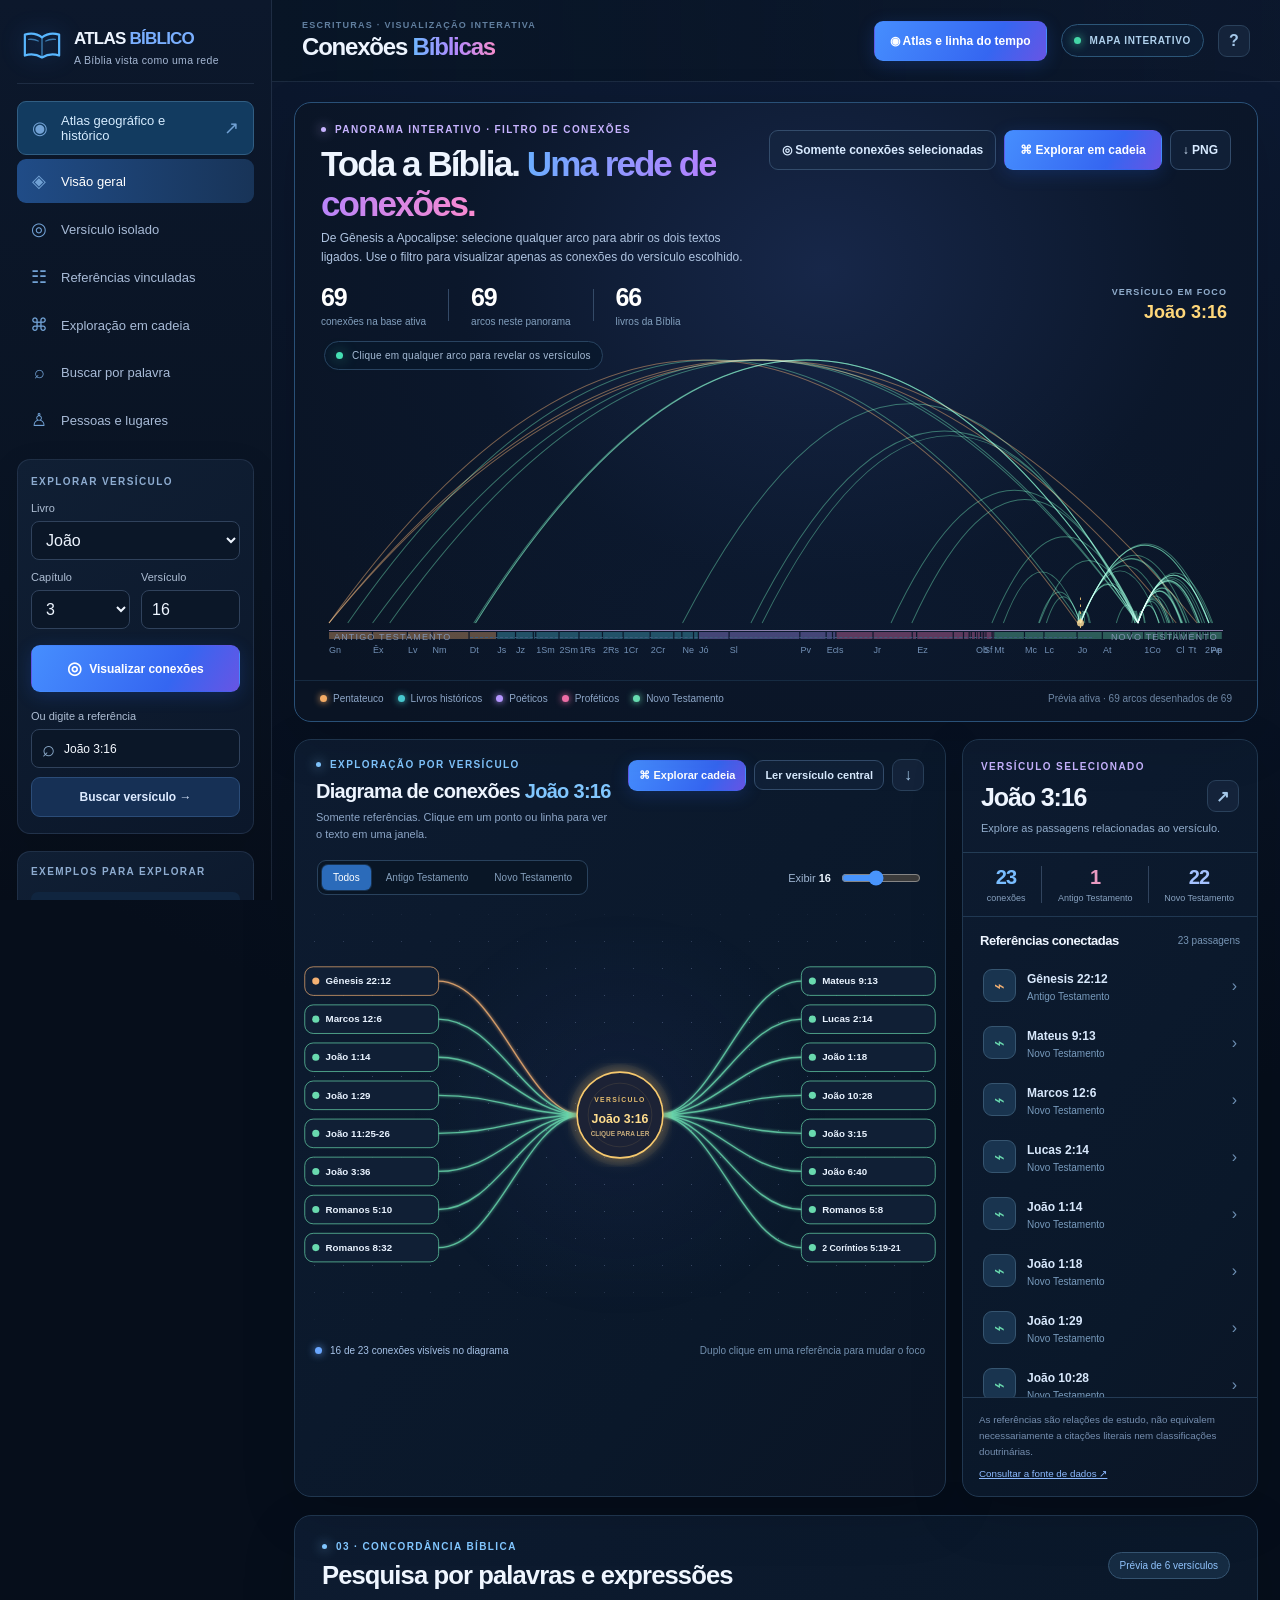
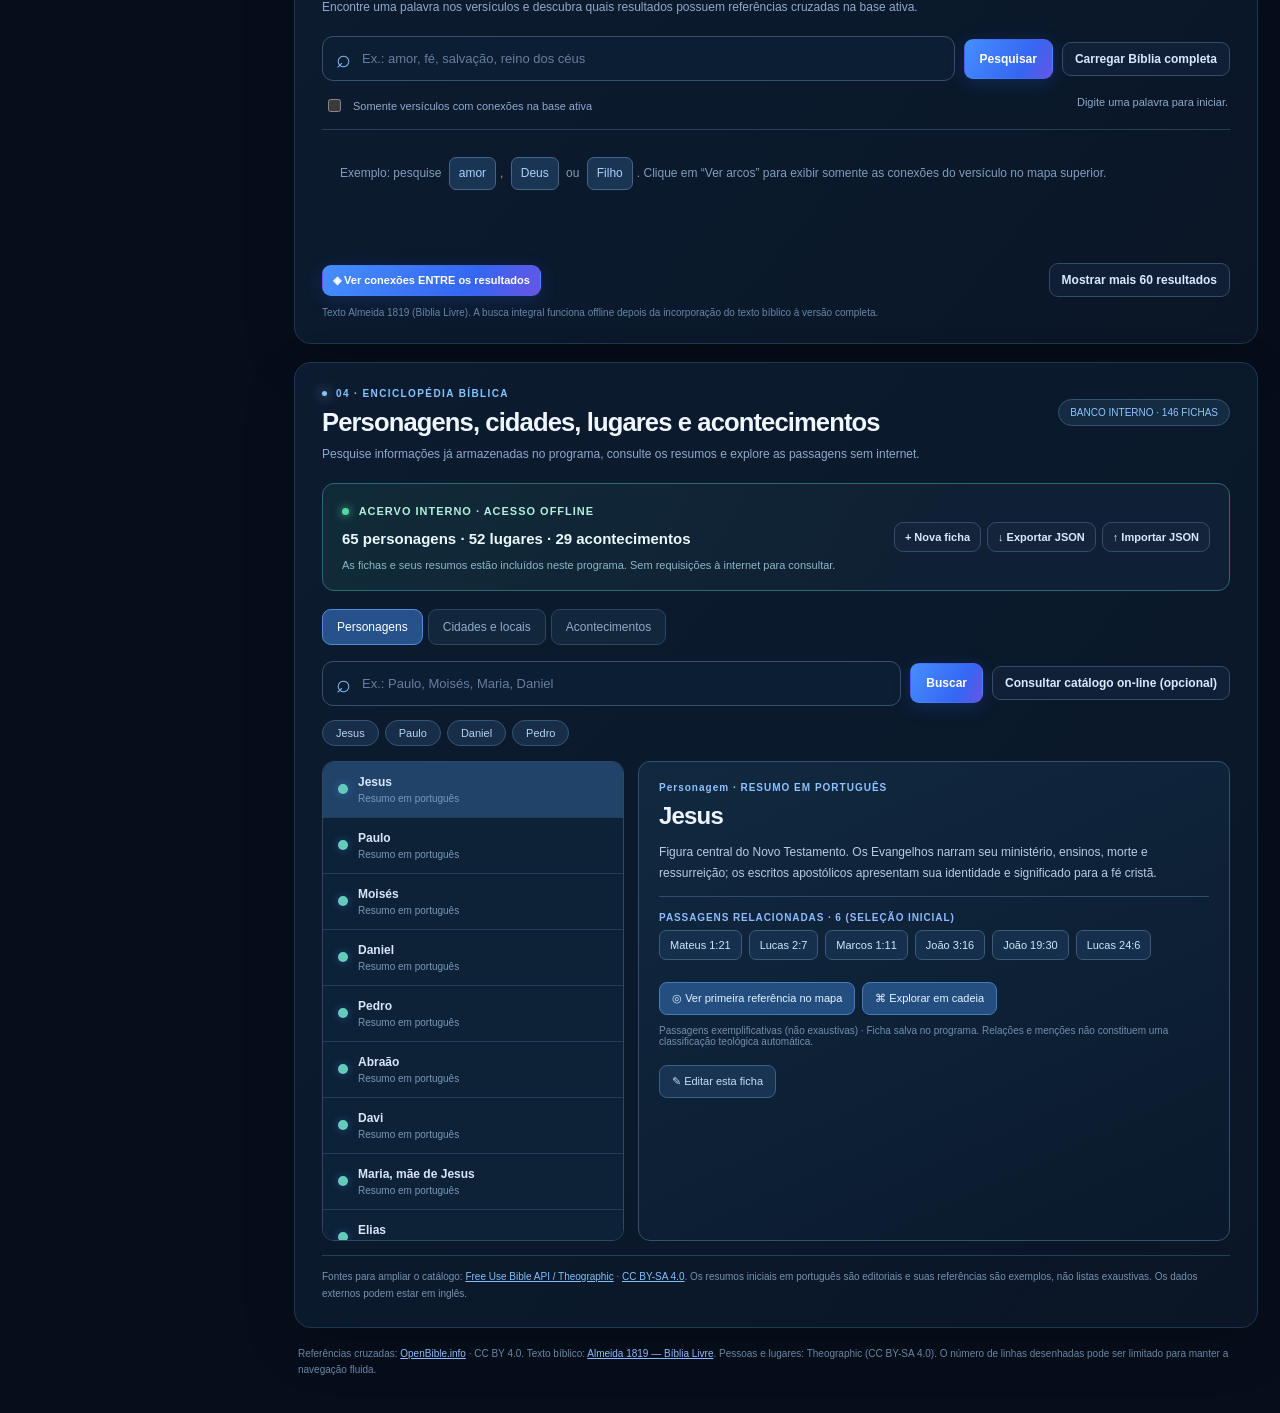
<file: index.html>
<!DOCTYPE html>
<html lang="pt-BR">
<head>
  <meta charset="UTF-8">
  <meta name="viewport" content="width=device-width, initial-scale=1.0">
  <meta name="theme-color" content="#07101d">
  <meta name="description" content="Atlas interativo de referências cruzadas da Bíblia: arcos clicáveis e diagrama de versículos.">
  <title>Atlas de Conexões Bíblicas</title>
  <link rel="stylesheet" href="style.css">
  <link rel="stylesheet" href="research.css">
</head>
<body>
  <div class="app-shell">
    <aside class="sidebar" id="sidebar">
      <div class="brand">
        <span class="brand-mark" aria-hidden="true"><svg viewBox="0 0 42 42" fill="none"><path d="M21 32C15 28.5 9 28 3 30V8c7-2 13-1 18 3 5-4 11-5 18-3v22c-6-2-12-1.5-18 2Z" stroke="currentColor" stroke-width="2.3" stroke-linejoin="round"/><path d="M21 11v21M7 13c4-.4 7 0 10 1.7M25 14.7c3-1.7 6-2.1 10-1.7" stroke="currentColor" stroke-width="1.5" stroke-linecap="round" opacity=".6"/></svg></span>
        <div><div class="brand-name">ATLAS <span>BÍBLICO</span></div><div class="brand-caption">A Bíblia vista como uma rede</div></div>
      </div>
      <nav class="sidebar-nav" aria-label="Navegação">
        <a class="nav-option" href="atlas.html" style="text-decoration:none;background:#123b60;border:1px solid #315e83;color:#d5ecff"><span>◉</span> Atlas geográfico e histórico <span style="margin-left:auto">↗</span></a>
        <button class="nav-option active" data-jump="geral"><span>◈</span> Visão geral</button>
        <button class="nav-option" data-jump="diagrama"><span>◎</span> Versículo isolado</button>
        <button class="nav-option" data-jump="lista"><span>☷</span> Referências vinculadas</button>
        <button class="nav-option" id="navChain"><span>⌘</span> Exploração em cadeia</button>
        <button class="nav-option" data-jump="pesquisa"><span>⌕</span> Buscar por palavra</button>
        <button class="nav-option" data-jump="entidades"><span>♙</span> Pessoas e lugares</button>
      </nav>
      <section class="side-block">
        <div class="side-label">EXPLORAR VERSÍCULO</div>
        <label for="bookSelect">Livro</label>
        <select id="bookSelect"></select>
        <div class="side-grid">
          <div><label for="chapterSelect">Capítulo</label><select id="chapterSelect"></select></div>
          <div><label for="verseInput">Versículo</label><input id="verseInput" type="number" min="1" max="176" value="16" inputmode="numeric"></div>
        </div>
        <button class="btn btn-primary btn-block" id="btnVisualizar"><span>◎</span> Visualizar conexões</button>
        <label class="label-search" for="searchInput">Ou digite a referência</label>
        <div class="search-wrap"><span>⌕</span><input id="searchInput" autocomplete="off" placeholder="Ex.: Hebreus 2:3" aria-label="Pesquisar referência"></div>
        <button class="btn btn-secondary btn-block" id="btnBuscar">Buscar versículo →</button>
      </section>
      <section class="side-block compact">
        <div class="side-label">EXEMPLOS PARA EXPLORAR</div>
        <div class="preset-list">
          <button data-preset="John.3.16">João 3:16 <span>→</span></button>
          <button data-preset="Rom.8.28">Romanos 8:28 <span>→</span></button>
          <button data-preset="Gen.1.1">Gênesis 1:1 <span>→</span></button>
        </div>
      </section>
      <section class="side-block compact side-dataset">
        <div class="side-label">DADOS DO ATLAS</div>
        <div class="data-status"><span class="status-dot" id="statusDot"></span><span id="dataStatus">Prévia inicial disponível</span></div>
        <div class="progress-outer" id="progressOuter"><div class="progress-inner" id="progressInner"></div></div>
        <button class="btn btn-outline btn-block" id="btnCarregar">Carregar base completa</button>
        <label class="file-import" for="importFile">Ou importar arquivo TSV/TXT local <span>↗</span></label>
        <input id="importFile" type="file" accept=".txt,.tsv,text/plain" hidden>
        <div class="small-muted">Referências: OpenBible.info (CC BY 4.0). Texto: Almeida 1819 (Bíblia Livre).</div>
      </section>
      <div class="sidebar-bottom">ATLAS DE CONEXÕES BÍBLICAS<br><span>Versão 2.0 · Interface em português</span></div>
    </aside>

    <div class="body-column">
      <header class="topbar">
        <div class="topbar-main"><button id="menuToggle" class="icon-btn mobile-only" aria-label="Abrir menu">☰</button><div class="eyebrow">ESCRITURAS · VISUALIZAÇÃO INTERATIVA</div><div class="top-title">Conexões <span>Bíblicas</span></div></div>
        <div class="topbar-right"><a href="atlas.html" class="btn btn-primary" style="text-decoration:none">◉ Atlas e linha do tempo</a><div class="live-pill"><span></span> MAPA INTERATIVO</div><button class="icon-btn" id="btnInfo" title="Como funciona">?</button></div>
      </header>
      <main class="main-content">
        <section class="hero-panel panel" id="geral">
          <div class="hero-header"><div><div class="section-kicker"><span class="kicker-mark"></span> PANORAMA INTERATIVO · FILTRO DE CONEXÕES</div><h1 id="heroHeading">Toda a Bíblia. <em>Uma rede de conexões.</em></h1><p id="heroExplainer">De Gênesis a Apocalipse: selecione qualquer arco para abrir os dois textos ligados. Use “Somente conexões selecionadas” para ocultar os demais.</p></div><div class="hero-actions"><button class="btn btn-ghost" id="btnFocusArcs" aria-pressed="false">◎ Somente conexões selecionadas</button><button class="btn btn-primary" id="btnExploreChain">⌘ Explorar em cadeia</button><button class="btn btn-ghost" id="btnDownload" title="Salvar o mapa geral em PNG">↓ PNG</button></div></div>
          <div class="hero-stats"><div class="hero-stat"><strong id="statTotal">68</strong><span>conexões na base ativa</span></div><div class="stat-divider"></div><div class="hero-stat"><strong id="statDrawn">68</strong><span>arcos neste panorama</span></div><div class="stat-divider"></div><div class="hero-stat"><strong>66</strong><span>livros da Bíblia</span></div><div class="hero-verse"><span>VERSÍCULO EM FOCO</span><strong id="focusRefHero">João 3:16</strong></div></div>
          <div class="canvas-area" id="canvasArea"><canvas id="atlasCanvas" aria-label="Mapa geral de referências bíblicas; mova o cursor sobre os arcos e clique para ver os versículos"></canvas><div class="atlas-tooltip" id="atlasTip" role="status"></div><div class="map-instruction"><span class="pulse-dot"></span> Clique em qualquer arco para revelar os versículos</div><div class="map-topcaption">ANTIGO TESTAMENTO <span></span> NOVO TESTAMENTO</div></div>
          <div class="map-bottom"><div class="color-legend"><span><i style="--c:#f3ab65"></i> Pentateuco</span><span><i style="--c:#47c7ce"></i> Livros históricos</span><span><i style="--c:#b596ff"></i> Poéticos</span><span><i style="--c:#ec6da5"></i> Proféticos</span><span><i style="--c:#66dbaf"></i> Novo Testamento</span></div><span class="muted" id="mapCaption">Visão inicial · dados de exemplo documentados</span></div>
        </section>

        <section class="workspace" id="diagrama">
          <article class="network-panel panel">
            <div class="panel-header"><div><div class="section-kicker blue"><span class="kicker-mark"></span> EXPLORAÇÃO POR VERSÍCULO</div><h2>Diagrama de conexões <span id="networkFocusName">João 3:16</span></h2><p>Somente referências. Clique em um ponto ou linha para ver o texto em uma janela.</p></div><div class="network-actions"><button class="btn btn-primary btn-small" id="btnChainFromNetwork">⌘ Explorar cadeia</button><button class="btn btn-ghost btn-small" id="btnOpenCenter">Ler versículo central</button><button class="icon-btn" id="btnGraphOut" title="Salvar diagrama em SVG">↓</button></div></div>
            <div class="network-filters"><div class="segmented" role="group" aria-label="Filtrar conexões"><button class="selected" data-testament="all">Todos</button><button data-testament="AT">Antigo Testamento</button><button data-testament="NT">Novo Testamento</button></div><div class="range-control"><label for="limitRange">Exibir <strong id="limitText">16</strong></label><input type="range" min="4" max="32" step="2" id="limitRange" value="16"></div></div>
            <div class="network-surface"><div class="net-backdrop"></div><svg id="networkSvg" viewBox="0 0 1000 500" preserveAspectRatio="xMidYMid meet" role="img" aria-label="Diagrama interativo das relações do versículo selecionado"><defs><filter id="centralGlow"><feGaussianBlur stdDeviation="9" result="blur"/><feMerge><feMergeNode in="blur"/><feMergeNode in="SourceGraphic"/></feMerge></filter><filter id="lineGlow"><feGaussianBlur stdDeviation="2.5" result="blur"/><feMerge><feMergeNode in="blur"/><feMergeNode in="SourceGraphic"/></feMerge></filter></defs><g id="networkContent"></g></svg></div>
            <div class="network-footer"><div><span class="status-dot blue-dot"></span> <span id="networkCounter">Carregando referências...</span></div><span>Duplo clique em uma referência para mudar o foco</span></div>
          </article>
          <aside class="details-panel panel" id="lista">
            <div class="detail-header"><div class="section-kicker">VERSÍCULO SELECIONADO</div><div class="detail-main-title"><h2 id="focusRefSide">João 3:16</h2><button class="icon-btn" id="btnReadFocus" title="Ler versículo">↗</button></div><p>Explore as passagens relacionadas ao versículo.</p></div>
            <div class="detail-stats"><div><strong id="relatedTotal">23</strong><span>conexões</span></div><div><strong id="relatedOld">1</strong><span>Antigo Testamento</span></div><div><strong id="relatedNew">22</strong><span>Novo Testamento</span></div></div>
            <div class="list-heading"><h3>Referências conectadas</h3><span id="listedAmount">23 passagens</span></div>
            <div class="related-list" id="relatedList"></div>
            <div class="details-bottom">As referências são relações de estudo, não equivalem necessariamente a citações literais nem classificações doutrinárias.<br><a href="https://openbible.info/labs/cross-references/" target="_blank" rel="noopener">Consultar a fonte de dados ↗</a></div>
          </aside>
        </section>

        <section class="research-panel panel" id="pesquisa">
          <div class="section-kicker blue"><span class="kicker-mark"></span> 03 · CONCORDÂNCIA BÍBLICA</div>
          <div class="research-heading"><div><h2>Pesquisa por palavras e expressões</h2><p>Encontre uma palavra nos versículos e descubra quais resultados possuem referências cruzadas na base ativa.</p></div><div class="data-pill" id="bibleSearchStatus">Prévia de 6 versículos</div></div>
          <div class="research-controls"><div class="research-search"><span>⌕</span><input id="wordSearchInput" placeholder="Ex.: amor, fé, salvação, reino dos céus" autocomplete="off" aria-label="Palavra ou expressão bíblica"></div><button class="btn btn-primary" id="btnWordSearch">Pesquisar</button><button class="btn btn-ghost" id="btnLoadBible">Carregar Bíblia completa</button></div>
          <div class="research-line"><label><input type="checkbox" id="wordOnlyConnected"> Somente versículos com conexões na base ativa</label><span id="wordSearchCounter">Digite uma palavra para iniciar.</span></div>
          <div class="word-results" id="wordResults"><div class="research-empty">Exemplo: pesquise <button data-word-example="amor">amor</button>, <button data-word-example="Deus">Deus</button> ou <button data-word-example="Filho">Filho</button>. Clique em “Ver arcos” para exibir somente as conexões do versículo no mapa superior.</div></div>
          <div class="research-bottom"><button class="btn btn-primary btn-small" id="btnSearchArcs" hidden>◈ Ver conexões ENTRE os resultados</button><button class="btn btn-ghost" id="wordMore" hidden>Mostrar mais 60 resultados</button><span>Texto Almeida 1819 (Bíblia Livre). A busca integral funciona offline depois da incorporação do texto bíblico à versão completa.</span></div>
        </section>

        <section class="entities-panel panel" id="entidades">
          <div class="section-kicker blue"><span class="kicker-mark"></span> 04 · ENCICLOPÉDIA BÍBLICA</div>
          <div class="research-heading"><div><h2>Personagens, cidades, lugares e acontecimentos</h2><p>Pesquise informações já armazenadas no programa, consulte os resumos e explore as passagens sem internet.</p></div><div class="data-pill" id="entityDataStatus">BASE LOCAL</div></div>
          <div class="local-db-banner"><div><b><span class="local-db-indicator"></span> ACERVO INTERNO · ACESSO OFFLINE</b><p id="localDbCounts">Carregando banco interno...</p><small>As fichas e seus resumos estão incluídos neste programa. Sem requisições à internet para consultar.</small></div><div class="local-db-actions"><button class="btn btn-ghost btn-small" id="entityNew">+ Nova ficha</button><button class="btn btn-ghost btn-small" id="entityExport">↓ Exportar JSON</button><label class="btn btn-ghost btn-small local-file-label" for="entityImport">↑ Importar JSON</label><input id="entityImport" type="file" accept=".json,application/json" hidden></div></div>
          <div class="research-tabs" role="group" aria-label="Tipo de pesquisa"><button class="selected" data-entity-mode="people">Personagens</button><button data-entity-mode="places">Cidades e locais</button><button data-entity-mode="events">Acontecimentos</button></div>
          <div class="research-controls"><div class="research-search"><span>⌕</span><input id="entityQuery" placeholder="Ex.: Paulo, Moisés, Jerusalém, Belém" autocomplete="off" aria-label="Pesquisar pessoas lugares ou eventos"></div><button class="btn btn-primary" id="btnEntitySearch">Buscar</button><button class="btn btn-ghost" id="btnLoadEntities">Consultar catálogo on-line (opcional)</button></div>
          <div class="entity-chips" id="entityExamples"><button data-entity-example="Jesus">Jesus</button><button data-entity-example="Paulo">Paulo</button><button data-entity-example="Daniel">Daniel</button><button data-entity-example="Pedro">Pedro</button></div>
          <div class="entity-grid"><div class="entity-results" id="entityResults"></div><div class="entity-profile" id="entityProfile"><div class="research-empty">Selecione um personagem, cidade, lugar ou acontecimento para visualizar seu resumo e os versículos relacionados.</div></div></div>
          <div class="entity-attribution">Fontes para ampliar o catálogo: <a href="https://bible.helloao.org/docs/pt/reference/datasets/" target="_blank" rel="noopener noreferrer">Free Use Bible API / Theographic</a> · <a href="https://creativecommons.org/licenses/by-sa/4.0/" target="_blank" rel="noopener noreferrer">CC BY-SA 4.0</a>. Os resumos iniciais em português são editoriais e suas referências são exemplos, não listas exaustivas. Os dados externos podem estar em inglês.</div>
        </section>
        <footer class="footer">Referências cruzadas: <a href="https://openbible.info/labs/cross-references/" target="_blank" rel="noopener">OpenBible.info</a> · CC BY 4.0. Texto bíblico: <a href="https://github.com/midvash/bible-data" target="_blank" rel="noopener">Almeida 1819 — Bíblia Livre</a>. Pessoas e lugares: Theographic (CC BY-SA 4.0). O número de linhas desenhadas pode ser limitado para manter a navegação fluida.</footer>
      </main>
    </div>
  </div>

  <div id="modalLayer" class="modal-layer" aria-hidden="true">
    <div class="modal-backdrop" data-close="true"></div>
    <section class="verse-modal" role="dialog" aria-modal="true" aria-labelledby="modalHeading">
      <div class="modal-top"><div><div class="section-kicker">BÍBLIA · TEXTO DA PASSAGEM</div><h2 id="modalHeading">Versículo</h2></div><button class="modal-close" id="modalClose" aria-label="Fechar janela">×</button></div>
      <div id="modalContents" class="modal-contents"></div>
      <div class="modal-footer"><span>Tradução: Almeida 1819 (Bíblia Livre)</span><button class="btn btn-ghost btn-small" id="modalCloseBottom">Fechar</button></div>
    </section>
  </div>

  <div class="chain-layer" id="chainLayer" aria-hidden="true">
    <div class="chain-app" role="dialog" aria-modal="true" aria-labelledby="chainHeading">
      <div class="chain-header"><div><div class="section-kicker blue">REDE EXPLORÁVEL · PASSO A PASSO</div><h2 id="chainHeading">Cadeia de conexões bíblicas</h2><p>Clique em um ponto para revelar os versículos ligados a ele. Clique novamente para carregar mais.</p></div><div class="chain-header-controls"><button class="btn btn-ghost" id="chainReset">↺ Reiniciar cadeia</button><button class="btn btn-primary" id="chainClose">Fechar ✕</button></div></div>
      <div class="chain-layout">
        <aside class="chain-sidebar"><div class="chain-sidebar-heading">VERSÍCULO DE ORIGEM</div><h3 id="chainRootRef">João 3:16</h3><p>A rede cresce ao longo das referências, sem conectar versículos que não possuem vínculo documentado.</p>
        <div class="chain-metrics"><div><b id="chainNodeCount">1</b><span>Pontos</span></div><div><b id="chainEdgeCount">0</b><span>Linhas</span></div><div><b id="chainDepth">0</b><span>Níveis</span></div></div>
        <div class="chain-sidebar-heading">CAMINHO ATUAL</div><div id="chainPath" class="chain-path"></div>
        <div class="chain-sidebar-heading">PONTO SELECIONADO</div><div id="chainInspector" class="chain-inspector"></div>
        <div class="chain-how">Cada ponto representa uma referência. As linhas representam conexões registradas na base ativa. Ao clicar em um ponto, o sistema mostra seus vínculos; ciclos e caminhos repetidos são mantidos sem duplicar os pontos.</div>
        </aside>
        <div class="chain-main"><div class="chain-tools"><span id="chainInfo">Clique no versículo inicial para expandir a cadeia</span><div><button id="chainZoomOut" title="Diminuir zoom">−</button><button id="chainZoomReset" title="Enquadrar">Ajustar</button><button id="chainZoomIn" title="Aumentar zoom">+</button></div></div><div class="chain-viewport" id="chainViewport"><svg id="chainSvg" viewBox="0 0 1200 670" aria-label="Grafo interativo de conexões bíblicas com pontos e linhas"><defs><filter id="chainGlow"><feGaussianBlur stdDeviation="5" result="blur"/><feMerge><feMergeNode in="blur"/><feMergeNode in="SourceGraphic"/></feMerge></filter></defs><g id="chainScene"></g></svg><div class="chain-hint">Arraste para navegar · Roda do mouse para zoom · Clique num ponto para expandir · Clique numa linha para ler os dois versículos.</div></div></div>
      </div>
    </div>
  </div>
  <div id="entityEditorLayer" class="entity-editor-layer" aria-hidden="true"><form id="entityEditorForm" class="entity-editor" role="dialog" aria-modal="true" aria-labelledby="entityEditorTitle"><header><div><small>ENCICLOPÉDIA BÍBLICA · BANCO INTERNO</small><h2 id="entityEditorTitle">Nova ficha</h2></div><button class="icon-btn" type="button" id="entityEditorClose" aria-label="Fechar">×</button></header><div class="entity-editor-form"><label>Categoria <select id="entityEditType"><option value="people">Personagem</option><option value="places">Cidade ou local</option><option value="events">Acontecimento</option></select></label><label>Nome <input id="entityEditName" required maxlength="180" placeholder="Ex.: Josias"></label><label>Outros nomes, separados por vírgulas <input id="entityEditAliases" placeholder="Ex.: apelido, outro nome"></label><label>Resumo <textarea id="entityEditSummary" rows="5" required placeholder="Informações verificáveis sobre o personagem ou local..."></textarea></label><label>Referências bíblicas (uma por linha) <textarea id="entityEditRefs" rows="5" placeholder="2 Reis 22:1&#10;2 Crônicas 34:3"></textarea></label></div><footer><small>Fichas editadas são salvas no navegador quando permitido. Use Exportar JSON como cópia de segurança.</small><button type="button" class="btn btn-ghost" id="entityEditorCancel">Cancelar</button><button type="submit" class="btn btn-primary">Salvar ficha</button></footer></form></div>
  <div id="toast" class="toast" role="status" aria-live="polite"></div>
  <script src="dados/enciclopedia_local.js"></script>
  <script src="app.js"></script>
  <script src="research.js"></script>
</body>
</html>
</file>
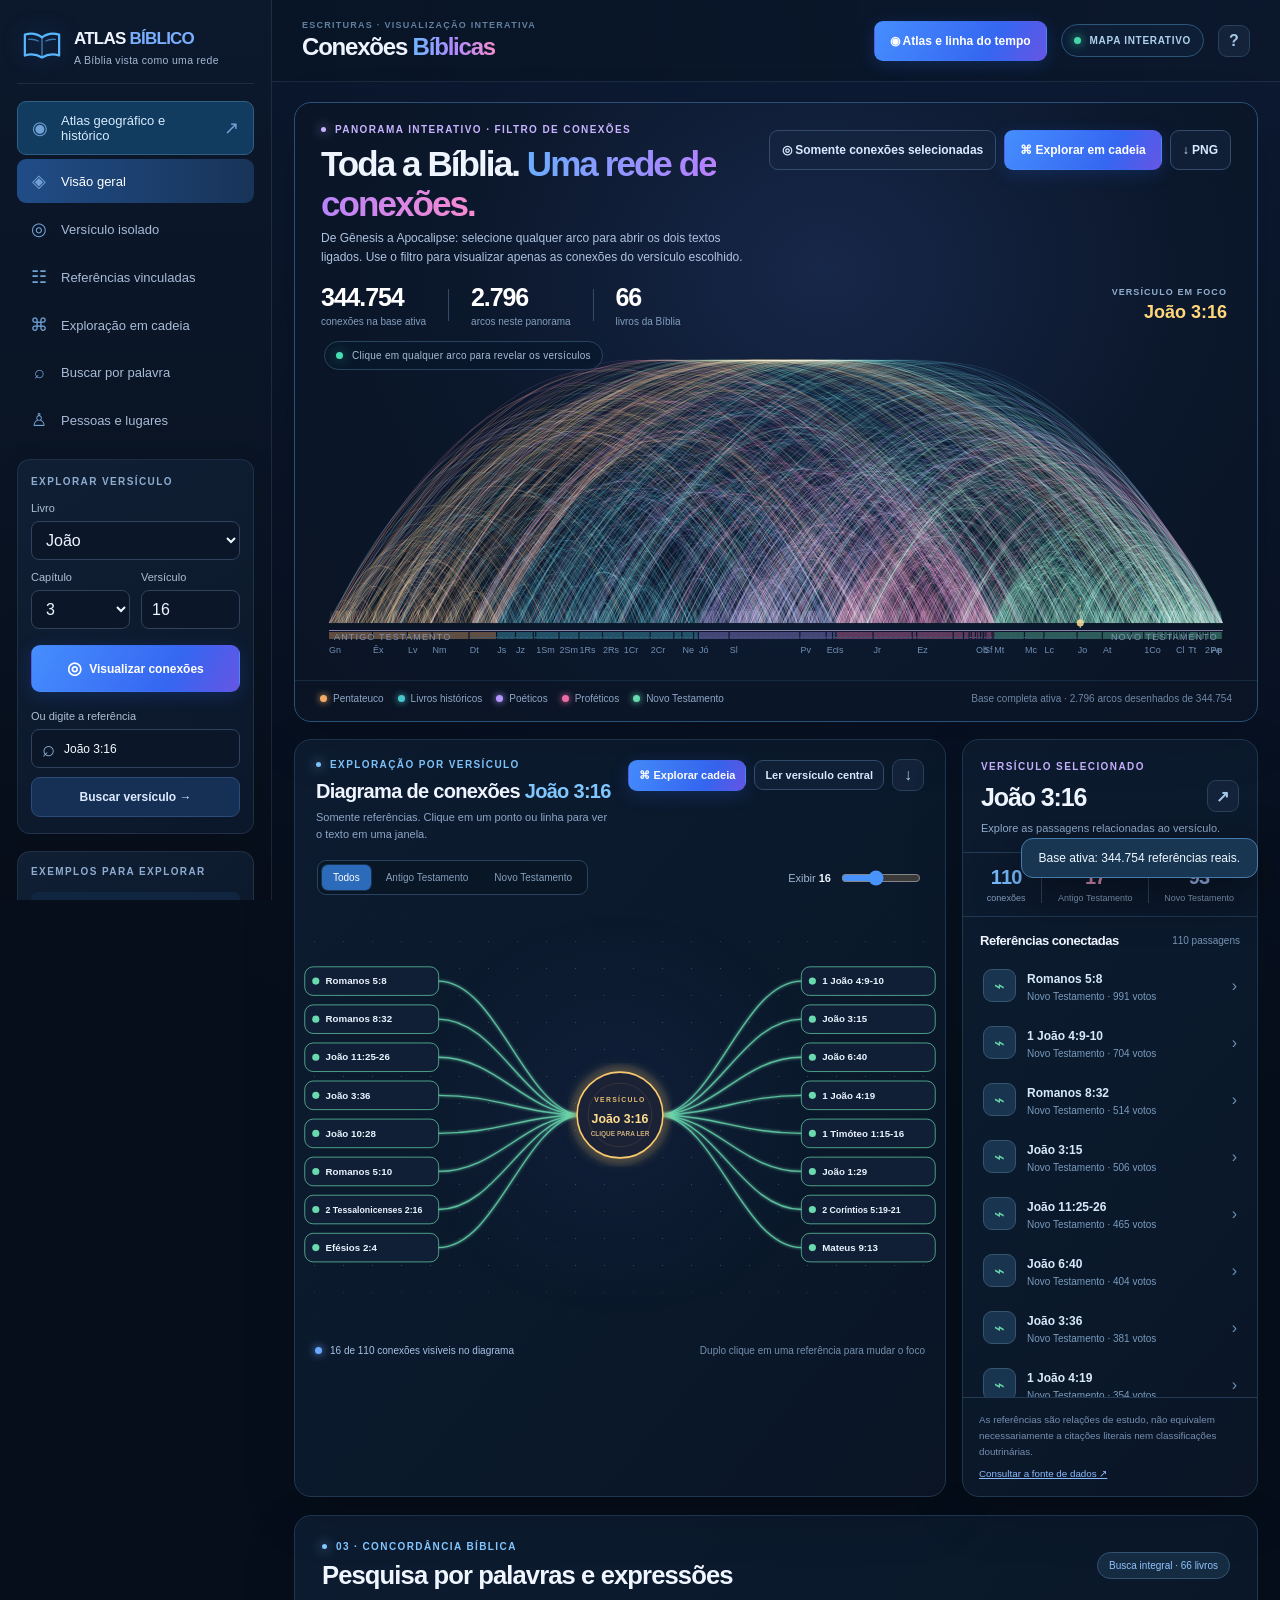
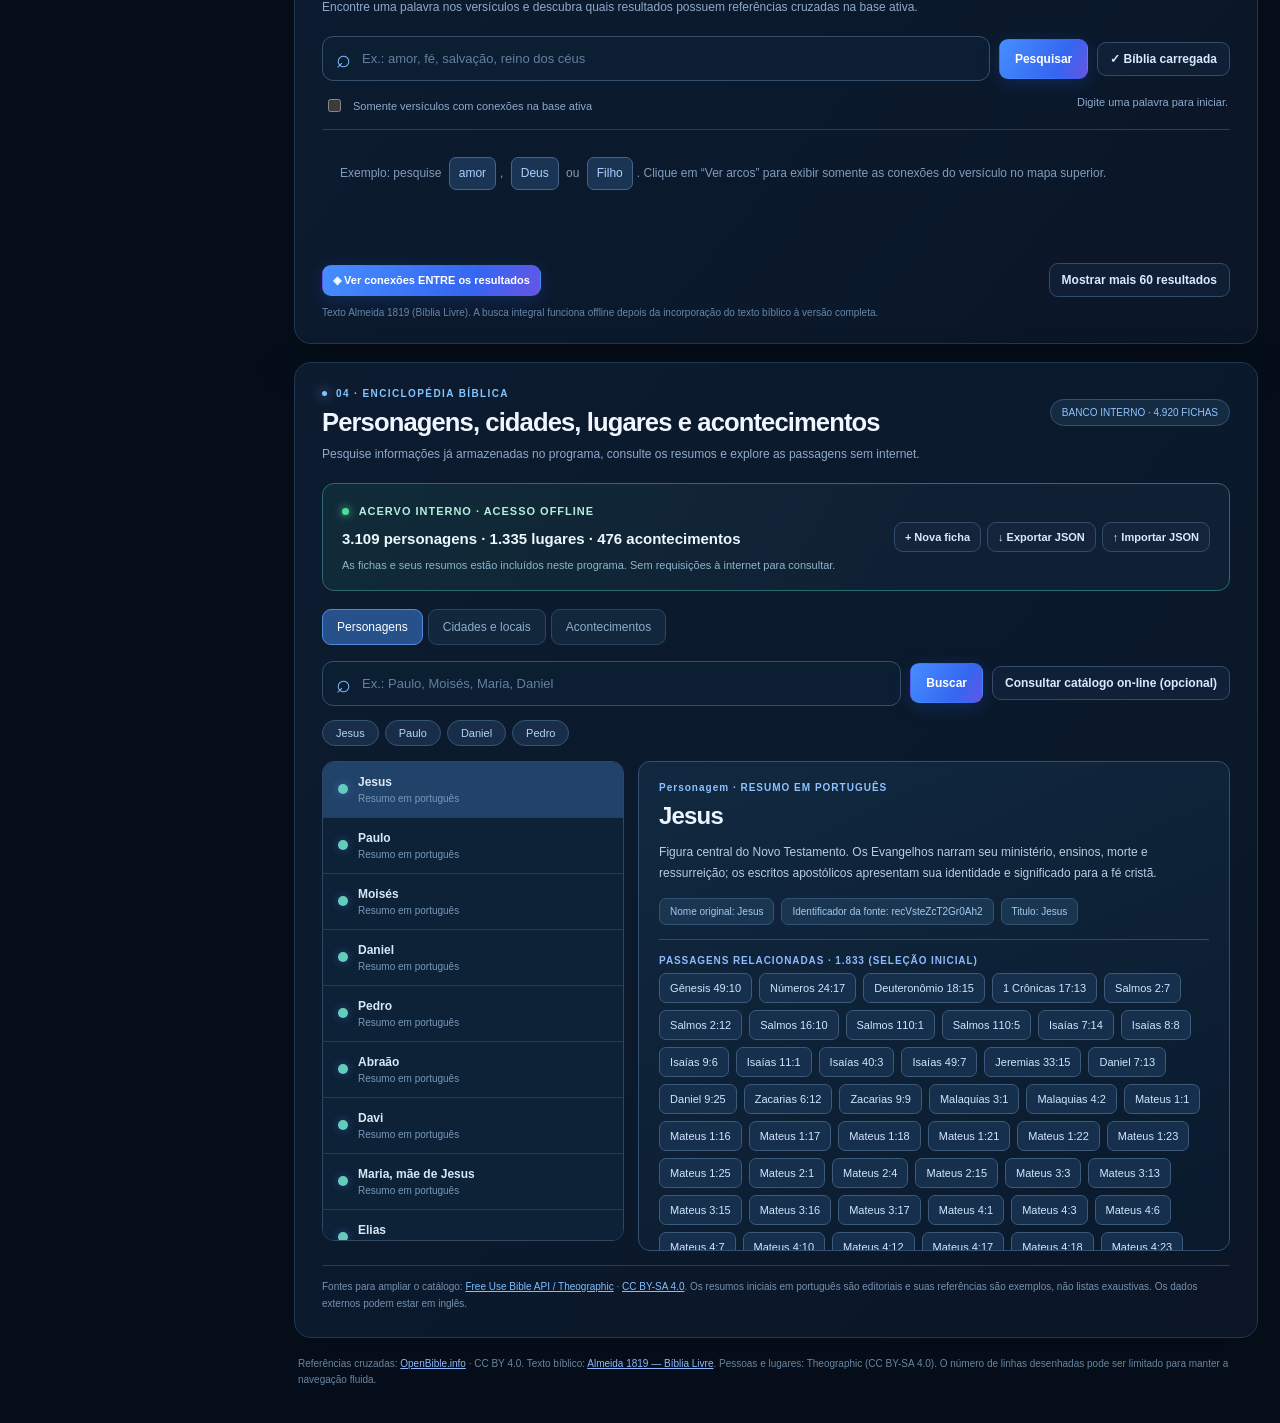
<file: publicacao_github/index.html>
<!DOCTYPE html>
<html lang="pt-BR">
<head>
  <meta charset="UTF-8">
  <meta name="viewport" content="width=device-width, initial-scale=1.0">
  <meta name="theme-color" content="#07101d">
  <meta name="description" content="Atlas interativo de referências cruzadas da Bíblia: arcos clicáveis e diagrama de versículos.">
  <title>Atlas de Conexões Bíblicas</title>
  <link rel="stylesheet" href="style.css">
  <link rel="stylesheet" href="research.css">
</head>
<body>
  <div class="app-shell">
    <aside class="sidebar" id="sidebar">
      <div class="brand">
        <span class="brand-mark" aria-hidden="true"><svg viewBox="0 0 42 42" fill="none"><path d="M21 32C15 28.5 9 28 3 30V8c7-2 13-1 18 3 5-4 11-5 18-3v22c-6-2-12-1.5-18 2Z" stroke="currentColor" stroke-width="2.3" stroke-linejoin="round"/><path d="M21 11v21M7 13c4-.4 7 0 10 1.7M25 14.7c3-1.7 6-2.1 10-1.7" stroke="currentColor" stroke-width="1.5" stroke-linecap="round" opacity=".6"/></svg></span>
        <div><div class="brand-name">ATLAS <span>BÍBLICO</span></div><div class="brand-caption">A Bíblia vista como uma rede</div></div>
      </div>
      <nav class="sidebar-nav" aria-label="Navegação">
        <a class="nav-option" href="atlas.html" style="text-decoration:none;background:#123b60;border:1px solid #315e83;color:#d5ecff"><span>◉</span> Atlas geográfico e histórico <span style="margin-left:auto">↗</span></a>
        <button class="nav-option active" data-jump="geral"><span>◈</span> Visão geral</button>
        <button class="nav-option" data-jump="diagrama"><span>◎</span> Versículo isolado</button>
        <button class="nav-option" data-jump="lista"><span>☷</span> Referências vinculadas</button>
        <button class="nav-option" id="navChain"><span>⌘</span> Exploração em cadeia</button>
        <button class="nav-option" data-jump="pesquisa"><span>⌕</span> Buscar por palavra</button>
        <button class="nav-option" data-jump="entidades"><span>♙</span> Pessoas e lugares</button>
      </nav>
      <section class="side-block">
        <div class="side-label">EXPLORAR VERSÍCULO</div>
        <label for="bookSelect">Livro</label>
        <select id="bookSelect"></select>
        <div class="side-grid">
          <div><label for="chapterSelect">Capítulo</label><select id="chapterSelect"></select></div>
          <div><label for="verseInput">Versículo</label><input id="verseInput" type="number" min="1" max="176" value="16" inputmode="numeric"></div>
        </div>
        <button class="btn btn-primary btn-block" id="btnVisualizar"><span>◎</span> Visualizar conexões</button>
        <label class="label-search" for="searchInput">Ou digite a referência</label>
        <div class="search-wrap"><span>⌕</span><input id="searchInput" autocomplete="off" placeholder="Ex.: Hebreus 2:3" aria-label="Pesquisar referência"></div>
        <button class="btn btn-secondary btn-block" id="btnBuscar">Buscar versículo →</button>
      </section>
      <section class="side-block compact">
        <div class="side-label">EXEMPLOS PARA EXPLORAR</div>
        <div class="preset-list">
          <button data-preset="John.3.16">João 3:16 <span>→</span></button>
          <button data-preset="Rom.8.28">Romanos 8:28 <span>→</span></button>
          <button data-preset="Gen.1.1">Gênesis 1:1 <span>→</span></button>
        </div>
      </section>
      <section class="side-block compact side-dataset">
        <div class="side-label">DADOS DO ATLAS</div>
        <div class="data-status"><span class="status-dot" id="statusDot"></span><span id="dataStatus">Prévia inicial disponível</span></div>
        <div class="progress-outer" id="progressOuter"><div class="progress-inner" id="progressInner"></div></div>
        <button class="btn btn-outline btn-block" id="btnCarregar">Carregar base completa</button>
        <label class="file-import" for="importFile">Ou importar arquivo TSV/TXT local <span>↗</span></label>
        <input id="importFile" type="file" accept=".txt,.tsv,text/plain" hidden>
        <div class="small-muted">Referências: OpenBible.info (CC BY 4.0). Texto: Almeida 1819 (Bíblia Livre).</div>
      </section>
      <div class="sidebar-bottom">ATLAS DE CONEXÕES BÍBLICAS<br><span>Versão 2.0 · Interface em português</span></div>
    </aside>

    <div class="body-column">
      <header class="topbar">
        <div class="topbar-main"><button id="menuToggle" class="icon-btn mobile-only" aria-label="Abrir menu">☰</button><div class="eyebrow">ESCRITURAS · VISUALIZAÇÃO INTERATIVA</div><div class="top-title">Conexões <span>Bíblicas</span></div></div>
        <div class="topbar-right"><a href="atlas.html" class="btn btn-primary" style="text-decoration:none">◉ Atlas e linha do tempo</a><div class="live-pill"><span></span> MAPA INTERATIVO</div><button class="icon-btn" id="btnInfo" title="Como funciona">?</button></div>
      </header>
      <main class="main-content">
        <section class="hero-panel panel" id="geral">
          <div class="hero-header"><div><div class="section-kicker"><span class="kicker-mark"></span> PANORAMA INTERATIVO · FILTRO DE CONEXÕES</div><h1 id="heroHeading">Toda a Bíblia. <em>Uma rede de conexões.</em></h1><p id="heroExplainer">De Gênesis a Apocalipse: selecione qualquer arco para abrir os dois textos ligados. Use “Somente conexões selecionadas” para ocultar os demais.</p></div><div class="hero-actions"><button class="btn btn-ghost" id="btnFocusArcs" aria-pressed="false">◎ Somente conexões selecionadas</button><button class="btn btn-primary" id="btnExploreChain">⌘ Explorar em cadeia</button><button class="btn btn-ghost" id="btnDownload" title="Salvar o mapa geral em PNG">↓ PNG</button></div></div>
          <div class="hero-stats"><div class="hero-stat"><strong id="statTotal">68</strong><span>conexões na base ativa</span></div><div class="stat-divider"></div><div class="hero-stat"><strong id="statDrawn">68</strong><span>arcos neste panorama</span></div><div class="stat-divider"></div><div class="hero-stat"><strong>66</strong><span>livros da Bíblia</span></div><div class="hero-verse"><span>VERSÍCULO EM FOCO</span><strong id="focusRefHero">João 3:16</strong></div></div>
          <div class="canvas-area" id="canvasArea"><canvas id="atlasCanvas" aria-label="Mapa geral de referências bíblicas; mova o cursor sobre os arcos e clique para ver os versículos"></canvas><div class="atlas-tooltip" id="atlasTip" role="status"></div><div class="map-instruction"><span class="pulse-dot"></span> Clique em qualquer arco para revelar os versículos</div><div class="map-topcaption">ANTIGO TESTAMENTO <span></span> NOVO TESTAMENTO</div></div>
          <div class="map-bottom"><div class="color-legend"><span><i style="--c:#f3ab65"></i> Pentateuco</span><span><i style="--c:#47c7ce"></i> Livros históricos</span><span><i style="--c:#b596ff"></i> Poéticos</span><span><i style="--c:#ec6da5"></i> Proféticos</span><span><i style="--c:#66dbaf"></i> Novo Testamento</span></div><span class="muted" id="mapCaption">Visão inicial · dados de exemplo documentados</span></div>
        </section>

        <section class="workspace" id="diagrama">
          <article class="network-panel panel">
            <div class="panel-header"><div><div class="section-kicker blue"><span class="kicker-mark"></span> EXPLORAÇÃO POR VERSÍCULO</div><h2>Diagrama de conexões <span id="networkFocusName">João 3:16</span></h2><p>Somente referências. Clique em um ponto ou linha para ver o texto em uma janela.</p></div><div class="network-actions"><button class="btn btn-primary btn-small" id="btnChainFromNetwork">⌘ Explorar cadeia</button><button class="btn btn-ghost btn-small" id="btnOpenCenter">Ler versículo central</button><button class="icon-btn" id="btnGraphOut" title="Salvar diagrama em SVG">↓</button></div></div>
            <div class="network-filters"><div class="segmented" role="group" aria-label="Filtrar conexões"><button class="selected" data-testament="all">Todos</button><button data-testament="AT">Antigo Testamento</button><button data-testament="NT">Novo Testamento</button></div><div class="range-control"><label for="limitRange">Exibir <strong id="limitText">16</strong></label><input type="range" min="4" max="32" step="2" id="limitRange" value="16"></div></div>
            <div class="network-surface"><div class="net-backdrop"></div><svg id="networkSvg" viewBox="0 0 1000 500" preserveAspectRatio="xMidYMid meet" role="img" aria-label="Diagrama interativo das relações do versículo selecionado"><defs><filter id="centralGlow"><feGaussianBlur stdDeviation="9" result="blur"/><feMerge><feMergeNode in="blur"/><feMergeNode in="SourceGraphic"/></feMerge></filter><filter id="lineGlow"><feGaussianBlur stdDeviation="2.5" result="blur"/><feMerge><feMergeNode in="blur"/><feMergeNode in="SourceGraphic"/></feMerge></filter></defs><g id="networkContent"></g></svg></div>
            <div class="network-footer"><div><span class="status-dot blue-dot"></span> <span id="networkCounter">Carregando referências...</span></div><span>Duplo clique em uma referência para mudar o foco</span></div>
          </article>
          <aside class="details-panel panel" id="lista">
            <div class="detail-header"><div class="section-kicker">VERSÍCULO SELECIONADO</div><div class="detail-main-title"><h2 id="focusRefSide">João 3:16</h2><button class="icon-btn" id="btnReadFocus" title="Ler versículo">↗</button></div><p>Explore as passagens relacionadas ao versículo.</p></div>
            <div class="detail-stats"><div><strong id="relatedTotal">23</strong><span>conexões</span></div><div><strong id="relatedOld">1</strong><span>Antigo Testamento</span></div><div><strong id="relatedNew">22</strong><span>Novo Testamento</span></div></div>
            <div class="list-heading"><h3>Referências conectadas</h3><span id="listedAmount">23 passagens</span></div>
            <div class="related-list" id="relatedList"></div>
            <div class="details-bottom">As referências são relações de estudo, não equivalem necessariamente a citações literais nem classificações doutrinárias.<br><a href="https://openbible.info/labs/cross-references/" target="_blank" rel="noopener">Consultar a fonte de dados ↗</a></div>
          </aside>
        </section>

        <section class="research-panel panel" id="pesquisa">
          <div class="section-kicker blue"><span class="kicker-mark"></span> 03 · CONCORDÂNCIA BÍBLICA</div>
          <div class="research-heading"><div><h2>Pesquisa por palavras e expressões</h2><p>Encontre uma palavra nos versículos e descubra quais resultados possuem referências cruzadas na base ativa.</p></div><div class="data-pill" id="bibleSearchStatus">Prévia de 6 versículos</div></div>
          <div class="research-controls"><div class="research-search"><span>⌕</span><input id="wordSearchInput" placeholder="Ex.: amor, fé, salvação, reino dos céus" autocomplete="off" aria-label="Palavra ou expressão bíblica"></div><button class="btn btn-primary" id="btnWordSearch">Pesquisar</button><button class="btn btn-ghost" id="btnLoadBible">Carregar Bíblia completa</button></div>
          <div class="research-line"><label><input type="checkbox" id="wordOnlyConnected"> Somente versículos com conexões na base ativa</label><span id="wordSearchCounter">Digite uma palavra para iniciar.</span></div>
          <div class="word-results" id="wordResults"><div class="research-empty">Exemplo: pesquise <button data-word-example="amor">amor</button>, <button data-word-example="Deus">Deus</button> ou <button data-word-example="Filho">Filho</button>. Clique em “Ver arcos” para exibir somente as conexões do versículo no mapa superior.</div></div>
          <div class="research-bottom"><button class="btn btn-primary btn-small" id="btnSearchArcs" hidden>◈ Ver conexões ENTRE os resultados</button><button class="btn btn-ghost" id="wordMore" hidden>Mostrar mais 60 resultados</button><span>Texto Almeida 1819 (Bíblia Livre). A busca integral funciona offline depois da incorporação do texto bíblico à versão completa.</span></div>
        </section>

        <section class="entities-panel panel" id="entidades">
          <div class="section-kicker blue"><span class="kicker-mark"></span> 04 · ENCICLOPÉDIA BÍBLICA</div>
          <div class="research-heading"><div><h2>Personagens, cidades, lugares e acontecimentos</h2><p>Pesquise informações já armazenadas no programa, consulte os resumos e explore as passagens sem internet.</p></div><div class="data-pill" id="entityDataStatus">BASE LOCAL</div></div>
          <div class="local-db-banner"><div><b><span class="local-db-indicator"></span> ACERVO INTERNO · ACESSO OFFLINE</b><p id="localDbCounts">Carregando banco interno...</p><small>As fichas e seus resumos estão incluídos neste programa. Sem requisições à internet para consultar.</small></div><div class="local-db-actions"><button class="btn btn-ghost btn-small" id="entityNew">+ Nova ficha</button><button class="btn btn-ghost btn-small" id="entityExport">↓ Exportar JSON</button><label class="btn btn-ghost btn-small local-file-label" for="entityImport">↑ Importar JSON</label><input id="entityImport" type="file" accept=".json,application/json" hidden></div></div>
          <div class="research-tabs" role="group" aria-label="Tipo de pesquisa"><button class="selected" data-entity-mode="people">Personagens</button><button data-entity-mode="places">Cidades e locais</button><button data-entity-mode="events">Acontecimentos</button></div>
          <div class="research-controls"><div class="research-search"><span>⌕</span><input id="entityQuery" placeholder="Ex.: Paulo, Moisés, Jerusalém, Belém" autocomplete="off" aria-label="Pesquisar pessoas lugares ou eventos"></div><button class="btn btn-primary" id="btnEntitySearch">Buscar</button><button class="btn btn-ghost" id="btnLoadEntities">Consultar catálogo on-line (opcional)</button></div>
          <div class="entity-chips" id="entityExamples"><button data-entity-example="Jesus">Jesus</button><button data-entity-example="Paulo">Paulo</button><button data-entity-example="Daniel">Daniel</button><button data-entity-example="Pedro">Pedro</button></div>
          <div class="entity-grid"><div class="entity-results" id="entityResults"></div><div class="entity-profile" id="entityProfile"><div class="research-empty">Selecione um personagem, cidade, lugar ou acontecimento para visualizar seu resumo e os versículos relacionados.</div></div></div>
          <div class="entity-attribution">Fontes para ampliar o catálogo: <a href="https://bible.helloao.org/docs/pt/reference/datasets/" target="_blank" rel="noopener noreferrer">Free Use Bible API / Theographic</a> · <a href="https://creativecommons.org/licenses/by-sa/4.0/" target="_blank" rel="noopener noreferrer">CC BY-SA 4.0</a>. Os resumos iniciais em português são editoriais e suas referências são exemplos, não listas exaustivas. Os dados externos podem estar em inglês.</div>
        </section>
        <footer class="footer">Referências cruzadas: <a href="https://openbible.info/labs/cross-references/" target="_blank" rel="noopener">OpenBible.info</a> · CC BY 4.0. Texto bíblico: <a href="https://github.com/midvash/bible-data" target="_blank" rel="noopener">Almeida 1819 — Bíblia Livre</a>. Pessoas e lugares: Theographic (CC BY-SA 4.0). O número de linhas desenhadas pode ser limitado para manter a navegação fluida.</footer>
      </main>
    </div>
  </div>

  <div id="modalLayer" class="modal-layer" aria-hidden="true">
    <div class="modal-backdrop" data-close="true"></div>
    <section class="verse-modal" role="dialog" aria-modal="true" aria-labelledby="modalHeading">
      <div class="modal-top"><div><div class="section-kicker">BÍBLIA · TEXTO DA PASSAGEM</div><h2 id="modalHeading">Versículo</h2></div><button class="modal-close" id="modalClose" aria-label="Fechar janela">×</button></div>
      <div id="modalContents" class="modal-contents"></div>
      <div class="modal-footer"><span>Tradução: Almeida 1819 (Bíblia Livre)</span><button class="btn btn-ghost btn-small" id="modalCloseBottom">Fechar</button></div>
    </section>
  </div>

  <div class="chain-layer" id="chainLayer" aria-hidden="true">
    <div class="chain-app" role="dialog" aria-modal="true" aria-labelledby="chainHeading">
      <div class="chain-header"><div><div class="section-kicker blue">REDE EXPLORÁVEL · PASSO A PASSO</div><h2 id="chainHeading">Cadeia de conexões bíblicas</h2><p>Clique em um ponto para revelar os versículos ligados a ele. Clique novamente para carregar mais.</p></div><div class="chain-header-controls"><button class="btn btn-ghost" id="chainReset">↺ Reiniciar cadeia</button><button class="btn btn-primary" id="chainClose">Fechar ✕</button></div></div>
      <div class="chain-layout">
        <aside class="chain-sidebar"><div class="chain-sidebar-heading">VERSÍCULO DE ORIGEM</div><h3 id="chainRootRef">João 3:16</h3><p>A rede cresce ao longo das referências, sem conectar versículos que não possuem vínculo documentado.</p>
        <div class="chain-metrics"><div><b id="chainNodeCount">1</b><span>Pontos</span></div><div><b id="chainEdgeCount">0</b><span>Linhas</span></div><div><b id="chainDepth">0</b><span>Níveis</span></div></div>
        <div class="chain-sidebar-heading">CAMINHO ATUAL</div><div id="chainPath" class="chain-path"></div>
        <div class="chain-sidebar-heading">PONTO SELECIONADO</div><div id="chainInspector" class="chain-inspector"></div>
        <div class="chain-how">Cada ponto representa uma referência. As linhas representam conexões registradas na base ativa. Ao clicar em um ponto, o sistema mostra seus vínculos; ciclos e caminhos repetidos são mantidos sem duplicar os pontos.</div>
        </aside>
        <div class="chain-main"><div class="chain-tools"><span id="chainInfo">Clique no versículo inicial para expandir a cadeia</span><div><button id="chainZoomOut" title="Diminuir zoom">−</button><button id="chainZoomReset" title="Enquadrar">Ajustar</button><button id="chainZoomIn" title="Aumentar zoom">+</button></div></div><div class="chain-viewport" id="chainViewport"><svg id="chainSvg" viewBox="0 0 1200 670" aria-label="Grafo interativo de conexões bíblicas com pontos e linhas"><defs><filter id="chainGlow"><feGaussianBlur stdDeviation="5" result="blur"/><feMerge><feMergeNode in="blur"/><feMergeNode in="SourceGraphic"/></feMerge></filter></defs><g id="chainScene"></g></svg><div class="chain-hint">Arraste para navegar · Roda do mouse para zoom · Clique num ponto para expandir · Clique numa linha para ler os dois versículos.</div></div></div>
      </div>
    </div>
  </div>
  <div id="entityEditorLayer" class="entity-editor-layer" aria-hidden="true"><form id="entityEditorForm" class="entity-editor" role="dialog" aria-modal="true" aria-labelledby="entityEditorTitle"><header><div><small>ENCICLOPÉDIA BÍBLICA · BANCO INTERNO</small><h2 id="entityEditorTitle">Nova ficha</h2></div><button class="icon-btn" type="button" id="entityEditorClose" aria-label="Fechar">×</button></header><div class="entity-editor-form"><label>Categoria <select id="entityEditType"><option value="people">Personagem</option><option value="places">Cidade ou local</option><option value="events">Acontecimento</option></select></label><label>Nome <input id="entityEditName" required maxlength="180" placeholder="Ex.: Josias"></label><label>Outros nomes, separados por vírgulas <input id="entityEditAliases" placeholder="Ex.: apelido, outro nome"></label><label>Resumo <textarea id="entityEditSummary" rows="5" required placeholder="Informações verificáveis sobre o personagem ou local..."></textarea></label><label>Referências bíblicas (uma por linha) <textarea id="entityEditRefs" rows="5" placeholder="2 Reis 22:1&#10;2 Crônicas 34:3"></textarea></label></div><footer><small>Fichas editadas são salvas no navegador quando permitido. Use Exportar JSON como cópia de segurança.</small><button type="button" class="btn btn-ghost" id="entityEditorCancel">Cancelar</button><button type="submit" class="btn btn-primary">Salvar ficha</button></footer></form></div>
  <div id="toast" class="toast" role="status" aria-live="polite"></div>
  <script src="dados/enciclopedia_total.js"></script>
  <script>
window.ATLAS_SITE_DATA_ONLY=true;
window.ATLAS_AUTO_LOAD_REFS=true;
window.ATLAS_AUTO_LOAD_BIBLE=true;
window.ATLAS_REF_PARTS=["./dados/cross_references.txt"];
</script>
<script src="app.js"></script>
  <script src="research.js"></script>
</body>
</html>
</file>
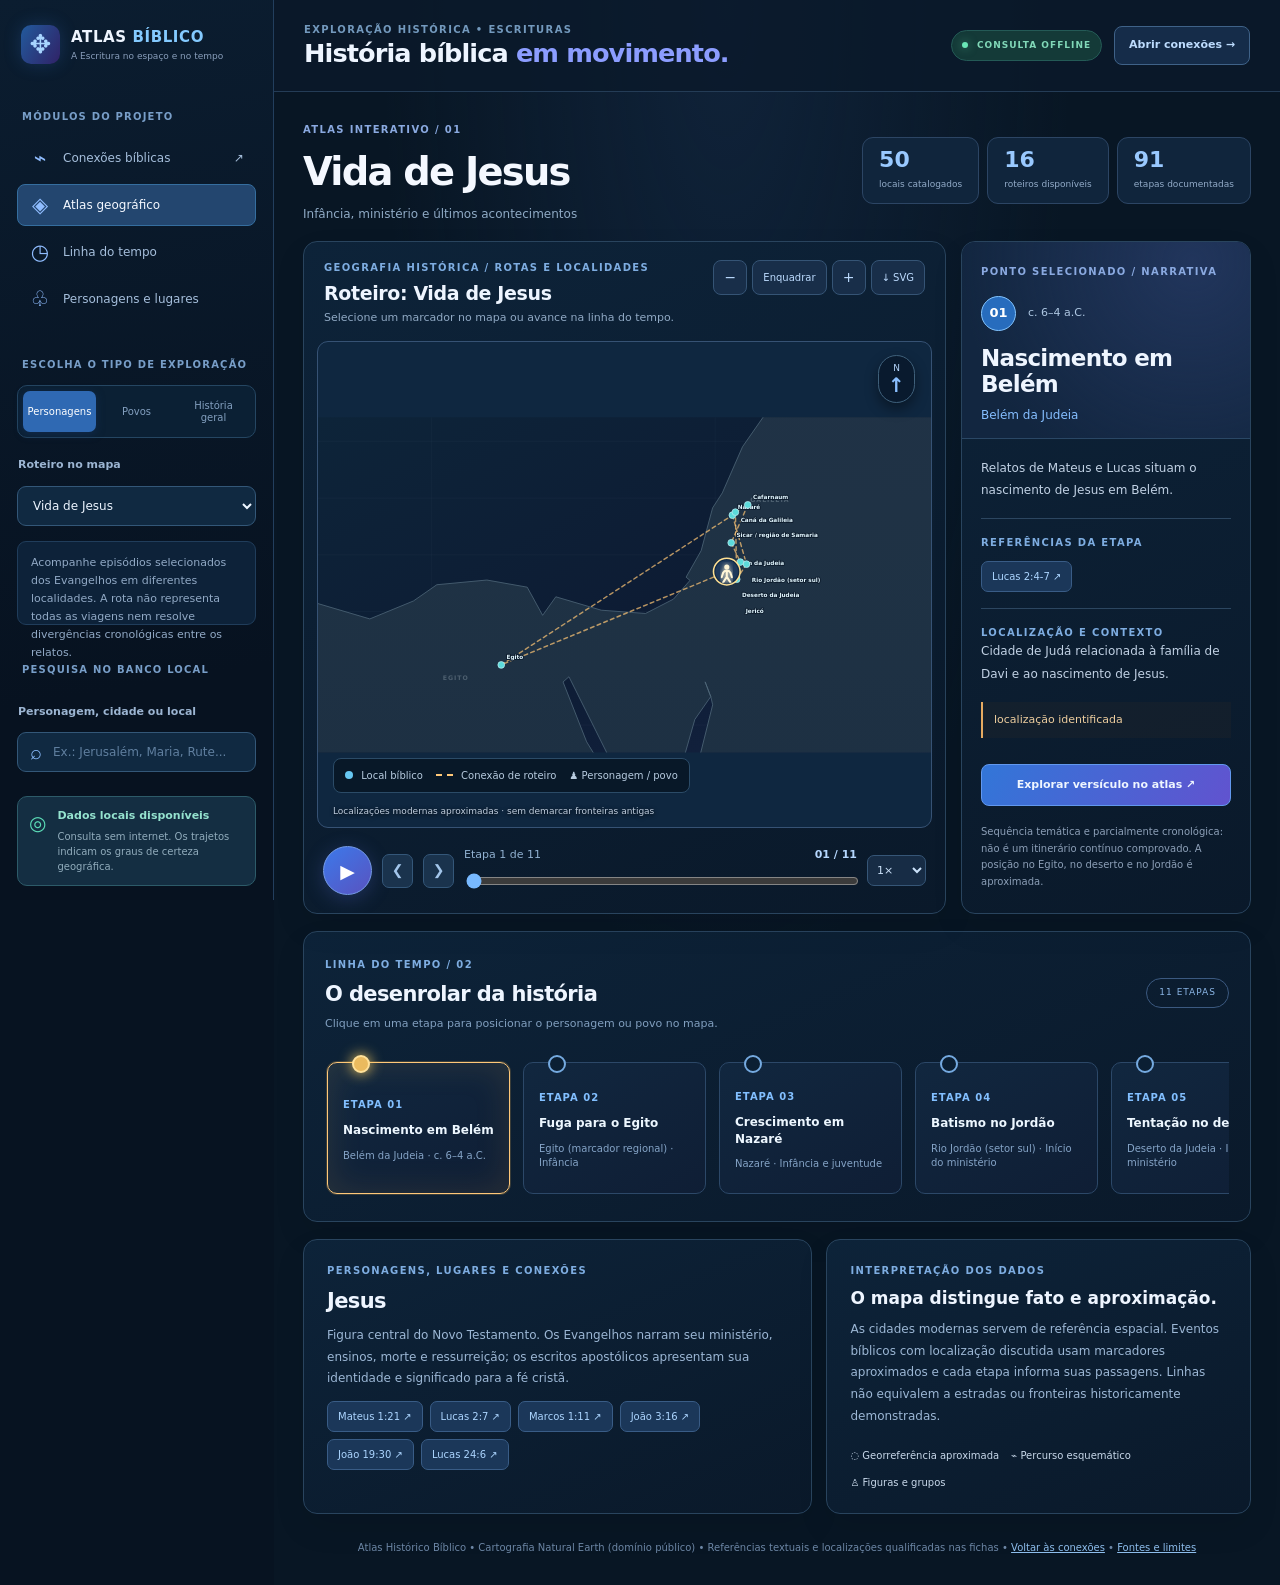
<file: atlas.html>
<!DOCTYPE html>
<html lang="pt-BR">
<head>
  <meta charset="UTF-8">
  <meta name="viewport" content="width=device-width,initial-scale=1">
  <meta name="color-scheme" content="dark">
  <meta name="theme-color" content="#071321">
  <meta name="description" content="Mapa bíblico interativo e offline: personagens, povos, migrações, lugares, rotas e linha do tempo em português.">
  <title>Atlas Histórico • Conexões Bíblicas</title>
  <link rel="stylesheet" href="atlas.css">
</head>
<body>
<div class="layout">
  <aside class="sidebar" id="sidebar">
    <a class="identity" href="index.html" title="Voltar às conexões bíblicas">
      <span class="identity-mark" aria-hidden="true">✥</span>
      <span><strong>ATLAS <em>BÍBLICO</em></strong><small>A Escritura no espaço e no tempo</small></span>
    </a>
    <div class="sidebar-separator"></div>
    <div class="nav-label">MÓDULOS DO PROJETO</div>
    <a class="nav-link" href="index.html"><span class="nav-icon">⌁</span> Conexões bíblicas <span class="nav-end">↗</span></a>
    <a class="nav-link active" href="atlas.html"><span class="nav-icon">◈</span> Atlas geográfico</a>
    <button class="nav-link" type="button" id="navTimeline"><span class="nav-icon">◷</span> Linha do tempo</button>
    <button class="nav-link" type="button" id="navCharacters"><span class="nav-icon">♧</span> Personagens e lugares</button>
    <div class="sidebar-separator"></div>
    <div class="nav-label">ESCOLHA O TIPO DE EXPLORAÇÃO</div>
    <div class="category-set" role="group" aria-label="Categoria de roteiro">
      <button class="category active" data-category="personagens" type="button">Personagens</button>
      <button class="category" data-category="povos" type="button">Povos</button>
      <button class="category" data-category="historia" type="button">História geral</button>
    </div>
    <label class="field-label" for="journeySelect">Roteiro no mapa</label>
    <select id="journeySelect" class="input"></select>
    <div class="journey-short" id="journeyIntro"></div>
    <div class="sidebar-separator"></div>
    <div class="nav-label">PESQUISA NO BANCO LOCAL</div>
    <label class="field-label" for="entitySearch">Personagem, cidade ou local</label>
    <div class="input-search"><span>⌕</span><input id="entitySearch" placeholder="Ex.: Jerusalém, Maria, Rute..." autocomplete="off"></div>
    <div id="searchResults" class="search-results" aria-live="polite"></div>
    <div class="offline-note"><span class="note-orbit">◎</span><div><strong>Dados locais disponíveis</strong><small>Consulta sem internet. Os trajetos indicam os graus de certeza geográfica.</small></div></div>
    <div class="side-end">EDIÇÃO INICIAL • PROJETO OFFLINE<br><span>Base geográfica e linhas do tempo</span></div>
  </aside>

  <div class="main">
    <header class="topbar">
      <div class="topbar-intro"><button id="menuBtn" class="mobile-menu" type="button" aria-label="Abrir menu">☰</button><div><div class="eyebrow">EXPLORAÇÃO HISTÓRICA • ESCRITURAS</div><h1>História bíblica <span>em movimento.</span></h1></div></div>
      <div class="top-actions"><span class="live-tag"><i></i> CONSULTA OFFLINE</span><a class="btn line" href="index.html">Abrir conexões →</a></div>
    </header>
    <div class="content">
      <section class="intro-row">
        <div><span class="section-index">ATLAS INTERATIVO / 01</span><h2 id="journeyTitle">Vida de Jesus</h2><p id="journeySubtitle">Infância, ministério e últimos acontecimentos</p></div>
        <div class="stats"><div><b id="totalPlaces">50</b><span>locais catalogados</span></div><div><b id="totalRoutes">10</b><span>roteiros disponíveis</span></div><div><b id="totalStops">69</b><span>etapas documentadas</span></div></div>
      </section>
      <div class="atlas-grid">
        <section class="map-card panel" aria-label="Mapa histórico da Bíblia">
          <header class="card-heading"><div><div class="section-index light">GEOGRAFIA HISTÓRICA / ROTAS E LOCALIDADES</div><h3 id="mapHeader">Caminhos da narrativa</h3><p>Selecione um marcador no mapa ou avance na linha do tempo.</p></div><div class="map-tools"><button type="button" id="zoomOut" aria-label="Diminuir zoom" title="Afastar">−</button><button type="button" id="zoomFit" title="Enquadrar rota">Enquadrar</button><button type="button" id="zoomIn" aria-label="Aumentar zoom" title="Aproximar">+</button><button type="button" id="exportMap" title="Salvar mapa SVG">↓ SVG</button></div></header>
          <div class="map-stage" id="mapStage"><svg viewBox="0 0 1280 700" id="mapSvg" role="img" aria-label="Mapa geográfico com pontos e linhas de percursos bíblicos">
          <defs>
            <linearGradient id="seaShade" x1="0" y1="0" x2="1" y2="1"><stop offset="0" stop-color="#0d2439"/><stop offset=".55" stop-color="#0d1c34"/><stop offset="1" stop-color="#142341"/></linearGradient>
            <linearGradient id="landShade" x1="0" y1="0" x2="0" y2="1"><stop offset="0" stop-color="#263b4d"/><stop offset="1" stop-color="#1b2d40"/></linearGradient>
            <filter id="halo"><feGaussianBlur stdDeviation="5" result="blur"/><feMerge><feMergeNode in="blur"/><feMergeNode in="SourceGraphic"/></feMerge></filter>
            <symbol id="personMale" viewBox="-12 -16 24 38"><circle cx="0" cy="-9" r="5" fill="currentColor"/><path d="M-7 2L-4 -1H4L7 2M0 -2V10M-7 2L-10 11M7 2L10 11M0 10L-7 21M0 10L7 21" fill="none" stroke="currentColor" stroke-width="4" stroke-linecap="round" stroke-linejoin="round"/></symbol>
            <symbol id="personFemale" viewBox="-12 -16 24 38"><circle cx="0" cy="-9" r="5" fill="currentColor"/><path d="M-5 -1L5 -1L9 14H-9Z" fill="currentColor"/><path d="M-7 3L-11 10M7 3L11 10M-3 14L-4 21M3 14L4 21" stroke="currentColor" fill="none" stroke-width="3" stroke-linecap="round"/></symbol>
            <symbol id="peopleGroup" viewBox="-20 -15 40 36"><circle cx="-10" cy="-6" r="4" fill="currentColor"/><circle cx="10" cy="-6" r="4" fill="currentColor"/><circle cx="0" cy="-10" r="5" fill="currentColor"/><path d="M-17 14V4Q-17 -1 -10 -1Q-4 -1 -4 5V14M4 14V5Q4 -1 10 -1Q17 -1 17 4V14M-7 17V3Q-7 -2 0 -2Q7 -2 7 3V17" fill="none" stroke="currentColor" stroke-width="4" stroke-linecap="round"/></symbol>
            <clipPath id="mapClip"><rect width="1280" height="700"/></clipPath>
          </defs>
          <rect width="1280" height="700" fill="url(#seaShade)"/>
          <g id="mapGraphics" clip-path="url(#mapClip)"></g>
          <g id="mapSymbols"></g>
          <g id="mapActive"></g>
          <g id="mapOverlays"></g>
          </svg>
          <div class="compass"><span>N</span><b>↑</b></div>
          <div class="map-legend"><span><i class="pin-dot"></i> Local bíblico</span><span><i class="route-line"></i> Conexão de roteiro</span><span class="legend-person">♟ Personagem / povo</span></div>
          <div class="map-scale">Localizações modernas aproximadas · sem demarcar fronteiras antigas</div>
          </div>
          <div class="map-playbar">
            <button class="play-btn" type="button" id="playBtn" aria-label="Iniciar animação"><span id="playGlyph">▶</span></button>
            <button class="step-btn" type="button" id="prevBtn" title="Etapa anterior">❮</button>
            <button class="step-btn" type="button" id="nextBtn" title="Próxima etapa">❯</button>
            <div class="play-middle"><div class="range-caption"><span id="playStatus">Etapa 1 de 11</span><strong id="playPosition">01 / 11</strong></div><input type="range" id="storySlider" min="0" max="1000" value="0" step="1" aria-label="Percorrer linha do tempo"></div>
            <select id="speedSelect" aria-label="Velocidade da animação"><option value="0.55">0,5×</option><option selected value="1">1×</option><option value="1.6">1,6×</option><option value="2.5">2,5×</option></select>
          </div>
        </section>
        <aside class="inspector panel" id="inspector" aria-live="polite">
          <div class="inspector-header"><div class="section-index">PONTO SELECIONADO / NARRATIVA</div><div class="stage-step"><span class="step-bubble" id="stepBadge">01</span><span id="stepPeriod">c. 6–4 a.C.</span></div><h3 id="stepTitle">Nascimento em Belém</h3><p id="stepPlace">Belém da Judeia</p></div>
          <div class="inspector-content"><p id="stepSummary"></p><div class="mini-rule"></div><div class="section-index light">REFERÊNCIAS DA ETAPA</div><div id="stepRefs" class="ref-tags"></div><div class="mini-rule"></div><div class="section-index light">LOCALIZAÇÃO E CONTEXTO</div><p id="placeSummary"></p><div id="placeCertainty" class="certainty"></div><button type="button" class="btn strong inspector-button" id="readStep">Explorar versículo no atlas ↗</button><div id="journeyCaution" class="caution"></div></div>
        </aside>
      </div>
      <section class="timeline-panel panel" id="timelinePanel">
        <header class="timeline-header"><div><span class="section-index light">LINHA DO TEMPO / 02</span><h2>O desenrolar da história</h2><p>Clique em uma etapa para posicionar o personagem ou povo no mapa.</p></div><span class="timeline-total" id="timelineCount">11 ETAPAS</span></header>
        <div class="timeline-track" id="timelineTrack" aria-label="Etapas do roteiro"></div>
      </section>
      <section class="bio-grid" id="biosPanel">
        <article class="panel bio-card"><div class="section-index light">PERSONAGENS, LUGARES E CONEXÕES</div><h2 id="bioTitle">Explore a enciclopédia local</h2><p id="bioSummary">Selecione um nome ou local na pesquisa lateral. Quando há posições geográficas verificadas, elas aparecem como marcadores no mapa.</p><div id="bioRefs" class="ref-tags"></div></article>
        <article class="panel note-card"><div class="section-index light">INTERPRETAÇÃO DOS DADOS</div><h3>O mapa distingue fato e aproximação.</h3><p>As cidades modernas servem de referência espacial. Eventos bíblicos com localização discutida usam marcadores aproximados e cada etapa informa suas passagens. Linhas não equivalem a estradas ou fronteiras historicamente demonstradas.</p><div class="notes-legend"><span>◌ Georreferência aproximada</span><span>⌁ Percurso esquemático</span><span>♙ Figuras e grupos</span></div></article>
      </section>
      <footer class="footer">Atlas Histórico Bíblico • Cartografia Natural Earth (domínio público) • Referências textuais e localizações qualificadas nas fichas • <a href="index.html">Voltar às conexões</a> • <a href="FONTES_E_LIMITES.md">Fontes e limites</a></footer>
    </div>
  </div>
</div>
<div class="modal-wrap" id="placeModal" aria-hidden="true"><div class="modal-overlay" data-close="true"></div><div class="modal" role="dialog" aria-modal="true" aria-labelledby="modalTitle"><div class="modal-header"><div><span class="section-index light">ENCICLOPÉDIA / LOCALIZAÇÃO BÍBLICA</span><h3 id="modalTitle">Local</h3></div><button type="button" id="closeModal" class="icon-close" aria-label="Fechar popup">×</button></div><p id="modalDesc"></p><div id="modalExtra" class="certainty"></div><div class="section-index light">REFERÊNCIAS BÍBLICAS</div><div id="modalRefs" class="ref-tags"></div><div class="modal-footer"><button class="btn line" id="modalCloseBottom" type="button">Fechar</button></div></div></div>
<script src="dados/atlas_historico.js"></script>
<script src="dados/mapa_costas.js"></script>
<script src="dados/enciclopedia_local.js"></script>
<script src="atlas.js"></script>
</body>
</html>
</file>
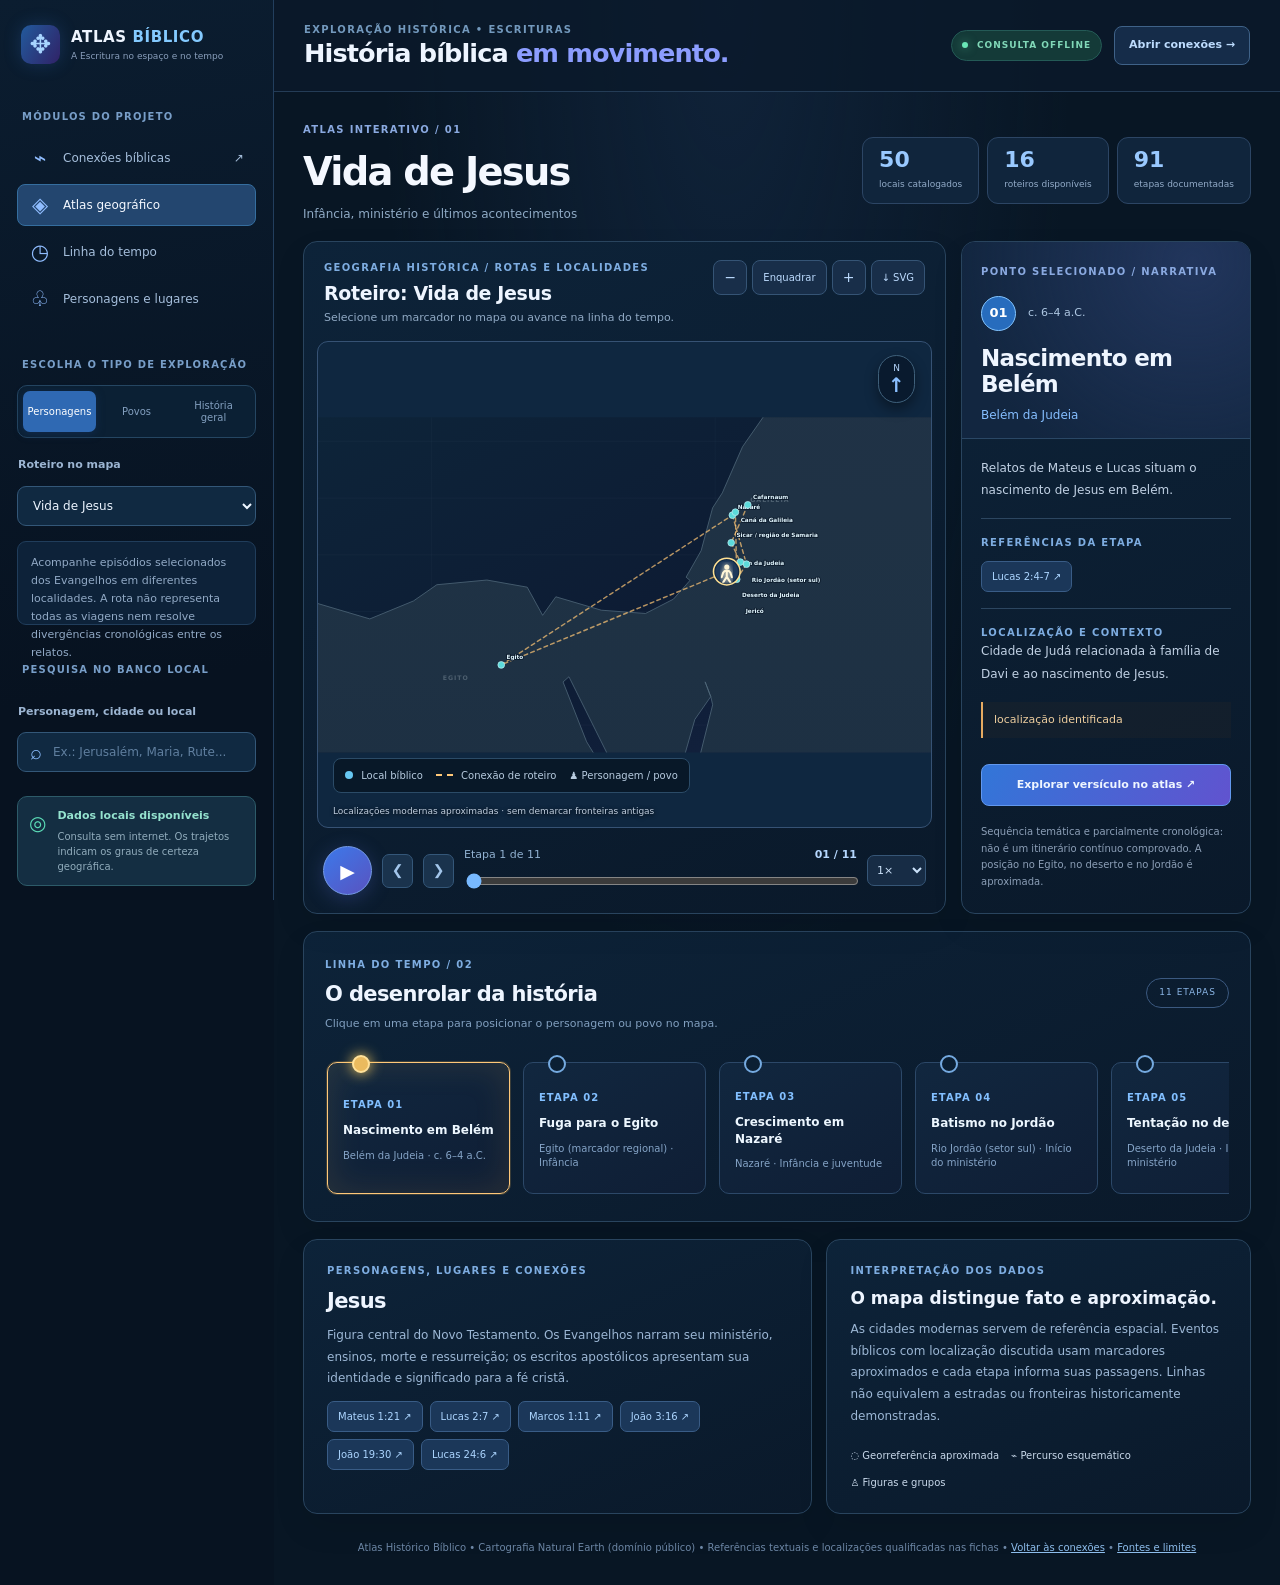
<file: atlas_historico_offline.html>
<!DOCTYPE html>
<html lang="pt-BR">
<head>
  <meta charset="UTF-8">
  <meta name="viewport" content="width=device-width,initial-scale=1">
  <meta name="color-scheme" content="dark">
  <meta name="theme-color" content="#071321">
  <meta name="description" content="Mapa bíblico interativo e offline: personagens, povos, migrações, lugares, rotas e linha do tempo em português.">
  <title>Atlas Histórico • Conexões Bíblicas</title>
  <style>
:root{color-scheme:dark;--bg:#071321;--panel:#0d1e31;--soft:#122a44;--line:#28425c;--text:#eef5ff;--muted:#8ea6c1;--accent:#67b9ff;--purple:#af8eff;--pink:#f38fb9;--gold:#e8c06c;--green:#5bdbb6;--radius:14px}
*{box-sizing:border-box}html{scroll-behavior:smooth}body{margin:0;background:var(--bg);color:var(--text);font:14px/1.5 system-ui,-apple-system,Segoe UI,sans-serif;min-width:320px}button,input,select{font:inherit}button{cursor:pointer}a{color:inherit;text-decoration:none}a:focus-visible,button:focus-visible,input:focus-visible,select:focus-visible{outline:2px solid #8dbfff;outline-offset:2px}
.layout{display:grid;grid-template-columns:274px minmax(0,1fr);min-height:100vh}.sidebar{background:linear-gradient(170deg,#0b1d30,#071220 75%);border-right:1px solid #223e5d;padding:24px 17px;display:flex;flex-direction:column;gap:5px;position:sticky;top:0;height:100vh;overflow:auto;scrollbar-width:thin;scrollbar-color:#34506b transparent}.identity{display:flex;align-items:center;gap:11px;padding:1px 4px 8px}.identity-mark{width:39px;height:39px;display:grid;place-items:center;font-size:26px;border-radius:10px;background:linear-gradient(120deg,#225a9c,#302267);color:#a8d5ff;box-shadow:0 0 18px #3b85ea38}.identity strong{font-size:15px;letter-spacing:.6px}.identity em{font-style:normal;color:#84caff}.identity small{font-size:9px;color:#899ebb;display:block;margin-top:2px}.sidebar-separator{height:1px;background:#24415c;margin:13px 0 10px}.nav-label,.field-label{font-size:10px;font-weight:750;letter-spacing:1.2px;color:#789ec8;margin:4px 5px 8px}.field-label{display:block;margin:14px 1px 7px;letter-spacing:0;color:#9cb5d2;font-size:11px}.nav-link{width:100%;display:flex;align-items:center;text-align:left;gap:12px;background:transparent;border:1px solid transparent;color:#a5bedb;border-radius:8px;padding:10px 11px;font-size:12px;min-height:42px}.nav-link:hover{background:#173353;color:#fff}.nav-link.active{background:#23466f;color:#f4f8ff;border-color:#356e9f}.nav-icon{font-size:21px;line-height:1;width:22px;text-align:center;color:#90bdff}.nav-end{margin-left:auto}.category-set{display:grid;grid-template-columns:repeat(3,1fr);gap:4px;border:1px solid #254662;padding:5px;border-radius:10px;background:#0b2034}.category{background:transparent;border:0;border-radius:7px;color:#839fbf;font-size:10px;padding:9px 3px;line-height:1.15}.category.active{background:#2f69b3;color:#fff;box-shadow:0 2px 9px #102a4c}.input,.input-search{width:100%;background:#102941;color:#edf5ff;border:1px solid #335778;border-radius:9px;min-height:40px}.input{padding:9px 11px;font-size:12px}.input-search{display:flex;align-items:center;gap:9px;padding:0 12px;color:#8cbeff}.input-search span{font-size:20px}.input-search input{background:transparent;border:0;outline:0;width:100%;color:#f1f8ff;min-width:0;font-size:12px}.input-search input::placeholder{color:#607f9f}.journey-short{font-size:11px;line-height:1.65;color:#91a9c5;background:#0d2239;border:1px solid #203d5b;border-radius:9px;margin-top:10px;padding:12px 13px;min-height:84px}.search-results{max-height:232px;overflow:auto;border-radius:8px;scrollbar-width:thin}.search-results:empty{display:none}.search-results button{width:100%;padding:11px 10px;border:0;border-bottom:1px solid #29425f;background:#10243a;display:flex;justify-content:space-between;align-items:center;text-align:left;color:#d6e5f8;font-size:11px}.search-results button:hover{background:#214369}.search-results small{font-size:9px;color:#84a5c7;margin-left:5px}.search-none{color:#8ea6bd;font-size:11px;padding:12px;background:#13283b}.offline-note{display:flex;gap:11px;background:#142e42;border:1px solid #2d5b69;border-radius:10px;padding:11px;margin:19px 0 5px}.offline-note strong{display:block;font-size:11px;color:#95e3cf}.offline-note small{display:block;font-size:10px;color:#91acbc;margin-top:4px;line-height:1.5}.note-orbit{color:#5bdbb6;font-size:20px}.side-end{margin-top:auto;padding:22px 6px 5px;font-size:9px;letter-spacing:1.2px;color:#6b91b5;font-weight:700}.side-end span{letter-spacing:.3px;font-weight:400}
.main{min-width:0;background:radial-gradient(ellipse at 45% 0%,#18315277,transparent 44%),#081624}.topbar{min-height:92px;padding:20px 30px;display:flex;align-items:center;justify-content:space-between;gap:16px;border-bottom:1px solid #243c56;background:#0a192bcf}.eyebrow,.section-index{font-size:10px;letter-spacing:1.35px;font-weight:800;color:#8aa9e0}.eyebrow{color:#7399bd}.topbar h1{font-size:clamp(21px,2vw,29px);margin:2px 0 0;line-height:1.15;letter-spacing:-.035em}.topbar h1 span{color:#8c9dff}.top-actions{display:flex;align-items:center;gap:12px}.live-tag{color:#81d8b8;background:#143a38;border:1px solid #245a56;font-size:9px;font-weight:800;letter-spacing:1px;padding:8px 10px;border-radius:22px;white-space:nowrap}.live-tag i{display:inline-block;width:6px;height:6px;background:#69e6b6;border-radius:100%;margin-right:5px;box-shadow:0 0 10px #69e6b688}.btn{border:1px solid #3f6288;background:#203c5e;padding:10px 14px;border-radius:8px;font-size:11px;font-weight:800;color:#eff6ff;white-space:nowrap;transition:background .2s,transform .2s}.btn:hover{transform:translateY(-1px);background:#2a5685}.btn.line{background:#152c49;color:#bddcfe}.btn.strong{background:linear-gradient(120deg,#3276d8,#6153cf);border-color:#6298ee}.mobile-menu{display:none;border:1px solid #38577d;background:#16304f;color:#c7e2ff;border-radius:8px;padding:8px 12px}.content{padding:26px 29px 20px;max-width:1780px;margin:auto}.intro-row{display:flex;align-items:center;justify-content:space-between;gap:20px;padding-bottom:18px}.intro-row h2{font-size:clamp(25px,3vw,39px);letter-spacing:-.045em;margin:4px 0;color:#f4f8ff}.intro-row p{font-size:12px;color:#8faac5;margin:0}.stats{display:flex;gap:8px}.stats div{border:1px solid #2c4564;background:#10253c;border-radius:11px;padding:10px 16px;min-width:112px}.stats b{font-size:22px;color:#99c9ff;display:block;line-height:1.1}.stats span{font-size:9px;color:#92abc8}.panel{background:linear-gradient(157deg,#0d2339 0%,#0a192a 100%);border:1px solid #29445e;border-radius:var(--radius);box-shadow:0 14px 32px #00000014;overflow:hidden}.atlas-grid{display:grid;grid-template-columns:minmax(0,1.85fr) minmax(290px,.73fr);gap:15px;align-items:stretch}.map-card{min-width:0;display:flex;flex-direction:column}.card-heading{display:flex;align-items:flex-start;justify-content:space-between;gap:14px;padding:18px 20px 14px}.section-index.light{color:#7eade1}.card-heading h3{font-size:19px;margin:4px 0 3px;letter-spacing:-.02em}.card-heading p{font-size:11px;color:#90a9c4;margin:0}.map-tools{display:flex;gap:5px;flex-wrap:wrap;justify-content:flex-end}.map-tools button{min-width:34px;height:35px;border-radius:8px;background:#182e49;border:1px solid #355475;color:#bddcff;font-size:14px}.map-tools button:hover{background:#285280}.map-tools button:nth-child(2),.map-tools button:nth-child(4){font-size:10px;padding:0 10px}.map-stage{flex:1;position:relative;margin:0 13px;border:1px solid #365274;border-radius:11px;overflow:hidden;background:#0f2740;min-height:330px}.map-stage svg{display:block;width:100%;height:100%;max-height:630px;touch-action:none;cursor:grab}.map-stage svg:active{cursor:grabbing}.compass{position:absolute;right:16px;top:13px;background:#091a2de6;border:1px solid #3f607a;border-radius:40px;width:37px;height:48px;display:flex;align-items:center;flex-direction:column;justify-content:center;pointer-events:none;box-shadow:0 6px 13px #0006}.compass span{color:#b5d6fc;font-size:9px}.compass b{font-size:20px;color:#8abfff;line-height:1}.map-legend{position:absolute;left:15px;bottom:34px;display:flex;gap:13px;flex-wrap:wrap;background:#071625de;border:1px solid #2b4b67;padding:9px 11px;border-radius:8px;font-size:10px;color:#b7cbdf;pointer-events:none}.pin-dot{display:inline-block;width:8px;height:8px;border-radius:50%;background:#67c8f3;margin-right:5px}.route-line{display:inline-block;width:17px;border-top:2px dashed #ffc878;margin-right:5px;transform:translateY(-3px)}.map-scale{position:absolute;left:15px;bottom:9px;font-size:9px;color:#c0cddd;text-shadow:0 1px 4px #000;pointer-events:none}.map-playbar{display:flex;align-items:center;gap:10px;padding:17px 19px;min-height:85px}.play-btn{border:1px solid #779deb;background:linear-gradient(140deg,#3c79ea,#5953c0);border-radius:50%;width:49px;height:49px;flex-shrink:0;display:grid;place-items:center;color:#fff;font-size:19px;box-shadow:0 4px 20px #5a74e243}.step-btn{width:31px;height:34px;border:1px solid #345779;background:#1a334d;border-radius:7px;color:#a3c6eb}.step-btn:hover{background:#264e76}.play-middle{flex:1;min-width:90px}.range-caption{display:flex;justify-content:space-between;font-size:11px;color:#91b1d1;margin-bottom:8px}.range-caption strong{color:#b5d7fe}#storySlider{width:100%;accent-color:#78b9ff;cursor:pointer}#speedSelect{background:#172c45;color:#cbe1f9;border:1px solid #365677;padding:7px 5px;border-radius:7px;font-size:11px}.inspector{min-width:0}.inspector-header{padding:22px 19px 14px;background:radial-gradient(circle at 80% 10%,#253963cc,transparent 80%),#122640;border-bottom:1px solid #2a4765}.stage-step{display:flex;align-items:center;gap:12px;font-size:11px;color:#afc8e3;margin-top:17px}.step-bubble{border-radius:50%;background:#276cbd;border:1px solid #83c4ff;display:grid;place-items:center;width:35px;height:35px;font-size:13px;color:white;font-weight:800}.inspector-header h3{font-size:23px;letter-spacing:-.03em;line-height:1.16;margin:14px 0 8px}.inspector-header p{color:#85beff;font-size:12px;margin:0}.inspector-content{padding:18px 19px 23px}.inspector-content>p{color:#c1d1e4;font-size:12px;line-height:1.85;margin:0 0 17px}.mini-rule{height:1px;background:#2c4660;margin:16px 0}.ref-tags{display:flex;flex-wrap:wrap;gap:7px;margin-top:11px}.ref-tags a,.ref-tags button{border:1px solid #395c86;background:#1b3759;color:#acd5ff;border-radius:7px;font-size:10px;padding:7px 10px}.ref-tags a:hover,.ref-tags button:hover{background:#295d8e}.certainty{color:#edcd9e;background:#3b30252e;border-left:2px solid #e5aa61;padding:9px 11px;font-size:11px;line-height:1.65;margin:14px 0}.inspector-button{width:100%;margin-top:12px;padding:12px}.caution{font-size:10px;line-height:1.65;color:#8c9fb7;margin-top:18px}.timeline-panel{margin-top:17px;padding:21px 21px 17px}.timeline-header{display:flex;align-items:center;justify-content:space-between;gap:10px}.timeline-header h2{font-size:21px;letter-spacing:-.03em;margin:5px 0}.timeline-header p{font-size:11px;color:#819fbf;margin:0}.timeline-total{border:1px solid #3b5980;border-radius:22px;color:#8ab5e5;font-size:9px;letter-spacing:1px;padding:7px 12px;white-space:nowrap}.timeline-track{display:flex;gap:13px;overflow-x:auto;scrollbar-color:#45678c transparent;scrollbar-width:thin;padding:25px 2px 10px;margin-top:5px}.timeline-step{flex:0 0 183px;padding:15px;text-align:left;border:1px solid #2c4868;background:linear-gradient(150deg,#11273f,#0f1e35);border-radius:10px;position:relative;color:#d6e6f7}.timeline-step:hover{border-color:#68a8ef;background:#213958}.timeline-step.current{border-color:#ffc879;box-shadow:0 0 0 1px #f9b95033,inset 0 0 35px #e8ac4620}.timeline-step::before{content:"";position:absolute;top:-8px;left:24px;width:14px;height:14px;border:2px solid #75aae0;border-radius:50%;background:#0b1f33}.timeline-step.current::before{border-color:#ffe19a;background:#eaba5e;box-shadow:0 0 14px #ffd15f}.timeline-step .timeline-no{display:inline-block;color:#82bfff;font-size:10px;font-weight:750;letter-spacing:1px}.timeline-step b{display:block;color:#edf7ff;font-size:12px;line-height:1.35;margin:8px 0 10px}.timeline-step small{color:#85a4c7;font-size:10px;display:block;line-height:1.4}.bio-grid{display:grid;grid-template-columns:1.2fr 1fr;gap:14px;margin-top:17px}.bio-grid article{padding:23px}.bio-grid h2{font-size:21px;letter-spacing:-.03em;margin:8px 0}.bio-grid h3{font-size:17px;margin:8px 0}.bio-grid p{font-size:12px;line-height:1.8;color:#9cb7d5;margin:5px 0 11px}.notes-legend{display:flex;gap:12px;flex-wrap:wrap;color:#c8d8ea;font-size:10px;margin-top:21px}.footer{padding:25px 8px 8px;text-align:center;color:#6c86a5;font-size:10px;line-height:1.8}.footer a{color:#8dbdec;text-decoration:underline}
/* SVG markers */
.geo-grid{stroke:#7990a6;stroke-width:1;opacity:.1;fill:none}.land{fill:url(#landShade);stroke:#587082;stroke-width:1.5;opacity:.98}.country-hint{fill:none;stroke:#7892a4;opacity:.0}.sea-label{fill:#427596;font-size:17px;font-weight:650;letter-spacing:2px;font-style:italic;pointer-events:none}.region-label{fill:#a0b1bc;font-weight:800;font-size:13px;letter-spacing:2px;opacity:.36;pointer-events:none}.city-label{fill:#e0f4fc;font-size:12px;font-weight:700;paint-order:stroke;stroke:#0e1d2e;stroke-width:4px;stroke-linejoin:round;pointer-events:none}.map-edge{fill:none;stroke:#ffc775;stroke-width:3;stroke-dasharray:8 7;opacity:.7;stroke-linecap:round;pointer-events:none}.map-active-edge{fill:none;stroke:#75dbec;stroke-width:5;opacity:1;stroke-linecap:round;filter:url(#halo);pointer-events:none}.map-geo-dot{cursor:pointer}.map-geo-dot circle{transition:stroke-width .15s}.map-geo-dot:hover circle{stroke-width:3.5}.map-traveler{pointer-events:none}.map-traveler .traveler-ring{fill:#122a45;stroke:#ffe092;stroke-width:3}.map-traveler .traveler-figure{color:#fff6d7;filter:url(#halo)}.map-current-place{fill:#ffd887;stroke:#fbe2ab;stroke-width:2;pointer-events:none}
.modal-wrap{display:none;position:fixed;inset:0;z-index:200;align-items:center;justify-content:center;padding:16px}.modal-wrap.open{display:flex}.modal-overlay{position:absolute;inset:0;background:#010712da;backdrop-filter:blur(4px)}.modal{position:relative;width:min(590px,100%);max-height:90vh;overflow:auto;border:1px solid #5b80a5;border-radius:14px;background:#102239;box-shadow:0 25px 100px #000b;padding:23px 24px}.modal-header{display:flex;align-items:flex-start;justify-content:space-between;gap:10px}.modal-header h3{font-size:23px;margin:5px 0 10px}.modal>p{font-size:13px;line-height:1.85;color:#c9d6e7;margin:7px 0 16px}.icon-close{color:#d4eaff;background:#193b59;border:1px solid #315574;border-radius:8px;font-size:25px;width:38px;height:38px}.modal-footer{display:flex;justify-content:flex-end;border-top:1px solid #2d4561;margin-top:18px;padding-top:16px}
@media(max-width:1230px){.atlas-grid{grid-template-columns:minmax(0,1.6fr) minmax(255px,.85fr)}.content{padding:20px}.sidebar{width:250px;padding:19px 12px}.layout{grid-template-columns:250px minmax(0,1fr)}.stats div{min-width:94px;padding:9px 11px}.map-stage{min-height:300px}}
@media(max-width:1030px){.atlas-grid{grid-template-columns:1fr}.map-stage{height:440px}.inspector-content{display:grid;grid-template-columns:1fr;gap:0}.inspector-button{max-width:330px}.stats{gap:5px}.map-stage svg{max-height:none}}
@media(max-width:740px){.layout{display:block}.sidebar{position:fixed;width:min(320px,84vw);height:100vh;left:0;top:0;z-index:99;transform:translateX(-110%);transition:transform .2s;box-shadow:10px 0 45px #0007}.sidebar.open{transform:translateX(0)}.mobile-menu{display:inline-block}.topbar{padding:15px;min-height:70px}.topbar h1{font-size:20px}.eyebrow{font-size:8px}.topbar-intro{display:flex;align-items:center;gap:9px}.top-actions .live-tag{display:none}.top-actions .btn{padding:8px;font-size:9px}.content{padding:15px 10px}.intro-row{display:block}.intro-row h2{font-size:25px}.stats{margin-top:14px}.stats div{flex:1}.card-heading{padding:13px}.card-heading h3{font-size:17px}.map-stage{height:350px;margin:0 9px;min-height:280px}.map-legend{gap:7px;font-size:8px;left:7px;bottom:30px}.map-scale{font-size:8px;left:7px}.map-playbar{gap:5px;padding:12px 8px}.play-btn{width:40px;height:40px}.step-btn{width:27px}.range-caption{font-size:9px}#speedSelect{padding:5px 3px;font-size:10px}.timeline-panel{padding:16px 13px}.bio-grid{grid-template-columns:1fr}.timeline-step{flex-basis:165px}}

</style>
</head>
<body>
<div class="layout">
  <aside class="sidebar" id="sidebar">
    <a class="identity" href="index.html" title="Voltar às conexões bíblicas">
      <span class="identity-mark" aria-hidden="true">✥</span>
      <span><strong>ATLAS <em>BÍBLICO</em></strong><small>A Escritura no espaço e no tempo</small></span>
    </a>
    <div class="sidebar-separator"></div>
    <div class="nav-label">MÓDULOS DO PROJETO</div>
    <a class="nav-link" href="index.html"><span class="nav-icon">⌁</span> Conexões bíblicas <span class="nav-end">↗</span></a>
    <a class="nav-link active" href="atlas.html"><span class="nav-icon">◈</span> Atlas geográfico</a>
    <button class="nav-link" type="button" id="navTimeline"><span class="nav-icon">◷</span> Linha do tempo</button>
    <button class="nav-link" type="button" id="navCharacters"><span class="nav-icon">♧</span> Personagens e lugares</button>
    <div class="sidebar-separator"></div>
    <div class="nav-label">ESCOLHA O TIPO DE EXPLORAÇÃO</div>
    <div class="category-set" role="group" aria-label="Categoria de roteiro">
      <button class="category active" data-category="personagens" type="button">Personagens</button>
      <button class="category" data-category="povos" type="button">Povos</button>
      <button class="category" data-category="historia" type="button">História geral</button>
    </div>
    <label class="field-label" for="journeySelect">Roteiro no mapa</label>
    <select id="journeySelect" class="input"></select>
    <div class="journey-short" id="journeyIntro"></div>
    <div class="sidebar-separator"></div>
    <div class="nav-label">PESQUISA NO BANCO LOCAL</div>
    <label class="field-label" for="entitySearch">Personagem, cidade ou local</label>
    <div class="input-search"><span>⌕</span><input id="entitySearch" placeholder="Ex.: Jerusalém, Maria, Rute..." autocomplete="off"></div>
    <div id="searchResults" class="search-results" aria-live="polite"></div>
    <div class="offline-note"><span class="note-orbit">◎</span><div><strong>Dados locais disponíveis</strong><small>Consulta sem internet. Os trajetos indicam os graus de certeza geográfica.</small></div></div>
    <div class="side-end">EDIÇÃO INICIAL • PROJETO OFFLINE<br><span>Base geográfica e linhas do tempo</span></div>
  </aside>

  <div class="main">
    <header class="topbar">
      <div class="topbar-intro"><button id="menuBtn" class="mobile-menu" type="button" aria-label="Abrir menu">☰</button><div><div class="eyebrow">EXPLORAÇÃO HISTÓRICA • ESCRITURAS</div><h1>História bíblica <span>em movimento.</span></h1></div></div>
      <div class="top-actions"><span class="live-tag"><i></i> CONSULTA OFFLINE</span><a class="btn line" href="index.html">Abrir conexões →</a></div>
    </header>
    <div class="content">
      <section class="intro-row">
        <div><span class="section-index">ATLAS INTERATIVO / 01</span><h2 id="journeyTitle">Vida de Jesus</h2><p id="journeySubtitle">Infância, ministério e últimos acontecimentos</p></div>
        <div class="stats"><div><b id="totalPlaces">50</b><span>locais catalogados</span></div><div><b id="totalRoutes">10</b><span>roteiros disponíveis</span></div><div><b id="totalStops">69</b><span>etapas documentadas</span></div></div>
      </section>
      <div class="atlas-grid">
        <section class="map-card panel" aria-label="Mapa histórico da Bíblia">
          <header class="card-heading"><div><div class="section-index light">GEOGRAFIA HISTÓRICA / ROTAS E LOCALIDADES</div><h3 id="mapHeader">Caminhos da narrativa</h3><p>Selecione um marcador no mapa ou avance na linha do tempo.</p></div><div class="map-tools"><button type="button" id="zoomOut" aria-label="Diminuir zoom" title="Afastar">−</button><button type="button" id="zoomFit" title="Enquadrar rota">Enquadrar</button><button type="button" id="zoomIn" aria-label="Aumentar zoom" title="Aproximar">+</button><button type="button" id="exportMap" title="Salvar mapa SVG">↓ SVG</button></div></header>
          <div class="map-stage" id="mapStage"><svg viewBox="0 0 1280 700" id="mapSvg" role="img" aria-label="Mapa geográfico com pontos e linhas de percursos bíblicos">
          <defs>
            <linearGradient id="seaShade" x1="0" y1="0" x2="1" y2="1"><stop offset="0" stop-color="#0d2439"/><stop offset=".55" stop-color="#0d1c34"/><stop offset="1" stop-color="#142341"/></linearGradient>
            <linearGradient id="landShade" x1="0" y1="0" x2="0" y2="1"><stop offset="0" stop-color="#263b4d"/><stop offset="1" stop-color="#1b2d40"/></linearGradient>
            <filter id="halo"><feGaussianBlur stdDeviation="5" result="blur"/><feMerge><feMergeNode in="blur"/><feMergeNode in="SourceGraphic"/></feMerge></filter>
            <symbol id="personMale" viewBox="-12 -16 24 38"><circle cx="0" cy="-9" r="5" fill="currentColor"/><path d="M-7 2L-4 -1H4L7 2M0 -2V10M-7 2L-10 11M7 2L10 11M0 10L-7 21M0 10L7 21" fill="none" stroke="currentColor" stroke-width="4" stroke-linecap="round" stroke-linejoin="round"/></symbol>
            <symbol id="personFemale" viewBox="-12 -16 24 38"><circle cx="0" cy="-9" r="5" fill="currentColor"/><path d="M-5 -1L5 -1L9 14H-9Z" fill="currentColor"/><path d="M-7 3L-11 10M7 3L11 10M-3 14L-4 21M3 14L4 21" stroke="currentColor" fill="none" stroke-width="3" stroke-linecap="round"/></symbol>
            <symbol id="peopleGroup" viewBox="-20 -15 40 36"><circle cx="-10" cy="-6" r="4" fill="currentColor"/><circle cx="10" cy="-6" r="4" fill="currentColor"/><circle cx="0" cy="-10" r="5" fill="currentColor"/><path d="M-17 14V4Q-17 -1 -10 -1Q-4 -1 -4 5V14M4 14V5Q4 -1 10 -1Q17 -1 17 4V14M-7 17V3Q-7 -2 0 -2Q7 -2 7 3V17" fill="none" stroke="currentColor" stroke-width="4" stroke-linecap="round"/></symbol>
            <clipPath id="mapClip"><rect width="1280" height="700"/></clipPath>
          </defs>
          <rect width="1280" height="700" fill="url(#seaShade)"/>
          <g id="mapGraphics" clip-path="url(#mapClip)"></g>
          <g id="mapSymbols"></g>
          <g id="mapActive"></g>
          <g id="mapOverlays"></g>
          </svg>
          <div class="compass"><span>N</span><b>↑</b></div>
          <div class="map-legend"><span><i class="pin-dot"></i> Local bíblico</span><span><i class="route-line"></i> Conexão de roteiro</span><span class="legend-person">♟ Personagem / povo</span></div>
          <div class="map-scale">Localizações modernas aproximadas · sem demarcar fronteiras antigas</div>
          </div>
          <div class="map-playbar">
            <button class="play-btn" type="button" id="playBtn" aria-label="Iniciar animação"><span id="playGlyph">▶</span></button>
            <button class="step-btn" type="button" id="prevBtn" title="Etapa anterior">❮</button>
            <button class="step-btn" type="button" id="nextBtn" title="Próxima etapa">❯</button>
            <div class="play-middle"><div class="range-caption"><span id="playStatus">Etapa 1 de 11</span><strong id="playPosition">01 / 11</strong></div><input type="range" id="storySlider" min="0" max="1000" value="0" step="1" aria-label="Percorrer linha do tempo"></div>
            <select id="speedSelect" aria-label="Velocidade da animação"><option value="0.55">0,5×</option><option selected value="1">1×</option><option value="1.6">1,6×</option><option value="2.5">2,5×</option></select>
          </div>
        </section>
        <aside class="inspector panel" id="inspector" aria-live="polite">
          <div class="inspector-header"><div class="section-index">PONTO SELECIONADO / NARRATIVA</div><div class="stage-step"><span class="step-bubble" id="stepBadge">01</span><span id="stepPeriod">c. 6–4 a.C.</span></div><h3 id="stepTitle">Nascimento em Belém</h3><p id="stepPlace">Belém da Judeia</p></div>
          <div class="inspector-content"><p id="stepSummary"></p><div class="mini-rule"></div><div class="section-index light">REFERÊNCIAS DA ETAPA</div><div id="stepRefs" class="ref-tags"></div><div class="mini-rule"></div><div class="section-index light">LOCALIZAÇÃO E CONTEXTO</div><p id="placeSummary"></p><div id="placeCertainty" class="certainty"></div><button type="button" class="btn strong inspector-button" id="readStep">Explorar versículo no atlas ↗</button><div id="journeyCaution" class="caution"></div></div>
        </aside>
      </div>
      <section class="timeline-panel panel" id="timelinePanel">
        <header class="timeline-header"><div><span class="section-index light">LINHA DO TEMPO / 02</span><h2>O desenrolar da história</h2><p>Clique em uma etapa para posicionar o personagem ou povo no mapa.</p></div><span class="timeline-total" id="timelineCount">11 ETAPAS</span></header>
        <div class="timeline-track" id="timelineTrack" aria-label="Etapas do roteiro"></div>
      </section>
      <section class="bio-grid" id="biosPanel">
        <article class="panel bio-card"><div class="section-index light">PERSONAGENS, LUGARES E CONEXÕES</div><h2 id="bioTitle">Explore a enciclopédia local</h2><p id="bioSummary">Selecione um nome ou local na pesquisa lateral. Quando há posições geográficas verificadas, elas aparecem como marcadores no mapa.</p><div id="bioRefs" class="ref-tags"></div></article>
        <article class="panel note-card"><div class="section-index light">INTERPRETAÇÃO DOS DADOS</div><h3>O mapa distingue fato e aproximação.</h3><p>As cidades modernas servem de referência espacial. Eventos bíblicos com localização discutida usam marcadores aproximados e cada etapa informa suas passagens. Linhas não equivalem a estradas ou fronteiras historicamente demonstradas.</p><div class="notes-legend"><span>◌ Georreferência aproximada</span><span>⌁ Percurso esquemático</span><span>♙ Figuras e grupos</span></div></article>
      </section>
      <footer class="footer">Atlas Histórico Bíblico • Cartografia Natural Earth (domínio público) • Referências textuais e localizações qualificadas nas fichas • <a href="index.html">Voltar às conexões</a> • <a href="FONTES_E_LIMITES.md">Fontes e limites</a></footer>
    </div>
  </div>
</div>
<div class="modal-wrap" id="placeModal" aria-hidden="true"><div class="modal-overlay" data-close="true"></div><div class="modal" role="dialog" aria-modal="true" aria-labelledby="modalTitle"><div class="modal-header"><div><span class="section-index light">ENCICLOPÉDIA / LOCALIZAÇÃO BÍBLICA</span><h3 id="modalTitle">Local</h3></div><button type="button" id="closeModal" class="icon-close" aria-label="Fechar popup">×</button></div><p id="modalDesc"></p><div id="modalExtra" class="certainty"></div><div class="section-index light">REFERÊNCIAS BÍBLICAS</div><div id="modalRefs" class="ref-tags"></div><div class="modal-footer"><button class="btn line" id="modalCloseBottom" type="button">Fechar</button></div></div></div>
<script>
/* Dados geográficos locais. As rotas são esquemas interpretativos com referências explícitas. */
window.ATLAS_HISTORICO={"schema":"atlas-historico-v1","attribution":"Cartografia adaptada de Natural Earth (domínio público); eventos, lugares e rotas: seleção editorial baseada nas passagens bíblicas indicadas; locais e trajetos aproximados conforme notas.","places":[{"id":"belem","name":"Belém da Judeia","lat":31.704,"lon":35.205,"summary":"Cidade de Judá relacionada à família de Davi e ao nascimento de Jesus.","refs":["Ruth.1.1","1Sam.16.4","Mic.5.2","Luke.2.4","Matt.2.1"],"modern":"Cisjordânia","certainty":"localização identificada"},{"id":"nazare","name":"Nazaré","lat":32.699,"lon":35.304,"summary":"Localidade da Galileia em que Jesus foi criado; associada também a Maria e José.","refs":["Luke.1.26","Luke.2.39","Matt.2.23","Luke.4.16"],"modern":"Israel","certainty":"localização identificada"},{"id":"jerusalem","name":"Jerusalém","lat":31.778,"lon":35.235,"summary":"Cidade ligada à monarquia davídica, ao templo, aos últimos acontecimentos do ministério de Jesus e ao início da igreja.","refs":["2Sam.5.6","1Kgs.8.1","Mark.11.11","Luke.24.47","Acts.2.5"],"modern":"Jerusalém","certainty":"localização identificada"},{"id":"capernaum","name":"Cafarnaum","lat":32.881,"lon":35.575,"summary":"Cidade à margem do lago de Genesaré, importante centro das atividades de Jesus na Galileia.","refs":["Matt.4.13","Mark.1.21","Luke.4.31"],"modern":"Israel","certainty":"localização identificada"},{"id":"cana","name":"Caná da Galileia","lat":32.752,"lon":35.357,"summary":"Localidade mencionada no relato do casamento em Caná; identificação arqueológica precisa discutida.","refs":["John.2.1","John.4.46"],"modern":"Galileia","certainty":"identificação tradicional; sítio discutido"},{"id":"jerico","name":"Jericó","lat":31.872,"lon":35.445,"summary":"Cidade próxima ao vale do Jordão, presente nas narrativas de Josué e na viagem de Jesus.","refs":["Josh.6.20","Luke.18.35","Luke.19.1"],"modern":"Cisjordânia","certainty":"localização identificada"},{"id":"betania","name":"Betânia","lat":31.772,"lon":35.269,"summary":"Povoado próximo de Jerusalém, associado a Marta, Maria e Lázaro.","refs":["John.11.1","Mark.11.1","John.12.1"],"modern":"Al-Eizariya, Cisjordânia","certainty":"localização identificada"},{"id":"sicar","name":"Sicar / região de Samaria","lat":32.212,"lon":35.283,"summary":"Área tradicionalmente associada ao encontro de Jesus com uma mulher samaritana; identificação da povoação discutida.","refs":["John.4.4","John.4.5","John.4.7"],"modern":"Região de Nablus","certainty":"localização aproximada; topônimo discutido"},{"id":"jordao","name":"Rio Jordão (setor sul)","lat":31.836,"lon":35.553,"summary":"Área do Jordão usada como marcador esquemático do batismo de Jesus, sem fixar ponto exato.","refs":["Matt.3.13","Mark.1.9","John.1.28"],"modern":"Vale do Jordão","certainty":"ponto apenas indicativo; sítio preciso debatido"},{"id":"deserto","name":"Deserto da Judeia","lat":31.57,"lon":35.38,"summary":"Região desértica utilizada para representar o episódio das tentações de Jesus; a localização não é indicada no texto.","refs":["Matt.4.1","Luke.4.1"],"modern":"Deserto da Judeia","certainty":"região aproximada; local exato desconhecido"},{"id":"galileia","name":"Região da Galileia","lat":32.81,"lon":35.5,"summary":"Região do norte de Israel onde os Evangelhos situam muitos ensinos e milagres de Jesus.","refs":["Matt.4.23","Mark.1.14","Luke.4.14"],"modern":"Israel","certainty":"marcador regional aproximado"},{"id":"egito","name":"Egito (marcador regional)","lat":30.06,"lon":31.23,"summary":"Região usada apenas para situar geograficamente a fuga da família de Jesus. O Evangelho não informa a cidade em que permaneceu.","refs":["Matt.2.13","Matt.2.14","Matt.2.19"],"modern":"Egito","certainty":"posição ilustrativa; não é a cidade do refúgio"},{"id":"tiro","name":"Tiro","lat":33.274,"lon":35.197,"summary":"Cidade fenícia mencionada em passagens proféticas e nos Evangelhos.","refs":["Matt.15.21","Mark.7.24"],"modern":"Líbano","certainty":"localização identificada"},{"id":"sidom","name":"Sidom","lat":33.56,"lon":35.375,"summary":"Cidade fenícia costeira mencionada nas Escrituras.","refs":["Matt.15.21","Mark.7.31"],"modern":"Líbano","certainty":"localização identificada"},{"id":"cesareia","name":"Cesareia Marítima","lat":32.503,"lon":34.895,"summary":"Porto romano da Judeia relevante nos relatos do livro de Atos.","refs":["Acts.10.1","Acts.23.23"],"modern":"Israel","certainty":"localização identificada"},{"id":"ur","name":"Ur","lat":30.963,"lon":46.105,"summary":"Cidade da Mesopotâmia geralmente identificada com Ur, no sul do atual Iraque. Há discussões sobre a localização da Ur bíblica.","refs":["Gen.11.28","Gen.11.31"],"modern":"Iraque","certainty":"identificação tradicional, debatida"},{"id":"hara","name":"Harã","lat":36.864,"lon":39.025,"summary":"Centro urbano na Alta Mesopotâmia; Gênesis relata que a família de Abrão permaneceu ali.","refs":["Gen.11.31","Gen.12.4"],"modern":"Türkiye","certainty":"localização identificada"},{"id":"siquem","name":"Siquém","lat":32.212,"lon":35.285,"summary":"Local da região de Canaã relacionado à chegada de Abrão e a várias narrativas de Israel.","refs":["Gen.12.6","Josh.24.1"],"modern":"Região de Nablus","certainty":"localização identificada"},{"id":"betel","name":"Betel","lat":31.94,"lon":35.22,"summary":"Localidade associada a Abrão, Jacó e à história de Israel; identificação exata tem alternativas.","refs":["Gen.12.8","Gen.28.19"],"modern":"Cisjordânia","certainty":"identificação aproximada"},{"id":"hebron","name":"Hebrom","lat":31.533,"lon":35.093,"summary":"Cidade das narrativas dos patriarcas e do início do reinado de Davi.","refs":["Gen.13.18","Gen.23.2","2Sam.2.11"],"modern":"Cisjordânia","certainty":"localização identificada"},{"id":"goshen","name":"Terra de Gósen (marcador regional)","lat":30.7,"lon":31.75,"summary":"Região do delta oriental do Nilo associada à residência dos israelitas no Egito, sem localização pontual segura.","refs":["Gen.47.6","Exod.8.22"],"modern":"Delta do Nilo","certainty":"região aproximada"},{"id":"rameses","name":"Ramessés (localização discutida)","lat":30.8,"lon":31.9,"summary":"Uma das localidades citadas como ponto de partida do Êxodo; posicionamento baseado em hipóteses.","refs":["Exod.12.37"],"modern":"Delta oriental do Nilo","certainty":"localização contestada"},{"id":"mar_travessia","name":"Travessia do mar (posição ilustrativa)","lat":29.9,"lon":32.48,"summary":"Marcador esquemático para a travessia narrada no Êxodo; o local histórico exato é objeto de intenso debate.","refs":["Exod.14.21","Exod.14.22"],"modern":"Região do golfo de Suez","certainty":"marcador deliberadamente esquemático"},{"id":"sinai","name":"Monte Sinai / Horebe","lat":28.539,"lon":33.976,"summary":"Local associado à aliança e à entrega da Lei; o monte tradicional é uma entre diferentes propostas de identificação.","refs":["Exod.19.1","Exod.19.18","Exod.20.1"],"modern":"Península do Sinai","certainty":"localização tradicional não comprovada"},{"id":"cades","name":"Cades-Barneia","lat":30.663,"lon":34.418,"summary":"Localidade do período de peregrinação pelo deserto; a identificação arqueológica é discutida.","refs":["Num.13.26","Num.20.1"],"modern":"Região de Cades","certainty":"localização aproximada"},{"id":"moabe","name":"Planícies de Moabe","lat":31.77,"lon":35.63,"summary":"Área a leste do Jordão associada à etapa final da peregrinação de Israel.","refs":["Num.22.1","Deut.34.1"],"modern":"Jordânia","certainty":"marcador regional"},{"id":"moabe_rute","name":"Moabe","lat":31.44,"lon":35.7,"summary":"Região a leste do mar Morto de onde Rute acompanhou Noemi até Belém.","refs":["Ruth.1.1","Ruth.1.6","Ruth.1.16"],"modern":"Jordânia","certainty":"região aproximada"},{"id":"antioquia_siria","name":"Antioquia da Síria","lat":36.204,"lon":36.16,"summary":"Cidade de onde Paulo e Barnabé foram enviados na primeira viagem missionária.","refs":["Acts.13.1","Acts.13.3","Acts.14.26"],"modern":"Antakya, Türkiye","certainty":"localização identificada"},{"id":"seleucia","name":"Selêucia Piéria","lat":36.127,"lon":35.94,"summary":"Porto de onde Paulo e Barnabé partiram rumo a Chipre.","refs":["Acts.13.4"],"modern":"Região de Samandağ, Türkiye","certainty":"localização identificada"},{"id":"salamina","name":"Salamina (Chipre)","lat":35.178,"lon":33.904,"summary":"Cidade no leste de Chipre onde Paulo e Barnabé pregaram.","refs":["Acts.13.5"],"modern":"Chipre","certainty":"localização identificada"},{"id":"pafos","name":"Pafos","lat":34.772,"lon":32.423,"summary":"Cidade do oeste de Chipre visitada por Paulo e Barnabé.","refs":["Acts.13.6","Acts.13.12"],"modern":"Chipre","certainty":"localização identificada"},{"id":"perge","name":"Perge","lat":36.961,"lon":30.853,"summary":"Cidade da Panfília por onde Paulo passou na primeira viagem.","refs":["Acts.13.13","Acts.14.25"],"modern":"Türkiye","certainty":"localização identificada"},{"id":"antioquia_pisidia","name":"Antioquia da Pisídia","lat":38.306,"lon":31.188,"summary":"Cidade onde Paulo fez uma pregação em uma sinagoga.","refs":["Acts.13.14","Acts.13.16"],"modern":"Yalvaç, Türkiye","certainty":"localização identificada"},{"id":"iconio","name":"Icônio","lat":37.873,"lon":32.49,"summary":"Cidade da região da Licaônia visitada por Paulo e Barnabé.","refs":["Acts.14.1","Acts.14.21"],"modern":"Konya, Türkiye","certainty":"localização identificada"},{"id":"listra","name":"Listra","lat":37.56,"lon":32.49,"summary":"Localidade visitada por Paulo, que ali enfrentou hostilidade.","refs":["Acts.14.6","Acts.14.19","Acts.14.21"],"modern":"Türkiye","certainty":"identificação aproximada"},{"id":"derbe","name":"Derbe","lat":37.35,"lon":33.36,"summary":"Cidade mencionada como destino de Paulo na primeira viagem; localização arqueológica precisa discutida.","refs":["Acts.14.6","Acts.14.20"],"modern":"Türkiye","certainty":"localização aproximada"},{"id":"atalia","name":"Atalia","lat":36.9,"lon":30.7,"summary":"Porto de onde Paulo e Barnabé viajaram de volta a Antioquia.","refs":["Acts.14.25"],"modern":"Antalya, Türkiye","certainty":"localização identificada"},{"id":"damasco","name":"Damasco","lat":33.514,"lon":36.291,"summary":"Cidade associada à experiência de Saulo narrada em Atos 9.","refs":["Acts.9.3","Acts.9.10"],"modern":"Síria","certainty":"localização identificada"},{"id":"babilonia","name":"Babilônia","lat":32.536,"lon":44.42,"summary":"Centro do império neobabilônico associado ao exílio de Judá e ao livro de Daniel.","refs":["2Kgs.25.7","Dan.1.1","Ps.137.1"],"modern":"Iraque","certainty":"localização identificada"},{"id":"ribla","name":"Ribla","lat":34.39,"lon":36.3,"summary":"Localidade do episódio de captura e julgamento de Zedequias narrado em 2 Reis 25.","refs":["2Kgs.25.6"],"modern":"Síria","certainty":"localização aproximada"},{"id":"samaria_cidade","name":"Samaria (cidade antiga)","lat":32.276,"lon":35.193,"summary":"Antiga capital do reino de Israel, conquistada pelos assírios no século VIII a.C.","refs":["1Kgs.16.24","2Kgs.17.6"],"modern":"Sebastia, Cisjordânia","certainty":"localização identificada"},{"id":"ninive","name":"Nínive","lat":36.36,"lon":43.15,"summary":"Centro imperial assírio, lembrado especialmente no livro de Jonas.","refs":["Jonah.1.2","Nah.1.1"],"modern":"Região de Mosul, Iraque","certainty":"localização identificada"},{"id":"susa","name":"Susã","lat":32.19,"lon":48.25,"summary":"Capital persa relacionada às narrativas de Ester e Neemias.","refs":["Esth.1.2","Neh.1.1"],"modern":"Irã","certainty":"localização identificada"},{"id":"roma","name":"Roma","lat":41.902,"lon":12.496,"summary":"Capital imperial romana e destino de Paulo no final do livro de Atos.","refs":["Acts.28.14","Acts.28.16","Rom.1.7"],"modern":"Itália","certainty":"localização identificada"},{"id":"efeso","name":"Éfeso","lat":37.94,"lon":27.34,"summary":"Cidade da Ásia Menor relacionada à atuação missionária de Paulo.","refs":["Acts.19.1","Acts.19.10","Rev.2.1"],"modern":"Türkiye","certainty":"localização identificada"},{"id":"corinto","name":"Corinto","lat":37.94,"lon":22.93,"summary":"Cidade da Grécia visitada por Paulo e destinatária das cartas aos Coríntios.","refs":["Acts.18.1","1Cor.1.2"],"modern":"Grécia","certainty":"localização identificada"},{"id":"atenas","name":"Atenas","lat":37.98,"lon":23.73,"summary":"Cidade grega onde Paulo discursou no Areópago.","refs":["Acts.17.16","Acts.17.22"],"modern":"Grécia","certainty":"localização identificada"},{"id":"mara","name":"Mara","lat":29.82,"lon":33.77,"summary":"Local citado na narrativa do Êxodo; ponto geográfico é controverso.","refs":["Exod.15.23"],"modern":"Sinai","certainty":"localização debatida"},{"id":"galgala","name":"Gilgal (região)","lat":31.87,"lon":35.43,"summary":"Acampamento de Israel após a travessia do Jordão, com identificação exata debatida.","refs":["Josh.4.19","Josh.5.10"],"modern":"Vale do Jordão","certainty":"localização aproximada"},{"id":"hazor","name":"Hazor","lat":33.02,"lon":35.56,"summary":"Cidade no norte da terra de Israel mencionada na narrativa da conquista de Canaã.","refs":["Josh.11.1","Josh.11.10"],"modern":"Tel Hazor, Israel","certainty":"localização identificada"}],"journeys":[{"id":"jesus","name":"Vida de Jesus","category":"personagens","kind":"male","description":"Acompanhe episódios selecionados dos Evangelhos em diferentes localidades. A rota não representa todas as viagens nem resolve divergências cronológicas entre os relatos.","subtitle":"Infância, ministério e últimos acontecimentos","person":"Jesus","qualification":"Sequência temática e parcialmente cronológica: não é um itinerário contínuo comprovado. A posição no Egito, no deserto e no Jordão é aproximada.","steps":[{"place":"belem","title":"Nascimento em Belém","summary":"Relatos de Mateus e Lucas situam o nascimento de Jesus em Belém.","ref":"Luke.2.4-7","period":"c. 6–4 a.C.","icon":"male"},{"place":"egito","title":"Fuga para o Egito","summary":"Segundo Mateus, a família se refugiou no Egito. A cidade de residência não é identificada.","ref":"Matt.2.13-14","period":"Infância","icon":"male"},{"place":"nazare","title":"Crescimento em Nazaré","summary":"Os Evangelhos situam a infância e o crescimento de Jesus em Nazaré.","ref":"Luke.2.39-40","period":"Infância e juventude","icon":"male"},{"place":"jordao","title":"Batismo no Jordão","summary":"João batiza Jesus no Jordão; o ponto no mapa representa somente a área geral.","ref":"Mark.1.9-11","period":"Início do ministério","icon":"male"},{"place":"deserto","title":"Tentação no deserto","summary":"Os Evangelhos relatam uma permanência de Jesus no deserto, sem identificar o lugar preciso.","ref":"Matt.4.1-11","period":"Início do ministério","icon":"male"},{"place":"cana","title":"Sinal em Caná","summary":"O Evangelho de João registra o primeiro sinal em um casamento em Caná.","ref":"John.2.1-11","period":"Ministério","icon":"male"},{"place":"capernaum","title":"Atuação em Cafarnaum","summary":"A cidade aparece como um dos centros da atuação pública de Jesus na Galileia.","ref":"Matt.4.13","period":"Ministério na Galileia","icon":"male"},{"place":"sicar","title":"Passagem pela Samaria","summary":"João relata o encontro de Jesus com uma mulher samaritana nas proximidades de Sicar.","ref":"John.4.4-7","period":"Ministério","icon":"male"},{"place":"jerico","title":"Passagem por Jericó","summary":"Lucas narra a visita de Jesus a Jericó e o encontro com Zaqueu.","ref":"Luke.19.1-10","period":"Fase final do ministério","icon":"male"},{"place":"betania","title":"Betânia","summary":"A aldeia é citada em episódios envolvendo Maria, Marta e Lázaro.","ref":"John.11.1","period":"Próximo a Jerusalém","icon":"male"},{"place":"jerusalem","title":"Jerusalém","summary":"Os Evangelhos situam em Jerusalém a paixão, crucificação e relatos da ressurreição.","ref":"Luke.24.1-7","period":"Acontecimentos finais","icon":"male"}]},{"id":"paulo","name":"Primeira viagem de Paulo","category":"personagens","kind":"male","description":"Roteiro de Atos 13–14, incluindo o retorno de Paulo e Barnabé por cidades visitadas. As linhas são segmentos esquemáticos entre localidades atestadas.","subtitle":"Paulo e Barnabé · Atos 13–14","person":"Paulo","qualification":"Os segmentos ligam pontos citados na narrativa; não reconstituem estradas ou deslocamentos exatos.","steps":[{"place":"antioquia_siria","title":"Envio de Antioquia","summary":"Paulo e Barnabé são separados e enviados para a missão.","ref":"Acts.13.1-3","period":"Primeira viagem","icon":"male"},{"place":"seleucia","title":"Embarque em Selêucia","summary":"Partem do porto de Selêucia em direção a Chipre.","ref":"Acts.13.4","period":"Primeira viagem","icon":"male"},{"place":"salamina","title":"Chegada a Salamina","summary":"Pregam nas sinagogas judaicas de Salamina.","ref":"Acts.13.5","period":"Chipre","icon":"male"},{"place":"pafos","title":"Passagem por Pafos","summary":"Encontram o procônsul Sérgio Paulo.","ref":"Acts.13.6-12","period":"Chipre","icon":"male"},{"place":"perge","title":"Perge","summary":"Chegam à Panfília.","ref":"Acts.13.13","period":"Ásia Menor","icon":"male"},{"place":"antioquia_pisidia","title":"Antioquia da Pisídia","summary":"Paulo anuncia Jesus na sinagoga da cidade.","ref":"Acts.13.14-16","period":"Ásia Menor","icon":"male"},{"place":"iconio","title":"Icônio","summary":"A missão encontra adesão e oposição.","ref":"Acts.14.1-5","period":"Ásia Menor","icon":"male"},{"place":"listra","title":"Listra","summary":"Os moradores confundem os missionários com deuses; Paulo sofre violência.","ref":"Acts.14.8-19","period":"Ásia Menor","icon":"male"},{"place":"derbe","title":"Derbe","summary":"Os apóstolos anunciam o evangelho e formam discípulos.","ref":"Acts.14.20-21","period":"Ásia Menor","icon":"male"},{"place":"listra","title":"Retorno a Listra","summary":"Retornam fortalecendo os discípulos.","ref":"Acts.14.21-23","period":"Retorno","icon":"male"},{"place":"iconio","title":"Retorno a Icônio","summary":"Revisitam comunidades formadas na viagem.","ref":"Acts.14.21-23","period":"Retorno","icon":"male"},{"place":"antioquia_pisidia","title":"Retorno a Antioquia da Pisídia","summary":"Acompanham os discípulos e seguem viagem.","ref":"Acts.14.21-24","period":"Retorno","icon":"male"},{"place":"perge","title":"Passagem por Perge","summary":"Pregam a palavra em Perge.","ref":"Acts.14.25","period":"Retorno","icon":"male"},{"place":"atalia","title":"Embarque em Atalia","summary":"Do porto de Atalia seguem para Antioquia da Síria.","ref":"Acts.14.25-26","period":"Retorno","icon":"male"},{"place":"antioquia_siria","title":"Retorno a Antioquia","summary":"Relatam à igreja o que Deus fizera na missão.","ref":"Acts.14.26-28","period":"Fim da primeira viagem","icon":"male"}]},{"id":"abraao","name":"Jornada de Abraão","category":"personagens","kind":"male","description":"Percurso de cidades e regiões mencionadas nos relatos de Gênesis sobre Abrão/Abraão.","subtitle":"Chamado e peregrinação","person":"Abraão","qualification":"Os segmentos ligam pontos citados na narrativa; não reconstituem estradas ou deslocamentos exatos.","steps":[{"place":"ur","title":"Saída de Ur","summary":"Gênesis menciona a partida da família de Terá de Ur dos caldeus.","ref":"Gen.11.31","period":"Época patriarcal; data incerta","icon":"male"},{"place":"hara","title":"Permanência em Harã","summary":"A família se estabelece em Harã; depois Abrão parte conforme o chamado.","ref":"Gen.12.4","period":"Época patriarcal","icon":"male"},{"place":"siquem","title":"Chegada a Siquém","summary":"O texto relata a chegada de Abrão a Siquém, em Canaã.","ref":"Gen.12.6","period":"Época patriarcal","icon":"male"},{"place":"betel","title":"Entre Betel e Ai","summary":"Abrão arma sua tenda e constrói um altar nas proximidades de Betel.","ref":"Gen.12.8","period":"Época patriarcal","icon":"male"},{"place":"egito","title":"Viagem ao Egito","summary":"Gênesis narra uma permanência no Egito em contexto de fome. O local exato não é dado.","ref":"Gen.12.10","period":"Época patriarcal","icon":"male"},{"place":"betel","title":"Retorno à região de Betel","summary":"Abrão retorna a um lugar em que antes havia construído um altar.","ref":"Gen.13.3-4","period":"Época patriarcal","icon":"male"},{"place":"hebron","title":"Hebrom","summary":"O relato associa a Abraão uma residência na região de Manre, perto de Hebrom.","ref":"Gen.13.18","period":"Época patriarcal","icon":"male"}]},{"id":"maria","name":"Trajetos de Maria","category":"personagens","kind":"female","description":"Episódios dos Evangelhos que situam Maria, mãe de Jesus, em diferentes lugares; não documentam todas as suas viagens.","subtitle":"Maria, mãe de Jesus","person":"Maria, mãe de Jesus","qualification":"Os segmentos ligam pontos citados na narrativa; não reconstituem estradas ou deslocamentos exatos.","steps":[{"place":"nazare","title":"Anunciação em Nazaré","summary":"O anjo Gabriel é enviado a Maria em Nazaré.","ref":"Luke.1.26-38","period":"Antes do nascimento","icon":"female"},{"place":"belem","title":"Nascimento em Belém","summary":"Maria dá à luz Jesus em Belém.","ref":"Luke.2.4-7","period":"Nascimento de Jesus","icon":"female"},{"place":"egito","title":"Refúgio no Egito","summary":"Mateus narra que José levou o menino e sua mãe ao Egito; não identifica a cidade.","ref":"Matt.2.13-14","period":"Infância de Jesus","icon":"female"},{"place":"nazare","title":"Retorno à Galileia","summary":"A família volta e passa a viver em Nazaré.","ref":"Matt.2.23","period":"Infância de Jesus","icon":"female"},{"place":"jerusalem","title":"Maria em Jerusalém","summary":"João relata a presença da mãe de Jesus junto à cruz.","ref":"John.19.25","period":"Crucificação","icon":"female"}]},{"id":"rute","name":"Rute e Noemi","category":"personagens","kind":"female","description":"Trajeto da região de Moabe até Belém, conforme o livro de Rute.","subtitle":"Rute · fidelidade e recomeço","person":"Rute","qualification":"Os segmentos ligam pontos citados na narrativa; não reconstituem estradas ou deslocamentos exatos.","steps":[{"place":"moabe_rute","title":"Vida em Moabe","summary":"A família de Elimeleque se estabelecera em Moabe, onde Rute se tornou parte da família.","ref":"Ruth.1.4","period":"Tempo dos juízes","icon":"female"},{"place":"moabe_rute","title":"Decisão de acompanhar Noemi","summary":"Rute decide acompanhar Noemi em sua volta a Judá.","ref":"Ruth.1.16","period":"Tempo dos juízes","icon":"female"},{"place":"belem","title":"Chegada a Belém","summary":"Rute e Noemi chegam a Belém no início da colheita da cevada.","ref":"Ruth.1.22","period":"Tempo dos juízes","icon":"female"}]},{"id":"exodo","name":"Êxodo de Israel","category":"povos","kind":"group","description":"Deslocamento coletivo do povo de Israel, apresentado como esquema didático. Grande parte do percurso é historicamente debatida e não pode ser traçada com exatidão.","subtitle":"Israel · Egito ao vale do Jordão","person":null,"qualification":"Trajeto hipotético para estudo; não representa consenso sobre o Êxodo nem prova arqueológica dos pontos traçados.","steps":[{"place":"goshen","title":"Povo de Israel no Egito","summary":"Gênesis e Êxodo situam os israelitas na terra de Gósen, área não estabelecida exatamente.","ref":"Exod.1.7","period":"Cronologia disputada","icon":"group"},{"place":"rameses","title":"Saída de Ramessés","summary":"Êxodo registra a partida de Ramessés; a identificação do sítio é discutida.","ref":"Exod.12.37","period":"Cronologia disputada","icon":"group"},{"place":"mar_travessia","title":"Travessia do mar","summary":"O local exato da travessia é desconhecido; este ponto é apenas ilustrativo.","ref":"Exod.14.21-22","period":"Cronologia disputada","icon":"group"},{"place":"sinai","title":"Aliança no Sinai","summary":"O relato apresenta a chegada ao monte Sinai e os acontecimentos da aliança.","ref":"Exod.19.1","period":"Cronologia disputada","icon":"group"},{"place":"cades","title":"Acampamento em Cades","summary":"Cades-Barneia aparece no período de peregrinação no deserto.","ref":"Num.13.26","period":"Cronologia disputada","icon":"group"},{"place":"moabe","title":"Planícies de Moabe","summary":"Israel acampa nas planícies de Moabe, a leste do Jordão.","ref":"Num.22.1","period":"Cronologia disputada","icon":"group"},{"place":"jerico","title":"Travessia e entrada em Canaã","summary":"O livro de Josué relata a travessia do Jordão e eventos associados a Jericó.","ref":"Josh.3.17","period":"Cronologia disputada","icon":"group"}]},{"id":"exilio","name":"Exílio de Judá","category":"povos","kind":"group","description":"Marco narrativo da deportação de parte da população judaíta para o império babilônico. As linhas sintetizam deslocamentos, não itinerários individuais.","subtitle":"Judá · século VI a.C.","person":null,"qualification":"Sequência representativa de relatos diferentes; não significa que todos os deportados passaram por Ribla.","steps":[{"place":"jerusalem","title":"Queda de Jerusalém","summary":"A conquista babilônica culmina em destruição e deportações.","ref":"2Kgs.25.8-11","period":"587/586 a.C. (aprox.)","icon":"group"},{"place":"ribla","title":"Captura do rei Zedequias","summary":"Zedequias é levado a Ribla para julgamento segundo 2 Reis 25.","ref":"2Kgs.25.6","period":"587/586 a.C. (aprox.)","icon":"group"},{"place":"babilonia","title":"Exílio na Babilônia","summary":"Parte da população é deportada; outras comunidades vivem fora da cidade, no território babilônico.","ref":"2Kgs.25.11","period":"Século VI a.C.","icon":"group"}]},{"id":"retorno","name":"Retorno do exílio","category":"povos","kind":"group","description":"Depois da conquista persa da Babilônia, grupos de exilados retornam a Jerusalém; caminhos precisos não são narrados em detalhe.","subtitle":"Babilônia → Jerusalém","person":null,"qualification":"Ligação direta no mapa apenas indica origem e destino; não reconstrói a estrada percorrida.","steps":[{"place":"babilonia","title":"Autorização para retornar","summary":"O decreto apresentado em Esdras 1 encoraja o retorno e a reconstrução do templo.","ref":"Ezra.1.1-3","period":"A partir de 539/538 a.C.","icon":"group"},{"place":"jerusalem","title":"Reorganização em Jerusalém","summary":"Os repatriados atuam na restauração do culto e na reconstrução do templo.","ref":"Ezra.3.1-3","period":"Séculos VI–V a.C.","icon":"group"}]},{"id":"conquista","name":"Campanhas de Josué","category":"povos","kind":"group","description":"Visão geográfica de lugares citados nas campanhas narradas em Josué; cronologia e historicidade são temas de investigação.","subtitle":"Josué · lugares da narrativa","person":null,"qualification":"Sequência temática dos episódios de Josué. As datas e a correspondência arqueológica são debatidas.","steps":[{"place":"moabe","title":"Israel a leste do Jordão","summary":"O povo se aproxima da entrada em Canaã.","ref":"Josh.1.2","period":"Cronologia discutida","icon":"group"},{"place":"galgala","title":"Acampamento em Gilgal","summary":"A narrativa situa o primeiro acampamento após a travessia.","ref":"Josh.4.19","period":"Cronologia discutida","icon":"group"},{"place":"jerico","title":"Jericó","summary":"O relato de Josué descreve o episódio das muralhas de Jericó.","ref":"Josh.6.20","period":"Cronologia discutida","icon":"group"},{"place":"hazor","title":"Hazor","summary":"O relato situa em Hazor uma das campanhas do norte.","ref":"Josh.11.10-11","period":"Cronologia discutida","icon":"group"}]},{"id":"historia","name":"História bíblica — panorama","category":"historia","kind":"event","description":"Uma linha do tempo geral com marcos da narrativa bíblica e sua localização aproximada no mundo antigo. Os pontos não formam uma viagem de um único povo.","subtitle":"Panorama de épocas, povos e personagens","person":null,"qualification":"Marcos de períodos diferentes: os saltos entre pontos NÃO representam viagens contínuas. Datas antigas e relações históricas são aproximadas.","steps":[{"place":"ur","title":"Época dos patriarcas","summary":"Tradições de Gênesis situam a história de Abraão na Mesopotâmia e em Canaã.","ref":"Gen.11.31","period":"Época patriarcal · data debatida","icon":"male"},{"place":"goshen","title":"Israel no Egito","summary":"A narrativa do Êxodo começa com a permanência dos israelitas no Egito.","ref":"Exod.1.7","period":"Cronologia disputada","icon":"group"},{"place":"sinai","title":"Aliança no Sinai","summary":"O livro de Êxodo apresenta a aliança no Sinai.","ref":"Exod.19.1","period":"Cronologia disputada","icon":"group"},{"place":"jerico","title":"Narrativas da entrada em Canaã","summary":"Josué descreve a travessia do Jordão e episódios em Canaã.","ref":"Josh.3.17","period":"Cronologia disputada","icon":"group"},{"place":"jerusalem","title":"Monarquia davídica","summary":"Davi estabelece Jerusalém como centro político.","ref":"2Sam.5.6-9","period":"c. século X a.C.","icon":"male"},{"place":"samaria_cidade","title":"Queda de Samaria","summary":"A capital do reino do norte cai para os assírios.","ref":"2Kgs.17.6","period":"722/721 a.C. (aprox.)","icon":"group"},{"place":"babilonia","title":"Exílio de Judá","summary":"Após a conquista babilônica, parte da população é deportada.","ref":"2Kgs.25.11","period":"587/586 a.C. (aprox.)","icon":"group"},{"place":"jerusalem","title":"Retorno do exílio","summary":"O livro de Esdras registra o retorno de exilados e a reconstrução.","ref":"Ezra.1.1-3","period":"Após 539/538 a.C.","icon":"group"},{"place":"belem","title":"Nascimento de Jesus","summary":"Os Evangelhos situam o nascimento de Jesus em Belém.","ref":"Luke.2.7","period":"c. 6–4 a.C.","icon":"male"},{"place":"jerusalem","title":"Pentecostes e igreja primitiva","summary":"Atos 2 narra os acontecimentos do Pentecostes em Jerusalém.","ref":"Acts.2.1-4","period":"Século I d.C.","icon":"group"},{"place":"antioquia_siria","title":"Expansão missionária","summary":"Antioquia torna-se importante centro de envio missionário.","ref":"Acts.13.1-3","period":"c. meados do século I d.C.","icon":"group"},{"place":"roma","title":"Pregação em Roma","summary":"O final de Atos situa Paulo pregando em Roma.","ref":"Acts.28.16","period":"c. década de 60 d.C.","icon":"male"}]},{"id":"moises","name":"Moisés e a travessia","category":"personagens","kind":"male","description":"Episódios associados à liderança de Moisés desde o Egito até as planícies de Moabe. Os locais de algumas etapas são discutidos.","subtitle":"Moisés · libertação e aliança","person":"Moisés","qualification":"O local exato da travessia, o monte Sinai e diversas etapas no deserto são temas de debate; linha apenas esquemática.","steps":[{"place":"rameses","title":"Libertação do Egito","summary":"A saída dos israelitas é descrita no livro de Êxodo.","ref":"Exod.12.37","period":"Cronologia disputada","icon":"male"},{"place":"mar_travessia","title":"Travessia do mar","summary":"Moisés estende a mão sobre o mar; o local é representado apenas de maneira ilustrativa.","ref":"Exod.14.21","period":"Cronologia disputada","icon":"male"},{"place":"sinai","title":"Encontro no Sinai","summary":"A narrativa descreve Moisés recebendo a Lei no monte Sinai.","ref":"Exod.19.20","period":"Cronologia disputada","icon":"male"},{"place":"cades","title":"Cades-Barneia","summary":"Os relatos do deserto mencionam Cades e eventos envolvendo Moisés.","ref":"Num.20.1","period":"Cronologia disputada","icon":"male"},{"place":"moabe","title":"Últimos discursos","summary":"Deuteronômio situa o encerramento da trajetória de Moisés próximo às planícies de Moabe.","ref":"Deut.34.1","period":"Cronologia disputada","icon":"male"}]},{"id":"davi","name":"Davi: de pastor a rei","category":"personagens","kind":"male","description":"Três centros geográficos fundamentais da trajetória de Davi, sem representar as muitas outras movimentações narradas em Samuel.","subtitle":"Davi · pastor, rei e Jerusalém","person":"Davi","qualification":"Os segmentos ligam pontos citados na narrativa; não reconstituem estradas ou deslocamentos exatos.","steps":[{"place":"belem","title":"Davi em Belém","summary":"Samuel unge Davi, filho de Jessé, em Belém.","ref":"1Sam.16.13","period":"c. século XI–X a.C.","icon":"male"},{"place":"hebron","title":"Reinado em Hebrom","summary":"Davi começa a reinar sobre Judá em Hebrom.","ref":"2Sam.2.11","period":"c. século X a.C.","icon":"male"},{"place":"jerusalem","title":"Capital em Jerusalém","summary":"A narrativa relata que Davi conquista a fortaleza de Sião e reina em Jerusalém.","ref":"2Sam.5.6-9","period":"c. século X a.C.","icon":"male"}]},{"id":"daniel","name":"Daniel e o exílio","category":"personagens","kind":"male","description":"Do contexto da conquista de Judá para a corte babilônica. As coordenadas ligam os centros narrativos, não a estrada percorrida.","subtitle":"Daniel · Jerusalém e Babilônia","person":"Daniel","qualification":"Os segmentos ligam pontos citados na narrativa; não reconstituem estradas ou deslocamentos exatos.","steps":[{"place":"jerusalem","title":"Jovens de Judá","summary":"O livro de Daniel situa sua abertura no contexto de Jerusalém e do domínio babilônico.","ref":"Dan.1.1-6","period":"Século VI a.C.","icon":"male"},{"place":"babilonia","title":"Daniel na corte","summary":"Daniel e outros judeus passam a servir na corte babilônica.","ref":"Dan.1.6-7","period":"Século VI a.C.","icon":"male"}]},{"id":"igreja","name":"Expansão da igreja primitiva","category":"historia","kind":"event","description":"Marcos geográficos da difusão inicial do cristianismo. A sequência representa acontecimentos em locais diferentes, não um único grupo viajando continuamente.","subtitle":"Atos · da Judeia à região mediterrânea","person":null,"qualification":"A linha do tempo mostra etapas de propagação, sem representar uma rota de um só missionário ou povo. O marcador da Samaria é regional.","steps":[{"place":"jerusalem","title":"Pentecostes em Jerusalém","summary":"Atos 2 situa o Pentecostes e a pregação de Pedro em Jerusalém.","ref":"Acts.2.1-4","period":"Século I d.C.","icon":"group"},{"place":"sicar","title":"Pregação na Samaria","summary":"Atos 8 menciona o anúncio do evangelho em uma cidade da Samaria, não identificada aqui com precisão.","ref":"Acts.8.5","period":"Século I d.C.","icon":"group"},{"place":"antioquia_siria","title":"Comunidade em Antioquia","summary":"Os discípulos recebem o nome de cristãos em Antioquia.","ref":"Acts.11.26","period":"Século I d.C.","icon":"group"},{"place":"salamina","title":"Pregação em Chipre","summary":"Paulo e Barnabé anunciam a palavra em Salamina.","ref":"Acts.13.5","period":"Século I d.C.","icon":"group"},{"place":"efeso","title":"Ação em Éfeso","summary":"Atos narra a permanência de Paulo e o alcance da mensagem na Ásia.","ref":"Acts.19.10","period":"Século I d.C.","icon":"group"},{"place":"roma","title":"Pregação em Roma","summary":"Atos conclui com Paulo recebendo pessoas e anunciando o reino em Roma.","ref":"Acts.28.30-31","period":"Século I d.C.","icon":"male"}]},{"id":"reinos","name":"Reinos de Israel e Judá","category":"historia","kind":"event","description":"Dois centros políticos, Samaria e Jerusalém, e seus destinos nas campanhas dos impérios da Assíria e Babilônia.","subtitle":"Monarquia dividida, conquistas e derrotas","person":null,"qualification":"Este painel compara acontecimentos político-militares. Os saltos entre pontos não são movimentos de tropas documentados.","steps":[{"place":"jerusalem","title":"Reino de Judá","summary":"Depois da divisão, Jerusalém permanece como centro do reino de Judá.","ref":"1Kgs.12.17","period":"Após a divisão do reino","icon":"group"},{"place":"samaria_cidade","title":"Samaria, capital de Israel","summary":"Onri constrói Samaria, que se torna capital do reino do norte.","ref":"1Kgs.16.24","period":"Século IX a.C. (aprox.)","icon":"group"},{"place":"samaria_cidade","title":"Derrota do reino do norte","summary":"Samaria cai para os assírios; 2 Reis menciona deportações.","ref":"2Kgs.17.6","period":"722/721 a.C. (aprox.)","icon":"group"},{"place":"jerusalem","title":"Derrota de Judá","summary":"Jerusalém é conquistada e o templo destruído pelos babilônios.","ref":"2Kgs.25.8-11","period":"587/586 a.C. (aprox.)","icon":"group"}]},{"id":"jose","name":"José do Egito","category":"personagens","kind":"male","description":"Do contexto familiar em Canaã à experiência de José no Egito, sem determinar o local da residência egípcia.","subtitle":"José · de Canaã ao Egito","person":"José do Egito","qualification":"Não há identificação pontual do local egípcio em que José permaneceu; o mapa usa um marcador regional.","steps":[{"place":"hebron","title":"José e seus irmãos","summary":"A história de José começa na terra de Canaã, no âmbito da família de Jacó.","ref":"Gen.37.1-3","period":"Época patriarcal","icon":"male"},{"place":"egito","title":"José é levado ao Egito","summary":"José é vendido e levado ao Egito, onde sua história prossegue na corte.","ref":"Gen.39.1","period":"Época patriarcal","icon":"male"}]}],"personPlaces":{"Jesus":["belem","egito","nazare","jordao","deserto","cana","capernaum","galileia","sicar","jerico","betania","jerusalem","tiro","sidom"],"Paulo":["antioquia_siria","seleucia","salamina","pafos","perge","antioquia_pisidia","iconio","listra","derbe","atalia","damasco","efeso","corinto","atenas","roma"],"Abraão":["ur","hara","siquem","betel","egito","hebron"],"Moisés":["goshen","rameses","mar_travessia","sinai","cades","moabe"],"Maria, mãe de Jesus":["nazare","belem","egito","jerusalem"],"Rute":["moabe_rute","belem"],"Davi":["belem","hebron","jerusalem"],"Daniel":["jerusalem","babilonia"],"José do Egito":["hebron","egito"],"Pedro":["galileia","capernaum","jerusalem","cesareia"],"Josué":["moabe","galgala","jerico","hazor"],"Ester":["susa"],"Elias":["jordao"],"João Batista":["jordao"],"Neemias":["susa","jerusalem"],"Esdras":["babilonia","jerusalem"],"Salomão":["jerusalem"]}};

</script>
<script>
/* Natural Earth low-resolution shapefile (public domain). Simplified/unioned for offline rendering. */
window.ATLAS_COAST=[[[8.0,20.0],[8.0,36.909],[8.421,36.946],[9.51,37.35],[10.21,37.23],[10.181,36.724],[11.029,37.092],[11.1,36.9],[10.6,36.41],[10.593,35.947],[10.94,35.699],[10.808,34.834],[10.15,34.331],[10.34,33.786],[10.857,33.769],[11.109,33.293],[11.489,33.137],[12.663,32.793],[13.083,32.879],[13.919,32.712],[15.246,32.265],[15.714,31.376],[16.612,31.182],[18.021,30.764],[19.086,30.266],[19.574,30.526],[20.053,30.986],[19.82,31.752],[20.134,32.238],[20.855,32.707],[21.543,32.843],[22.896,32.639],[23.237,32.191],[23.609,32.187],[23.928,32.017],[24.921,31.899],[25.165,31.569],[26.495,31.586],[28.914,30.87],[29.683,31.187],[30.095,31.473],[30.977,31.556],[31.688,31.43],[31.96,30.934],[32.192,31.26],[32.994,31.024],[33.773,30.967],[34.265,31.219],[34.556,31.549],[34.488,31.606],[34.753,32.073],[34.955,32.827],[35.126,33.091],[35.482,33.905],[35.998,34.645],[35.905,35.41],[36.15,35.822],[35.782,36.275],[36.161,36.651],[35.551,36.565],[34.715,36.796],[34.027,36.22],[32.509,36.108],[31.7,36.644],[30.622,36.678],[30.391,36.263],[29.7,36.144],[28.733,36.677],[27.641,36.659],[27.049,37.653],[26.318,38.208],[26.805,38.986],[26.171,39.464],[27.28,40.42],[28.82,40.46],[29.24,41.22],[31.146,41.088],[32.348,41.736],[33.513,42.019],[35.168,42.04],[36.913,41.335],[38.348,40.949],[39.513,41.103],[40.373,41.014],[41.554,41.536],[41.703,41.963],[41.453,42.645],[40.875,43.014],[40.321,43.129],[39.955,43.435],[38.68,44.28],[37.539,44.657],[36.675,45.245],[37.403,45.405],[38.233,46.241],[37.674,46.637],[39.148,47.045],[39.121,47.263],[37.425,47.022],[36.76,46.699],[35.824,46.646],[34.962,46.273],[35.021,45.651],[35.51,45.41],[36.53,45.47],[36.335,45.113],[35.24,44.94],[33.883,44.361],[33.326,44.565],[33.547,45.035],[32.454,45.327],[32.631,45.519],[33.588,45.852],[33.299,46.081],[31.744,46.333],[31.675,46.706],[30.749,46.583],[30.378,46.032],[29.603,45.293],[29.627,45.035],[29.142,44.82],[28.838,44.914],[28.558,43.707],[28.039,43.293],[27.674,42.578],[27.997,42.007],[28.116,41.623],[28.988,41.3],[28.806,41.055],[27.619,41.0],[26.358,40.152],[26.043,40.618],[26.057,40.824],[25.448,40.853],[24.926,40.947],[23.715,40.687],[24.408,40.125],[23.9,39.962],[23.343,39.961],[22.814,40.476],[22.626,40.257],[22.85,39.659],[23.35,39.19],[22.973,38.971],[23.53,38.51],[24.025,38.22],[24.04,37.655],[23.115,37.92],[23.41,37.41],[22.775,37.305],[23.154,36.423],[22.49,36.41],[21.67,36.845],[21.295,37.645],[21.12,38.31],[20.218,39.34],[20.15,39.625],[19.98,39.695],[19.96,39.915],[19.406,40.251],[19.319,40.727],[19.404,41.41],[19.54,41.72],[19.372,41.878],[19.162,41.955],[18.882,42.282],[17.51,42.85],[16.93,43.21],[16.015,43.507],[15.174,44.243],[15.376,44.318],[14.92,44.738],[14.902,45.076],[14.259,45.234],[13.952,44.802],[13.657,45.137],[13.679,45.484],[13.938,45.591],[13.142,45.737],[12.329,45.382],[12.384,44.885],[12.261,44.6],[12.589,44.091],[13.527,43.588],[14.03,42.761],[15.143,41.955],[15.926,41.961],[16.17,41.74],[15.889,41.541],[17.519,40.877],[18.377,40.356],[18.48,40.169],[18.293,39.811],[17.738,40.278],[16.87,40.442],[16.449,39.795],[17.171,39.425],[17.053,38.903],[16.635,38.844],[16.101,37.986],[15.684,37.909],[15.688,38.215],[15.892,38.751],[16.109,38.965],[15.414,40.048],[14.998,40.173],[14.703,40.605],[14.061,40.786],[13.628,41.188],[12.888,41.253],[12.107,41.705],[11.192,42.355],[10.512,42.931],[10.2,43.92],[9.702,44.036],[8.889,44.366],[8.429,44.231],[8.0,43.887],[8.0,48.0],[62.0,48.0],[62.0,25.128],[61.497,25.078],[58.526,25.61],[57.397,25.74],[56.971,26.966],[56.492,27.143],[55.724,26.965],[54.715,26.481],[53.493,26.812],[52.484,27.581],[51.521,27.866],[50.853,28.815],[50.115,30.148],[49.577,29.986],[48.941,30.317],[48.568,29.927],[47.975,29.976],[48.183,29.534],[48.094,29.306],[48.808,27.69],[49.3,27.461],[49.471,27.11],[50.152,26.69],[50.213,26.277],[50.113,25.944],[50.24,25.608],[50.527,25.328],[50.81,24.755],[50.744,25.482],[51.013,26.007],[51.286,26.115],[51.589,25.801],[51.607,25.216],[51.39,24.627],[51.58,24.245],[51.757,24.294],[51.794,24.02],[52.577,24.177],[54.008,24.122],[55.439,25.439],[56.362,26.396],[56.486,26.309],[56.391,25.896],[56.261,25.715],[56.397,24.925],[56.845,24.242],[57.403,23.879],[58.137,23.748],[58.729,23.566],[59.45,22.66],[59.808,22.534],[59.806,22.311],[59.282,21.434],[58.861,21.114],[58.488,20.429],[58.034,20.481],[57.826,20.243],[57.749,20.0],[40.423,20.0],[40.248,20.175],[39.802,20.339],[39.139,21.292],[39.024,21.987],[39.066,22.58],[38.493,23.688],[38.024,24.079],[37.484,24.285],[37.155,24.858],[37.209,25.085],[36.932,25.603],[36.64,25.826],[36.249,26.57],[35.13,28.063],[34.632,28.059],[34.956,29.357],[34.923,29.501],[34.823,29.761],[34.923,29.501],[34.642,29.099],[34.427,28.344],[34.155,27.823],[33.921,27.649],[33.137,28.418],[32.423,29.851],[32.32,29.76],[32.735,28.705],[33.349,27.7],[34.105,26.142],[34.795,25.034],[35.692,23.927],[35.494,23.752],[35.526,23.102],[36.691,22.205],[36.866,22.0],[37.189,21.019],[36.969,20.837],[37.088,20.0],[8.0,20.0]],[[12.431,37.613],[12.571,38.126],[13.741,38.035],[15.52,38.231],[15.16,37.444],[15.31,37.134],[15.1,36.62],[14.335,36.997],[13.827,37.105],[12.431,37.613]],[[8.388,40.378],[8.16,40.95],[8.71,40.9],[9.21,41.21],[9.81,40.5],[9.67,39.177],[9.215,39.24],[8.807,38.907],[8.428,39.172],[8.388,40.378]],[[9.39,43.01],[9.56,42.152],[9.23,41.38],[8.776,41.584],[8.544,42.257],[8.746,42.628],[9.39,43.01]],[[32.257,35.103],[32.802,35.146],[32.947,35.387],[33.667,35.373],[34.576,35.672],[33.901,35.246],[34.005,34.978],[32.98,34.572],[32.49,34.702],[32.257,35.103]],[[25.025,35.425],[25.769,35.354],[25.745,35.18],[26.29,35.3],[26.165,35.005],[24.725,34.92],[24.735,35.085],[23.515,35.28],[23.7,35.705],[24.247,35.368],[25.025,35.425]]];

</script>
<script>
window.ATLAS_OFFLINE_ENTITIES={"schema":"atlas-entities-v1","license":"Resumos editoriais independentes; metadados externos quando incorporados: CC BY-SA 4.0","data":{"people":[{"name":"Jesus","en":"Jesus","aliases":["Jesus Cristo","Cristo"],"summary":"Figura central do Novo Testamento. Os Evangelhos narram seu ministério, ensinos, morte e ressurreição; os escritos apostólicos apresentam sua identidade e significado para a fé cristã.","refs":["Matt.1.21","Luke.2.7","Mark.1.11","John.3.16","John.19.30","Luke.24.6"],"source":"editorial","refScope":"Passagens exemplificativas (não exaustivas)"},{"name":"Paulo","en":"Paul","aliases":["Saulo","Apóstolo Paulo"],"summary":"Apóstolo que, após a experiência narrada em Atos 9, passou a anunciar Jesus Cristo em diversas cidades do Mediterrâneo. É uma das principais figuras da expansão da igreja primitiva.","refs":["Acts.9.3","Acts.9.15","Acts.13.9","Rom.1.1","2Tim.4.7"],"apiLink":"/api/d/theographic/people/paul_2479.json","source":"editorial","refScope":"Passagens exemplificativas (não exaustivas)"},{"name":"Moisés","en":"Moses","summary":"Líder israelita associado à libertação do povo do Egito, à aliança no Sinai e à condução de Israel pelo deserto, conforme o Pentateuco.","refs":["Exod.3.10","Exod.14.21","Exod.20.1","Deut.34.5","Heb.11.24"],"source":"editorial","refScope":"Passagens exemplificativas (não exaustivas)"},{"name":"Daniel","en":"Daniel","summary":"Jovem judeu levado ao exílio na Babilônia. O livro que leva seu nome descreve sua fidelidade, suas experiências na corte e suas visões proféticas.","refs":["Dan.1.6","Dan.2.19","Dan.6.10","Dan.6.22","Dan.9.2"],"source":"editorial","refScope":"Passagens exemplificativas (não exaustivas)"},{"name":"Pedro","en":"Simon Peter","aliases":["Simão Pedro","Cefas"],"summary":"Discípulo de Jesus e um dos apóstolos mais presentes nos Evangelhos e em Atos. Aparece entre os primeiros chamados por Jesus e como pregador no início da igreja.","refs":["Matt.4.18","Matt.16.16","Luke.22.61","Acts.2.14","Acts.3.6"],"apiLink":"/api/d/theographic/people/peter_2745.json","source":"editorial","refScope":"Passagens exemplificativas (não exaustivas)"},{"name":"Abraão","en":"Abraham","aliases":["Abrão"],"summary":"Patriarca chamado por Deus a deixar sua terra. As promessas sobre descendência e bênção às nações constituem um eixo importante de Gênesis e são retomadas no Novo Testamento.","refs":["Gen.12.1","Gen.15.6","Gen.17.5","Gen.22.2","Rom.4.3"],"source":"editorial","refScope":"Passagens exemplificativas (não exaustivas)"},{"name":"Davi","en":"David","summary":"Pastor que se tornou rei de Israel. Sua trajetória envolve a unção por Samuel, o enfrentamento de Golias, o governo do reino e a promessa de uma dinastia.","refs":["1Sam.16.13","1Sam.17.49","2Sam.5.4","2Sam.7.16"],"source":"editorial","refScope":"Passagens exemplificativas (não exaustivas)"},{"name":"Maria, mãe de Jesus","en":"Mary (mother of Jesus)","aliases":["Maria mãe de Jesus","Virgem Maria"],"summary":"Mulher de Nazaré que, segundo os Evangelhos, recebeu o anúncio do nascimento de Jesus e acompanhou momentos importantes de sua vida.","refs":["Luke.1.26","Luke.1.38","Luke.2.7","John.19.25"],"source":"editorial","refScope":"Passagens exemplificativas (não exaustivas)"},{"name":"Elias","en":"Elijah","summary":"Profeta de Israel associado ao confronto contra a idolatria, ao episódio no monte Carmelo e à narrativa de sua partida em 2 Reis.","refs":["1Kgs.17.1","1Kgs.18.36","2Kgs.2.11","Jas.5.17"],"source":"editorial","refScope":"Passagens exemplificativas (não exaustivas)"},{"name":"Josué","en":"Joshua","summary":"Sucessor de Moisés na liderança de Israel. O livro de Josué narra a travessia do Jordão, a ocupação de Canaã e a renovação do compromisso com o Senhor.","refs":["Josh.1.1","Josh.3.14","Josh.6.20","Josh.24.15"],"source":"editorial","refScope":"Passagens exemplificativas (não exaustivas)"},{"name":"Noé","en":"Noah","summary":"Personagem de Gênesis ligado à construção da arca, ao dilúvio e à aliança anunciada após o recuo das águas.","refs":["Gen.6.9","Gen.6.14","Gen.7.1","Gen.9.11"],"source":"editorial","refScope":"Passagens exemplificativas (não exaustivas)"},{"name":"José do Egito","en":"Joseph (son of Jacob)","aliases":["José filho de Jacó"],"summary":"Filho de Jacó vendido pelos irmãos e levado ao Egito. Sua história em Gênesis culmina na reconciliação familiar e na sobrevivência da família durante a fome.","refs":["Gen.37.3","Gen.39.2","Gen.41.41","Gen.50.20"],"source":"editorial","refScope":"Passagens exemplificativas (não exaustivas)"},{"name":"Samuel","en":"Samuel","summary":"Profeta e juiz em Israel, associado à transição para a monarquia e à unção de Saul e Davi.","refs":["1Sam.3.10","1Sam.8.6","1Sam.10.1","1Sam.16.13"],"source":"editorial","refScope":"Passagens exemplificativas (não exaustivas)"},{"name":"Rute","en":"Ruth","summary":"Moabita que permaneceu com Noemi e integrou a linhagem de Davi, conforme a narrativa do livro de Rute.","refs":["Ruth.1.16","Ruth.2.2","Ruth.4.13","Ruth.4.17"],"source":"editorial","refScope":"Passagens exemplificativas (não exaustivas)"},{"name":"Ester","en":"Esther","summary":"Rainha judia da Pérsia que intercedeu por seu povo diante de uma ameaça de extermínio, conforme o livro de Ester.","refs":["Esth.2.17","Esth.4.14","Esth.7.3"],"source":"editorial","refScope":"Passagens exemplificativas (não exaustivas)"},{"name":"João Batista","en":"John the Baptist","summary":"Pregador que anunciou a necessidade de arrependimento e batizou Jesus no Jordão, conforme os Evangelhos.","refs":["Matt.3.1","Matt.3.13","John.1.29"],"source":"editorial","refScope":"Passagens exemplificativas (não exaustivas)"},{"name":"Adão","en":"Adão","summary":"Primeiro homem na narrativa de Gênesis; aparece na criação, na vida no Éden e em reflexões paulinas sobre o pecado e a humanidade.","refs":["Gen.2.7","Gen.3.6","Rom.5.12"],"source":"editorial","refScope":"Passagens exemplificativas (não exaustivas)"},{"name":"Eva","en":"Eva","summary":"Primeira mulher no relato de Gênesis e esposa de Adão; sua história aparece principalmente em Gênesis 2–4.","refs":["Gen.2.22","Gen.3.6","Gen.3.20"],"source":"editorial","refScope":"Passagens exemplificativas (não exaustivas)"},{"name":"Caim","en":"Caim","summary":"Filho de Adão e Eva que, segundo Gênesis 4, matou seu irmão Abel.","refs":["Gen.4.1","Gen.4.8","Gen.4.16"],"source":"editorial","refScope":"Passagens exemplificativas (não exaustivas)"},{"name":"Abel","en":"Abel","summary":"Filho de Adão e Eva, pastor de ovelhas, morto por Caim; é lembrado em Hebreus como exemplo de fé.","refs":["Gen.4.2","Gen.4.8","Heb.11.4"],"source":"editorial","refScope":"Passagens exemplificativas (não exaustivas)"},{"name":"Isaque","en":"Isaque","summary":"Filho de Abraão e Sara, associado à continuidade da promessa patriarcal.","refs":["Gen.21.3","Gen.22.2","Gen.26.24"],"source":"editorial","refScope":"Passagens exemplificativas (não exaustivas)"},{"name":"Jacó","en":"Jacó","summary":"Filho de Isaque e Rebeca, também chamado Israel; pai dos filhos ligados às tribos de Israel.","refs":["Gen.25.26","Gen.32.28","Gen.35.10"],"source":"editorial","refScope":"Passagens exemplificativas (não exaustivas)"},{"name":"Sara","en":"Sara","summary":"Esposa de Abraão e mãe de Isaque; integra o relato do início do povo da aliança.","refs":["Gen.17.15","Gen.21.2","Heb.11.11"],"source":"editorial","refScope":"Passagens exemplificativas (não exaustivas)"},{"name":"Rebeca","en":"Rebeca","summary":"Esposa de Isaque e mãe de Esaú e Jacó, destacada no relato patriarcal de Gênesis.","refs":["Gen.24.15","Gen.24.67","Gen.25.21"],"source":"editorial","refScope":"Passagens exemplificativas (não exaustivas)"},{"name":"Raquel","en":"Raquel","summary":"Filha de Labão, esposa de Jacó e mãe de José e Benjamim.","refs":["Gen.29.18","Gen.29.28","Gen.35.19"],"source":"editorial","refScope":"Passagens exemplificativas (não exaustivas)"},{"name":"Lia","en":"Lia","summary":"Filha de Labão e esposa de Jacó, apresentada como mãe de vários filhos de Israel.","refs":["Gen.29.23","Gen.30.17","Gen.35.23"],"source":"editorial","refScope":"Passagens exemplificativas (não exaustivas)"},{"name":"Sansão","en":"Sansão","summary":"Juiz de Israel conhecido por sua força, seus conflitos com os filisteus e sua história em Juízes 13–16.","refs":["Judg.13.24","Judg.16.30","Heb.11.32"],"source":"editorial","refScope":"Passagens exemplificativas (não exaustivas)"},{"name":"Gideão","en":"Gideão","summary":"Juiz chamado a libertar Israel dos midianitas, conforme Juízes 6–8.","refs":["Judg.6.11","Judg.7.19","Heb.11.32"],"source":"editorial","refScope":"Passagens exemplificativas (não exaustivas)"},{"name":"Débora","en":"Débora","summary":"Profetisa e juíza de Israel que aparece na liderança do povo e no cântico de Juízes 5.","refs":["Judg.4.4","Judg.5.1"],"source":"editorial","refScope":"Passagens exemplificativas (não exaustivas)"},{"name":"Salomão","en":"Salomão","summary":"Filho de Davi e rei de Israel, associado à sabedoria e à construção do templo em Jerusalém.","refs":["1Kgs.2.12","1Kgs.3.12","1Kgs.8.22"],"source":"editorial","refScope":"Passagens exemplificativas (não exaustivas)"},{"name":"Saul, rei de Israel","en":"Saul, rei de Israel","summary":"Primeiro rei de Israel, ungido por Samuel antes do reinado de Davi.","refs":["1Sam.9.2","1Sam.10.1","1Sam.15.26"],"source":"editorial","refScope":"Passagens exemplificativas (não exaustivas)"},{"name":"Jonas","en":"Jonas","summary":"Profeta enviado a Nínive, protagonista do livro que leva seu nome.","refs":["Jonah.1.1","Jonah.2.1","Matt.12.40"],"source":"editorial","refScope":"Passagens exemplificativas (não exaustivas)"},{"name":"Isaías","en":"Isaías","summary":"Profeta de Judá associado aos oráculos de juízo, esperança e restauração do livro de Isaías.","refs":["Isa.6.1","Isa.7.14","Isa.53.5"],"source":"editorial","refScope":"Passagens exemplificativas (não exaustivas)"},{"name":"Jeremias","en":"Jeremias","summary":"Profeta atuante na fase final do reino de Judá e no contexto do exílio babilônico.","refs":["Jer.1.5","Jer.1.9","Jer.29.11"],"source":"editorial","refScope":"Passagens exemplificativas (não exaustivas)"},{"name":"Ezequiel","en":"Ezequiel","summary":"Profeta que atuou entre os exilados e registrou visões sobre juízo e restauração.","refs":["Ezek.1.1","Ezek.37.1","Ezek.37.10"],"source":"editorial","refScope":"Passagens exemplificativas (não exaustivas)"},{"name":"Neemias","en":"Neemias","summary":"Líder associado à reconstrução das muralhas de Jerusalém no período persa.","refs":["Neh.2.1","Neh.2.17","Neh.6.15"],"source":"editorial","refScope":"Passagens exemplificativas (não exaustivas)"},{"name":"Esdras","en":"Esdras","summary":"Escriba e sacerdote associado à leitura da Lei e às reformas da comunidade pós-exílica.","refs":["Ezra.7.6","Ezra.7.10","Neh.8.2"],"source":"editorial","refScope":"Passagens exemplificativas (não exaustivas)"},{"name":"Jó","en":"Jó","summary":"Personagem da literatura sapiencial, cuja narrativa aborda sofrimento, integridade e confiança em Deus.","refs":["Job.1.1","Job.1.21","Job.42.10"],"source":"editorial","refScope":"Passagens exemplificativas (não exaustivas)"},{"name":"Arão","en":"Arão","summary":"Irmão de Moisés e personagem central na instituição do sacerdócio de Israel.","refs":["Exod.4.14","Exod.28.1","Num.20.28"],"source":"editorial","refScope":"Passagens exemplificativas (não exaustivas)"},{"name":"Calebe","en":"Calebe","summary":"Um dos espias enviados a Canaã que manteve confiança na promessa da terra.","refs":["Num.13.6","Josh.14.12"],"source":"editorial","refScope":"Passagens exemplificativas (não exaustivas)"},{"name":"João, filho de Zebedeu","en":"João, filho de Zebedeu","summary":"Um dos doze apóstolos de Jesus, irmão de Tiago, presente em diversas cenas dos Evangelhos e em Atos.","refs":["Mark.1.19","Luke.9.28","Acts.3.1"],"source":"editorial","refScope":"Passagens exemplificativas (não exaustivas)"},{"name":"Tiago, filho de Zebedeu","en":"Tiago, filho de Zebedeu","summary":"Apóstolo e irmão de João, integrante do grupo dos doze; sua morte é narrada em Atos 12.","refs":["Matt.4.21","Mark.3.17","Acts.12.2"],"source":"editorial","refScope":"Passagens exemplificativas (não exaustivas)"},{"name":"Tiago, irmão de Jesus","en":"Tiago, irmão de Jesus","summary":"Personagem mencionado entre os irmãos de Jesus e como liderança da comunidade de Jerusalém.","refs":["Mark.6.3","Gal.1.19","Acts.15.13"],"source":"editorial","refScope":"Passagens exemplificativas (não exaustivas)"},{"name":"Tomé","en":"Tomé","summary":"Apóstolo conhecido por sua reação ao anúncio da ressurreição de Jesus no Evangelho de João.","refs":["John.11.16","John.20.27","John.20.28"],"source":"editorial","refScope":"Passagens exemplificativas (não exaustivas)"},{"name":"Marta","en":"Marta","summary":"Irmã de Maria e Lázaro, mencionada em episódios de hospitalidade e no relato da ressurreição de Lázaro.","refs":["Luke.10.38","John.11.21","John.11.27"],"source":"editorial","refScope":"Passagens exemplificativas (não exaustivas)"},{"name":"Maria de Betânia","en":"Maria de Betânia","summary":"Irmã de Marta e Lázaro, aparece aos pés de Jesus e no episódio da unção em Betânia.","refs":["Luke.10.39","John.11.2","John.12.3"],"source":"editorial","refScope":"Passagens exemplificativas (não exaustivas)"},{"name":"Lázaro de Betânia","en":"Lázaro de Betânia","summary":"Irmão de Marta e Maria, cuja ressurreição é narrada no capítulo 11 de João.","refs":["John.11.1","John.11.43","John.12.1"],"source":"editorial","refScope":"Passagens exemplificativas (não exaustivas)"},{"name":"Maria Madalena","en":"Maria Madalena","summary":"Seguidora de Jesus, presente nos relatos da paixão e entre as primeiras testemunhas do túmulo vazio.","refs":["Luke.8.2","John.20.1","John.20.18"],"source":"editorial","refScope":"Passagens exemplificativas (não exaustivas)"},{"name":"Barnabé","en":"Barnabé","summary":"Colaborador apostólico citado em Atos e parceiro de Paulo em sua atividade missionária.","refs":["Acts.4.36","Acts.11.22","Acts.13.2"],"source":"editorial","refScope":"Passagens exemplificativas (não exaustivas)"},{"name":"Silas","en":"Silas","summary":"Colaborador de Paulo, participou da missão no contexto de Atos 15–18.","refs":["Acts.15.40","Acts.16.25"],"source":"editorial","refScope":"Passagens exemplificativas (não exaustivas)"},{"name":"Timóteo","en":"Timóteo","summary":"Companheiro de Paulo e destinatário das cartas pastorais que levam seu nome.","refs":["Acts.16.1","1Tim.1.2","2Tim.1.5"],"source":"editorial","refScope":"Passagens exemplificativas (não exaustivas)"},{"name":"Tito","en":"Tito","summary":"Cooperador de Paulo mencionado nas epístolas e destinatário de uma carta pastoral.","refs":["2Cor.8.23","Titus.1.4"],"source":"editorial","refScope":"Passagens exemplificativas (não exaustivas)"},{"name":"Lucas","en":"Lucas","summary":"Colaborador citado nas cartas paulinas, tradicionalmente associado à autoria de Lucas e Atos.","refs":["Col.4.14","2Tim.4.11","Phlm.1.24"],"source":"editorial","refScope":"Passagens exemplificativas (não exaustivas)"},{"name":"Priscila","en":"Priscila","summary":"Cristã da igreja primitiva que trabalhou e ensinou ao lado de Áquila; aparece no livro de Atos e em cartas.","refs":["Acts.18.2","Acts.18.26","Rom.16.3"],"source":"editorial","refScope":"Passagens exemplificativas (não exaustivas)"},{"name":"Áquila","en":"Áquila","summary":"Cristão associado ao trabalho missionário com Priscila e Paulo.","refs":["Acts.18.2","Acts.18.26","Rom.16.3"],"source":"editorial","refScope":"Passagens exemplificativas (não exaustivas)"},{"name":"Cornélio","en":"Cornélio","summary":"Centurião romano de Cesareia cuja história é central na narrativa de Atos 10.","refs":["Acts.10.1","Acts.10.34"],"source":"editorial","refScope":"Passagens exemplificativas (não exaustivas)"},{"name":"Estêvão","en":"Estêvão","summary":"Um dos sete escolhidos em Atos 6, apresentado como testemunha que morreu após seu discurso diante do Sinédrio.","refs":["Acts.6.5","Acts.7.59"],"source":"editorial","refScope":"Passagens exemplificativas (não exaustivas)"},{"name":"Filipe, evangelista","en":"Filipe, evangelista","summary":"Pregador presente em Atos 6, 8 e 21; não deve ser confundido com Filipe, um dos doze apóstolos.","refs":["Acts.6.5","Acts.8.5","Acts.21.8"],"source":"editorial","refScope":"Passagens exemplificativas (não exaustivas)"},{"name":"Ananias de Damasco","en":"Ananias de Damasco","summary":"Discípulo que foi enviado a Saulo após sua experiência na estrada de Damasco.","refs":["Acts.9.10","Acts.9.17"],"source":"editorial","refScope":"Passagens exemplificativas (não exaustivas)"},{"name":"Safira","en":"Safira","summary":"Mulher de Ananias, mencionada no relato da oferta retida em Atos 5.","refs":["Acts.5.1","Acts.5.10"],"source":"editorial","refScope":"Passagens exemplificativas (não exaustivas)"},{"name":"Zaqueu","en":"Zaqueu","summary":"Chefe dos publicanos de Jericó, cuja visita de Jesus é registrada em Lucas 19.","refs":["Luke.19.2","Luke.19.8"],"source":"editorial","refScope":"Passagens exemplificativas (não exaustivas)"},{"name":"Nicodemos","en":"Nicodemos","summary":"Fariseu e autoridade judaica que aparece em diálogos e episódios do Evangelho de João.","refs":["John.3.1","John.7.50","John.19.39"],"source":"editorial","refScope":"Passagens exemplificativas (não exaustivas)"},{"name":"Pôncio Pilatos","en":"Pôncio Pilatos","summary":"Governador romano associado ao julgamento e à condenação de Jesus nos Evangelhos.","refs":["Matt.27.2","John.19.16"],"source":"editorial","refScope":"Passagens exemplificativas (não exaustivas)"},{"name":"Herodes Antipas","en":"Herodes Antipas","summary":"Governante da Galileia e Pereia nos relatos do Novo Testamento, envolvido na morte de João Batista.","refs":["Mark.6.17","Luke.23.7"],"source":"editorial","refScope":"Passagens exemplificativas (não exaustivas)"},{"name":"Herodes, o Grande","en":"Herodes, o Grande","summary":"Rei da Judeia no contexto do nascimento de Jesus narrado em Mateus 2.","refs":["Matt.2.1","Matt.2.16"],"source":"editorial","refScope":"Passagens exemplificativas (não exaustivas)"}],"places":[{"name":"Jerusalém","en":"Jerusalem","summary":"Cidade central na história de Israel e no desenvolvimento das narrativas bíblicas. Aparece no contexto da monarquia, do templo e dos acontecimentos finais do ministério de Jesus.","refs":["2Sam.5.6","1Kgs.8.1","Matt.21.10","Luke.24.47","Acts.2.5"],"apiLink":"/api/d/theographic/places/jerusalem_636.json","source":"editorial","refScope":"Passagens exemplificativas (não exaustivas)"},{"name":"Belém","en":"Bethlehem","summary":"Cidade de Judá associada à família de Davi e, nos Evangelhos, ao nascimento de Jesus. Não deve ser confundida com Belém da Galileia.","refs":["Ruth.1.1","1Sam.16.4","Mic.5.2","Matt.2.1","Luke.2.4"],"source":"editorial","refScope":"Passagens exemplificativas (não exaustivas)"},{"name":"Nazaré","en":"Nazareth","summary":"Localidade da Galileia relacionada à vida de Maria, José e Jesus. Os Evangelhos descrevem Jesus como alguém criado em Nazaré.","refs":["Luke.1.26","Matt.2.23","Luke.4.16","John.1.46"],"source":"editorial","refScope":"Passagens exemplificativas (não exaustivas)"},{"name":"Egito","en":"Egypt","summary":"Região e reino associados à permanência de José, à escravidão dos israelitas, ao Êxodo e ao refúgio da família de Jesus.","refs":["Gen.41.41","Exod.1.11","Exod.12.31","Matt.2.13"],"source":"editorial","refScope":"Passagens exemplificativas (não exaustivas)"},{"name":"Babilônia","en":"Babylon","summary":"Cidade e centro imperial ligados ao exílio de Judá e às narrativas de Daniel. O nome também aparece com valor simbólico no Apocalipse, não necessariamente como referência geográfica ao mesmo local.","refs":["2Kgs.24.10","Dan.1.1","Ps.137.1","Rev.17.5"],"source":"editorial","refScope":"Passagens exemplificativas (não exaustivas)"},{"name":"Jericó","en":"Jericho","summary":"Cidade próxima ao vale do Jordão, conhecida pela narrativa da conquista sob Josué e por passagens dos Evangelhos.","refs":["Josh.6.1","Josh.6.20","Luke.19.1"],"source":"editorial","refScope":"Passagens exemplificativas (não exaustivas)"},{"name":"Galileia","en":"Galilee","summary":"Região do norte da terra de Israel onde os Evangelhos situam boa parte do ministério público de Jesus.","refs":["Matt.4.12","Matt.4.23","Mark.1.9","Luke.4.14"],"source":"editorial","refScope":"Passagens exemplificativas (não exaustivas)"},{"name":"Jordão","en":"Jordan River","aliases":["Rio Jordão"],"summary":"Rio de importância geográfica e religiosa nas Escrituras, associado à entrada de Israel na terra prometida e ao batismo de Jesus.","refs":["Josh.3.15","2Kgs.2.8","Matt.3.13","Mark.1.9"],"source":"editorial","refScope":"Passagens exemplificativas (não exaustivas)"},{"name":"Monte Sinai","en":"Mount Sinai","aliases":["Sinai","Horebe"],"summary":"Montanha associada aos acontecimentos do Êxodo, especialmente à manifestação divina e à entrega da Lei a Israel.","refs":["Exod.19.11","Exod.20.1","Exod.34.2"],"source":"editorial","refScope":"Passagens exemplificativas (não exaustivas)"},{"name":"Éfeso","en":"Ephesus","summary":"Cidade da Ásia Menor mencionada no ministério de Paulo, na igreja da região e na mensagem de Apocalipse 2.","refs":["Acts.19.1","Acts.19.10","Eph.1.1","Rev.2.1"],"source":"editorial","refScope":"Passagens exemplificativas (não exaustivas)"},{"name":"Samaria","en":"Samaria","summary":"Nome usado para uma cidade e também para uma região. No Novo Testamento, aparece na narrativa do encontro de Jesus com uma samaritana e na expansão da igreja.","refs":["1Kgs.16.24","John.4.4","John.4.7","Acts.8.5"],"source":"editorial","refScope":"Passagens exemplificativas (não exaustivas)"},{"name":"Jardim do Éden","en":"Garden of Eden","aliases":["Éden"],"summary":"Jardim apresentado em Gênesis 2–3 como o cenário da criação da humanidade e da narrativa da desobediência de Adão e Eva.","refs":["Gen.2.8","Gen.2.15","Gen.3.23"],"source":"editorial","refScope":"Passagens exemplificativas (não exaustivas)"},{"name":"Damasco","en":"Damascus","summary":"Cidade síria citada em Gênesis, nos profetas e em Atos. É especialmente conhecida, no Novo Testamento, pela experiência de Saulo na estrada para Damasco.","refs":["Gen.14.15","Isa.17.1","Acts.9.3","Acts.9.10"],"source":"editorial","refScope":"Passagens exemplificativas (não exaustivas)"},{"name":"Cafarnaum","en":"Cafarnaum","summary":"Cidade da Galileia associada ao ministério de Jesus e a numerosas narrativas dos Evangelhos.","refs":["Matt.4.13","Mark.2.1","John.6.59"],"source":"editorial","refScope":"Passagens exemplificativas (não exaustivas)"},{"name":"Caná da Galileia","en":"Caná da Galileia","summary":"Aparece no Evangelho de João como cenário do sinal da transformação de água em vinho.","refs":["John.2.1","John.4.46"],"source":"editorial","refScope":"Passagens exemplificativas (não exaustivas)"},{"name":"Antioquia da Síria","en":"Antioquia da Síria","summary":"Cidade onde discípulos passaram a ser chamados cristãos e base de missões da igreja primitiva.","refs":["Acts.11.26","Acts.13.1","Acts.14.26"],"source":"editorial","refScope":"Passagens exemplificativas (não exaustivas)"},{"name":"Corinto","en":"Corinto","summary":"Importante cidade grega citada nas viagens de Paulo e nas epístolas aos coríntios.","refs":["Acts.18.1","1Cor.1.2"],"source":"editorial","refScope":"Passagens exemplificativas (não exaustivas)"},{"name":"Roma","en":"Roma","summary":"Capital do Império Romano, vinculada ao período de prisão de Paulo e à carta aos romanos.","refs":["Acts.28.14","Rom.1.7"],"source":"editorial","refScope":"Passagens exemplificativas (não exaustivas)"},{"name":"Filipos","en":"Filipos","summary":"Cidade da Macedônia visitada por Paulo e destinatária da carta aos filipenses.","refs":["Acts.16.12","Phil.1.1"],"source":"editorial","refScope":"Passagens exemplificativas (não exaustivas)"},{"name":"Tessalônica","en":"Tessalônica","summary":"Cidade da Macedônia relacionada à pregação de Paulo e às cartas aos tessalonicenses.","refs":["Acts.17.1","1Thess.1.1"],"source":"editorial","refScope":"Passagens exemplificativas (não exaustivas)"},{"name":"Colossos","en":"Colossos","summary":"Cidade da Ásia Menor mencionada na saudação da carta aos colossenses.","refs":["Col.1.2"],"source":"editorial","refScope":"Passagens exemplificativas (não exaustivas)"},{"name":"Laodiceia","en":"Laodiceia","summary":"Cidade da Ásia Menor mencionada em Colossenses e no Apocalipse.","refs":["Col.4.16","Rev.3.14"],"source":"editorial","refScope":"Passagens exemplificativas (não exaustivas)"},{"name":"Betânia","en":"Betânia","summary":"Aldeia próxima a Jerusalém associada a Marta, Maria, Lázaro e a episódios do ministério de Jesus.","refs":["John.11.1","John.12.1"],"source":"editorial","refScope":"Passagens exemplificativas (não exaustivas)"},{"name":"Getsêmani","en":"Getsêmani","summary":"Lugar onde Jesus orou na noite anterior à crucificação, segundo os Evangelhos.","refs":["Matt.26.36","Mark.14.32"],"source":"editorial","refScope":"Passagens exemplificativas (não exaustivas)"},{"name":"Gólgota","en":"Gólgota","summary":"Local da crucificação de Jesus, nome explicado nos Evangelhos como lugar da Caveira.","refs":["Matt.27.33","Mark.15.22","John.19.17"],"source":"editorial","refScope":"Passagens exemplificativas (não exaustivas)"},{"name":"Mar da Galileia","en":"Mar da Galileia","summary":"Lago ao norte da terra de Israel, cenário de parte do ministério de Jesus.","refs":["Matt.4.18","Mark.1.16"],"source":"editorial","refScope":"Passagens exemplificativas (não exaustivas)"},{"name":"Mar Vermelho","en":"Mar Vermelho","summary":"Corpo de água associado, tradicionalmente, à narrativa da travessia dos israelitas na saída do Egito.","refs":["Exod.14.21","Exod.15.4"],"source":"editorial","refScope":"Passagens exemplificativas (não exaustivas)"},{"name":"Monte Carmelo","en":"Monte Carmelo","summary":"Monte associado ao confronto do profeta Elias com os profetas de Baal.","refs":["1Kgs.18.19","1Kgs.18.38"],"source":"editorial","refScope":"Passagens exemplificativas (não exaustivas)"},{"name":"Monte das Oliveiras","en":"Monte das Oliveiras","summary":"Elevação a leste de Jerusalém, ligada a episódios dos Evangelhos e ao relato da ascensão em Atos.","refs":["Zech.14.4","Luke.22.39","Acts.1.12"],"source":"editorial","refScope":"Passagens exemplificativas (não exaustivas)"},{"name":"Monte Moriá","en":"Monte Moriá","summary":"Lugar associado ao teste de Abraão em Gênesis e ao local da construção do templo em 2 Crônicas.","refs":["Gen.22.2","2Chr.3.1"],"source":"editorial","refScope":"Passagens exemplificativas (não exaustivas)"},{"name":"Rio Eufrates","en":"Rio Eufrates","summary":"Rio mencionado em Gênesis, nos profetas e em textos apocalípticos.","refs":["Gen.2.14","Rev.9.14"],"source":"editorial","refScope":"Passagens exemplificativas (não exaustivas)"},{"name":"Társis","en":"Társis","summary":"Nome de localidade ou rota marítima mencionada em narrativas e textos proféticos; sua identificação geográfica é discutida.","refs":["Jonah.1.3","1Kgs.10.22"],"source":"editorial","refScope":"Passagens exemplificativas (não exaustivas)"},{"name":"Sodoma","en":"Sodoma","summary":"Cidade associada ao julgamento divino na narrativa de Gênesis 19.","refs":["Gen.19.24","Luke.17.29","Jude.1.7"],"source":"editorial","refScope":"Passagens exemplificativas (não exaustivas)"},{"name":"Gomorra","en":"Gomorra","summary":"Cidade mencionada com Sodoma em narrativas de juízo.","refs":["Gen.19.24","2Pet.2.6"],"source":"editorial","refScope":"Passagens exemplificativas (não exaustivas)"},{"name":"Siquém","en":"Siquém","summary":"Cidade na região central de Canaã, ligada a episódios patriarcais e à história de Josué.","refs":["Gen.12.6","Josh.24.1","John.4.5"],"source":"editorial","refScope":"Passagens exemplificativas (não exaustivas)"},{"name":"Hebrom","en":"Hebrom","summary":"Cidade ligada às narrativas de Abraão, à herança de Calebe e ao reinado inicial de Davi.","refs":["Gen.13.18","Josh.14.13","2Sam.2.11"],"source":"editorial","refScope":"Passagens exemplificativas (não exaustivas)"},{"name":"Betel","en":"Betel","summary":"Lugar associado à experiência de Jacó e, depois, ao culto do reino do Norte.","refs":["Gen.28.19","1Kgs.12.29"],"source":"editorial","refScope":"Passagens exemplificativas (não exaustivas)"},{"name":"Harã","en":"Harã","summary":"Localidade da Mesopotâmia mencionada na trajetória de Terá, Abraão e outros patriarcas.","refs":["Gen.11.31","Gen.12.4"],"source":"editorial","refScope":"Passagens exemplificativas (não exaustivas)"},{"name":"Ur dos Caldeus","en":"Ur dos Caldeus","summary":"Localidade mencionada como terra de origem da família de Abraão.","refs":["Gen.11.28","Gen.11.31"],"source":"editorial","refScope":"Passagens exemplificativas (não exaustivas)"},{"name":"Arimateia","en":"Arimateia","summary":"Cidade de origem de José, que pediu a Pilatos o corpo de Jesus.","refs":["Matt.27.57","Luke.23.51"],"source":"editorial","refScope":"Passagens exemplificativas (não exaustivas)"},{"name":"Emaús","en":"Emaús","summary":"Lugar para o qual viajavam dois discípulos que encontraram Jesus ressuscitado.","refs":["Luke.24.13","Luke.24.15"],"source":"editorial","refScope":"Passagens exemplificativas (não exaustivas)"},{"name":"Patmos","en":"Patmos","summary":"Ilha onde João relata estar quando recebeu as visões do Apocalipse.","refs":["Rev.1.9"],"source":"editorial","refScope":"Passagens exemplificativas (não exaustivas)"},{"name":"Malta","en":"Malta","summary":"Ilha onde os ocupantes do navio de Paulo chegaram após o naufrágio narrado em Atos 28.","refs":["Acts.28.1","Acts.28.2"],"source":"editorial","refScope":"Passagens exemplificativas (não exaustivas)"},{"name":"Creta","en":"Creta","summary":"Ilha mediterrânea mencionada em Atos e na carta a Tito.","refs":["Acts.27.7","Titus.1.5"],"source":"editorial","refScope":"Passagens exemplificativas (não exaustivas)"},{"name":"Susa","en":"Susa","summary":"Cidade persa citada em narrativas como as de Ester e Neemias.","refs":["Esth.1.2","Neh.1.1","Dan.8.2"],"source":"editorial","refScope":"Passagens exemplificativas (não exaustivas)"},{"name":"Nínive","en":"Nínive","summary":"Importante cidade da Assíria e destino da missão do profeta Jonas.","refs":["Jonah.1.2","Jonah.3.3","Nah.1.1"],"source":"editorial","refScope":"Passagens exemplificativas (não exaustivas)"},{"name":"Tiro","en":"Tiro","summary":"Cidade fenícia mencionada em profecias e nas viagens de Jesus.","refs":["Ezek.26.2","Matt.15.21"],"source":"editorial","refScope":"Passagens exemplificativas (não exaustivas)"},{"name":"Sidom","en":"Sidom","summary":"Cidade fenícia frequentemente citada junto a Tiro.","refs":["Matt.15.21","Mark.7.24"],"source":"editorial","refScope":"Passagens exemplificativas (não exaustivas)"},{"name":"Fenícia","en":"Fenícia","summary":"Região costeira do Mediterrâneo oriental associada à dispersão inicial dos cristãos em Atos.","refs":["Acts.11.19","Acts.15.3"],"source":"editorial","refScope":"Passagens exemplificativas (não exaustivas)"},{"name":"Canaã","en":"Canaã","summary":"Região relacionada às promessas feitas a Abraão e às narrativas da entrada de Israel na terra.","refs":["Gen.12.5","Gen.17.8","Josh.5.12"],"source":"editorial","refScope":"Passagens exemplificativas (não exaustivas)"},{"name":"Cesareia Marítima","en":"Cesareia Marítima","summary":"Cidade costeira mencionada em Atos como local do centurião Cornélio e da custódia de Paulo.","refs":["Acts.10.1","Acts.23.33"],"source":"editorial","refScope":"Passagens exemplificativas (não exaustivas)"},{"name":"Cesareia de Filipe","en":"Cesareia de Filipe","summary":"Localidade junto à qual Jesus perguntou aos discípulos sobre sua identidade.","refs":["Matt.16.13","Mark.8.27"],"source":"editorial","refScope":"Passagens exemplificativas (não exaustivas)"}],"events":[{"name":"Criação","en":"Creation of all things","summary":"Conjunto de narrativas e afirmações bíblicas relativas à origem dos céus, da terra e da vida. Gênesis 1–2 concentra a descrição inicial.","refs":["Gen.1.1","Gen.1.3","Gen.2.1","John.1.3","Col.1.16"],"source":"editorial","refScope":"Passagens exemplificativas (não exaustivas)"},{"name":"Êxodo","en":"Exodus","aliases":["Saída do Egito"],"summary":"Libertação dos israelitas da escravidão no Egito, incluindo as pragas, a Páscoa, a saída e a travessia do mar.","refs":["Exod.12.31","Exod.12.41","Exod.14.21","Deut.5.6"],"source":"editorial","refScope":"Passagens exemplificativas (não exaustivas)"},{"name":"Dilúvio","en":"Great flood","summary":"Narrativa de Gênesis 6–9 na qual Noé constrói uma arca e é preservado com sua família e representantes dos animais.","refs":["Gen.6.17","Gen.7.11","Gen.8.1","Gen.9.11"],"source":"editorial","refScope":"Passagens exemplificativas (não exaustivas)"},{"name":"Nascimento de Jesus","en":"Birth of Jesus","aliases":["Natividade"],"summary":"Relatos do nascimento de Jesus e de suas circunstâncias, apresentados sobretudo nos Evangelhos de Mateus e Lucas.","refs":["Matt.1.18","Matt.1.21","Matt.2.1","Luke.2.7"],"source":"editorial","refScope":"Passagens exemplificativas (não exaustivas)"},{"name":"Crucificação de Jesus","en":"Crucifixion of Jesus","aliases":["Crucificação","Morte de Jesus"],"summary":"Acontecimentos da execução de Jesus na cruz, descritos nos quatro Evangelhos e retomados em interpretações apostólicas.","refs":["Matt.27.35","Mark.15.24","Luke.23.33","John.19.18","Rom.5.8"],"source":"editorial","refScope":"Passagens exemplificativas (não exaustivas)"},{"name":"Ressurreição de Jesus","en":"Resurrection of Jesus","aliases":["Ressurreição"],"summary":"Relatos evangélicos sobre o túmulo vazio e o anúncio de que Jesus ressuscitou. O tema é central na pregação apostólica.","refs":["Matt.28.6","Mark.16.6","Luke.24.6","John.20.1","Acts.2.24"],"source":"editorial","refScope":"Passagens exemplificativas (não exaustivas)"},{"name":"Pentecostes","en":"Pentecost","summary":"Em Atos 2, reunião dos discípulos em Jerusalém marcada pela manifestação do Espírito Santo e pela pregação pública de Pedro.","refs":["Acts.2.1","Acts.2.4","Acts.2.14","Acts.2.41"],"source":"editorial","refScope":"Passagens exemplificativas (não exaustivas)"},{"name":"Conversão de Paulo","en":"Saul is converted","aliases":["Conversão de Saulo"],"summary":"Relato de Atos 9 em que Saulo, a caminho de Damasco, encontra Jesus e passa por uma transformação de sua trajetória.","refs":["Acts.9.3","Acts.9.6","Acts.9.17","Acts.22.6"],"source":"editorial","refScope":"Passagens exemplificativas (não exaustivas)"},{"name":"Desobediência no Éden","en":"Desobediência no Éden","summary":"Narrativa de Gênesis 3 sobre a transgressão humana e suas consequências.","refs":["Gen.3.6","Gen.3.23","Rom.5.12"],"source":"editorial","refScope":"Passagens exemplificativas (não exaustivas)"},{"name":"Torre de Babel","en":"Torre de Babel","summary":"Episódio de Gênesis 11 sobre a construção da cidade e a dispersão dos povos.","refs":["Gen.11.4","Gen.11.8"],"source":"editorial","refScope":"Passagens exemplificativas (não exaustivas)"},{"name":"Chamado de Abraão","en":"Chamado de Abraão","summary":"Chamado de Abrão para deixar sua terra e seguir em direção a Canaã.","refs":["Gen.12.1","Gen.12.4","Heb.11.8"],"source":"editorial","refScope":"Passagens exemplificativas (não exaustivas)"},{"name":"Páscoa no Egito","en":"Páscoa no Egito","summary":"Instituição da celebração da Páscoa no contexto da libertação de Israel do Egito.","refs":["Exod.12.11","Exod.12.13"],"source":"editorial","refScope":"Passagens exemplificativas (não exaustivas)"},{"name":"Travessia do Jordão","en":"Travessia do Jordão","summary":"Passagem de Israel pelo rio Jordão sob a liderança de Josué.","refs":["Josh.3.15","Josh.3.17"],"source":"editorial","refScope":"Passagens exemplificativas (não exaustivas)"},{"name":"Queda de Jericó","en":"Queda de Jericó","summary":"Episódio da queda da cidade de Jericó no livro de Josué.","refs":["Josh.6.20","Heb.11.30"],"source":"editorial","refScope":"Passagens exemplificativas (não exaustivas)"},{"name":"Davi e Golias","en":"Davi e Golias","summary":"Confronto entre o jovem Davi e o guerreiro filisteu Golias.","refs":["1Sam.17.45","1Sam.17.49"],"source":"editorial","refScope":"Passagens exemplificativas (não exaustivas)"},{"name":"Dedicação do Templo","en":"Dedicação do Templo","summary":"Cerimônia ligada à presença divina e à oração de Salomão por ocasião da dedicação do templo.","refs":["1Kgs.8.10","1Kgs.8.22"],"source":"editorial","refScope":"Passagens exemplificativas (não exaustivas)"},{"name":"Exílio babilônico","en":"Exílio babilônico","summary":"Período de deportações e submissão do reino de Judá ao poder babilônico.","refs":["2Kgs.25.7","Jer.39.9","Dan.1.1"],"source":"editorial","refScope":"Passagens exemplificativas (não exaustivas)"},{"name":"Retorno do Exílio","en":"Retorno do Exílio","summary":"Retorno de grupos judeus da Babilônia e reconstrução da comunidade em Jerusalém.","refs":["Ezra.1.1","Ezra.3.1"],"source":"editorial","refScope":"Passagens exemplificativas (não exaustivas)"},{"name":"Batismo de Jesus","en":"Batismo de Jesus","summary":"Relato do batismo de Jesus por João Batista no início do ministério público.","refs":["Matt.3.13","Matt.3.17"],"source":"editorial","refScope":"Passagens exemplificativas (não exaustivas)"},{"name":"Tentação no deserto","en":"Tentação no deserto","summary":"Narrativa da tentação de Jesus após seu batismo.","refs":["Matt.4.1","Luke.4.1"],"source":"editorial","refScope":"Passagens exemplificativas (não exaustivas)"},{"name":"Sermão do Monte","en":"Sermão do Monte","summary":"Coleção de ensinamentos de Jesus registrada especialmente em Mateus 5–7.","refs":["Matt.5.1","Matt.7.28"],"source":"editorial","refScope":"Passagens exemplificativas (não exaustivas)"},{"name":"Transfiguração de Jesus","en":"Transfiguração de Jesus","summary":"Episódio em que Jesus é transfigurado diante de alguns discípulos.","refs":["Matt.17.1","Mark.9.2","Luke.9.28"],"source":"editorial","refScope":"Passagens exemplificativas (não exaustivas)"},{"name":"Última Ceia","en":"Última Ceia","summary":"Refeição de Jesus com os discípulos antes de sua prisão, no contexto da paixão.","refs":["Matt.26.26","Mark.14.22","Luke.22.19"],"source":"editorial","refScope":"Passagens exemplificativas (não exaustivas)"},{"name":"Ascensão de Jesus","en":"Ascensão de Jesus","summary":"Acontecimento narrado em Lucas e Atos após a ressurreição.","refs":["Luke.24.51","Acts.1.9"],"source":"editorial","refScope":"Passagens exemplificativas (não exaustivas)"},{"name":"Concílio de Jerusalém","en":"Concílio de Jerusalém","summary":"Reunião apostólica descrita em Atos 15 para tratar da situação dos gentios convertidos.","refs":["Acts.15.6","Acts.15.19"],"source":"editorial","refScope":"Passagens exemplificativas (não exaustivas)"},{"name":"Primeira viagem missionária de Paulo","en":"Primeira viagem missionária de Paulo","summary":"Viagem de Paulo e Barnabé narrada em Atos 13–14.","refs":["Acts.13.2","Acts.14.26"],"source":"editorial","refScope":"Passagens exemplificativas (não exaustivas)"},{"name":"Libertação de Pedro da prisão","en":"Libertação de Pedro da prisão","summary":"Relato da saída de Pedro da prisão de Herodes por intervenção angelical em Atos 12.","refs":["Acts.12.6","Acts.12.11"],"source":"editorial","refScope":"Passagens exemplificativas (não exaustivas)"},{"name":"Ressurreição de Lázaro","en":"Ressurreição de Lázaro","summary":"Narrativa de João 11, em que Jesus chama Lázaro para fora do túmulo.","refs":["John.11.43","John.11.44"],"source":"editorial","refScope":"Passagens exemplificativas (não exaustivas)"},{"name":"Cura do cego de nascença","en":"Cura do cego de nascença","summary":"Milagre narrado em João 9, acompanhado de debate sobre a identidade de Jesus.","refs":["John.9.1","John.9.7"],"source":"editorial","refScope":"Passagens exemplificativas (não exaustivas)"}]},"meta":{"coverage":"seleção editorial inicial","complete":false,"counts":{"people":65,"places":52,"events":29},"credits":["OpenBible.info","Theographic Bible Metadata"]}};

</script>
<script>
'use strict';
/* Atlas Histórico Bíblico • JavaScript sem dependências e sem chamadas externas.
   Os pontos seguem coordenadas editoriais e nunca são prova de uma rota exata. */
(() => {
  const source=window.ATLAS_HISTORICO;
  const coast=window.ATLAS_COAST;
  if(!source||!Array.isArray(coast)){
    document.body.textContent='Não foi possível carregar o banco local de geografia. Verifique a pasta dados/.';
    return;
  }
  const NS='http://www.w3.org/2000/svg';
  const $=id=>document.getElementById(id);
  const byId=new Map(source.places.map(p=>[p.id,p]));
  const routes=source.journeys;
  const encyclopedia=window.ATLAS_OFFLINE_ENTITIES?.data||{people:[],places:[],events:[]};
  const names='Gênesis|Êxodo|Levítico|Números|Deuteronômio|Josué|Juízes|Rute|1 Samuel|2 Samuel|1 Reis|2 Reis|1 Crônicas|2 Crônicas|Esdras|Neemias|Ester|Jó|Salmos|Provérbios|Eclesiastes|Cânticos|Isaías|Jeremias|Lamentações|Ezequiel|Daniel|Oseias|Joel|Amós|Obadias|Jonas|Miqueias|Naum|Habacuque|Sofonias|Ageu|Zacarias|Malaquias|Mateus|Marcos|Lucas|João|Atos|Romanos|1 Coríntios|2 Coríntios|Gálatas|Efésios|Filipenses|Colossenses|1 Tessalonicenses|2 Tessalonicenses|1 Timóteo|2 Timóteo|Tito|Filemom|Hebreus|Tiago|1 Pedro|2 Pedro|1 João|2 João|3 João|Judas|Apocalipse'.split('|');
  const codes='Gen Exod Lev Num Deut Josh Judg Ruth 1Sam 2Sam 1Kgs 2Kgs 1Chr 2Chr Ezra Neh Esth Job Ps Prov Eccl Song Isa Jer Lam Ezek Dan Hos Joel Amos Obad Jonah Mic Nah Hab Zeph Hag Zech Mal Matt Mark Luke John Acts Rom 1Cor 2Cor Gal Eph Phil Col 1Thess 2Thess 1Tim 2Tim Titus Phlm Heb Jas 1Pet 2Pet 1John 2John 3John Jude Rev'.split(' ');
  const bookMap=new Map(codes.map((code,index)=>[code,names[index]]));
  const normalize=value=>String(value||'').normalize('NFD').replace(/[\u0300-\u036f]/g,'').toLowerCase().replace(/[^a-z0-9]+/g,' ').trim();
  const refText=(ref)=>{const match=String(ref).match(/^([1-3]?[A-Za-z]+)\.(\d+)\.(\d+)(.*)$/);if(!match)return ref;const suffix=match[4]&&match[4].startsWith('-')?match[4]:'';return `${bookMap.get(match[1])||match[1]} ${match[2]}:${match[3]}${suffix}`;};
  const refKey=ref=>String(ref||'').match(/^([1-3]?[A-Za-z]+\.\d+\.\d+)/)?.[1]||'John.3.16';
  const xmlTag=(tag,attributes={},parent)=>{const e=document.createElementNS(NS,tag);for(const [k,v] of Object.entries(attributes))e.setAttribute(k,String(v));if(parent)parent.appendChild(e);return e;};
  const textNode=(parent,x,y,value,cssClass,attrs={})=>{const t=xmlTag('text',{x,y,class:cssClass,...attrs},parent);t.textContent=value;return t;};
  const totalStops=routes.reduce((n,r)=>n+r.steps.length,0);
  $('totalPlaces').textContent=source.places.length;
  $('totalRoutes').textContent=routes.length;
  $('totalStops').textContent=totalStops;
  const state={route:null,category:'personagens',value:0,paused:true,frame:null,lastFrame:0,zoom:1,view:{lon:35,lat:34,lonSpan:19,latSpan:10.4},lastStepIndex:-1,customBio:null,manualPoints:null,isDragging:false,suppressClick:false};
  const W=1280,H=700,R=W/H;
  const routeSteps=()=>state.route?.steps||[];
  const locs=()=>routeSteps().map(s=>byId.get(s.place)).filter(Boolean);
  function viewFit(places){
    if(!places.length){state.view={lon:35,lat:34,lonSpan:48,latSpan:48/R};return;}
    const xs=places.map(p=>p.lon),ys=places.map(p=>p.lat);
    const minX=Math.min(...xs),maxX=Math.max(...xs),minY=Math.min(...ys),maxY=Math.max(...ys);
    let lonSpan=Math.max(8.4,(maxX-minX)*1.30+3.2),latSpan=Math.max(4.7,(maxY-minY)*1.35+2.1);
    if(lonSpan/latSpan<R)lonSpan=latSpan*R;else latSpan=lonSpan/R;
    state.view={lon:(minX+maxX)/2,lat:(minY+maxY)/2,lonSpan:Math.min(60,lonSpan),latSpan:Math.min(34,latSpan)};
  }
  function xy(lat,lon){const v=state.view;return {x:W/2+(lon-v.lon)/v.lonSpan*W,y:H/2-(lat-v.lat)/v.latSpan*H};}
  function coords(p){return xy(p.lat,p.lon);}
  function pAt(index){const step=routeSteps()[Math.max(0,Math.min(index,routeSteps().length-1))];return step&&byId.get(step.place);}
  function viewBounds(){const v=state.view;return [v.lon-v.lonSpan*.5,v.lat-v.latSpan*.5,v.lon+v.lonSpan*.5,v.lat+v.latSpan*.5];}
  function drawBackground(){
    const parent=$('mapGraphics');parent.replaceChildren();
    const [minX,minY,maxX,maxY]=viewBounds();
    const lonStep=state.view.lonSpan>23?10:state.view.lonSpan>10?5:2;
    const latStep=state.view.latSpan>15?5:state.view.latSpan>7?2:1;
    for(let lon=Math.floor(minX/lonStep)*lonStep;lon<=maxX;lon+=lonStep){const pt=xy(0,lon);xmlTag('path',{d:`M ${pt.x.toFixed(1)} 0 L ${pt.x.toFixed(1)} 700`,class:'geo-grid'},parent);}
    for(let lat=Math.floor(minY/latStep)*latStep;lat<=maxY;lat+=latStep){const pt=xy(lat,0);xmlTag('path',{d:`M 0 ${pt.y.toFixed(1)} L 1280 ${pt.y.toFixed(1)}`,class:'geo-grid'},parent);}
    for(const polygon of coast){const d=polygon.map(([lon,lat],i)=>{const p=xy(lat,lon);return `${i?'L':'M'}${p.x.toFixed(1)},${p.y.toFixed(1)}`;}).join(' ')+' Z';xmlTag('path',{d,class:'land'},parent);}
    const labels=[
      ['MAR MEDITERRÂNEO',34.2,24.6,'sea-label'],['MAR NEGRO',43,35,'sea-label'],['MAR VERMELHO',24.85,36.1,'sea-label'],
      ['ÁFRICA',26,25,'region-label'],['ANATÓLIA',39.0,34.2,'region-label'],['MESOPOTÂMIA',33.8,44,'region-label'],
      ['CHIPRE',35.45,33.2,'region-label'],['GALILEIA',32.93,35.62,'region-label'],['EGITO',29.8,30.2,'region-label']
    ];
    labels.forEach(([label,lat,lon,css])=>{const p=xy(lat,lon);if(p.x>-220&&p.x<1500&&p.y>-80&&p.y<740)textNode(parent,p.x,p.y,label,css);});
  }
  function nodeFigure(kind,x,y,parent,scale=1){
    const g=xmlTag('g',{transform:`translate(${x.toFixed(1)} ${y.toFixed(1)}) scale(${scale})`,class:'map-traveler'},parent);
    xmlTag('circle',{r:26,class:'traveler-ring'},g);
    xmlTag('circle',{r:22,fill:'#203c5f','fill-opacity':.86},g);
    const sym=kind==='female'?'#personFemale':kind==='group'?'#peopleGroup':'#personMale';
    const dimensions=kind==='group'?[-20,-15,40,36]:[-12,-16,24,38];
    xmlTag('use',{href:sym,x:dimensions[0],y:dimensions[1],width:dimensions[2],height:dimensions[3],class:'traveler-figure'},g);
    return g;
  }
  function drawRoutes(){
    const a=$('mapSymbols');a.replaceChildren();
    const steps=routeSteps();
    if(!steps.length)return;
    if(state.route?.kind!=='event'){
      for(let i=1;i<steps.length;i++){
        const from=pAt(i-1),to=pAt(i);if(!from||!to)continue;
        const f=coords(from),t=coords(to);
        xmlTag('path',{d:`M ${f.x.toFixed(1)} ${f.y.toFixed(1)} L ${t.x.toFixed(1)} ${t.y.toFixed(1)}`,class:'map-edge'},a);
      }
    }
    const unique=new Map();steps.forEach((step,index)=>{if(!unique.has(step.place))unique.set(step.place,[]);unique.get(step.place).push(index);});
    const usedBoxes=[];
    for(const [placeId,indices] of unique){
      const place=byId.get(placeId);if(!place)continue;
      const p=coords(place),active=indices.includes(Math.floor(state.value));
      if(p.x<-40||p.x>1320||p.y<-40||p.y>740)continue;
      const g=xmlTag('g',{class:'map-geo-dot','data-place':placeId,role:'button',tabindex:'0','aria-label':`Abrir local: ${place.name}`},a);
      const center=xmlTag('circle',{cx:p.x,cy:p.y,r:active?9:7,fill:active?'#ffd985':'#5bdbdb',stroke:active?'#ffffff':'#b7e9ee','stroke-width':1.6},g);
      center.setAttribute('filter',active?'url(#halo)':'');
      if(indices.length>1)xmlTag('circle',{cx:p.x+9,cy:p.y-7,r:3.5,fill:'#ffd985',stroke:'#0d2439','stroke-width':1.2},g);
      xmlTag('circle',{cx:p.x,cy:p.y,r:19,fill:'transparent',stroke:'none'},g);
      xmlTag('title',{},g).textContent=place.name+' — clique para consultar';
      g.addEventListener('click',e=>{if(state.suppressClick)return;e.stopPropagation();const preferred=indices.find(i=>i>Math.floor(state.value))??indices[0];setStep(preferred);openPlace(placeId);});
      g.addEventListener('keydown',e=>{if(e.key==='Enter'||e.key===' '){e.preventDefault();setStep(indices[0]);openPlace(placeId);}});
      if(active||usedBoxes.length<13){
        let lx=p.x+11,ly=p.y-13;
        if(lx>1130)lx=p.x-11;
        const width=Math.min(180,place.name.length*7.2);
        for(let i=0;i<7;i++){
          const hit=usedBoxes.some(b=>!(lx+width<b[0]||lx>b[2]||ly+8<b[1]||ly-12>b[3]));
          if(!hit)break;ly+=17;
        }
        if(!usedBoxes.some(b=>!(lx+width<b[0]||lx>b[2]||ly+8<b[1]||ly-12>b[3])) || active){
          usedBoxes.push([lx,ly-12,lx+width,ly+8]);
          textNode(a,lx,ly,place.name.replace(' (marcador regional)','').replace(' (localização discutida)',''), 'city-label',lx<p.x?{'text-anchor':'end'}:{});
        }
      }
    }
  }
  function drawMap(){drawBackground();drawRoutes();updateTraveler();}
  function pointOnLeg(value){
    const steps=routeSteps();if(!steps.length)return null;
    const a=Math.max(0,Math.min(steps.length-1,value)),i=Math.floor(a),frac=a-i;
    const p=pAt(i),q=pAt(Math.min(i+1,steps.length-1));if(!p||!q)return null;
    if(state.route?.kind==='event')return coords(p);
    const s=coords(p),e=coords(q);
    return {x:s.x+(e.x-s.x)*frac,y:s.y+(e.y-s.y)*frac};
  }
  function updateTraveler(){
    const container=$('mapActive');container.replaceChildren();
    const value=state.value;
    const pt=pointOnLeg(value);if(!pt)return;
    const step=routeSteps()[Math.floor(value)];
    const kind=step?.icon||state.route.kind;
    const last=pAt(Math.floor(value)),next=pAt(Math.ceil(value));
    if(state.route.kind!=='event'&&last&&next&&Math.floor(value)!==Math.ceil(value)){
      const s=coords(last);xmlTag('path',{d:`M ${s.x.toFixed(1)} ${s.y.toFixed(1)} L ${pt.x.toFixed(1)} ${pt.y.toFixed(1)}`,class:'map-active-edge'},container);
    }
    nodeFigure(kind,pt.x,pt.y,container,1.07);
  }
  function updateControls(){
    const steps=routeSteps();const n=steps.length;
    const floor=Math.floor(state.value);
    $('storySlider').max=Math.max(1,(n-1)*100);
    $('storySlider').value=Math.round(state.value*100);
    $('playStatus').textContent=`Etapa ${floor+1} de ${n}`;
    $('playPosition').textContent=`${String(floor+1).padStart(2,'0')} / ${String(n).padStart(2,'0')}`;
    $('playGlyph').textContent=state.paused?'▶':'Ⅱ';
    $('playBtn').setAttribute('aria-label',state.paused?'Iniciar animação':'Pausar animação');
    $('prevBtn').disabled=floor===0;
    $('nextBtn').disabled=floor>=n-1;
  }
  function bindRefs(parent,refs){parent.replaceChildren();for(const ref of [...new Set(refs||[])]){
    const a=document.createElement('a');a.href='./index.html#'+encodeURIComponent(refKey(ref));a.title='Abrir referência no atlas de conexões';a.textContent=refText(ref)+' ↗';parent.appendChild(a);
  }}
  function renderStage(){
    const steps=routeSteps();if(!steps.length)return;
    const i=Math.floor(state.value),step=steps[i],p=byId.get(step.place);
    if(state.lastStepIndex===i){updateControls();return;}
    state.lastStepIndex=i;
    $('stepBadge').textContent=String(i+1).padStart(2,'0');
    $('stepPeriod').textContent=step.period||'Período não estabelecido';
    $('stepTitle').textContent=step.title;
    $('stepPlace').textContent=p?.name||'Local não determinado';
    $('stepSummary').textContent=step.summary;
    $('placeSummary').textContent=p?.summary||'Sem ficha geográfica específica para esta etapa.';
    $('placeCertainty').textContent=p?.certainty||'Sem dados de localização';
    $('journeyCaution').textContent=state.route.qualification||'Rota ilustrativa: não representa caminhos ou estradas geograficamente comprovados.';
    bindRefs($('stepRefs'),[step.ref]);
    $('readStep').onclick=()=>{location.href='./index.html#'+encodeURIComponent(refKey(step.ref));};
    document.querySelectorAll('.timeline-step').forEach((node,j)=>{
      node.classList.toggle('current',j===i);
      node.setAttribute('aria-current',j===i?'step':'false');
    });
    updateControls();
  }
  function renderTimeline(){
    const root=$('timelineTrack');root.replaceChildren();
    const steps=routeSteps();$('timelineCount').textContent=`${steps.length} ETAPAS`;
    steps.forEach((step,i)=>{
      const place=byId.get(step.place);
      const b=document.createElement('button');b.type='button';b.className='timeline-step';b.dataset.step=i;
      const no=document.createElement('span');no.className='timeline-no';no.textContent=`ETAPA ${String(i+1).padStart(2,'0')}`;
      const title=document.createElement('b');title.textContent=step.title;
      const sub=document.createElement('small');sub.textContent=(place?.name||'Local não identificado')+' · '+(step.period||'data incerta');
      b.append(no,title,sub);b.addEventListener('click',()=>{setStep(i);b.scrollIntoView({behavior:'smooth',block:'nearest',inline:'nearest'});});root.appendChild(b);
    });
  }
  function fillRouteSelect(){
    const options=routes.filter(r=>r.category===state.category);const select=$('journeySelect');select.replaceChildren();
    options.forEach(r=>{const o=document.createElement('option');o.value=r.id;o.textContent=r.name;select.appendChild(o);});
    select.value=options[0]?.id||'';
  }
  function paintCategory(){document.querySelectorAll('[data-category]').forEach(b=>b.classList.toggle('active',b.dataset.category===state.category));}
  function setRoute(id){
    const route=routes.find(r=>r.id===id);if(!route)return;
    state.route=route;state.customBio=null;state.value=0;state.lastStepIndex=-1;
    stopAnimation();
    state.category=route.category;
    paintCategory();fillRouteSelect();$('journeySelect').value=id;
    $('journeyTitle').textContent=route.name;
    $('journeySubtitle').textContent=route.subtitle;
    $('journeyIntro').textContent=route.description;
    $('mapHeader').textContent=route.category==='historia'?'Marcos no mundo bíblico':'Roteiro: '+route.name;
    const person=encyclopedia.people.find(p=>normalize(p.name)===normalize(route.person||''));
    if(person)showBio(person.name,person.summary,person.refs,false);
    else showBio(route.name,route.description,[],false);
    viewFit(locs());renderTimeline();drawMap();renderStage();
  }
  function stopAnimation(){state.paused=true;state.lastFrame=0;if(state.frame){cancelAnimationFrame(state.frame);state.frame=null;}updateControls();}
  function startAnimation(){
    if(!state.route||routeSteps().length<2)return;
    if(state.value>=routeSteps().length-1)state.value=0;
    state.paused=false;state.lastFrame=0;updateControls();
    const loop=timestamp=>{
      if(state.paused)return;
      if(state.lastFrame){const delta=Math.min(80,timestamp-state.lastFrame);const speed=Number($('speedSelect').value)||1;
        state.value=Math.min(routeSteps().length-1,state.value+delta/1450*speed);
        if(Math.floor(state.value)!==state.lastStepIndex){renderStage();drawRoutes();}
        updateTraveler();updateControls();
        if(state.value>=routeSteps().length-1){stopAnimation();return;}
      }
      state.lastFrame=timestamp;state.frame=requestAnimationFrame(loop);
    };
    state.frame=requestAnimationFrame(loop);
  }
  function setStep(index){
    stopAnimation();state.value=Math.max(0,Math.min(routeSteps().length-1,Number(index)||0));
    state.lastStepIndex=-1;drawRoutes();updateTraveler();renderStage();
  }
  function applyZoom(factor){
    state.view.lonSpan=Math.max(3.4,Math.min(66,state.view.lonSpan*factor));
    state.view.latSpan=state.view.lonSpan/R;
    drawMap();
  }
  function openPlace(id){
    const place=byId.get(id);if(!place)return;
    $('modalTitle').textContent=place.name;
    $('modalDesc').textContent=place.summary;
    $('modalExtra').textContent='Referência geográfica: '+place.certainty+(place.modern?' · Local atual: '+place.modern:'');
    bindRefs($('modalRefs'),place.refs);
    $('placeModal').classList.add('open');$('placeModal').setAttribute('aria-hidden','false');$('closeModal').focus();
  }
  function closePlace(){ $('placeModal').classList.remove('open');$('placeModal').setAttribute('aria-hidden','true'); }
  function showBio(name,summary,refs,scroll){
    $('bioTitle').textContent=name;
    $('bioSummary').textContent=summary;
    bindRefs($('bioRefs'),refs);
    if(scroll)$('biosPanel').scrollIntoView({behavior:'smooth',block:'start'});
  }
  function selectPerson(person){
    const key=Object.keys(source.personPlaces).find(n=>normalize(n)===normalize(person.name))||null;
    const route=routes.find(r=>r.person&&normalize(r.person)===normalize(person.name));
    if(route){setRoute(route.id);showBio(person.name,person.summary,person.refs,true);return;}
    const mapped=(source.personPlaces[key]||[]).map(p=>byId.get(p)).filter(Boolean);
    showBio(person.name,person.summary,person.refs,true);
    if(!mapped.length){alert('Ficha aberta. Ainda não há locais georreferenciados para este personagem. Não serão inventadas posições no mapa.');return;}
    const fake={id:'bio-'+person.name,name:person.name,category:'personagens',kind:'event',description:'Lugares associados ao personagem. A ordem dos pontos não constitui um itinerário.',subtitle:'Localidades relacionadas na seleção editorial',person:person.name,qualification:'Estes são pontos associados ao personagem, não uma viagem cronológica reconstruída.',steps:mapped.map(p=>({place:p.id,title:p.name,period:'Associação geográfica',ref:p.refs[0],summary:p.summary,icon:'male'}))};
    state.route=fake;state.value=0;state.lastStepIndex=-1;stopAnimation();
    $('journeyTitle').textContent='Lugares de '+person.name;
    $('journeySubtitle').textContent='Associações geográficas documentadas';
    $('journeyIntro').textContent=fake.description;viewFit(mapped);renderTimeline();drawMap();renderStage();
  }
  function selectGeoPlace(place){
    const fake={id:'place-'+place.id,name:place.name,category:'localidades',kind:'event',description:place.summary,subtitle:'Geografia e referências bíblicas',qualification:place.certainty,steps:[{place:place.id,title:place.name,summary:place.summary,ref:place.refs[0],period:place.modern||'Local histórico',icon:'group'}]};
    state.route=fake;state.value=0;state.lastStepIndex=-1;stopAnimation();
    $('journeyTitle').textContent=place.name;
    $('journeySubtitle').textContent='Mapa geográfico da localidade';
    $('journeyIntro').textContent=place.summary;
    viewFit([place]);renderTimeline();drawMap();renderStage();openPlace(place.id);showBio(place.name,place.summary,place.refs,false);
  }
  function lookupEntity(query){
    const norm=normalize(query);if(!norm)return [];
    const map=[];
    for(const p of source.places){if(normalize(p.name+' '+p.summary+' '+p.modern).includes(norm))map.push({name:p.name,type:'Local',priority:normalize(p.name)===norm?-30:normalize(p.name).startsWith(norm)?-20:normalize(p.name).includes(norm)?-10:10,run:()=>selectGeoPlace(p)});}
    for(const entity of encyclopedia.people){if(normalize(entity.name+' '+(entity.aliases||[]).join(' ')).includes(norm))map.push({name:entity.name,type:'Personagem',priority:normalize(entity.name)===norm?-30:normalize(entity.name).startsWith(norm)?-20:normalize(entity.name).includes(norm)?-10:-5,run:()=>selectPerson(entity)});}
    for(const entity of encyclopedia.events){if(normalize(entity.name+' '+(entity.aliases||[]).join(' ')).includes(norm))map.push({name:entity.name,type:'Acontecimento',priority:normalize(entity.name)===norm?-30:normalize(entity.name).startsWith(norm)?-20:0,run:()=>showBio(entity.name,entity.summary,entity.refs,true)});}
    for(const entity of encyclopedia.places){if(!source.places.some(p=>normalize(p.name)===normalize(entity.name))&&normalize(entity.name+' '+(entity.aliases||[]).join(' ')).includes(norm))map.push({name:entity.name,type:'Local sem coordenadas',priority:normalize(entity.name)===norm?-30:normalize(entity.name).startsWith(norm)?-20:1,run:()=>showBio(entity.name,entity.summary,entity.refs,true)});}
    return map.sort((a,b)=>a.priority-b.priority||a.name.localeCompare(b.name,'pt-BR')).slice(0,28);
  }
  function searchEntities(){
    const root=$('searchResults');root.replaceChildren();const query=$('entitySearch').value.trim();if(!query)return;
    const items=lookupEntity(query);
    if(!items.length){const p=document.createElement('div');p.className='search-none';p.textContent='Nenhum item do acervo inicial corresponde a essa busca.';root.appendChild(p);return;}
    for(const item of items){const b=document.createElement('button');const title=document.createElement('span');title.textContent=item.name;
      const category=document.createElement('small');category.textContent=item.type;b.append(title,category);
      b.addEventListener('click',()=>{item.run();root.replaceChildren();$('entitySearch').value=item.name;$('sidebar').classList.remove('open');});root.appendChild(b);
    }
  }
  function exportMap(){
    const svg=$('mapSvg').cloneNode(true);svg.setAttribute('xmlns',NS);svg.setAttribute('width','1280');svg.setAttribute('height','700');
    const url=URL.createObjectURL(new Blob([new XMLSerializer().serializeToString(svg)],{type:'image/svg+xml;charset=utf-8'}));
    const a=document.createElement('a');a.href=url;a.download='atlas_biblico_'+(state.route.id||'mapa')+'.svg';a.click();setTimeout(()=>URL.revokeObjectURL(url),1500);
  }
  function navigation(){
    $('journeySelect').addEventListener('change',e=>setRoute(e.target.value));
    document.querySelectorAll('[data-category]').forEach(btn=>btn.addEventListener('click',()=>{state.category=btn.dataset.category;paintCategory();const r=routes.find(x=>x.category===state.category);if(r)setRoute(r.id);}));
    $('playBtn').addEventListener('click',()=>state.paused?startAnimation():stopAnimation());
    $('prevBtn').addEventListener('click',()=>setStep(Math.floor(state.value)-1));
    $('nextBtn').addEventListener('click',()=>setStep(Math.floor(state.value)+1));
    $('storySlider').addEventListener('input',e=>{
      stopAnimation();state.value=Math.min(routeSteps().length-1,Math.max(0,Number(e.target.value)/100));
      drawRoutes();updateTraveler();renderStage();
    });
    $('zoomIn').addEventListener('click',()=>applyZoom(.75));$('zoomOut').addEventListener('click',()=>applyZoom(1.35));
    $('zoomFit').addEventListener('click',()=>{viewFit(locs());drawMap();});
    $('exportMap').addEventListener('click',exportMap);
    $('entitySearch').addEventListener('input',searchEntities);
    $('entitySearch').addEventListener('keydown',e=>{if(e.key==='Enter'){e.preventDefault();$('searchResults').querySelector('button')?.click();}});
    $('navTimeline').addEventListener('click',()=>{$('timelinePanel').scrollIntoView({behavior:'smooth'});$('sidebar').classList.remove('open');});
    $('navCharacters').addEventListener('click',()=>{$('entitySearch').focus();$('sidebar').classList.add('open');});
    $('menuBtn').addEventListener('click',()=>$('sidebar').classList.toggle('open'));
    $('closeModal').addEventListener('click',closePlace);$('modalCloseBottom').addEventListener('click',closePlace);
    $('placeModal').addEventListener('click',e=>{if(e.target.dataset.close)closePlace();});
    document.addEventListener('keydown',e=>{if(e.key==='Escape'){closePlace();$('sidebar').classList.remove('open');}
      if(e.target.matches('input,select,textarea'))return;
      if(e.key==='ArrowRight')setStep(Math.floor(state.value)+1);if(e.key==='ArrowLeft')setStep(Math.floor(state.value)-1);
      if(e.key===' '){e.preventDefault();state.paused?startAnimation():stopAnimation();}
    });
    const svg=$('mapSvg');let drag=null;
    svg.addEventListener('pointerdown',e=>{if(e.button!==0||e.target.closest('.map-geo-dot'))return;drag={x:e.clientX,y:e.clientY,lon:state.view.lon,lat:state.view.lat,moved:false};svg.setPointerCapture(e.pointerId);});
    svg.addEventListener('pointermove',e=>{if(!drag)return;const rect=svg.getBoundingClientRect();const dx=e.clientX-drag.x,dy=e.clientY-drag.y;
      if(Math.abs(dx)+Math.abs(dy)>5)drag.moved=true;
      state.view.lon=drag.lon-dx/rect.width*state.view.lonSpan;
      state.view.lat=drag.lat+dy/rect.height*state.view.latSpan;
      drawMap();
    });
    const end=()=>{if(drag?.moved){state.suppressClick=true;setTimeout(()=>state.suppressClick=false,120);}drag=null;};
    svg.addEventListener('pointerup',end);svg.addEventListener('pointercancel',end);
    svg.addEventListener('wheel',e=>{e.preventDefault();applyZoom(e.deltaY<0?.9:1.1);},{passive:false});
  }
  navigation();
  const routeParam=new URLSearchParams(location.search).get('roteiro')||'jesus';
  setRoute(routes.some(r=>r.id===routeParam)?routeParam:'jesus');
})();

</script>
</body>
</html>
</file>
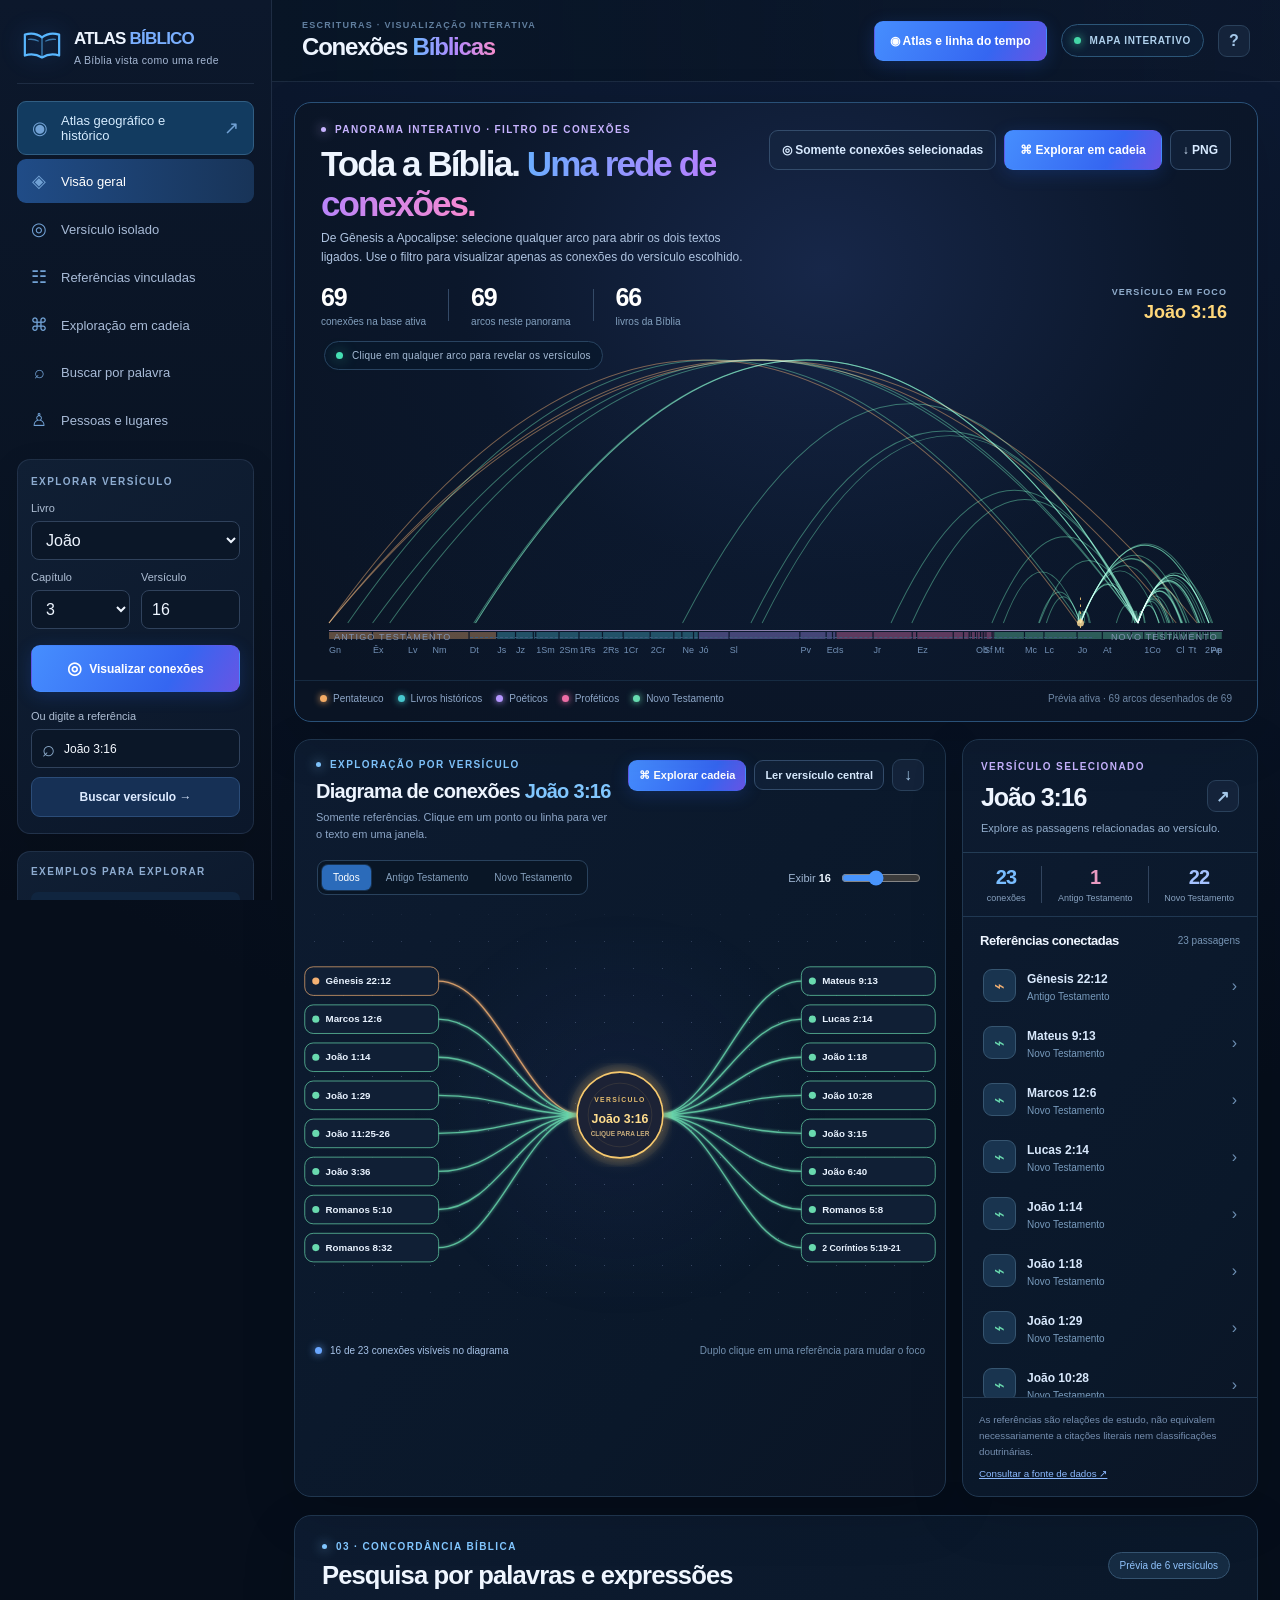
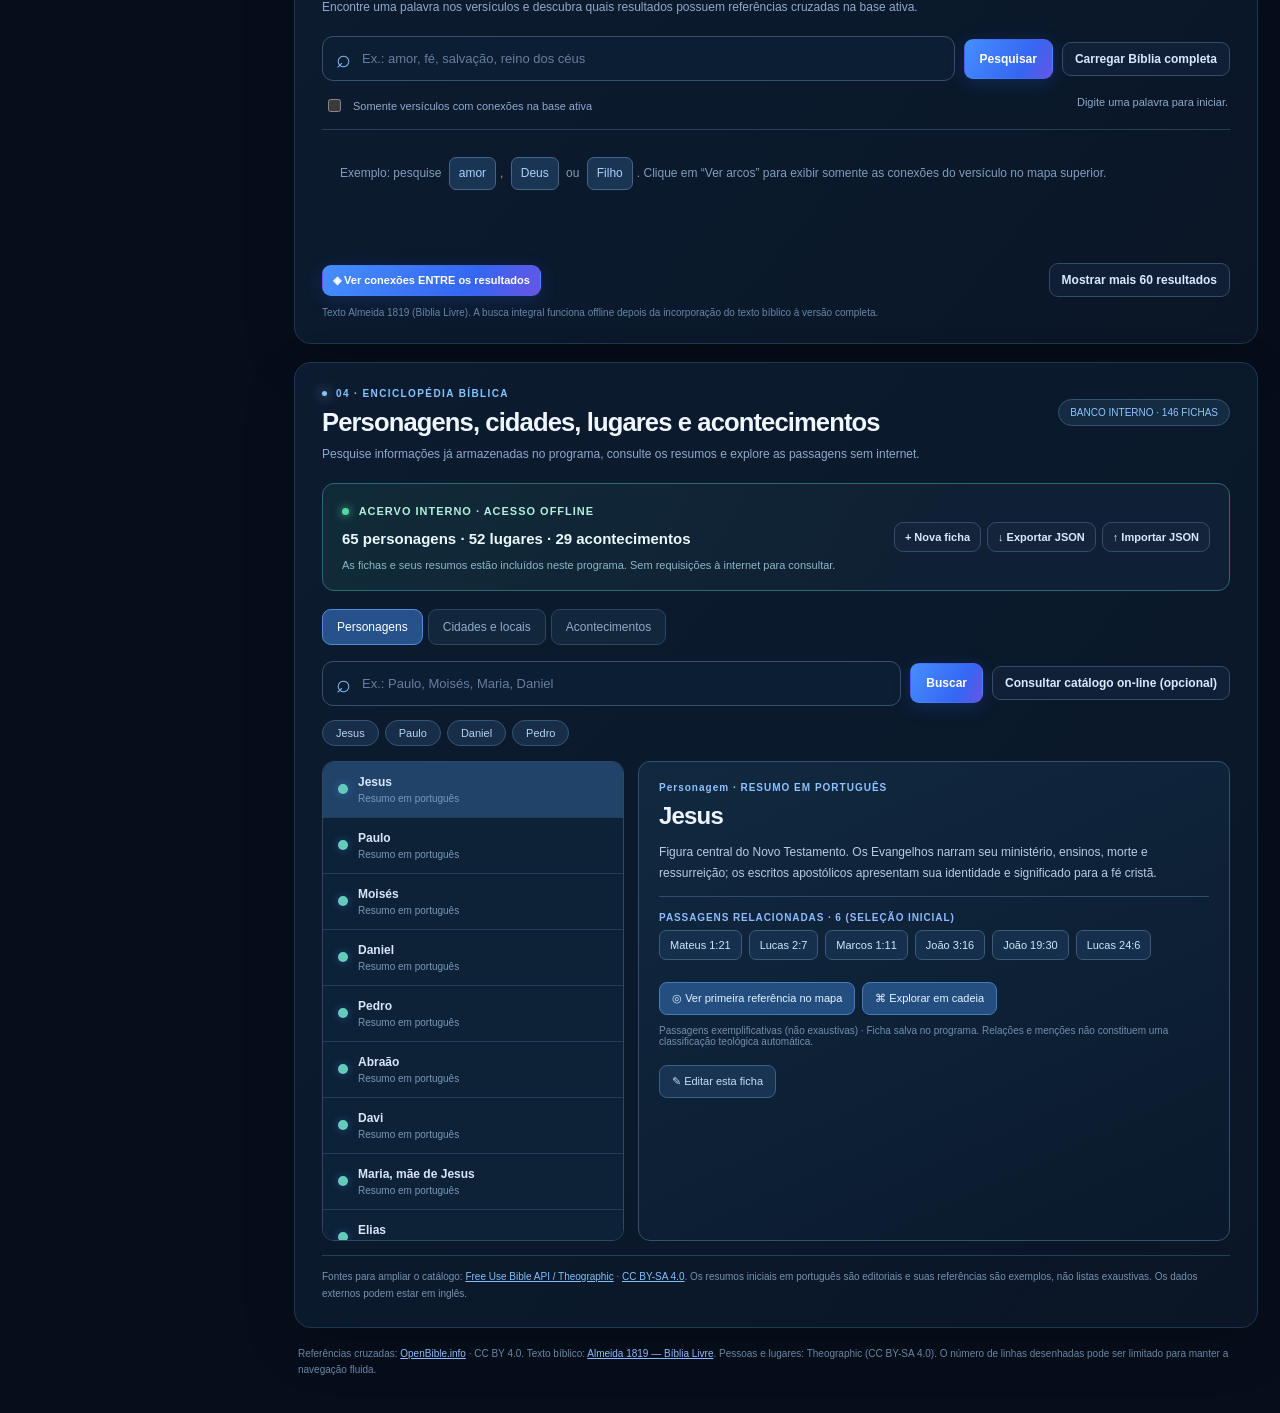
<file: conexoes_biblicas_offline.html>
<!DOCTYPE html>
<html lang="pt-BR">
<head>
  <meta charset="UTF-8">
  <meta name="viewport" content="width=device-width, initial-scale=1.0">
  <meta name="theme-color" content="#07101d">
  <meta name="description" content="Atlas interativo de referências cruzadas da Bíblia: arcos clicáveis e diagrama de versículos.">
  <title>Atlas de Conexões Bíblicas</title>
  <style>
:root{--bg:#060e1b;--panel:#0d192b;--panel-dark:#091525;--line:rgba(154,187,227,.13);--text:#eef5ff;--secondary:#a5b7d3;--subtle:#6e87a5;--blue:#4198ff;--cyan:#44c8ef;--violet:#986cfb;--pink:#e77fce;--radius:17px;--radius-sm:11px;color-scheme:dark;font-family:Inter,"Segoe UI",Arial,sans-serif}
*{box-sizing:border-box}html{scroll-behavior:smooth}body{margin:0;background:radial-gradient(circle at 72% -20%,#112243,transparent 46%),var(--bg);color:var(--text)}button,input,select{font:inherit}button{cursor:pointer}button:focus-visible,input:focus-visible,select:focus-visible{outline:2px solid #83baff;outline-offset:3px}a{color:#8dbaff}p{line-height:1.55}h1,h2,h3,p{margin-top:0}h1,h2,h3{letter-spacing:-.035em}.muted,.small-muted{color:var(--subtle)}.app-shell{display:flex;min-height:100vh}.sidebar{position:sticky;top:0;align-self:flex-start;height:100vh;overflow:auto;flex:0 0 272px;background:linear-gradient(180deg,#0c182c,#091322 65%,#070e1a);border-right:1px solid var(--line);padding:22px 17px 16px;display:flex;flex-direction:column;gap:17px;z-index:8;scrollbar-width:thin;scrollbar-color:#29415f transparent}.brand{display:flex;align-items:center;gap:11px;padding:4px 4px 15px;border-bottom:1px solid var(--line)}.brand-mark{display:grid;place-items:center;width:42px;height:42px;flex-shrink:0;color:#59b7ff;filter:drop-shadow(0 0 11px #3481ff66)}.brand-mark svg{width:40px}.brand-name{font-size:17px;font-weight:820;letter-spacing:-.045em;white-space:nowrap}.brand-name span{color:#7aafff}.brand-caption{font-size:10.5px;margin-top:5px;color:var(--secondary);letter-spacing:.03em}.sidebar-nav{display:flex;flex-direction:column;gap:4px}.nav-option{background:none;border:0;width:100%;text-align:left;border-radius:9px;color:#a8bbd7;padding:11px 12px;font-size:13px;display:flex;align-items:center;gap:12px;transition:background .2s,color .2s}.nav-option span{width:20px;text-align:center;font-size:18px;color:#72a2d5}.nav-option.active,.nav-option:hover{background:linear-gradient(90deg,#204c87,#183458);color:#fff}.side-block{background:linear-gradient(145deg,#101f34,#0b172a);border:1px solid var(--line);border-radius:13px;padding:16px 13px;box-shadow:0 8px 30px #0000001c}.side-block.compact{padding-top:14px;padding-bottom:14px}.side-label,.section-kicker,.eyebrow{font-size:10px;letter-spacing:.14em;color:#8eacd0;font-weight:800}.side-label{margin-bottom:15px}.side-block label:not(.file-import){display:block;color:#aebed4;font-size:11px;margin:10px 0 7px}.side-block select,.side-block input[type=number],.search-wrap{width:100%;height:39px;color:#eef5ff;background:#0b1728;border:1px solid #30425c;border-radius:8px;padding:0 10px;outline:none}.side-block select:focus,.side-block input:focus{border-color:#508de7}.side-grid{display:grid;grid-template-columns:1fr 1fr;gap:11px;margin-top:1px}.side-grid label{margin-top:11px}.btn{display:inline-flex;align-items:center;justify-content:center;gap:7px;border-radius:9px;padding:12px 15px;border:1px solid transparent;font-weight:700;font-size:12px;transition:filter .17s,background .17s,transform .17s;white-space:nowrap}.btn:hover{filter:brightness(1.15)}.btn:active{transform:translateY(1px)}.btn-block{width:100%;margin-top:16px}.btn-primary{background:linear-gradient(120deg,#468efe,#3566f1 68%,#6755e4);box-shadow:0 4px 18px #276dff33;color:#fff}.btn-primary span{font-size:17px}.btn-secondary{margin-top:9px;background:#163055;color:#dceaff;border-color:#2b4c78}.btn-outline{background:rgba(46,83,133,.12);border-color:#31557c;color:#b7d8ff;margin-top:10px}.btn-ghost{padding:9px 12px;background:#17284280;border-color:#334c6b;color:#d8eaff}.btn-small{font-size:11px;padding:8px 10px}.label-search{margin-top:18px!important}.search-wrap{display:flex;gap:7px;align-items:center}.search-wrap span{font-size:22px;color:#8daccc}.search-wrap input{border:0;outline:0;min-width:0;background:none;color:#f5f9ff;font-size:12px;width:100%}.preset-list{display:flex;flex-direction:column;gap:6px}.preset-list button{display:flex;justify-content:space-between;border:1px solid transparent;border-radius:7px;color:#c7d9f1;padding:9px 10px;background:#10253f;text-align:left;font-size:12px}.preset-list button:hover{background:#173b64;border-color:#346b9e}.preset-list span{color:#67a5ff}.data-status{display:flex;align-items:center;gap:8px;font-size:11px;color:#b8ceea;line-height:1.4}.status-dot,.pulse-dot{background:#45dfb3;border-radius:50%;display:inline-block;width:7px;height:7px;box-shadow:0 0 13px #47deaf99;flex-shrink:0}.status-dot.warn{background:#ffb454;box-shadow:0 0 10px #ffb45488}.blue-dot{background:#6aa7ff;box-shadow:0 0 9px #6aa7ff}.progress-outer{height:4px;border-radius:10px;margin-top:10px;background:#18334f;overflow:hidden}.progress-inner{height:100%;width:0;background:linear-gradient(90deg,#4cb9ee,#876cff);transition:width .3s}.file-import{font-size:10.5px;color:#8fcaff;margin-top:11px;display:flex;justify-content:space-between;cursor:pointer}.file-import:hover{text-decoration:underline}.small-muted{font-size:10px;line-height:1.55;margin-top:13px}.sidebar-bottom{font-size:9px;letter-spacing:.11em;line-height:1.6;color:#597794;padding:0 5px;margin-top:auto}.sidebar-bottom span{letter-spacing:0;color:#7d97b7}.body-column{min-width:0;flex:1}.topbar{height:82px;padding:12px 30px;display:flex;align-items:center;justify-content:space-between;gap:20px;border-bottom:1px solid var(--line);background:linear-gradient(90deg,#081526,#0b1629aa);position:relative}.eyebrow{font-size:9px;color:#617f9f}.top-title{font-weight:830;font-size:24px;letter-spacing:-.05em;margin-top:3px}.top-title span{background:linear-gradient(90deg,#6fb6ff,#b08aff,#f48ccc);-webkit-background-clip:text;background-clip:text;color:transparent}.topbar-right{display:flex;align-items:center;gap:14px}.live-pill{display:flex;align-items:center;gap:9px;border:1px solid #2c5678;background:#13314c4d;border-radius:40px;padding:10px 12px;font-size:10px;color:#afd0ec;letter-spacing:.07em;font-weight:700}.live-pill span{width:7px;height:7px;border-radius:50%;background:#44d7a7;box-shadow:0 0 10px #44d7a7}.icon-btn{background:#14233a;border:1px solid #2a415b;color:#a5c8e9;border-radius:9px;min-width:32px;height:32px;font-weight:800;display:inline-grid;place-items:center}.icon-btn:hover{background:#23476c;color:#fff}.mobile-only{display:none}.main-content{padding:20px 22px 25px;max-width:1800px;margin:0 auto}.panel{border:1px solid #203750;border-radius:var(--radius);background:linear-gradient(130deg,#0d1b30 0%,#0a182a 70%,#0b1525 100%);box-shadow:0 18px 55px #00000021;overflow:hidden}.hero-panel{position:relative;border-color:#295077;background:radial-gradient(ellipse at 55% 27%,#172749 0%,#0b172b 49%,#0a1424 91%)}.hero-header{padding:21px 26px 0;display:flex;align-items:flex-start;justify-content:space-between;gap:18px}.section-kicker{display:flex;align-items:center;gap:9px;color:#c7b3ff}.section-kicker.blue{color:#81c6ff}.kicker-mark{width:5px;height:5px;border-radius:50%;background:currentColor;box-shadow:0 0 12px currentColor}.hero-header h1{font-size:clamp(21px,2.8vw,35px);font-weight:840;letter-spacing:-.055em;margin:9px 0 5px}.hero-header h1 em{font-style:normal;background:linear-gradient(100deg,#6aaeff,#b083ff,#fa8acf);background-clip:text;-webkit-background-clip:text;color:transparent}.hero-header p{font-size:12px;color:#aec3e0;margin-bottom:0}.hero-actions{display:flex;gap:8px;padding-top:6px}.hero-stats{display:flex;align-items:center;gap:22px;padding:17px 26px 3px}.hero-stat strong{font-size:25px;letter-spacing:-.045em;color:#fff;display:block;font-variant-numeric:tabular-nums}.hero-stat span{display:block;margin-top:4px;font-size:10px;color:#829fbd}.stat-divider{width:1px;height:32px;background:#344a67}.hero-verse{margin-left:auto;text-align:right;padding-right:4px}.hero-verse span{display:block;color:#91adcc;font-size:9px;font-weight:700;letter-spacing:.12em}.hero-verse strong{display:block;font-size:18px;color:#ffd77a;margin-top:5px}.canvas-area{position:relative;margin:0 15px;height:350px;overflow:hidden;border-radius:10px;background:radial-gradient(ellipse at 52% 86%,#11244033 0%,transparent 68%)}#atlasCanvas{position:absolute;width:100%;height:100%;cursor:crosshair;display:block}.map-instruction{pointer-events:none;position:absolute;top:11px;left:14px;display:flex;gap:9px;align-items:center;font-size:10px;color:#a5bbd5;letter-spacing:.025em;background:#08172bb3;border:1px solid #284360;border-radius:40px;padding:8px 11px}.map-topcaption{position:absolute;left:24px;right:24px;bottom:38px;display:flex;justify-content:space-between;font-size:9px;letter-spacing:.13em;color:#7f92b1;pointer-events:none}.map-topcaption span{flex:1;border-top:1px dashed #3d5c7c;margin:5px 19px 0}.atlas-tooltip{position:absolute;display:none;z-index:5;padding:9px 12px;border:1px solid #5e79a2;border-radius:8px;background:#0a1c34f2;color:#eef6ff;font-size:12px;box-shadow:0 10px 24px #0008;pointer-events:none;max-width:280px}.atlas-tooltip.active{display:block}.atlas-tooltip span{display:block;font-size:10px;color:#98afcd;margin-top:4px}.map-bottom{display:flex;align-items:center;justify-content:space-between;gap:14px;padding:12px 25px 17px;border-top:1px solid #23405c80}.map-bottom .muted{font-size:10px;white-space:nowrap}.color-legend{display:flex;align-items:center;gap:14px;flex-wrap:wrap}.color-legend span{display:flex;align-items:center;gap:6px;font-size:10px;color:#8ea7c8}.color-legend i{background:var(--c);width:7px;height:7px;border-radius:50%;box-shadow:0 0 7px var(--c)}.workspace{margin-top:17px;display:grid;grid-template-columns:minmax(0,1.83fr) minmax(296px,.83fr);gap:16px;align-items:stretch}.network-panel{min-width:0}.panel-header{display:flex;justify-content:space-between;align-items:flex-start;gap:14px;padding:19px 21px 9px}.panel-header h2{font-size:20px;margin:10px 0 6px}.panel-header h2 span{color:#81c7ff}.panel-header p{color:#8da6c7;font-size:11px;margin:0}.network-actions{display:flex;align-items:center;gap:8px;flex-shrink:0}.network-filters{padding:8px 22px 0;display:flex;align-items:center;justify-content:space-between;gap:10px}.segmented{display:flex;gap:4px;background:#091626;border:1px solid #29425d;border-radius:9px;padding:4px}.segmented button{border:0;background:transparent;border-radius:6px;color:#849fbc;font-size:10px;padding:7px 11px;white-space:nowrap}.segmented button.selected{background:#2b6bba;color:white;box-shadow:0 0 0 1px #4188d244}.range-control{display:flex;align-items:center;gap:8px;color:#9eb5d1;font-size:11px;white-space:nowrap}.range-control strong{color:#edf6ff}.range-control input{width:80px;accent-color:#4894fc}.network-surface{min-height:440px;position:relative;overflow:hidden}.net-backdrop{position:absolute;inset:6px 5px 6px;background-image:radial-gradient(#b7cbff40 .65px,transparent .8px),radial-gradient(circle at 50% 50%,#2e428b22 0%,transparent 54%);background-size:29px 27px,auto;mask-image:linear-gradient(to bottom,transparent,#000 12%,#000 85%,transparent);pointer-events:none}#networkSvg{position:relative;width:100%;height:440px;display:block;overflow:visible}#networkSvg text{font-family:Inter,"Segoe UI",Arial,sans-serif;pointer-events:none;font-weight:690}#networkSvg .net-edge{fill:none;stroke-width:2.05;stroke-linecap:round;cursor:pointer;opacity:.86;filter:url(#lineGlow)}#networkSvg .net-hit{stroke:transparent;stroke-width:15;fill:none;cursor:pointer}#networkSvg .net-node{cursor:pointer}#networkSvg .net-node rect{stroke-width:1.35}#networkSvg .net-node:hover rect{stroke-width:2.6;filter:drop-shadow(0 0 10px #94d3ff88)}#networkSvg .net-node:hover text{fill:white}#networkSvg .net-center{cursor:pointer}#networkSvg .net-center:hover circle.main-circle{stroke:#fffce0;stroke-width:3}.network-footer{display:flex;justify-content:space-between;gap:10px;align-items:center;padding:10px 20px 18px;color:#7390af;font-size:10px}.network-footer div{display:flex;gap:8px;align-items:center;color:#a6c2e7}.details-panel{display:flex;flex-direction:column}.detail-header{padding:21px 18px 15px;border-bottom:1px solid #233c55}.detail-main-title{display:flex;align-items:center;justify-content:space-between;gap:8px}.detail-main-title h2{font-size:25px;letter-spacing:-.045em;margin:11px 0 8px}.detail-header p{font-size:11px;color:#91accb;margin:0}.detail-stats{display:grid;grid-template-columns:1fr 1.5fr 1.4fr;text-align:center;padding:13px 8px;border-bottom:1px solid #203852}.detail-stats div{border-right:1px solid #31445e}.detail-stats div:last-child{border:0}.detail-stats strong{display:block;color:#79bdff;font-size:20px;letter-spacing:-.04em}.detail-stats div:nth-child(2) strong{color:#e99ac2}.detail-stats div:nth-child(3) strong{color:#a5c2ff}.detail-stats span{display:block;margin-top:4px;font-size:9px;color:#87a1bf}.list-heading{display:flex;justify-content:space-between;align-items:center;gap:8px;padding:16px 17px 9px}.list-heading h3{font-size:13px;margin:0}.list-heading span{font-size:10px;color:#7795b5}.related-list{padding:0 9px 7px;max-height:440px;overflow-y:auto;min-height:120px;scrollbar-width:thin;scrollbar-color:#34516e transparent}.related-item{display:flex;align-items:center;gap:11px;width:100%;border:1px solid transparent;background:transparent;color:#d8e8fc;border-radius:10px;padding:11px 10px;text-align:left;transition:background .16s}.related-item:hover{background:#203554;border-color:#37577b}.related-icon{display:grid;place-items:center;background:#19344f;border:1px solid #365570;border-radius:9px;width:33px;height:33px;color:var(--bookColor,#8abfff);font-size:18px;flex-shrink:0}.related-item .related-ref{font-size:12px;font-weight:700}.related-item small{display:block;color:#789bbd;font-size:10px;margin-top:4px}.related-item .go{margin-left:auto;font-size:16px;color:#6e90b4}.empty-message{padding:24px 14px;color:#94acc9;font-size:12px;line-height:1.55}.details-bottom{border-top:1px solid #243b55;padding:14px 16px;margin-top:auto;color:#758eaf;font-size:9.8px;line-height:1.6}.details-bottom a{display:inline-block;margin-top:7px}.footer{font-size:10px;color:#6985a4;padding:18px 4px 10px;line-height:1.6}.modal-layer{position:fixed;inset:0;z-index:100;display:none;align-items:center;justify-content:center;padding:20px}.modal-layer.open{display:flex}.modal-backdrop{position:absolute;inset:0;background:#010813d9;backdrop-filter:blur(11px)}.verse-modal{position:relative;z-index:1;width:min(650px,100%);max-height:min(680px,90vh);overflow:hidden;display:flex;flex-direction:column;background:linear-gradient(140deg,#172841,#0d1d32 70%,#0c192b);border:1px solid #456b9a;border-radius:18px;box-shadow:0 40px 100px #0009,0 0 30px #477dba20;animation:appear .19s ease-out}@keyframes appear{from{transform:translateY(9px);opacity:0}to{transform:translateY(0);opacity:1}}.modal-top{display:flex;justify-content:space-between;align-items:start;gap:10px;padding:23px 25px 16px;border-bottom:1px solid #2b4765}.modal-top h2{font-size:25px;margin:10px 0 0}.modal-close{width:34px;height:34px;border:1px solid #3d5674;border-radius:9px;background:#182c46;color:#d7e6fc;font-size:25px;line-height:1}.modal-contents{overflow-y:auto;min-height:90px;padding:19px 25px 22px;scrollbar-width:thin;scrollbar-color:#526781 transparent}.modal-verse-card{padding:14px 0}.modal-verse-card+.modal-verse-card{border-top:1px solid #36506d;margin-top:13px;padding-top:24px}.modal-ref{display:flex;align-items:center;gap:11px;font-size:17px;font-weight:780;color:#8bc4ff;margin-bottom:10px}.modal-ref span{font-size:10px;font-weight:600;color:#7693b3;background:#19344f;padding:5px 8px;border-radius:6px}.modal-passage{color:#eaf3ff;font-size:16px;line-height:1.72;margin:0;white-space:pre-wrap}.modal-passage.loading{color:#789ac0}.modal-actions{margin-top:16px;display:flex;gap:8px;flex-wrap:wrap}.modal-actions button{background:#203d63;border:1px solid #3c6390;color:#d5e7ff;padding:8px 12px;border-radius:8px;font-size:11px}.modal-actions button:hover{background:#285487}.modal-connect-rule{color:#9fb8d4;padding:2px 0 10px;font-size:11px}.modal-footer{display:flex;align-items:center;justify-content:space-between;gap:8px;padding:14px 25px;border-top:1px solid #2e4b65;color:#7e9bb8;font-size:10px}.toast{position:fixed;bottom:22px;right:22px;background:#183552;color:#eff8ff;border:1px solid #457bac;padding:12px 17px;border-radius:12px;box-shadow:0 15px 45px #0008;font-size:12px;max-width:370px;opacity:0;transform:translateY(14px);pointer-events:none;transition:.3s;z-index:120}.toast.show{opacity:1;transform:translateY(0)}
@media(min-width:1600px){.sidebar{flex-basis:294px;padding-left:23px;padding-right:23px}.main-content{padding:24px 27px}.canvas-area{height:410px}.network-surface{min-height:490px}#networkSvg{height:490px}}
@media(max-width:1140px){.workspace{grid-template-columns:minmax(0,1.5fr) minmax(255px,.85fr)}.main-content{padding:17px}.hero-header{padding:20px 20px 0}.hero-stats{padding-left:20px;padding-right:20px;gap:14px}.hero-actions{flex-direction:column}.hero-stats .stat-divider{display:none}.map-bottom{flex-direction:column;align-items:flex-start}.network-filters{flex-wrap:wrap}}
@media(max-width:960px){.sidebar{flex-basis:245px}.workspace{grid-template-columns:1fr}.details-panel{max-height:none}.related-list{max-height:320px}.canvas-area{height:340px}.hero-header h1{font-size:27px}}
@media(max-width:700px){.sidebar{position:fixed;left:0;top:0;bottom:0;transform:translateX(-100%);transition:transform .25s;width:275px;height:100dvh;box-shadow:18px 0 50px #0008}.sidebar.open{transform:translateX(0)}.mobile-only{display:inline-grid}.topbar{height:71px;padding:10px 15px}.top-title{font-size:20px}.eyebrow{font-size:8px}.topbar-right{gap:7px}.live-pill{font-size:0;gap:0;padding:10px}.live-pill span{width:8px;height:8px}.main-content{padding:11px}.hero-header{flex-direction:column;gap:7px}.hero-header h1{font-size:26px}.hero-actions{flex-direction:row}.hero-stats{display:grid;grid-template-columns:1fr 1fr;gap:13px 9px;padding:17px 18px}.hero-stat strong{font-size:22px}.hero-verse{text-align:left;margin:0}.canvas-area{margin:0 7px;height:325px}.map-instruction{font-size:9px;top:6px;left:6px;padding:6px}.map-topcaption{font-size:8px;left:8px;right:8px}.map-bottom{padding:12px 15px 14px}.color-legend{gap:9px}.color-legend span{font-size:9px}.panel-header{padding:17px 14px 6px}.panel-header h2{font-size:19px}.network-actions{flex-direction:column}.network-filters{padding:7px 10px}.segmented button{font-size:9px;padding:7px 9px}.network-surface{min-height:310px}#networkSvg{height:310px}.network-footer{padding:7px 10px 15px;flex-wrap:wrap}.modal-layer{padding:10px}.modal-top,.modal-contents,.modal-footer{padding-left:18px;padding-right:18px}}
@media(prefers-reduced-motion:reduce){*{scroll-behavior:auto!important;transition:none!important;animation:none!important}}

</style>
  <style>
/* Atlas Bíblico v2 – pesquisa, enciclopédia e expansão progressiva */
.research-panel,.entities-panel{padding:25px 27px;margin-top:18px}
.research-panel h2,.entities-panel h2{font-size:clamp(21px,2vw,29px);letter-spacing:-.035em;margin:9px 0 8px;color:#eff6ff}
.research-heading{display:flex;justify-content:space-between;gap:20px;align-items:flex-start;margin-bottom:19px}
.research-heading p{color:#90a9ca;font-size:12px;line-height:1.6;max-width:660px;margin:0}
.data-pill{background:#152b42;border:1px solid #345370;color:#90c3fd;border-radius:50px;font-size:10px;white-space:nowrap;padding:7px 11px}
.research-controls{display:flex;align-items:center;gap:9px;flex-wrap:wrap;margin:0 0 14px}
.research-search{display:flex;align-items:center;flex:1;min-width:195px;background:#0c1e32;border:1px solid #36506c;border-radius:11px;padding:0 13px;gap:9px;color:#7dbaff}
.research-search:focus-within{border-color:#468cf2;box-shadow:0 0 0 2px #468cf226}
.research-search>span{font-size:25px}
.research-search input{width:100%;height:43px;background:transparent;border:0;outline:0;color:#e9f4ff;font:inherit;font-size:13px}
.research-search input::placeholder{color:#647f9f}
.research-line{display:flex;justify-content:space-between;flex-wrap:wrap;gap:12px;font-size:11px;color:#8daacd;border-bottom:1px solid #283e59;padding:1px 2px 14px}
.research-line label{display:flex;align-items:center;gap:9px;cursor:pointer}
.research-line input{accent-color:#4c91ff}
.word-results{min-height:120px;max-height:525px;overflow:auto;scrollbar-color:#426080 #07182b;scrollbar-width:thin}
.word-card{border-bottom:1px solid #273d57;padding:14px 6px 13px;display:flex;align-items:flex-start;gap:20px;justify-content:space-between}
.word-card:last-child{border-bottom:0}
.word-card .word-ref{color:#99c8ff;font-weight:780;font-size:13px}
.word-card p{font-size:12px;color:#c0d1e7;line-height:1.6;max-width:780px;margin:8px 0}
.word-card mark{background:#f2b7573d;color:#ffd990;padding:0 2px;border-radius:2px}
.word-card .word-meta{font-size:10px;color:#7799bb}
.word-card .word-actions{display:flex;gap:6px;flex-wrap:wrap;justify-content:flex-end;min-width:180px}
.word-card button{border:1px solid #355373;background:#173451;color:#a9d1ff;font-size:10px;padding:7px 10px;border-radius:7px;cursor:pointer}
.word-card button:hover{background:#25547e;color:#fff}
.word-card .word-actions button:first-child{border-color:#4b78af;background:#1b477a}
.research-empty{padding:25px 18px;color:#819cbb;line-height:1.7;font-size:12px}
.research-empty button{background:#1a3554;border:1px solid #44658a;color:#aad0ff;padding:5px 9px;margin:2px 4px;border-radius:7px;cursor:pointer}
.research-bottom{display:flex;justify-content:space-between;align-items:center;flex-wrap:wrap;gap:10px;padding-top:13px;font-size:10px;color:#6686a9}
.research-tabs{display:flex;align-items:center;gap:5px;flex-wrap:wrap;margin:2px 0 16px}
.research-tabs button{color:#8eaccb;background:#12263c;border:1px solid #2b4562;border-radius:9px;padding:10px 14px;font-size:12px;cursor:pointer}
.research-tabs button.selected{color:white;background:#27518b;border-color:#518bdb}
.entity-chips{display:flex;gap:6px;flex-wrap:wrap;margin-bottom:15px}
.entity-chips button{border:1px solid #355574;background:#172d48;color:#b6d3f4;border-radius:999px;padding:6px 13px;font-size:11px;cursor:pointer}
.entity-grid{display:grid;grid-template-columns:minmax(220px,.74fr) minmax(300px,1.45fr);gap:14px;min-height:340px}
.entity-results{border:1px solid #304761;background:#0d2137;border-radius:12px;max-height:480px;overflow:auto;scrollbar-color:#43617e #0d2137;scrollbar-width:thin}
.entity-result{display:flex;text-align:left;align-items:center;gap:10px;width:100%;background:none;color:#d8e7f9;padding:13px 15px;border:0;border-bottom:1px solid #233c57;cursor:pointer}
.entity-result:hover,.entity-result.active{background:#214369}
.entity-result .entity-dot{width:10px;height:10px;border-radius:50%;background:#6fa6ff;flex-shrink:0;box-shadow:0 0 10px #4c9cff66}
.entity-result b{display:block;font-size:12px}
.entity-result small{display:block;font-size:10px;color:#7899bb;margin-top:4px}
.entity-profile{border:1px solid #34506e;border-radius:12px;background:linear-gradient(155deg,#112940,#0a192c);padding:20px;min-height:340px;max-height:490px;overflow:auto;scrollbar-width:thin;scrollbar-color:#43617e transparent}
.entity-profile .entity-type{letter-spacing:1px;font-size:10px;color:#8dc1ff;font-weight:800}
.entity-profile h3{font-size:24px;letter-spacing:-.035em;margin:9px 0 12px;color:#ecf4ff}
.entity-profile .entity-summary{line-height:1.75;color:#b8cce4;font-size:12px;margin:0 0 12px}
.entity-profile .source-note{font-size:10px;color:#728fac;margin:10px 0}
.entity-profile .entity-props{display:flex;gap:7px;flex-wrap:wrap;margin:14px 0}
.entity-profile .entity-props span{background:#193651;padding:7px 10px;border:1px solid #315375;border-radius:7px;font-size:10px;color:#a5c8f1}
.entity-profile .profile-label{border-top:1px solid #304c6a;padding:15px 0 7px;font-size:10px;color:#8ebaff;letter-spacing:.9px;font-weight:750}
.entity-verses{display:flex;flex-wrap:wrap;gap:7px;padding-bottom:9px}
.entity-verses button{border:1px solid #3c5a79;color:#cfe5ff;background:#162f4c;border-radius:7px;font-size:11px;padding:8px 10px;cursor:pointer}
.entity-verses button:hover{border-color:#7bbfff}
.entity-action-row{display:flex;gap:7px;flex-wrap:wrap;margin-top:13px}
.entity-action-row button{padding:9px 12px;font-size:11px;border-radius:8px;border:1px solid #457db9;background:#244e80;color:#e4f4ff;cursor:pointer}
.entity-attribution{font-size:10px;line-height:1.7;border-top:1px solid #243e5b;margin-top:14px;padding-top:12px;color:#7691ae}
.entity-attribution a{color:#81bfff;text-decoration:underline}
/* Tela independente para exploração em cadeia */
.chain-layer{position:fixed;inset:0;background:#020713e9;backdrop-filter:blur(7px);z-index:85;padding:14px;display:none;align-items:stretch;justify-content:center}
.chain-layer.open{display:flex}
.chain-app{width:min(1680px,100%);height:100%;background:#071524;border:1px solid #375878;border-radius:17px;display:flex;flex-direction:column;overflow:hidden;box-shadow:0 25px 90px #000a}
.chain-header{display:flex;justify-content:space-between;align-items:center;gap:15px;flex-wrap:wrap;background:#10263d;border-bottom:1px solid #385572;padding:18px 23px}
.chain-header h2{font-size:23px;color:#f5f9ff;letter-spacing:-.03em;margin:5px 0 4px}
.chain-header p{font-size:11px;color:#a1bada;margin:0}
.chain-header-controls{display:flex;gap:8px}
.chain-layout{flex:1;min-height:0;display:grid;grid-template-columns:265px minmax(0,1fr)}
.chain-sidebar{padding:21px 18px;background:#0d1f34;border-right:1px solid #29445e;overflow:auto;scrollbar-width:thin;scrollbar-color:#3c5572 transparent}
.chain-sidebar-heading{color:#7eadde;font-weight:780;font-size:10px;letter-spacing:.7px;margin:0 0 11px}
.chain-sidebar h3{font-size:23px;color:#ffd783;letter-spacing:-.04em;margin:6px 0 7px}
.chain-sidebar p{font-size:11px;color:#99b0ca;line-height:1.5;margin-bottom:17px}
.chain-metrics{display:grid;grid-template-columns:repeat(3,1fr);border-radius:8px;background:#142f4a;border:1px solid #34516e;text-align:center;padding:12px 5px;margin-bottom:22px}
.chain-metrics div{border-right:1px solid #355372}
.chain-metrics div:last-child{border:0}
.chain-metrics b{font-size:20px;color:#b0d7ff;display:block}
.chain-metrics span{font-size:9px;color:#8da8c6}
.chain-path{display:flex;flex-direction:column;gap:6px;margin-bottom:22px;max-height:105px;overflow:auto}
.chain-path button{padding:8px 11px;border:1px solid #365c7b;background:#152d49;color:#d4e8ff;border-radius:7px;text-align:left;font-size:11px;cursor:pointer}
.chain-inspector{margin-bottom:20px;background:#122a43;border:1px solid #385575;border-radius:10px;padding:13px}
.chain-inspector strong{display:block;font-size:16px;color:#e8f3ff;margin-bottom:7px}
.chain-inspector p{font-size:11px;margin:6px 0 12px}
.chain-inspector .chain-actions{display:flex;gap:7px;flex-wrap:wrap}
.chain-inspector button{font-size:10px;background:#214c7b;border:1px solid #4577aa;padding:8px 10px;border-radius:7px;color:#ebf6ff;cursor:pointer}
.chain-how{font-size:10px;line-height:1.65;color:#6d8eaf;padding-top:16px;border-top:1px solid #304965}
.chain-main{min-width:0;position:relative;display:flex;flex-direction:column;background:radial-gradient(circle at 35% 55%,#112b45,#071321 64%)}
.chain-tools{display:flex;align-items:center;justify-content:space-between;gap:15px;background:#0b2137;padding:9px 14px;border-bottom:1px solid #294660;font-size:11px;color:#a6bfdf;min-height:52px}
.chain-tools>div{display:flex;gap:7px}
.chain-tools button{border:1px solid #43698c;border-radius:7px;background:#1a3555;color:#bcd9f6;font-size:13px;padding:7px 13px;cursor:pointer}
.chain-viewport{position:relative;flex:1;overflow:hidden;touch-action:none;cursor:grab}
.chain-viewport.dragging{cursor:grabbing}
#chainSvg{width:100%;height:100%;display:block;touch-action:none;user-select:none}
#chainScene .chain-link{fill:none;stroke-width:2;opacity:.64;cursor:pointer;stroke-linecap:round}
#chainScene .chain-link:hover{opacity:1;stroke-width:4}
#chainScene .chain-hit{fill:none;stroke:transparent;stroke-width:14;cursor:pointer}
#chainScene .chain-dot{cursor:pointer}
#chainScene .chain-dot circle{stroke-width:1.9}
#chainScene .chain-dot.selected circle{stroke-width:4;filter:url(#chainGlow)}
#chainScene .chain-dot:hover circle{stroke-width:4}
#chainScene text{pointer-events:none;fill:#edf7ff;font-size:14px;font-family:Inter,"Segoe UI",sans-serif;font-weight:680}
#chainScene .chain-mini{font-size:10px;fill:#7c9ebd;font-weight:540}
.chain-hint{position:absolute;left:16px;bottom:13px;max-width:90%;background:#0b213dd9;border:1px solid #37516e;border-radius:8px;padding:8px 10px;color:#94b0cd;font-size:10px;pointer-events:none}
@media(max-width:1100px){.word-card{flex-direction:column;gap:5px}.word-card .word-actions{min-width:0;justify-content:flex-start}.chain-layout{grid-template-columns:225px minmax(0,1fr)}}
@media(max-width:780px){.research-panel,.entities-panel{padding:17px 15px}.research-heading{flex-direction:column;gap:12px}.research-controls>.btn{flex:1}.entity-grid{grid-template-columns:1fr}.entity-results{max-height:175px}.entity-profile{max-height:480px}.chain-layer{padding:0}.chain-app{border-radius:0}.chain-header{padding:13px 14px}.chain-header h2{font-size:18px}.chain-header-controls .btn{font-size:10px;padding:9px}.chain-layout{grid-template-columns:1fr;grid-template-rows:auto minmax(0,1fr)}.chain-sidebar{padding:10px 15px;border-right:0;border-bottom:1px solid #2c4763;max-height:230px}.chain-sidebar>p,.chain-how{display:none}.chain-sidebar-heading{margin-bottom:4px}.chain-sidebar h3{font-size:17px;margin:4px 0}.chain-metrics{display:flex;gap:9px;justify-content:space-between;margin:8px 0;padding:6px 8px}.chain-metrics div{flex:1}.chain-metrics b{font-size:14px}.chain-path{flex-direction:row;max-height:40px;margin:7px 0;white-space:nowrap}.chain-path button{flex-shrink:0;padding:6px}.chain-inspector{margin:0;padding:9px}.chain-inspector p{margin:3px 0 7px}.chain-inspector strong{font-size:12px}.chain-tools{font-size:10px}.chain-tools button{font-size:10px;padding:7px}}

/* Atlas v3 · acervo offline e editor */
.local-db-banner{display:flex;justify-content:space-between;align-items:center;gap:15px;flex-wrap:wrap;margin:16px 0 18px;padding:17px 19px;border:1px solid #2c6a74;background:linear-gradient(120deg,#102b38,#102034 65%);border-radius:12px}
.local-db-banner b{color:#b3efdc;font-size:11px;letter-spacing:.09em}.local-db-banner p{margin:8px 0 4px;color:#ecf8ff;font-size:15px;font-weight:740}.local-db-banner small{font-size:11px;color:#8db5ca}.local-db-indicator{display:inline-block;background:#52d8a3;width:7px;height:7px;border-radius:50%;margin-right:6px;box-shadow:0 0 8px #52d8a3}.local-db-actions{display:flex;gap:6px;flex-wrap:wrap}.local-file-label{cursor:pointer}.entity-more,.entity-edit-link{font-size:11px;color:#c5ddfa;background:#183452;border:1px solid #386187;padding:9px 12px;border-radius:8px;margin:8px 8px 0 0;cursor:pointer}.entity-more:hover,.entity-edit-link:hover{background:#284c77}
.entity-editor-layer{display:none;position:fixed;inset:0;z-index:40;background:#020811e6;align-items:center;justify-content:center;padding:22px;backdrop-filter:blur(7px)}.entity-editor-layer.open{display:flex}.entity-editor{background:#0c1b30;border:1px solid #3b587c;border-radius:16px;width:min(740px,100%);max-height:94vh;overflow:auto;box-shadow:0 30px 100px #000a}.entity-editor header{display:flex;justify-content:space-between;align-items:center;gap:15px;padding:20px 24px;border-bottom:1px solid #2e4362}.entity-editor header small{font-size:10px;letter-spacing:.11em;color:#6daeff}.entity-editor h2{margin:7px 0 0;font-size:20px}.entity-editor-form{padding:20px 24px;display:grid;grid-template-columns:1fr 1fr;gap:15px}.entity-editor-form label{color:#a7bfd9;font-weight:650;font-size:11px;display:flex;flex-direction:column;gap:7px}.entity-editor-form label:nth-child(n+3){grid-column:1/-1}.entity-editor-form input,.entity-editor-form select,.entity-editor-form textarea{background:#0a1627;border:1px solid #344b6c;border-radius:8px;padding:11px 12px;color:#ebf3ff;width:100%;font:inherit;font-size:13px;resize:vertical}.entity-editor footer{border-top:1px solid #304560;padding:15px 24px;display:flex;align-items:center;gap:10px;justify-content:flex-end;flex-wrap:wrap}.entity-editor footer small{margin-right:auto;max-width:340px;color:#86a5c6;font-size:10px;line-height:1.5}@media(max-width:650px){.entity-editor-form{grid-template-columns:1fr}.entity-editor-form label{grid-column:1/-1}.local-db-banner{align-items:flex-start}}

</style>
</head>
<body>
  <div class="app-shell">
    <aside class="sidebar" id="sidebar">
      <div class="brand">
        <span class="brand-mark" aria-hidden="true"><svg viewBox="0 0 42 42" fill="none"><path d="M21 32C15 28.5 9 28 3 30V8c7-2 13-1 18 3 5-4 11-5 18-3v22c-6-2-12-1.5-18 2Z" stroke="currentColor" stroke-width="2.3" stroke-linejoin="round"/><path d="M21 11v21M7 13c4-.4 7 0 10 1.7M25 14.7c3-1.7 6-2.1 10-1.7" stroke="currentColor" stroke-width="1.5" stroke-linecap="round" opacity=".6"/></svg></span>
        <div><div class="brand-name">ATLAS <span>BÍBLICO</span></div><div class="brand-caption">A Bíblia vista como uma rede</div></div>
      </div>
      <nav class="sidebar-nav" aria-label="Navegação">
        <a class="nav-option" href="atlas.html" style="text-decoration:none;background:#123b60;border:1px solid #315e83;color:#d5ecff"><span>◉</span> Atlas geográfico e histórico <span style="margin-left:auto">↗</span></a>
        <button class="nav-option active" data-jump="geral"><span>◈</span> Visão geral</button>
        <button class="nav-option" data-jump="diagrama"><span>◎</span> Versículo isolado</button>
        <button class="nav-option" data-jump="lista"><span>☷</span> Referências vinculadas</button>
        <button class="nav-option" id="navChain"><span>⌘</span> Exploração em cadeia</button>
        <button class="nav-option" data-jump="pesquisa"><span>⌕</span> Buscar por palavra</button>
        <button class="nav-option" data-jump="entidades"><span>♙</span> Pessoas e lugares</button>
      </nav>
      <section class="side-block">
        <div class="side-label">EXPLORAR VERSÍCULO</div>
        <label for="bookSelect">Livro</label>
        <select id="bookSelect"></select>
        <div class="side-grid">
          <div><label for="chapterSelect">Capítulo</label><select id="chapterSelect"></select></div>
          <div><label for="verseInput">Versículo</label><input id="verseInput" type="number" min="1" max="176" value="16" inputmode="numeric"></div>
        </div>
        <button class="btn btn-primary btn-block" id="btnVisualizar"><span>◎</span> Visualizar conexões</button>
        <label class="label-search" for="searchInput">Ou digite a referência</label>
        <div class="search-wrap"><span>⌕</span><input id="searchInput" autocomplete="off" placeholder="Ex.: Hebreus 2:3" aria-label="Pesquisar referência"></div>
        <button class="btn btn-secondary btn-block" id="btnBuscar">Buscar versículo →</button>
      </section>
      <section class="side-block compact">
        <div class="side-label">EXEMPLOS PARA EXPLORAR</div>
        <div class="preset-list">
          <button data-preset="John.3.16">João 3:16 <span>→</span></button>
          <button data-preset="Rom.8.28">Romanos 8:28 <span>→</span></button>
          <button data-preset="Gen.1.1">Gênesis 1:1 <span>→</span></button>
        </div>
      </section>
      <section class="side-block compact side-dataset">
        <div class="side-label">DADOS DO ATLAS</div>
        <div class="data-status"><span class="status-dot" id="statusDot"></span><span id="dataStatus">Prévia inicial disponível</span></div>
        <div class="progress-outer" id="progressOuter"><div class="progress-inner" id="progressInner"></div></div>
        <button class="btn btn-outline btn-block" id="btnCarregar">Carregar base completa</button>
        <label class="file-import" for="importFile">Ou importar arquivo TSV/TXT local <span>↗</span></label>
        <input id="importFile" type="file" accept=".txt,.tsv,text/plain" hidden>
        <div class="small-muted">Referências: OpenBible.info (CC BY 4.0). Texto: Almeida 1819 (Bíblia Livre).</div>
      </section>
      <div class="sidebar-bottom">ATLAS DE CONEXÕES BÍBLICAS<br><span>Versão 2.0 · Interface em português</span></div>
    </aside>

    <div class="body-column">
      <header class="topbar">
        <div class="topbar-main"><button id="menuToggle" class="icon-btn mobile-only" aria-label="Abrir menu">☰</button><div class="eyebrow">ESCRITURAS · VISUALIZAÇÃO INTERATIVA</div><div class="top-title">Conexões <span>Bíblicas</span></div></div>
        <div class="topbar-right"><a href="atlas.html" class="btn btn-primary" style="text-decoration:none">◉ Atlas e linha do tempo</a><div class="live-pill"><span></span> MAPA INTERATIVO</div><button class="icon-btn" id="btnInfo" title="Como funciona">?</button></div>
      </header>
      <main class="main-content">
        <section class="hero-panel panel" id="geral">
          <div class="hero-header"><div><div class="section-kicker"><span class="kicker-mark"></span> PANORAMA INTERATIVO · FILTRO DE CONEXÕES</div><h1 id="heroHeading">Toda a Bíblia. <em>Uma rede de conexões.</em></h1><p id="heroExplainer">De Gênesis a Apocalipse: selecione qualquer arco para abrir os dois textos ligados. Use “Somente conexões selecionadas” para ocultar os demais.</p></div><div class="hero-actions"><button class="btn btn-ghost" id="btnFocusArcs" aria-pressed="false">◎ Somente conexões selecionadas</button><button class="btn btn-primary" id="btnExploreChain">⌘ Explorar em cadeia</button><button class="btn btn-ghost" id="btnDownload" title="Salvar o mapa geral em PNG">↓ PNG</button></div></div>
          <div class="hero-stats"><div class="hero-stat"><strong id="statTotal">68</strong><span>conexões na base ativa</span></div><div class="stat-divider"></div><div class="hero-stat"><strong id="statDrawn">68</strong><span>arcos neste panorama</span></div><div class="stat-divider"></div><div class="hero-stat"><strong>66</strong><span>livros da Bíblia</span></div><div class="hero-verse"><span>VERSÍCULO EM FOCO</span><strong id="focusRefHero">João 3:16</strong></div></div>
          <div class="canvas-area" id="canvasArea"><canvas id="atlasCanvas" aria-label="Mapa geral de referências bíblicas; mova o cursor sobre os arcos e clique para ver os versículos"></canvas><div class="atlas-tooltip" id="atlasTip" role="status"></div><div class="map-instruction"><span class="pulse-dot"></span> Clique em qualquer arco para revelar os versículos</div><div class="map-topcaption">ANTIGO TESTAMENTO <span></span> NOVO TESTAMENTO</div></div>
          <div class="map-bottom"><div class="color-legend"><span><i style="--c:#f3ab65"></i> Pentateuco</span><span><i style="--c:#47c7ce"></i> Livros históricos</span><span><i style="--c:#b596ff"></i> Poéticos</span><span><i style="--c:#ec6da5"></i> Proféticos</span><span><i style="--c:#66dbaf"></i> Novo Testamento</span></div><span class="muted" id="mapCaption">Visão inicial · dados de exemplo documentados</span></div>
        </section>

        <section class="workspace" id="diagrama">
          <article class="network-panel panel">
            <div class="panel-header"><div><div class="section-kicker blue"><span class="kicker-mark"></span> EXPLORAÇÃO POR VERSÍCULO</div><h2>Diagrama de conexões <span id="networkFocusName">João 3:16</span></h2><p>Somente referências. Clique em um ponto ou linha para ver o texto em uma janela.</p></div><div class="network-actions"><button class="btn btn-primary btn-small" id="btnChainFromNetwork">⌘ Explorar cadeia</button><button class="btn btn-ghost btn-small" id="btnOpenCenter">Ler versículo central</button><button class="icon-btn" id="btnGraphOut" title="Salvar diagrama em SVG">↓</button></div></div>
            <div class="network-filters"><div class="segmented" role="group" aria-label="Filtrar conexões"><button class="selected" data-testament="all">Todos</button><button data-testament="AT">Antigo Testamento</button><button data-testament="NT">Novo Testamento</button></div><div class="range-control"><label for="limitRange">Exibir <strong id="limitText">16</strong></label><input type="range" min="4" max="32" step="2" id="limitRange" value="16"></div></div>
            <div class="network-surface"><div class="net-backdrop"></div><svg id="networkSvg" viewBox="0 0 1000 500" preserveAspectRatio="xMidYMid meet" role="img" aria-label="Diagrama interativo das relações do versículo selecionado"><defs><filter id="centralGlow"><feGaussianBlur stdDeviation="9" result="blur"/><feMerge><feMergeNode in="blur"/><feMergeNode in="SourceGraphic"/></feMerge></filter><filter id="lineGlow"><feGaussianBlur stdDeviation="2.5" result="blur"/><feMerge><feMergeNode in="blur"/><feMergeNode in="SourceGraphic"/></feMerge></filter></defs><g id="networkContent"></g></svg></div>
            <div class="network-footer"><div><span class="status-dot blue-dot"></span> <span id="networkCounter">Carregando referências...</span></div><span>Duplo clique em uma referência para mudar o foco</span></div>
          </article>
          <aside class="details-panel panel" id="lista">
            <div class="detail-header"><div class="section-kicker">VERSÍCULO SELECIONADO</div><div class="detail-main-title"><h2 id="focusRefSide">João 3:16</h2><button class="icon-btn" id="btnReadFocus" title="Ler versículo">↗</button></div><p>Explore as passagens relacionadas ao versículo.</p></div>
            <div class="detail-stats"><div><strong id="relatedTotal">23</strong><span>conexões</span></div><div><strong id="relatedOld">1</strong><span>Antigo Testamento</span></div><div><strong id="relatedNew">22</strong><span>Novo Testamento</span></div></div>
            <div class="list-heading"><h3>Referências conectadas</h3><span id="listedAmount">23 passagens</span></div>
            <div class="related-list" id="relatedList"></div>
            <div class="details-bottom">As referências são relações de estudo, não equivalem necessariamente a citações literais nem classificações doutrinárias.<br><a href="https://openbible.info/labs/cross-references/" target="_blank" rel="noopener">Consultar a fonte de dados ↗</a></div>
          </aside>
        </section>

        <section class="research-panel panel" id="pesquisa">
          <div class="section-kicker blue"><span class="kicker-mark"></span> 03 · CONCORDÂNCIA BÍBLICA</div>
          <div class="research-heading"><div><h2>Pesquisa por palavras e expressões</h2><p>Encontre uma palavra nos versículos e descubra quais resultados possuem referências cruzadas na base ativa.</p></div><div class="data-pill" id="bibleSearchStatus">Prévia de 6 versículos</div></div>
          <div class="research-controls"><div class="research-search"><span>⌕</span><input id="wordSearchInput" placeholder="Ex.: amor, fé, salvação, reino dos céus" autocomplete="off" aria-label="Palavra ou expressão bíblica"></div><button class="btn btn-primary" id="btnWordSearch">Pesquisar</button><button class="btn btn-ghost" id="btnLoadBible">Carregar Bíblia completa</button></div>
          <div class="research-line"><label><input type="checkbox" id="wordOnlyConnected"> Somente versículos com conexões na base ativa</label><span id="wordSearchCounter">Digite uma palavra para iniciar.</span></div>
          <div class="word-results" id="wordResults"><div class="research-empty">Exemplo: pesquise <button data-word-example="amor">amor</button>, <button data-word-example="Deus">Deus</button> ou <button data-word-example="Filho">Filho</button>. Clique em “Ver arcos” para exibir somente as conexões do versículo no mapa superior.</div></div>
          <div class="research-bottom"><button class="btn btn-primary btn-small" id="btnSearchArcs" hidden>◈ Ver conexões ENTRE os resultados</button><button class="btn btn-ghost" id="wordMore" hidden>Mostrar mais 60 resultados</button><span>Texto Almeida 1819 (Bíblia Livre). A busca integral funciona offline depois da incorporação do texto bíblico à versão completa.</span></div>
        </section>

        <section class="entities-panel panel" id="entidades">
          <div class="section-kicker blue"><span class="kicker-mark"></span> 04 · ENCICLOPÉDIA BÍBLICA</div>
          <div class="research-heading"><div><h2>Personagens, cidades, lugares e acontecimentos</h2><p>Pesquise informações já armazenadas no programa, consulte os resumos e explore as passagens sem internet.</p></div><div class="data-pill" id="entityDataStatus">BASE LOCAL</div></div>
          <div class="local-db-banner"><div><b><span class="local-db-indicator"></span> ACERVO INTERNO · ACESSO OFFLINE</b><p id="localDbCounts">Carregando banco interno...</p><small>As fichas e seus resumos estão incluídos neste programa. Sem requisições à internet para consultar.</small></div><div class="local-db-actions"><button class="btn btn-ghost btn-small" id="entityNew">+ Nova ficha</button><button class="btn btn-ghost btn-small" id="entityExport">↓ Exportar JSON</button><label class="btn btn-ghost btn-small local-file-label" for="entityImport">↑ Importar JSON</label><input id="entityImport" type="file" accept=".json,application/json" hidden></div></div>
          <div class="research-tabs" role="group" aria-label="Tipo de pesquisa"><button class="selected" data-entity-mode="people">Personagens</button><button data-entity-mode="places">Cidades e locais</button><button data-entity-mode="events">Acontecimentos</button></div>
          <div class="research-controls"><div class="research-search"><span>⌕</span><input id="entityQuery" placeholder="Ex.: Paulo, Moisés, Jerusalém, Belém" autocomplete="off" aria-label="Pesquisar pessoas lugares ou eventos"></div><button class="btn btn-primary" id="btnEntitySearch">Buscar</button><button class="btn btn-ghost" id="btnLoadEntities">Consultar catálogo on-line (opcional)</button></div>
          <div class="entity-chips" id="entityExamples"><button data-entity-example="Jesus">Jesus</button><button data-entity-example="Paulo">Paulo</button><button data-entity-example="Daniel">Daniel</button><button data-entity-example="Pedro">Pedro</button></div>
          <div class="entity-grid"><div class="entity-results" id="entityResults"></div><div class="entity-profile" id="entityProfile"><div class="research-empty">Selecione um personagem, cidade, lugar ou acontecimento para visualizar seu resumo e os versículos relacionados.</div></div></div>
          <div class="entity-attribution">Fontes para ampliar o catálogo: <a href="https://bible.helloao.org/docs/pt/reference/datasets/" target="_blank" rel="noopener noreferrer">Free Use Bible API / Theographic</a> · <a href="https://creativecommons.org/licenses/by-sa/4.0/" target="_blank" rel="noopener noreferrer">CC BY-SA 4.0</a>. Os resumos iniciais em português são editoriais e suas referências são exemplos, não listas exaustivas. Os dados externos podem estar em inglês.</div>
        </section>
        <footer class="footer">Referências cruzadas: <a href="https://openbible.info/labs/cross-references/" target="_blank" rel="noopener">OpenBible.info</a> · CC BY 4.0. Texto bíblico: <a href="https://github.com/midvash/bible-data" target="_blank" rel="noopener">Almeida 1819 — Bíblia Livre</a>. Pessoas e lugares: Theographic (CC BY-SA 4.0). O número de linhas desenhadas pode ser limitado para manter a navegação fluida.</footer>
      </main>
    </div>
  </div>

  <div id="modalLayer" class="modal-layer" aria-hidden="true">
    <div class="modal-backdrop" data-close="true"></div>
    <section class="verse-modal" role="dialog" aria-modal="true" aria-labelledby="modalHeading">
      <div class="modal-top"><div><div class="section-kicker">BÍBLIA · TEXTO DA PASSAGEM</div><h2 id="modalHeading">Versículo</h2></div><button class="modal-close" id="modalClose" aria-label="Fechar janela">×</button></div>
      <div id="modalContents" class="modal-contents"></div>
      <div class="modal-footer"><span>Tradução: Almeida 1819 (Bíblia Livre)</span><button class="btn btn-ghost btn-small" id="modalCloseBottom">Fechar</button></div>
    </section>
  </div>

  <div class="chain-layer" id="chainLayer" aria-hidden="true">
    <div class="chain-app" role="dialog" aria-modal="true" aria-labelledby="chainHeading">
      <div class="chain-header"><div><div class="section-kicker blue">REDE EXPLORÁVEL · PASSO A PASSO</div><h2 id="chainHeading">Cadeia de conexões bíblicas</h2><p>Clique em um ponto para revelar os versículos ligados a ele. Clique novamente para carregar mais.</p></div><div class="chain-header-controls"><button class="btn btn-ghost" id="chainReset">↺ Reiniciar cadeia</button><button class="btn btn-primary" id="chainClose">Fechar ✕</button></div></div>
      <div class="chain-layout">
        <aside class="chain-sidebar"><div class="chain-sidebar-heading">VERSÍCULO DE ORIGEM</div><h3 id="chainRootRef">João 3:16</h3><p>A rede cresce ao longo das referências, sem conectar versículos que não possuem vínculo documentado.</p>
        <div class="chain-metrics"><div><b id="chainNodeCount">1</b><span>Pontos</span></div><div><b id="chainEdgeCount">0</b><span>Linhas</span></div><div><b id="chainDepth">0</b><span>Níveis</span></div></div>
        <div class="chain-sidebar-heading">CAMINHO ATUAL</div><div id="chainPath" class="chain-path"></div>
        <div class="chain-sidebar-heading">PONTO SELECIONADO</div><div id="chainInspector" class="chain-inspector"></div>
        <div class="chain-how">Cada ponto representa uma referência. As linhas representam conexões registradas na base ativa. Ao clicar em um ponto, o sistema mostra seus vínculos; ciclos e caminhos repetidos são mantidos sem duplicar os pontos.</div>
        </aside>
        <div class="chain-main"><div class="chain-tools"><span id="chainInfo">Clique no versículo inicial para expandir a cadeia</span><div><button id="chainZoomOut" title="Diminuir zoom">−</button><button id="chainZoomReset" title="Enquadrar">Ajustar</button><button id="chainZoomIn" title="Aumentar zoom">+</button></div></div><div class="chain-viewport" id="chainViewport"><svg id="chainSvg" viewBox="0 0 1200 670" aria-label="Grafo interativo de conexões bíblicas com pontos e linhas"><defs><filter id="chainGlow"><feGaussianBlur stdDeviation="5" result="blur"/><feMerge><feMergeNode in="blur"/><feMergeNode in="SourceGraphic"/></feMerge></filter></defs><g id="chainScene"></g></svg><div class="chain-hint">Arraste para navegar · Roda do mouse para zoom · Clique num ponto para expandir · Clique numa linha para ler os dois versículos.</div></div></div>
      </div>
    </div>
  </div>
  <div id="entityEditorLayer" class="entity-editor-layer" aria-hidden="true"><form id="entityEditorForm" class="entity-editor" role="dialog" aria-modal="true" aria-labelledby="entityEditorTitle"><header><div><small>ENCICLOPÉDIA BÍBLICA · BANCO INTERNO</small><h2 id="entityEditorTitle">Nova ficha</h2></div><button class="icon-btn" type="button" id="entityEditorClose" aria-label="Fechar">×</button></header><div class="entity-editor-form"><label>Categoria <select id="entityEditType"><option value="people">Personagem</option><option value="places">Cidade ou local</option><option value="events">Acontecimento</option></select></label><label>Nome <input id="entityEditName" required maxlength="180" placeholder="Ex.: Josias"></label><label>Outros nomes, separados por vírgulas <input id="entityEditAliases" placeholder="Ex.: apelido, outro nome"></label><label>Resumo <textarea id="entityEditSummary" rows="5" required placeholder="Informações verificáveis sobre o personagem ou local..."></textarea></label><label>Referências bíblicas (uma por linha) <textarea id="entityEditRefs" rows="5" placeholder="2 Reis 22:1&#10;2 Crônicas 34:3"></textarea></label></div><footer><small>Fichas editadas são salvas no navegador quando permitido. Use Exportar JSON como cópia de segurança.</small><button type="button" class="btn btn-ghost" id="entityEditorCancel">Cancelar</button><button type="submit" class="btn btn-primary">Salvar ficha</button></footer></form></div>
  <div id="toast" class="toast" role="status" aria-live="polite"></div>
  <script>
window.ATLAS_LOCAL_FIRST=true;
window.ATLAS_OFFLINE_ENTITIES={"schema":"atlas-entities-v1","license":"Resumos editoriais independentes; metadados externos quando incorporados: CC BY-SA 4.0","data":{"people":[{"name":"Jesus","en":"Jesus","aliases":["Jesus Cristo","Cristo"],"summary":"Figura central do Novo Testamento. Os Evangelhos narram seu ministério, ensinos, morte e ressurreição; os escritos apostólicos apresentam sua identidade e significado para a fé cristã.","refs":["Matt.1.21","Luke.2.7","Mark.1.11","John.3.16","John.19.30","Luke.24.6"],"source":"editorial","refScope":"Passagens exemplificativas (não exaustivas)"},{"name":"Paulo","en":"Paul","aliases":["Saulo","Apóstolo Paulo"],"summary":"Apóstolo que, após a experiência narrada em Atos 9, passou a anunciar Jesus Cristo em diversas cidades do Mediterrâneo. É uma das principais figuras da expansão da igreja primitiva.","refs":["Acts.9.3","Acts.9.15","Acts.13.9","Rom.1.1","2Tim.4.7"],"apiLink":"/api/d/theographic/people/paul_2479.json","source":"editorial","refScope":"Passagens exemplificativas (não exaustivas)"},{"name":"Moisés","en":"Moses","summary":"Líder israelita associado à libertação do povo do Egito, à aliança no Sinai e à condução de Israel pelo deserto, conforme o Pentateuco.","refs":["Exod.3.10","Exod.14.21","Exod.20.1","Deut.34.5","Heb.11.24"],"source":"editorial","refScope":"Passagens exemplificativas (não exaustivas)"},{"name":"Daniel","en":"Daniel","summary":"Jovem judeu levado ao exílio na Babilônia. O livro que leva seu nome descreve sua fidelidade, suas experiências na corte e suas visões proféticas.","refs":["Dan.1.6","Dan.2.19","Dan.6.10","Dan.6.22","Dan.9.2"],"source":"editorial","refScope":"Passagens exemplificativas (não exaustivas)"},{"name":"Pedro","en":"Simon Peter","aliases":["Simão Pedro","Cefas"],"summary":"Discípulo de Jesus e um dos apóstolos mais presentes nos Evangelhos e em Atos. Aparece entre os primeiros chamados por Jesus e como pregador no início da igreja.","refs":["Matt.4.18","Matt.16.16","Luke.22.61","Acts.2.14","Acts.3.6"],"apiLink":"/api/d/theographic/people/peter_2745.json","source":"editorial","refScope":"Passagens exemplificativas (não exaustivas)"},{"name":"Abraão","en":"Abraham","aliases":["Abrão"],"summary":"Patriarca chamado por Deus a deixar sua terra. As promessas sobre descendência e bênção às nações constituem um eixo importante de Gênesis e são retomadas no Novo Testamento.","refs":["Gen.12.1","Gen.15.6","Gen.17.5","Gen.22.2","Rom.4.3"],"source":"editorial","refScope":"Passagens exemplificativas (não exaustivas)"},{"name":"Davi","en":"David","summary":"Pastor que se tornou rei de Israel. Sua trajetória envolve a unção por Samuel, o enfrentamento de Golias, o governo do reino e a promessa de uma dinastia.","refs":["1Sam.16.13","1Sam.17.49","2Sam.5.4","2Sam.7.16"],"source":"editorial","refScope":"Passagens exemplificativas (não exaustivas)"},{"name":"Maria, mãe de Jesus","en":"Mary (mother of Jesus)","aliases":["Maria mãe de Jesus","Virgem Maria"],"summary":"Mulher de Nazaré que, segundo os Evangelhos, recebeu o anúncio do nascimento de Jesus e acompanhou momentos importantes de sua vida.","refs":["Luke.1.26","Luke.1.38","Luke.2.7","John.19.25"],"source":"editorial","refScope":"Passagens exemplificativas (não exaustivas)"},{"name":"Elias","en":"Elijah","summary":"Profeta de Israel associado ao confronto contra a idolatria, ao episódio no monte Carmelo e à narrativa de sua partida em 2 Reis.","refs":["1Kgs.17.1","1Kgs.18.36","2Kgs.2.11","Jas.5.17"],"source":"editorial","refScope":"Passagens exemplificativas (não exaustivas)"},{"name":"Josué","en":"Joshua","summary":"Sucessor de Moisés na liderança de Israel. O livro de Josué narra a travessia do Jordão, a ocupação de Canaã e a renovação do compromisso com o Senhor.","refs":["Josh.1.1","Josh.3.14","Josh.6.20","Josh.24.15"],"source":"editorial","refScope":"Passagens exemplificativas (não exaustivas)"},{"name":"Noé","en":"Noah","summary":"Personagem de Gênesis ligado à construção da arca, ao dilúvio e à aliança anunciada após o recuo das águas.","refs":["Gen.6.9","Gen.6.14","Gen.7.1","Gen.9.11"],"source":"editorial","refScope":"Passagens exemplificativas (não exaustivas)"},{"name":"José do Egito","en":"Joseph (son of Jacob)","aliases":["José filho de Jacó"],"summary":"Filho de Jacó vendido pelos irmãos e levado ao Egito. Sua história em Gênesis culmina na reconciliação familiar e na sobrevivência da família durante a fome.","refs":["Gen.37.3","Gen.39.2","Gen.41.41","Gen.50.20"],"source":"editorial","refScope":"Passagens exemplificativas (não exaustivas)"},{"name":"Samuel","en":"Samuel","summary":"Profeta e juiz em Israel, associado à transição para a monarquia e à unção de Saul e Davi.","refs":["1Sam.3.10","1Sam.8.6","1Sam.10.1","1Sam.16.13"],"source":"editorial","refScope":"Passagens exemplificativas (não exaustivas)"},{"name":"Rute","en":"Ruth","summary":"Moabita que permaneceu com Noemi e integrou a linhagem de Davi, conforme a narrativa do livro de Rute.","refs":["Ruth.1.16","Ruth.2.2","Ruth.4.13","Ruth.4.17"],"source":"editorial","refScope":"Passagens exemplificativas (não exaustivas)"},{"name":"Ester","en":"Esther","summary":"Rainha judia da Pérsia que intercedeu por seu povo diante de uma ameaça de extermínio, conforme o livro de Ester.","refs":["Esth.2.17","Esth.4.14","Esth.7.3"],"source":"editorial","refScope":"Passagens exemplificativas (não exaustivas)"},{"name":"João Batista","en":"John the Baptist","summary":"Pregador que anunciou a necessidade de arrependimento e batizou Jesus no Jordão, conforme os Evangelhos.","refs":["Matt.3.1","Matt.3.13","John.1.29"],"source":"editorial","refScope":"Passagens exemplificativas (não exaustivas)"},{"name":"Adão","en":"Adão","summary":"Primeiro homem na narrativa de Gênesis; aparece na criação, na vida no Éden e em reflexões paulinas sobre o pecado e a humanidade.","refs":["Gen.2.7","Gen.3.6","Rom.5.12"],"source":"editorial","refScope":"Passagens exemplificativas (não exaustivas)"},{"name":"Eva","en":"Eva","summary":"Primeira mulher no relato de Gênesis e esposa de Adão; sua história aparece principalmente em Gênesis 2–4.","refs":["Gen.2.22","Gen.3.6","Gen.3.20"],"source":"editorial","refScope":"Passagens exemplificativas (não exaustivas)"},{"name":"Caim","en":"Caim","summary":"Filho de Adão e Eva que, segundo Gênesis 4, matou seu irmão Abel.","refs":["Gen.4.1","Gen.4.8","Gen.4.16"],"source":"editorial","refScope":"Passagens exemplificativas (não exaustivas)"},{"name":"Abel","en":"Abel","summary":"Filho de Adão e Eva, pastor de ovelhas, morto por Caim; é lembrado em Hebreus como exemplo de fé.","refs":["Gen.4.2","Gen.4.8","Heb.11.4"],"source":"editorial","refScope":"Passagens exemplificativas (não exaustivas)"},{"name":"Isaque","en":"Isaque","summary":"Filho de Abraão e Sara, associado à continuidade da promessa patriarcal.","refs":["Gen.21.3","Gen.22.2","Gen.26.24"],"source":"editorial","refScope":"Passagens exemplificativas (não exaustivas)"},{"name":"Jacó","en":"Jacó","summary":"Filho de Isaque e Rebeca, também chamado Israel; pai dos filhos ligados às tribos de Israel.","refs":["Gen.25.26","Gen.32.28","Gen.35.10"],"source":"editorial","refScope":"Passagens exemplificativas (não exaustivas)"},{"name":"Sara","en":"Sara","summary":"Esposa de Abraão e mãe de Isaque; integra o relato do início do povo da aliança.","refs":["Gen.17.15","Gen.21.2","Heb.11.11"],"source":"editorial","refScope":"Passagens exemplificativas (não exaustivas)"},{"name":"Rebeca","en":"Rebeca","summary":"Esposa de Isaque e mãe de Esaú e Jacó, destacada no relato patriarcal de Gênesis.","refs":["Gen.24.15","Gen.24.67","Gen.25.21"],"source":"editorial","refScope":"Passagens exemplificativas (não exaustivas)"},{"name":"Raquel","en":"Raquel","summary":"Filha de Labão, esposa de Jacó e mãe de José e Benjamim.","refs":["Gen.29.18","Gen.29.28","Gen.35.19"],"source":"editorial","refScope":"Passagens exemplificativas (não exaustivas)"},{"name":"Lia","en":"Lia","summary":"Filha de Labão e esposa de Jacó, apresentada como mãe de vários filhos de Israel.","refs":["Gen.29.23","Gen.30.17","Gen.35.23"],"source":"editorial","refScope":"Passagens exemplificativas (não exaustivas)"},{"name":"Sansão","en":"Sansão","summary":"Juiz de Israel conhecido por sua força, seus conflitos com os filisteus e sua história em Juízes 13–16.","refs":["Judg.13.24","Judg.16.30","Heb.11.32"],"source":"editorial","refScope":"Passagens exemplificativas (não exaustivas)"},{"name":"Gideão","en":"Gideão","summary":"Juiz chamado a libertar Israel dos midianitas, conforme Juízes 6–8.","refs":["Judg.6.11","Judg.7.19","Heb.11.32"],"source":"editorial","refScope":"Passagens exemplificativas (não exaustivas)"},{"name":"Débora","en":"Débora","summary":"Profetisa e juíza de Israel que aparece na liderança do povo e no cântico de Juízes 5.","refs":["Judg.4.4","Judg.5.1"],"source":"editorial","refScope":"Passagens exemplificativas (não exaustivas)"},{"name":"Salomão","en":"Salomão","summary":"Filho de Davi e rei de Israel, associado à sabedoria e à construção do templo em Jerusalém.","refs":["1Kgs.2.12","1Kgs.3.12","1Kgs.8.22"],"source":"editorial","refScope":"Passagens exemplificativas (não exaustivas)"},{"name":"Saul, rei de Israel","en":"Saul, rei de Israel","summary":"Primeiro rei de Israel, ungido por Samuel antes do reinado de Davi.","refs":["1Sam.9.2","1Sam.10.1","1Sam.15.26"],"source":"editorial","refScope":"Passagens exemplificativas (não exaustivas)"},{"name":"Jonas","en":"Jonas","summary":"Profeta enviado a Nínive, protagonista do livro que leva seu nome.","refs":["Jonah.1.1","Jonah.2.1","Matt.12.40"],"source":"editorial","refScope":"Passagens exemplificativas (não exaustivas)"},{"name":"Isaías","en":"Isaías","summary":"Profeta de Judá associado aos oráculos de juízo, esperança e restauração do livro de Isaías.","refs":["Isa.6.1","Isa.7.14","Isa.53.5"],"source":"editorial","refScope":"Passagens exemplificativas (não exaustivas)"},{"name":"Jeremias","en":"Jeremias","summary":"Profeta atuante na fase final do reino de Judá e no contexto do exílio babilônico.","refs":["Jer.1.5","Jer.1.9","Jer.29.11"],"source":"editorial","refScope":"Passagens exemplificativas (não exaustivas)"},{"name":"Ezequiel","en":"Ezequiel","summary":"Profeta que atuou entre os exilados e registrou visões sobre juízo e restauração.","refs":["Ezek.1.1","Ezek.37.1","Ezek.37.10"],"source":"editorial","refScope":"Passagens exemplificativas (não exaustivas)"},{"name":"Neemias","en":"Neemias","summary":"Líder associado à reconstrução das muralhas de Jerusalém no período persa.","refs":["Neh.2.1","Neh.2.17","Neh.6.15"],"source":"editorial","refScope":"Passagens exemplificativas (não exaustivas)"},{"name":"Esdras","en":"Esdras","summary":"Escriba e sacerdote associado à leitura da Lei e às reformas da comunidade pós-exílica.","refs":["Ezra.7.6","Ezra.7.10","Neh.8.2"],"source":"editorial","refScope":"Passagens exemplificativas (não exaustivas)"},{"name":"Jó","en":"Jó","summary":"Personagem da literatura sapiencial, cuja narrativa aborda sofrimento, integridade e confiança em Deus.","refs":["Job.1.1","Job.1.21","Job.42.10"],"source":"editorial","refScope":"Passagens exemplificativas (não exaustivas)"},{"name":"Arão","en":"Arão","summary":"Irmão de Moisés e personagem central na instituição do sacerdócio de Israel.","refs":["Exod.4.14","Exod.28.1","Num.20.28"],"source":"editorial","refScope":"Passagens exemplificativas (não exaustivas)"},{"name":"Calebe","en":"Calebe","summary":"Um dos espias enviados a Canaã que manteve confiança na promessa da terra.","refs":["Num.13.6","Josh.14.12"],"source":"editorial","refScope":"Passagens exemplificativas (não exaustivas)"},{"name":"João, filho de Zebedeu","en":"João, filho de Zebedeu","summary":"Um dos doze apóstolos de Jesus, irmão de Tiago, presente em diversas cenas dos Evangelhos e em Atos.","refs":["Mark.1.19","Luke.9.28","Acts.3.1"],"source":"editorial","refScope":"Passagens exemplificativas (não exaustivas)"},{"name":"Tiago, filho de Zebedeu","en":"Tiago, filho de Zebedeu","summary":"Apóstolo e irmão de João, integrante do grupo dos doze; sua morte é narrada em Atos 12.","refs":["Matt.4.21","Mark.3.17","Acts.12.2"],"source":"editorial","refScope":"Passagens exemplificativas (não exaustivas)"},{"name":"Tiago, irmão de Jesus","en":"Tiago, irmão de Jesus","summary":"Personagem mencionado entre os irmãos de Jesus e como liderança da comunidade de Jerusalém.","refs":["Mark.6.3","Gal.1.19","Acts.15.13"],"source":"editorial","refScope":"Passagens exemplificativas (não exaustivas)"},{"name":"Tomé","en":"Tomé","summary":"Apóstolo conhecido por sua reação ao anúncio da ressurreição de Jesus no Evangelho de João.","refs":["John.11.16","John.20.27","John.20.28"],"source":"editorial","refScope":"Passagens exemplificativas (não exaustivas)"},{"name":"Marta","en":"Marta","summary":"Irmã de Maria e Lázaro, mencionada em episódios de hospitalidade e no relato da ressurreição de Lázaro.","refs":["Luke.10.38","John.11.21","John.11.27"],"source":"editorial","refScope":"Passagens exemplificativas (não exaustivas)"},{"name":"Maria de Betânia","en":"Maria de Betânia","summary":"Irmã de Marta e Lázaro, aparece aos pés de Jesus e no episódio da unção em Betânia.","refs":["Luke.10.39","John.11.2","John.12.3"],"source":"editorial","refScope":"Passagens exemplificativas (não exaustivas)"},{"name":"Lázaro de Betânia","en":"Lázaro de Betânia","summary":"Irmão de Marta e Maria, cuja ressurreição é narrada no capítulo 11 de João.","refs":["John.11.1","John.11.43","John.12.1"],"source":"editorial","refScope":"Passagens exemplificativas (não exaustivas)"},{"name":"Maria Madalena","en":"Maria Madalena","summary":"Seguidora de Jesus, presente nos relatos da paixão e entre as primeiras testemunhas do túmulo vazio.","refs":["Luke.8.2","John.20.1","John.20.18"],"source":"editorial","refScope":"Passagens exemplificativas (não exaustivas)"},{"name":"Barnabé","en":"Barnabé","summary":"Colaborador apostólico citado em Atos e parceiro de Paulo em sua atividade missionária.","refs":["Acts.4.36","Acts.11.22","Acts.13.2"],"source":"editorial","refScope":"Passagens exemplificativas (não exaustivas)"},{"name":"Silas","en":"Silas","summary":"Colaborador de Paulo, participou da missão no contexto de Atos 15–18.","refs":["Acts.15.40","Acts.16.25"],"source":"editorial","refScope":"Passagens exemplificativas (não exaustivas)"},{"name":"Timóteo","en":"Timóteo","summary":"Companheiro de Paulo e destinatário das cartas pastorais que levam seu nome.","refs":["Acts.16.1","1Tim.1.2","2Tim.1.5"],"source":"editorial","refScope":"Passagens exemplificativas (não exaustivas)"},{"name":"Tito","en":"Tito","summary":"Cooperador de Paulo mencionado nas epístolas e destinatário de uma carta pastoral.","refs":["2Cor.8.23","Titus.1.4"],"source":"editorial","refScope":"Passagens exemplificativas (não exaustivas)"},{"name":"Lucas","en":"Lucas","summary":"Colaborador citado nas cartas paulinas, tradicionalmente associado à autoria de Lucas e Atos.","refs":["Col.4.14","2Tim.4.11","Phlm.1.24"],"source":"editorial","refScope":"Passagens exemplificativas (não exaustivas)"},{"name":"Priscila","en":"Priscila","summary":"Cristã da igreja primitiva que trabalhou e ensinou ao lado de Áquila; aparece no livro de Atos e em cartas.","refs":["Acts.18.2","Acts.18.26","Rom.16.3"],"source":"editorial","refScope":"Passagens exemplificativas (não exaustivas)"},{"name":"Áquila","en":"Áquila","summary":"Cristão associado ao trabalho missionário com Priscila e Paulo.","refs":["Acts.18.2","Acts.18.26","Rom.16.3"],"source":"editorial","refScope":"Passagens exemplificativas (não exaustivas)"},{"name":"Cornélio","en":"Cornélio","summary":"Centurião romano de Cesareia cuja história é central na narrativa de Atos 10.","refs":["Acts.10.1","Acts.10.34"],"source":"editorial","refScope":"Passagens exemplificativas (não exaustivas)"},{"name":"Estêvão","en":"Estêvão","summary":"Um dos sete escolhidos em Atos 6, apresentado como testemunha que morreu após seu discurso diante do Sinédrio.","refs":["Acts.6.5","Acts.7.59"],"source":"editorial","refScope":"Passagens exemplificativas (não exaustivas)"},{"name":"Filipe, evangelista","en":"Filipe, evangelista","summary":"Pregador presente em Atos 6, 8 e 21; não deve ser confundido com Filipe, um dos doze apóstolos.","refs":["Acts.6.5","Acts.8.5","Acts.21.8"],"source":"editorial","refScope":"Passagens exemplificativas (não exaustivas)"},{"name":"Ananias de Damasco","en":"Ananias de Damasco","summary":"Discípulo que foi enviado a Saulo após sua experiência na estrada de Damasco.","refs":["Acts.9.10","Acts.9.17"],"source":"editorial","refScope":"Passagens exemplificativas (não exaustivas)"},{"name":"Safira","en":"Safira","summary":"Mulher de Ananias, mencionada no relato da oferta retida em Atos 5.","refs":["Acts.5.1","Acts.5.10"],"source":"editorial","refScope":"Passagens exemplificativas (não exaustivas)"},{"name":"Zaqueu","en":"Zaqueu","summary":"Chefe dos publicanos de Jericó, cuja visita de Jesus é registrada em Lucas 19.","refs":["Luke.19.2","Luke.19.8"],"source":"editorial","refScope":"Passagens exemplificativas (não exaustivas)"},{"name":"Nicodemos","en":"Nicodemos","summary":"Fariseu e autoridade judaica que aparece em diálogos e episódios do Evangelho de João.","refs":["John.3.1","John.7.50","John.19.39"],"source":"editorial","refScope":"Passagens exemplificativas (não exaustivas)"},{"name":"Pôncio Pilatos","en":"Pôncio Pilatos","summary":"Governador romano associado ao julgamento e à condenação de Jesus nos Evangelhos.","refs":["Matt.27.2","John.19.16"],"source":"editorial","refScope":"Passagens exemplificativas (não exaustivas)"},{"name":"Herodes Antipas","en":"Herodes Antipas","summary":"Governante da Galileia e Pereia nos relatos do Novo Testamento, envolvido na morte de João Batista.","refs":["Mark.6.17","Luke.23.7"],"source":"editorial","refScope":"Passagens exemplificativas (não exaustivas)"},{"name":"Herodes, o Grande","en":"Herodes, o Grande","summary":"Rei da Judeia no contexto do nascimento de Jesus narrado em Mateus 2.","refs":["Matt.2.1","Matt.2.16"],"source":"editorial","refScope":"Passagens exemplificativas (não exaustivas)"}],"places":[{"name":"Jerusalém","en":"Jerusalem","summary":"Cidade central na história de Israel e no desenvolvimento das narrativas bíblicas. Aparece no contexto da monarquia, do templo e dos acontecimentos finais do ministério de Jesus.","refs":["2Sam.5.6","1Kgs.8.1","Matt.21.10","Luke.24.47","Acts.2.5"],"apiLink":"/api/d/theographic/places/jerusalem_636.json","source":"editorial","refScope":"Passagens exemplificativas (não exaustivas)"},{"name":"Belém","en":"Bethlehem","summary":"Cidade de Judá associada à família de Davi e, nos Evangelhos, ao nascimento de Jesus. Não deve ser confundida com Belém da Galileia.","refs":["Ruth.1.1","1Sam.16.4","Mic.5.2","Matt.2.1","Luke.2.4"],"source":"editorial","refScope":"Passagens exemplificativas (não exaustivas)"},{"name":"Nazaré","en":"Nazareth","summary":"Localidade da Galileia relacionada à vida de Maria, José e Jesus. Os Evangelhos descrevem Jesus como alguém criado em Nazaré.","refs":["Luke.1.26","Matt.2.23","Luke.4.16","John.1.46"],"source":"editorial","refScope":"Passagens exemplificativas (não exaustivas)"},{"name":"Egito","en":"Egypt","summary":"Região e reino associados à permanência de José, à escravidão dos israelitas, ao Êxodo e ao refúgio da família de Jesus.","refs":["Gen.41.41","Exod.1.11","Exod.12.31","Matt.2.13"],"source":"editorial","refScope":"Passagens exemplificativas (não exaustivas)"},{"name":"Babilônia","en":"Babylon","summary":"Cidade e centro imperial ligados ao exílio de Judá e às narrativas de Daniel. O nome também aparece com valor simbólico no Apocalipse, não necessariamente como referência geográfica ao mesmo local.","refs":["2Kgs.24.10","Dan.1.1","Ps.137.1","Rev.17.5"],"source":"editorial","refScope":"Passagens exemplificativas (não exaustivas)"},{"name":"Jericó","en":"Jericho","summary":"Cidade próxima ao vale do Jordão, conhecida pela narrativa da conquista sob Josué e por passagens dos Evangelhos.","refs":["Josh.6.1","Josh.6.20","Luke.19.1"],"source":"editorial","refScope":"Passagens exemplificativas (não exaustivas)"},{"name":"Galileia","en":"Galilee","summary":"Região do norte da terra de Israel onde os Evangelhos situam boa parte do ministério público de Jesus.","refs":["Matt.4.12","Matt.4.23","Mark.1.9","Luke.4.14"],"source":"editorial","refScope":"Passagens exemplificativas (não exaustivas)"},{"name":"Jordão","en":"Jordan River","aliases":["Rio Jordão"],"summary":"Rio de importância geográfica e religiosa nas Escrituras, associado à entrada de Israel na terra prometida e ao batismo de Jesus.","refs":["Josh.3.15","2Kgs.2.8","Matt.3.13","Mark.1.9"],"source":"editorial","refScope":"Passagens exemplificativas (não exaustivas)"},{"name":"Monte Sinai","en":"Mount Sinai","aliases":["Sinai","Horebe"],"summary":"Montanha associada aos acontecimentos do Êxodo, especialmente à manifestação divina e à entrega da Lei a Israel.","refs":["Exod.19.11","Exod.20.1","Exod.34.2"],"source":"editorial","refScope":"Passagens exemplificativas (não exaustivas)"},{"name":"Éfeso","en":"Ephesus","summary":"Cidade da Ásia Menor mencionada no ministério de Paulo, na igreja da região e na mensagem de Apocalipse 2.","refs":["Acts.19.1","Acts.19.10","Eph.1.1","Rev.2.1"],"source":"editorial","refScope":"Passagens exemplificativas (não exaustivas)"},{"name":"Samaria","en":"Samaria","summary":"Nome usado para uma cidade e também para uma região. No Novo Testamento, aparece na narrativa do encontro de Jesus com uma samaritana e na expansão da igreja.","refs":["1Kgs.16.24","John.4.4","John.4.7","Acts.8.5"],"source":"editorial","refScope":"Passagens exemplificativas (não exaustivas)"},{"name":"Jardim do Éden","en":"Garden of Eden","aliases":["Éden"],"summary":"Jardim apresentado em Gênesis 2–3 como o cenário da criação da humanidade e da narrativa da desobediência de Adão e Eva.","refs":["Gen.2.8","Gen.2.15","Gen.3.23"],"source":"editorial","refScope":"Passagens exemplificativas (não exaustivas)"},{"name":"Damasco","en":"Damascus","summary":"Cidade síria citada em Gênesis, nos profetas e em Atos. É especialmente conhecida, no Novo Testamento, pela experiência de Saulo na estrada para Damasco.","refs":["Gen.14.15","Isa.17.1","Acts.9.3","Acts.9.10"],"source":"editorial","refScope":"Passagens exemplificativas (não exaustivas)"},{"name":"Cafarnaum","en":"Cafarnaum","summary":"Cidade da Galileia associada ao ministério de Jesus e a numerosas narrativas dos Evangelhos.","refs":["Matt.4.13","Mark.2.1","John.6.59"],"source":"editorial","refScope":"Passagens exemplificativas (não exaustivas)"},{"name":"Caná da Galileia","en":"Caná da Galileia","summary":"Aparece no Evangelho de João como cenário do sinal da transformação de água em vinho.","refs":["John.2.1","John.4.46"],"source":"editorial","refScope":"Passagens exemplificativas (não exaustivas)"},{"name":"Antioquia da Síria","en":"Antioquia da Síria","summary":"Cidade onde discípulos passaram a ser chamados cristãos e base de missões da igreja primitiva.","refs":["Acts.11.26","Acts.13.1","Acts.14.26"],"source":"editorial","refScope":"Passagens exemplificativas (não exaustivas)"},{"name":"Corinto","en":"Corinto","summary":"Importante cidade grega citada nas viagens de Paulo e nas epístolas aos coríntios.","refs":["Acts.18.1","1Cor.1.2"],"source":"editorial","refScope":"Passagens exemplificativas (não exaustivas)"},{"name":"Roma","en":"Roma","summary":"Capital do Império Romano, vinculada ao período de prisão de Paulo e à carta aos romanos.","refs":["Acts.28.14","Rom.1.7"],"source":"editorial","refScope":"Passagens exemplificativas (não exaustivas)"},{"name":"Filipos","en":"Filipos","summary":"Cidade da Macedônia visitada por Paulo e destinatária da carta aos filipenses.","refs":["Acts.16.12","Phil.1.1"],"source":"editorial","refScope":"Passagens exemplificativas (não exaustivas)"},{"name":"Tessalônica","en":"Tessalônica","summary":"Cidade da Macedônia relacionada à pregação de Paulo e às cartas aos tessalonicenses.","refs":["Acts.17.1","1Thess.1.1"],"source":"editorial","refScope":"Passagens exemplificativas (não exaustivas)"},{"name":"Colossos","en":"Colossos","summary":"Cidade da Ásia Menor mencionada na saudação da carta aos colossenses.","refs":["Col.1.2"],"source":"editorial","refScope":"Passagens exemplificativas (não exaustivas)"},{"name":"Laodiceia","en":"Laodiceia","summary":"Cidade da Ásia Menor mencionada em Colossenses e no Apocalipse.","refs":["Col.4.16","Rev.3.14"],"source":"editorial","refScope":"Passagens exemplificativas (não exaustivas)"},{"name":"Betânia","en":"Betânia","summary":"Aldeia próxima a Jerusalém associada a Marta, Maria, Lázaro e a episódios do ministério de Jesus.","refs":["John.11.1","John.12.1"],"source":"editorial","refScope":"Passagens exemplificativas (não exaustivas)"},{"name":"Getsêmani","en":"Getsêmani","summary":"Lugar onde Jesus orou na noite anterior à crucificação, segundo os Evangelhos.","refs":["Matt.26.36","Mark.14.32"],"source":"editorial","refScope":"Passagens exemplificativas (não exaustivas)"},{"name":"Gólgota","en":"Gólgota","summary":"Local da crucificação de Jesus, nome explicado nos Evangelhos como lugar da Caveira.","refs":["Matt.27.33","Mark.15.22","John.19.17"],"source":"editorial","refScope":"Passagens exemplificativas (não exaustivas)"},{"name":"Mar da Galileia","en":"Mar da Galileia","summary":"Lago ao norte da terra de Israel, cenário de parte do ministério de Jesus.","refs":["Matt.4.18","Mark.1.16"],"source":"editorial","refScope":"Passagens exemplificativas (não exaustivas)"},{"name":"Mar Vermelho","en":"Mar Vermelho","summary":"Corpo de água associado, tradicionalmente, à narrativa da travessia dos israelitas na saída do Egito.","refs":["Exod.14.21","Exod.15.4"],"source":"editorial","refScope":"Passagens exemplificativas (não exaustivas)"},{"name":"Monte Carmelo","en":"Monte Carmelo","summary":"Monte associado ao confronto do profeta Elias com os profetas de Baal.","refs":["1Kgs.18.19","1Kgs.18.38"],"source":"editorial","refScope":"Passagens exemplificativas (não exaustivas)"},{"name":"Monte das Oliveiras","en":"Monte das Oliveiras","summary":"Elevação a leste de Jerusalém, ligada a episódios dos Evangelhos e ao relato da ascensão em Atos.","refs":["Zech.14.4","Luke.22.39","Acts.1.12"],"source":"editorial","refScope":"Passagens exemplificativas (não exaustivas)"},{"name":"Monte Moriá","en":"Monte Moriá","summary":"Lugar associado ao teste de Abraão em Gênesis e ao local da construção do templo em 2 Crônicas.","refs":["Gen.22.2","2Chr.3.1"],"source":"editorial","refScope":"Passagens exemplificativas (não exaustivas)"},{"name":"Rio Eufrates","en":"Rio Eufrates","summary":"Rio mencionado em Gênesis, nos profetas e em textos apocalípticos.","refs":["Gen.2.14","Rev.9.14"],"source":"editorial","refScope":"Passagens exemplificativas (não exaustivas)"},{"name":"Társis","en":"Társis","summary":"Nome de localidade ou rota marítima mencionada em narrativas e textos proféticos; sua identificação geográfica é discutida.","refs":["Jonah.1.3","1Kgs.10.22"],"source":"editorial","refScope":"Passagens exemplificativas (não exaustivas)"},{"name":"Sodoma","en":"Sodoma","summary":"Cidade associada ao julgamento divino na narrativa de Gênesis 19.","refs":["Gen.19.24","Luke.17.29","Jude.1.7"],"source":"editorial","refScope":"Passagens exemplificativas (não exaustivas)"},{"name":"Gomorra","en":"Gomorra","summary":"Cidade mencionada com Sodoma em narrativas de juízo.","refs":["Gen.19.24","2Pet.2.6"],"source":"editorial","refScope":"Passagens exemplificativas (não exaustivas)"},{"name":"Siquém","en":"Siquém","summary":"Cidade na região central de Canaã, ligada a episódios patriarcais e à história de Josué.","refs":["Gen.12.6","Josh.24.1","John.4.5"],"source":"editorial","refScope":"Passagens exemplificativas (não exaustivas)"},{"name":"Hebrom","en":"Hebrom","summary":"Cidade ligada às narrativas de Abraão, à herança de Calebe e ao reinado inicial de Davi.","refs":["Gen.13.18","Josh.14.13","2Sam.2.11"],"source":"editorial","refScope":"Passagens exemplificativas (não exaustivas)"},{"name":"Betel","en":"Betel","summary":"Lugar associado à experiência de Jacó e, depois, ao culto do reino do Norte.","refs":["Gen.28.19","1Kgs.12.29"],"source":"editorial","refScope":"Passagens exemplificativas (não exaustivas)"},{"name":"Harã","en":"Harã","summary":"Localidade da Mesopotâmia mencionada na trajetória de Terá, Abraão e outros patriarcas.","refs":["Gen.11.31","Gen.12.4"],"source":"editorial","refScope":"Passagens exemplificativas (não exaustivas)"},{"name":"Ur dos Caldeus","en":"Ur dos Caldeus","summary":"Localidade mencionada como terra de origem da família de Abraão.","refs":["Gen.11.28","Gen.11.31"],"source":"editorial","refScope":"Passagens exemplificativas (não exaustivas)"},{"name":"Arimateia","en":"Arimateia","summary":"Cidade de origem de José, que pediu a Pilatos o corpo de Jesus.","refs":["Matt.27.57","Luke.23.51"],"source":"editorial","refScope":"Passagens exemplificativas (não exaustivas)"},{"name":"Emaús","en":"Emaús","summary":"Lugar para o qual viajavam dois discípulos que encontraram Jesus ressuscitado.","refs":["Luke.24.13","Luke.24.15"],"source":"editorial","refScope":"Passagens exemplificativas (não exaustivas)"},{"name":"Patmos","en":"Patmos","summary":"Ilha onde João relata estar quando recebeu as visões do Apocalipse.","refs":["Rev.1.9"],"source":"editorial","refScope":"Passagens exemplificativas (não exaustivas)"},{"name":"Malta","en":"Malta","summary":"Ilha onde os ocupantes do navio de Paulo chegaram após o naufrágio narrado em Atos 28.","refs":["Acts.28.1","Acts.28.2"],"source":"editorial","refScope":"Passagens exemplificativas (não exaustivas)"},{"name":"Creta","en":"Creta","summary":"Ilha mediterrânea mencionada em Atos e na carta a Tito.","refs":["Acts.27.7","Titus.1.5"],"source":"editorial","refScope":"Passagens exemplificativas (não exaustivas)"},{"name":"Susa","en":"Susa","summary":"Cidade persa citada em narrativas como as de Ester e Neemias.","refs":["Esth.1.2","Neh.1.1","Dan.8.2"],"source":"editorial","refScope":"Passagens exemplificativas (não exaustivas)"},{"name":"Nínive","en":"Nínive","summary":"Importante cidade da Assíria e destino da missão do profeta Jonas.","refs":["Jonah.1.2","Jonah.3.3","Nah.1.1"],"source":"editorial","refScope":"Passagens exemplificativas (não exaustivas)"},{"name":"Tiro","en":"Tiro","summary":"Cidade fenícia mencionada em profecias e nas viagens de Jesus.","refs":["Ezek.26.2","Matt.15.21"],"source":"editorial","refScope":"Passagens exemplificativas (não exaustivas)"},{"name":"Sidom","en":"Sidom","summary":"Cidade fenícia frequentemente citada junto a Tiro.","refs":["Matt.15.21","Mark.7.24"],"source":"editorial","refScope":"Passagens exemplificativas (não exaustivas)"},{"name":"Fenícia","en":"Fenícia","summary":"Região costeira do Mediterrâneo oriental associada à dispersão inicial dos cristãos em Atos.","refs":["Acts.11.19","Acts.15.3"],"source":"editorial","refScope":"Passagens exemplificativas (não exaustivas)"},{"name":"Canaã","en":"Canaã","summary":"Região relacionada às promessas feitas a Abraão e às narrativas da entrada de Israel na terra.","refs":["Gen.12.5","Gen.17.8","Josh.5.12"],"source":"editorial","refScope":"Passagens exemplificativas (não exaustivas)"},{"name":"Cesareia Marítima","en":"Cesareia Marítima","summary":"Cidade costeira mencionada em Atos como local do centurião Cornélio e da custódia de Paulo.","refs":["Acts.10.1","Acts.23.33"],"source":"editorial","refScope":"Passagens exemplificativas (não exaustivas)"},{"name":"Cesareia de Filipe","en":"Cesareia de Filipe","summary":"Localidade junto à qual Jesus perguntou aos discípulos sobre sua identidade.","refs":["Matt.16.13","Mark.8.27"],"source":"editorial","refScope":"Passagens exemplificativas (não exaustivas)"}],"events":[{"name":"Criação","en":"Creation of all things","summary":"Conjunto de narrativas e afirmações bíblicas relativas à origem dos céus, da terra e da vida. Gênesis 1–2 concentra a descrição inicial.","refs":["Gen.1.1","Gen.1.3","Gen.2.1","John.1.3","Col.1.16"],"source":"editorial","refScope":"Passagens exemplificativas (não exaustivas)"},{"name":"Êxodo","en":"Exodus","aliases":["Saída do Egito"],"summary":"Libertação dos israelitas da escravidão no Egito, incluindo as pragas, a Páscoa, a saída e a travessia do mar.","refs":["Exod.12.31","Exod.12.41","Exod.14.21","Deut.5.6"],"source":"editorial","refScope":"Passagens exemplificativas (não exaustivas)"},{"name":"Dilúvio","en":"Great flood","summary":"Narrativa de Gênesis 6–9 na qual Noé constrói uma arca e é preservado com sua família e representantes dos animais.","refs":["Gen.6.17","Gen.7.11","Gen.8.1","Gen.9.11"],"source":"editorial","refScope":"Passagens exemplificativas (não exaustivas)"},{"name":"Nascimento de Jesus","en":"Birth of Jesus","aliases":["Natividade"],"summary":"Relatos do nascimento de Jesus e de suas circunstâncias, apresentados sobretudo nos Evangelhos de Mateus e Lucas.","refs":["Matt.1.18","Matt.1.21","Matt.2.1","Luke.2.7"],"source":"editorial","refScope":"Passagens exemplificativas (não exaustivas)"},{"name":"Crucificação de Jesus","en":"Crucifixion of Jesus","aliases":["Crucificação","Morte de Jesus"],"summary":"Acontecimentos da execução de Jesus na cruz, descritos nos quatro Evangelhos e retomados em interpretações apostólicas.","refs":["Matt.27.35","Mark.15.24","Luke.23.33","John.19.18","Rom.5.8"],"source":"editorial","refScope":"Passagens exemplificativas (não exaustivas)"},{"name":"Ressurreição de Jesus","en":"Resurrection of Jesus","aliases":["Ressurreição"],"summary":"Relatos evangélicos sobre o túmulo vazio e o anúncio de que Jesus ressuscitou. O tema é central na pregação apostólica.","refs":["Matt.28.6","Mark.16.6","Luke.24.6","John.20.1","Acts.2.24"],"source":"editorial","refScope":"Passagens exemplificativas (não exaustivas)"},{"name":"Pentecostes","en":"Pentecost","summary":"Em Atos 2, reunião dos discípulos em Jerusalém marcada pela manifestação do Espírito Santo e pela pregação pública de Pedro.","refs":["Acts.2.1","Acts.2.4","Acts.2.14","Acts.2.41"],"source":"editorial","refScope":"Passagens exemplificativas (não exaustivas)"},{"name":"Conversão de Paulo","en":"Saul is converted","aliases":["Conversão de Saulo"],"summary":"Relato de Atos 9 em que Saulo, a caminho de Damasco, encontra Jesus e passa por uma transformação de sua trajetória.","refs":["Acts.9.3","Acts.9.6","Acts.9.17","Acts.22.6"],"source":"editorial","refScope":"Passagens exemplificativas (não exaustivas)"},{"name":"Desobediência no Éden","en":"Desobediência no Éden","summary":"Narrativa de Gênesis 3 sobre a transgressão humana e suas consequências.","refs":["Gen.3.6","Gen.3.23","Rom.5.12"],"source":"editorial","refScope":"Passagens exemplificativas (não exaustivas)"},{"name":"Torre de Babel","en":"Torre de Babel","summary":"Episódio de Gênesis 11 sobre a construção da cidade e a dispersão dos povos.","refs":["Gen.11.4","Gen.11.8"],"source":"editorial","refScope":"Passagens exemplificativas (não exaustivas)"},{"name":"Chamado de Abraão","en":"Chamado de Abraão","summary":"Chamado de Abrão para deixar sua terra e seguir em direção a Canaã.","refs":["Gen.12.1","Gen.12.4","Heb.11.8"],"source":"editorial","refScope":"Passagens exemplificativas (não exaustivas)"},{"name":"Páscoa no Egito","en":"Páscoa no Egito","summary":"Instituição da celebração da Páscoa no contexto da libertação de Israel do Egito.","refs":["Exod.12.11","Exod.12.13"],"source":"editorial","refScope":"Passagens exemplificativas (não exaustivas)"},{"name":"Travessia do Jordão","en":"Travessia do Jordão","summary":"Passagem de Israel pelo rio Jordão sob a liderança de Josué.","refs":["Josh.3.15","Josh.3.17"],"source":"editorial","refScope":"Passagens exemplificativas (não exaustivas)"},{"name":"Queda de Jericó","en":"Queda de Jericó","summary":"Episódio da queda da cidade de Jericó no livro de Josué.","refs":["Josh.6.20","Heb.11.30"],"source":"editorial","refScope":"Passagens exemplificativas (não exaustivas)"},{"name":"Davi e Golias","en":"Davi e Golias","summary":"Confronto entre o jovem Davi e o guerreiro filisteu Golias.","refs":["1Sam.17.45","1Sam.17.49"],"source":"editorial","refScope":"Passagens exemplificativas (não exaustivas)"},{"name":"Dedicação do Templo","en":"Dedicação do Templo","summary":"Cerimônia ligada à presença divina e à oração de Salomão por ocasião da dedicação do templo.","refs":["1Kgs.8.10","1Kgs.8.22"],"source":"editorial","refScope":"Passagens exemplificativas (não exaustivas)"},{"name":"Exílio babilônico","en":"Exílio babilônico","summary":"Período de deportações e submissão do reino de Judá ao poder babilônico.","refs":["2Kgs.25.7","Jer.39.9","Dan.1.1"],"source":"editorial","refScope":"Passagens exemplificativas (não exaustivas)"},{"name":"Retorno do Exílio","en":"Retorno do Exílio","summary":"Retorno de grupos judeus da Babilônia e reconstrução da comunidade em Jerusalém.","refs":["Ezra.1.1","Ezra.3.1"],"source":"editorial","refScope":"Passagens exemplificativas (não exaustivas)"},{"name":"Batismo de Jesus","en":"Batismo de Jesus","summary":"Relato do batismo de Jesus por João Batista no início do ministério público.","refs":["Matt.3.13","Matt.3.17"],"source":"editorial","refScope":"Passagens exemplificativas (não exaustivas)"},{"name":"Tentação no deserto","en":"Tentação no deserto","summary":"Narrativa da tentação de Jesus após seu batismo.","refs":["Matt.4.1","Luke.4.1"],"source":"editorial","refScope":"Passagens exemplificativas (não exaustivas)"},{"name":"Sermão do Monte","en":"Sermão do Monte","summary":"Coleção de ensinamentos de Jesus registrada especialmente em Mateus 5–7.","refs":["Matt.5.1","Matt.7.28"],"source":"editorial","refScope":"Passagens exemplificativas (não exaustivas)"},{"name":"Transfiguração de Jesus","en":"Transfiguração de Jesus","summary":"Episódio em que Jesus é transfigurado diante de alguns discípulos.","refs":["Matt.17.1","Mark.9.2","Luke.9.28"],"source":"editorial","refScope":"Passagens exemplificativas (não exaustivas)"},{"name":"Última Ceia","en":"Última Ceia","summary":"Refeição de Jesus com os discípulos antes de sua prisão, no contexto da paixão.","refs":["Matt.26.26","Mark.14.22","Luke.22.19"],"source":"editorial","refScope":"Passagens exemplificativas (não exaustivas)"},{"name":"Ascensão de Jesus","en":"Ascensão de Jesus","summary":"Acontecimento narrado em Lucas e Atos após a ressurreição.","refs":["Luke.24.51","Acts.1.9"],"source":"editorial","refScope":"Passagens exemplificativas (não exaustivas)"},{"name":"Concílio de Jerusalém","en":"Concílio de Jerusalém","summary":"Reunião apostólica descrita em Atos 15 para tratar da situação dos gentios convertidos.","refs":["Acts.15.6","Acts.15.19"],"source":"editorial","refScope":"Passagens exemplificativas (não exaustivas)"},{"name":"Primeira viagem missionária de Paulo","en":"Primeira viagem missionária de Paulo","summary":"Viagem de Paulo e Barnabé narrada em Atos 13–14.","refs":["Acts.13.2","Acts.14.26"],"source":"editorial","refScope":"Passagens exemplificativas (não exaustivas)"},{"name":"Libertação de Pedro da prisão","en":"Libertação de Pedro da prisão","summary":"Relato da saída de Pedro da prisão de Herodes por intervenção angelical em Atos 12.","refs":["Acts.12.6","Acts.12.11"],"source":"editorial","refScope":"Passagens exemplificativas (não exaustivas)"},{"name":"Ressurreição de Lázaro","en":"Ressurreição de Lázaro","summary":"Narrativa de João 11, em que Jesus chama Lázaro para fora do túmulo.","refs":["John.11.43","John.11.44"],"source":"editorial","refScope":"Passagens exemplificativas (não exaustivas)"},{"name":"Cura do cego de nascença","en":"Cura do cego de nascença","summary":"Milagre narrado em João 9, acompanhado de debate sobre a identidade de Jesus.","refs":["John.9.1","John.9.7"],"source":"editorial","refScope":"Passagens exemplificativas (não exaustivas)"}]},"meta":{"coverage":"seleção editorial inicial","complete":false,"counts":{"people":65,"places":52,"events":29},"credits":["OpenBible.info","Theographic Bible Metadata"]}};
</script>
  <script>
'use strict';
/* Atlas de Conexões Bíblicas | Dados de referências: OpenBible.info CC BY 4.0.
   Texto bíblico: Almeida 1819 (Bíblia Livre), do projeto midvash/bible-data. */
const BOOKS=[
['Gen','Gênesis',50,'Gn'],['Exod','Êxodo',40,'Êx'],['Lev','Levítico',27,'Lv'],['Num','Números',36,'Nm'],['Deut','Deuteronômio',34,'Dt'],['Josh','Josué',24,'Js'],['Judg','Juízes',21,'Jz'],['Ruth','Rute',4,'Rt'],['1Sam','1 Samuel',31,'1Sm'],['2Sam','2 Samuel',24,'2Sm'],['1Kgs','1 Reis',22,'1Rs'],['2Kgs','2 Reis',25,'2Rs'],['1Chr','1 Crônicas',29,'1Cr'],['2Chr','2 Crônicas',36,'2Cr'],['Ezra','Esdras',10,'Ed'],['Neh','Neemias',13,'Ne'],['Esth','Ester',10,'Et'],['Job','Jó',42,'Jó'],['Ps','Salmos',150,'Sl'],['Prov','Provérbios',31,'Pv'],['Eccl','Eclesiastes',12,'Ec'],['Song','Cânticos',8,'Ct'],['Isa','Isaías',66,'Is'],['Jer','Jeremias',52,'Jr'],['Lam','Lamentações',5,'Lm'],['Ezek','Ezequiel',48,'Ez'],['Dan','Daniel',12,'Dn'],['Hos','Oseias',14,'Os'],['Joel','Joel',3,'Jl'],['Amos','Amós',9,'Am'],['Obad','Obadias',1,'Ob'],['Jonah','Jonas',4,'Jn'],['Mic','Miqueias',7,'Mq'],['Nah','Naum',3,'Na'],['Hab','Habacuque',3,'Hc'],['Zeph','Sofonias',3,'Sf'],['Hag','Ageu',2,'Ag'],['Zech','Zacarias',14,'Zc'],['Mal','Malaquias',4,'Ml'],['Matt','Mateus',28,'Mt'],['Mark','Marcos',16,'Mc'],['Luke','Lucas',24,'Lc'],['John','João',21,'Jo'],['Acts','Atos',28,'At'],['Rom','Romanos',16,'Rm'],['1Cor','1 Coríntios',16,'1Co'],['2Cor','2 Coríntios',13,'2Co'],['Gal','Gálatas',6,'Gl'],['Eph','Efésios',6,'Ef'],['Phil','Filipenses',4,'Fp'],['Col','Colossenses',4,'Cl'],['1Thess','1 Tessalonicenses',5,'1Ts'],['2Thess','2 Tessalonicenses',3,'2Ts'],['1Tim','1 Timóteo',6,'1Tm'],['2Tim','2 Timóteo',4,'2Tm'],['Titus','Tito',3,'Tt'],['Phlm','Filemom',1,'Fm'],['Heb','Hebreus',13,'Hb'],['Jas','Tiago',5,'Tg'],['1Pet','1 Pedro',5,'1Pe'],['2Pet','2 Pedro',3,'2Pe'],['1John','1 João',5,'1Jo'],['2John','2 João',1,'2Jo'],['3John','3 João',1,'3Jo'],['Jude','Judas',1,'Jd'],['Rev','Apocalipse',22,'Ap']
];
const URL_REFS='https://raw.githubusercontent.com/neuu-org/bible-crossrefs-dataset/main/data/00_raw/openbible/cross_references.txt';
const URL_BIBLE='https://raw.githubusercontent.com/midvash/bible-data/main/versions/pt/almeida-livre/books/';
const BOOK_BY_CODE=new Map(BOOKS.map((b,i)=>[b[0],{code:b[0],name:b[1],chapters:b[2],short:b[3],index:i}]));
const COLORS=['#f4b173','#4dbad3','#aa97f9','#ef77b6','#69d9ae'];
// Contagens canônicas de versículos de cada livro (total 31.102).
const VERSE_COUNTS=[1533,1213,859,1288,959,658,618,85,810,695,816,719,942,822,280,406,167,1070,2461,915,222,117,1292,1364,154,1273,357,197,73,146,21,48,105,47,56,53,38,211,55,1071,678,1151,879,1007,433,437,257,149,155,104,95,89,47,113,83,46,25,303,108,105,61,105,13,14,25,404];
const BOOK_OFFSETS=[];let runningVerses=0;for(const n of VERSE_COUNTS){BOOK_OFFSETS.push(runningVerses);runningVerses+=n;}const TOTAL_VERSES=runningVerses;
const SAMPLE={
 'John.3.16':['Rom.5.8','1John.4.9-10','Rom.8.32','John.3.15','John.11.25-26','John.6.40','John.3.36','1John.4.19','John.10.28','1Tim.1.15-16','Rom.5.10','John.1.29','2Thess.2.16','2Cor.5.19-21','Eph.2.4','Matt.9.13','Rev.1.5','John.1.14','Gen.22.12','Titus.3.4','John.1.18','Mark.12.6','Luke.2.14'],
 'Rom.8.28':['1Pet.5.10','Jas.1.12','Gen.50.20','Rom.5.3-5','1Cor.2.9','Rom.8.35-39','Jas.1.3-4','Rom.8.30','2Tim.1.9','1Pet.1.7-8','1Cor.1.9','Deut.8.2-3','Rev.3.19','Eph.1.9-11','Heb.12.6-12','2Cor.4.15-17','Exod.20.6','Gal.1.15','Zech.13.9','1Thess.5.9','Ps.46.1-2','Neh.1.5','Mark.12.30','Deut.6.5','Jas.2.5','1John.4.19','Eph.3.11','Deut.8.16','1John.5.2-3','Ps.69.36','2Tim.2.19','Rom.9.23-24','Rom.9.11','1John.4.10','Phil.1.19-23','Rom.1.6-7','2Thess.2.13-14','Jer.24.5-7','2Cor.5.1','2Thess.1.5-7','Acts.13.48','Gal.5.8','Jer.51.29'],
 'Gen.1.1':['John.1.1','Col.1.16','Heb.11.3']
};
const FALLBACK_TEXT={
 'John.3.16':'Porque Deus amou ao mundo de tal maneira, que deu o seu Filho unigênito; para que todo aquele que nele crê não pereça, mas tenha a vida eterna.',
 'John.1.14':'E aquela Palavra se fez carne, e habitou entre nós; (e vimos sua glória, como glória do unigênito do Pai) cheio de graça e de verdade.',
 'John.1.29':'O dia seguinte viu João a Jesus vir a ele, e disse: Eis o Cordeiro de Deus, que tira o pecado do mundo.',
 'Rom.5.8':'Mas Deus prova o seu amor por nós através de Cristo haver morrido por nós, quando ainda éramos pecadores.',
 '1John.4.9':'Nisto se manifestou o amor de Deus por nós: que Deus enviou o seu Filho unigênito ao mundo, para que por meio dele vivamos.',
 '1John.4.10':'Nisto está o amor, não que nós tenhamos amado a Deus, mas sim, que ele nos amou, e enviou seu Filho como sacrifício para perdão dos nossos pecados.'
};
const $=id=>document.getElementById(id);
const state={ref:'John.3.16',edges:[],byVerse:new Map(),isFull:false,activeTestament:'all',visibleLimit:16,focusArcs:false,hoverEdge:null,drawn:[],pickCanvas:null,pickCtx:null,modalRefs:[],bookCache:new Map(),busy:false,toastTimer:null};
const clean=s=>(s||'').normalize('NFD').replace(/[\u0300-\u036f]/g,'').toLowerCase().replace(/[^a-z0-9]/g,'');
const fmt=n=>Number(n||0).toLocaleString('pt-BR');
const esc=s=>String(s??'').replace(/[&<>"']/g,c=>({'&':'&amp;','<':'&lt;','>':'&gt;','"':'&quot;',"'":'&#39;'}[c]));
function parseRef(s){const m=String(s||'').trim().match(/^([1-3]?[A-Za-z]+)\.(\d+)\.(\d+)/);if(!m)return null;const book=BOOK_BY_CODE.get(m[1]);if(!book)return null;const chapter=+m[2],verse=+m[3];if(chapter<1||chapter>book.chapters||verse<1||verse>176)return null;return {code:book.code,chapter,verse,book,key:`${book.code}.${chapter}.${verse}`};}
function refText(s){const r=parseRef(s);if(!r)return String(s||'');let suffix='';const parts=String(s).split('-');if(parts.length>1){const ending=parts.slice(1).join('-');const p=parseRef(ending);if(p){suffix=p.code===r.code&&p.chapter===r.chapter?'-'+p.verse:`–${p.book.name} ${p.chapter}:${p.verse}`;}else if(/^\d+$/.test(ending)){suffix='-'+ending;}else if(/^\d+\.\d+$/.test(ending)){let a=ending.split('.');suffix=a[0]===String(r.chapter)?'-'+a[1]:`–${a[0]}:${a[1]}`;}}return `${r.book.name} ${r.chapter}:${r.verse}${suffix}`;}
function bookColor(code){const n=BOOK_BY_CODE.get(code)?.index??40;return n<5?COLORS[0]:n<17?COLORS[1]:n<22?COLORS[2]:n<39?COLORS[3]:COLORS[4];}
function expandRange(s){const start=parseRef(s);if(!start)return [];const out=[start.key];const suffix=String(s).split('-').slice(1).join('-');if(!suffix)return out;let end=parseRef(suffix);if(!end){let num=+suffix;if(/^\d+$/.test(suffix))end={code:start.code,chapter:start.chapter,verse:num};else if(/^\d+\.\d+$/.test(suffix)){const [c,v]=suffix.split('.').map(Number);end={code:start.code,chapter:c,verse:v};}}if(end&&end.code===start.code&&end.chapter===start.chapter&&end.verse>start.verse&&end.verse-start.verse<90){for(let v=start.verse+1;v<=end.verse;v++)out.push(`${start.code}.${start.chapter}.${v}`);}return out;}
function reindex(edges){const m=new Map();for(let i=0;i<edges.length;i++){const e=edges[i];const keys=new Set([...expandRange(e.from),...expandRange(e.to)]);for(const k of keys){let a=m.get(k);if(!a){a=[];m.set(k,a);}a.push(i);}}state.byVerse=m;state.edges=edges;}
function getRelated(ref=state.ref){const related=new Map();for(const idx of state.byVerse.get(ref)||[]){const e=state.edges[idx];const other=(e.a===ref||expandRange(e.from).includes(ref))?e.to:e.from;const parsed=parseRef(other);if(!parsed||parsed.key===ref)continue;const key=parsed.key;const current=related.get(key);if(!current||current.votes<e.votes)related.set(key,{key,full:other,votes:e.votes,from:e.from,to:e.to,edge:e,book:parsed.book});}return [...related.values()].sort((a,b)=>b.votes-a.votes||a.book.index-b.book.index||a.key.localeCompare(b.key));}
function getFiltered(){return getRelated().filter(r=>state.activeTestament==='all'||(state.activeTestament==='AT'?r.book.index<39:r.book.index>=39));}
function initSample(){const ed=[];for(const [src,targets] of Object.entries(SAMPLE))for(const dest of targets){const a=parseRef(src),b=parseRef(dest);if(a&&b)ed.push({a:a.key,b:b.key,from:src,to:dest,votes:0});}reindex(ed);updateDataStatus(`Prévia com ${fmt(ed.length)} referências documentadas`,'warn');}
function updateDataStatus(text,kind='ok'){ $('dataStatus').textContent=text;$('statusDot').classList.toggle('warn',kind==='warn');}
function toast(text){const t=$('toast');t.textContent=text;t.classList.add('show');clearTimeout(state.toastTimer);state.toastTimer=setTimeout(()=>t.classList.remove('show'),4200);}
function updateInputs(){const sel=$('bookSelect');sel.innerHTML=BOOKS.map(b=>`<option value="${b[0]}">${b[1]}</option>`).join('');sel.value='John';fillChapters();$('chapterSelect').value='3';$('verseInput').value='16';}
function fillChapters(){const b=BOOK_BY_CODE.get($('bookSelect').value);const prev=+$('chapterSelect').value||1;$('chapterSelect').innerHTML=Array.from({length:b?.chapters||1},(_,i)=>`<option value="${i+1}">${i+1}</option>`).join('');$('chapterSelect').value=String(Math.min(prev,b?.chapters||1));}
function parseUserSearch(query){const m=String(query).trim().match(/^(.+?)[\s.]+(\d+)\s*(?::|\.)\s*(\d+)$/);if(!m)return null;const code=clean(m[1]);const aliases={'salmo':'Ps','salmos':'Ps','cantico':'Song','canticos':'Song','ap':'Rev','apocalipse':'Rev','1cor':'1Cor','2cor':'2Cor','jo':'John','joao':'John','rm':'Rom','rom':'Rom','gn':'Gen','gen':'Gen','hb':'Heb','hebreus':'Heb','ef':'Eph','is':'Isa','isa':'Isa','mt':'Matt','mc':'Mark','lc':'Luke','at':'Acts'};const book=BOOKS.find(b=>clean(b[1])===code||clean(b[3])===code||clean(b[0])===code||aliases[code]===b[0]);if(!book)return null;return parseRef(`${book[0]}.${Number(m[2])}.${Number(m[3])}`)?.key||null;}
function setSelected(ref,{scroll=false}={}){const parsed=parseRef(ref);if(!parsed){toast('Referência inválida. Verifique livro, capítulo e versículo.');return;}state.ref=parsed.key;state.searchArcEdges=null;state.hoverEdge=null;$('bookSelect').value=parsed.code;fillChapters();$('chapterSelect').value=String(parsed.chapter);$('verseInput').value=String(parsed.verse);$('searchInput').value=refText(parsed.key);$('focusRefSide').textContent=refText(parsed.key);$('focusRefHero').textContent=refText(parsed.key);$('networkFocusName').textContent=refText(parsed.key);renderAll();if(scroll)$('diagrama').scrollIntoView({behavior:'smooth',block:'start'});}
function applyTestament(t){state.activeTestament=t;document.querySelectorAll('[data-testament]').forEach(btn=>btn.classList.toggle('selected',btn.dataset.testament===t));renderNetwork();renderList();}
function renderAll(){const rel=getRelated();$('relatedTotal').textContent=fmt(rel.length);$('relatedOld').textContent=fmt(rel.filter(x=>x.book.index<39).length);$('relatedNew').textContent=fmt(rel.filter(x=>x.book.index>=39).length);$('statTotal').textContent=fmt(state.edges.length);renderList();renderNetwork();drawAtlas();}
function renderList(){const rel=getFiltered();$('listedAmount').textContent=`${fmt(rel.length)} passagens`;const el=$('relatedList');if(!rel.length){el.innerHTML=`<div class="empty-message">Nenhuma conexão na base atual para este filtro. ${!state.isFull?'Carregue a base completa para consultar todos os livros.':''}</div>`;return;}const list=rel.slice(0,250);el.innerHTML=list.map((x,i)=>`<button class="related-item" data-open-ref="${esc(x.full)}" style="--bookColor:${bookColor(x.book.code)}" title="Ler ${esc(refText(x.full))}"><span class="related-icon">⌁</span><span><span class="related-ref">${esc(refText(x.full))}</span><small>${x.book.index<39?'Antigo Testamento':'Novo Testamento'}${state.isFull&&x.votes?` · ${x.votes} votos`:''}</small></span><span class="go">›</span></button>`).join('');if(rel.length>250)el.insertAdjacentHTML('beforeend',`<div class="empty-message">Exibindo as 250 primeiras referências.</div>`);}
function renderNetwork(){const items=getFiltered();const subset=items.slice(0,state.visibleLimit);$('networkCounter').textContent=`${fmt(subset.length)} de ${fmt(items.length)} conexões visíveis no diagrama`;
 const svg=$('networkContent');let paths='',nodes='';const leftCount=Math.ceil(subset.length/2),rightCount=subset.length-leftCount;
 for(let i=0;i<subset.length;i++){const item=subset[i];const left=i%2===0;const idx=Math.floor(i/2);const count=left?leftCount:rightCount;const x=left?118:882;const y=count===1?250:44+(410/(count-1))*idx;const startX=left?435:565;const endX=left?220:780;const color=bookColor(item.book.code);const d=`M ${startX} 250 C ${left?350:650} ${250+(y-250)*.08},${left?310:690} ${y},${endX} ${y}`;paths+=`<path class="net-edge" stroke="${color}" d="${d}"/><path class="net-hit" data-net-to="${esc(item.full)}" data-net-from="${esc(state.ref)}" d="${d}"/>`;
 const label=refText(item.full).replace(/–.*/, '…');const font=label.length>23?12.5:label.length>17?13.5:15;
 nodes+=`<g class="net-node" data-node-ref="${esc(item.full)}" transform="translate(${x-103},${y-22})"><rect x="0" y="0" width="206" height="44" rx="13" fill="#101f35" stroke="${color}" stroke-opacity=".78"/><circle cx="17" cy="22" r="5.5" fill="${color}"/><text x="32" y="27" font-size="${font}" fill="#e9f3ff">${esc(label)}</text></g>`;
 }
 const center=esc(refText(state.ref));const centerFont=center.length>17?15:19;
 const central=`<g class="net-center" data-node-ref="${esc(state.ref)}"><circle cx="500" cy="250" r="78" fill="#ffe099" opacity=".06" filter="url(#centralGlow)"/><circle class="main-circle" cx="500" cy="250" r="66" fill="#1e2334" stroke="#f6c96e" stroke-width="2.4" filter="url(#centralGlow)"/><circle cx="500" cy="250" r="49" fill="none" stroke="#f0c568" stroke-opacity=".17"/><text x="500" y="230" font-size="10.5" fill="#e4bc6f" text-anchor="middle" letter-spacing="2">VERSÍCULO</text><text x="500" y="262" font-size="${centerFont}" fill="#ffdd8d" text-anchor="middle">${center}</text><text x="500" y="283" font-size="10" fill="#c6ab7b" text-anchor="middle">CLIQUE PARA LER</text></g>`;
 svg.innerHTML=paths+nodes+central;
}
function positionOf(s){const p=parseRef(s);if(!p)return 0;const i=p.book.index,book=state.bookCache.get(p.code);let fraction=(p.chapter-1+Math.min(1,(p.verse-1)/41))/p.book.chapters;if(book?.chapters){const chapters=book.chapters;const before=chapters.slice(0,p.chapter-1).reduce((a,c)=>a+(c.verses?.length||0),0);const count=chapters.reduce((a,c)=>a+(c.verses?.length||0),0);if(count)fraction=(before+p.verse-1)/count;}return (BOOK_OFFSETS[i]+VERSE_COUNTS[i]*fraction)/TOTAL_VERSES;}
function arcCurve(ctx,e,w,h){const base=h-57,margin=19,inner=w-margin*2,x1=margin+positionOf(e.a)*inner,x2=margin+positionOf(e.b)*inner,dist=Math.abs(x2-x1);if(dist<.7)return null;const mid=(x1+x2)/2;const height=Math.min(base-30,Math.max(12,1.45*Math.pow(dist,.82)));ctx.beginPath();ctx.moveTo(x1,base);ctx.quadraticCurveTo(mid,base-height*2,x2,base);return {x1,x2,base,mid,height};}
function edgesToDraw(){
 const max=Math.max(800,Math.min(4500,Math.round($('atlasCanvas').clientWidth*3.0)));
 if(Array.isArray(state.searchArcEdges)){const edges=state.searchArcEdges;if(edges.length<=max)return edges;const step=edges.length/max;return Array.from({length:max},(_,i)=>edges[Math.floor(i*step)]);}
 if(state.focusArcs){
   // Modo "conexão completa": não desenha NENHUMA aresta fora do versículo selecionado.
   const ids=state.byVerse.get(state.ref)||[];
   const direct=[...new Set(ids.map(i=>state.edges[i]).filter(Boolean))];
   if(direct.length<=max)return direct;
   const step=direct.length/max;return Array.from({length:max},(_,i)=>direct[Math.floor(i*step)]);
 }
 const ed=state.edges;if(ed.length<=max)return ed;
 const step=ed.length/max;return Array.from({length:max},(_,i)=>ed[Math.floor(i*step)]);
}
function prepareCanvas(canvas){const dpr=Math.min(2,window.devicePixelRatio||1);const w=canvas.clientWidth||600,h=canvas.clientHeight||350;if(canvas.width!==Math.round(w*dpr)||canvas.height!==Math.round(h*dpr)){canvas.width=Math.round(w*dpr);canvas.height=Math.round(h*dpr);}const c=canvas.getContext('2d');c.setTransform(dpr,0,0,dpr,0,0);return {ctx:c,w,h,dpr};}
function drawAtlas(){const el=$('atlasCanvas'),setup=prepareCanvas(el),{ctx,w,h,dpr}=setup;ctx.clearRect(0,0,w,h);const p=document.createElement('canvas');p.width=el.width;p.height=el.height;const pc=p.getContext('2d',{willReadFrequently:true});pc.setTransform(dpr,0,0,dpr,0,0);state.pickCanvas=p;state.pickCtx=pc;
 // Guias discretas indicam os 66 livros.
 const base=h-57;ctx.fillStyle='#d1b7f2';ctx.fillRect(19,base+7,w-38,.65);for(let i=0;i<66;i++){const x=19+(w-38)*(BOOK_OFFSETS[i]/TOTAL_VERSES),book=BOOKS[i];const col=bookColor(book[0]);ctx.fillStyle=col;ctx.globalAlpha=.36;ctx.fillRect(x,base+9,Math.max(.7,(w-38)*VERSE_COUNTS[i]/TOTAL_VERSES-1.2),7);ctx.globalAlpha=1;if((w-38)*VERSE_COUNTS[i]/TOTAL_VERSES>16||i%5===0){ctx.fillStyle='#7290b5';ctx.font='9px Segoe UI,sans-serif';ctx.fillText(book[3],x,base+30);}}
 const items=edgesToDraw();state.drawn=items;const focusEdges=new Set((state.byVerse.get(state.ref)||[]).map(i=>state.edges[i]));
 ctx.save();ctx.globalCompositeOperation='screen';for(let i=0;i<items.length;i++){const e=items[i];if(!arcCurve(ctx,e,w,h))continue;const focus=focusEdges.has(e);ctx.strokeStyle=bookColor(parseRef(e.a)?.code);ctx.globalAlpha=state.focusArcs?.84:(items.length<150?.47:.19);ctx.lineWidth=state.focusArcs?1.9:items.length<150?.95:.65;ctx.stroke();if(!arcCurve(pc,e,w,h))continue;const id=i+1;pc.strokeStyle=`rgb(${id&255},${(id>>8)&255},${(id>>16)&255})`;pc.lineWidth=items.length<150?7:5;pc.stroke();}ctx.restore();
 const x=19+positionOf(state.ref)*(w-38);ctx.save();ctx.strokeStyle='#ffd17a';ctx.lineWidth=1;ctx.setLineDash([2.5,4.5]);ctx.globalAlpha=.84;ctx.beginPath();ctx.moveTo(x,base+5);ctx.lineTo(x,base-27);ctx.stroke();ctx.setLineDash([]);ctx.fillStyle='#ffde99';ctx.beginPath();ctx.arc(x,base,3.5,0,Math.PI*2);ctx.fill();ctx.restore();$('statDrawn').textContent=fmt(items.length);
 const searchMode=Array.isArray(state.searchArcEdges);
 const actual=searchMode?state.searchArcEdges.length:state.focusArcs?(state.byVerse.get(state.ref)||[]).length:state.edges.length;
 $('mapCaption').textContent=searchMode?`Conexões entre os resultados encontrados · ${fmt(items.length)} linhas mostradas de ${fmt(actual)}`:state.focusArcs?`Somente conexões de ${refText(state.ref)} · ${fmt(items.length)} linhas mostradas de ${fmt(actual)} da seleção`:`${state.isFull?'Base completa ativa':'Prévia ativa'} · ${fmt(items.length)} arcos desenhados de ${fmt(state.edges.length)}`;
 $('heroHeading').innerHTML=searchMode?'Versículos pesquisados. <em>Conexões em comum.</em>':state.focusArcs?`Conexões de <em>${esc(refText(state.ref))}</em>`:'Toda a Bíblia. <em>Uma rede de conexões.</em>';
 $('heroExplainer').textContent=searchMode?'Apenas conexões diretas entre as passagens encontradas na pesquisa aparecem neste panorama. Clique em uma linha para ler as passagens.':state.focusArcs?'As outras linhas estão ocultas. Clique em qualquer arco para ler as duas passagens, ou volte ao panorama completo.':'De Gênesis a Apocalipse: selecione qualquer arco para abrir os dois textos ligados. Use o filtro para visualizar apenas as conexões do versículo escolhido.';}
function atlasHoverIndex(e){const c=$('atlasCanvas'),bounds=c.getBoundingClientRect();const dpr=c.width/bounds.width;const x=(e.clientX-bounds.left)*dpr,y=(e.clientY-bounds.top)*dpr;const pc=state.pickCtx;if(!pc||x<0||y<0||x>=c.width||y>=c.height)return -1;const pixels=pc.getImageData(Math.max(0,Math.floor(x)-2),Math.max(0,Math.floor(y)-2),Math.min(5,c.width-Math.max(0,Math.floor(x)-2)),Math.min(5,c.height-Math.max(0,Math.floor(y)-2))).data;for(let j=0;j<pixels.length;j+=4){const id=pixels[j]|pixels[j+1]<<8|pixels[j+2]<<16;if(id&&state.drawn[id-1])return id-1;}return -1;}
function handleAtlasMove(e){const index=atlasHoverIndex(e),tip=$('atlasTip'),c=$('atlasCanvas');if(index<0){tip.classList.remove('active');c.style.cursor='crosshair';state.hoverEdge=null;return;}const edge=state.drawn[index];state.hoverEdge=edge;const box=$('canvasArea').getBoundingClientRect();tip.innerHTML=`<b>${esc(refText(edge.from))}</b> &nbsp;↔&nbsp; <b>${esc(refText(edge.to))}</b><span>Clique para abrir as duas passagens</span>`;tip.classList.add('active');tip.style.left=Math.min(box.width-285,Math.max(8,e.clientX-box.left+12))+'px';tip.style.top=Math.min(box.height-65,Math.max(8,e.clientY-box.top-69))+'px';c.style.cursor='pointer';}
async function getBook(code){if(window.ATLAS_LOCAL_FIRST&&!window.ATLAS_OFFLINE_BIBLE){return state.bookCache.get(code)||null;}if(state.bookCache.has(code))return state.bookCache.get(code);const r=BOOK_BY_CODE.get(code);if(!r)return null;
 if(window.ATLAS_OFFLINE_BIBLE){const full=window.ATLAS_OFFLINE_BIBLE;const b=(full.books||[]).find(x=>x.book===code||x.code===code);if(b){state.bookCache.set(code,b);return b;}}
 const attempt=[`./dados/biblia/${code}.json`,`${URL_BIBLE}${code}.json`];for(const url of attempt){const controller=new AbortController();const timeout=setTimeout(()=>controller.abort(),6500);try{const res=await fetch(url,{signal:controller.signal});if(res.ok){const data=await res.json();state.bookCache.set(code,data);return data;}}catch(_e){/* sem rede ou file:// */}finally{clearTimeout(timeout);}}return null;}
async function getPassage(fullRef){const start=parseRef(fullRef);if(!start)return 'Referência inválida.';const expansion=expandRange(fullRef);if(!state.isFull&&expansion.every(key=>FALLBACK_TEXT[key]))return expansion.map(key=>(expansion.length>1?key.split('.').pop()+' ':'')+FALLBACK_TEXT[key]).join(' ');const book=await getBook(start.code);const pieces=[];if(book&&Array.isArray(book.chapters)){for(const key of expansion){const p=parseRef(key);const chap=book.chapters.find(x=>Number(x.chapter)===p.chapter);const verse=chap?.verses?.find(x=>Number(x.number)===p.verse);if(verse?.text)pieces.push((expansion.length>1?`${p.verse} `:'')+verse.text);}}else{for(const key of expansion){if(FALLBACK_TEXT[key])pieces.push((expansion.length>1?key.split('.').pop()+' ':'')+FALLBACK_TEXT[key]);}}
 return pieces.join(' ')||'Texto não disponível nesta sessão. Conecte-se à internet para carregar a Bíblia em português ou gere a versão offline pelo script incluído no projeto.';}
let modalSession=0;
async function openPassages(refs){refs=refs.filter(x=>parseRef(x));if(!refs.length)return;state.modalRefs=refs;const token=++modalSession;$('modalHeading').textContent=refs.length===2?'Conexão entre passagens':refText(refs[0]);$('modalContents').innerHTML=refs.map((ref,i)=>`<div class="modal-verse-card"><div class="modal-ref">${esc(refText(ref))} <span>${refs.length===2?(i?'PASSAGEM CONECTADA':'PASSAGEM DE ORIGEM'):'PASSAGEM SELECIONADA'}</span></div><p class="modal-passage loading" id="passage-${i}">Buscando texto bíblico em português...</p><div class="modal-actions"><button data-recenter="${esc(parseRef(ref).key)}">◎ Explorar conexões desta passagem</button><button data-copy-ref="${esc(refText(ref))}">Copiar referência</button></div></div>`).join('');$('modalLayer').classList.add('open');$('modalLayer').setAttribute('aria-hidden','false');$('modalClose').focus();document.body.style.overflow='hidden';await Promise.all(refs.map(async(ref,i)=>{const text=await getPassage(ref);if(token!==modalSession)return;const p=$(`passage-${i}`);if(p){p.textContent=text;p.classList.remove('loading');}}));}
function closeModal(){modalSession++;$('modalLayer').classList.remove('open');$('modalLayer').setAttribute('aria-hidden','true');document.body.style.overflow=document.getElementById('chainLayer')?.classList.contains('open')?'hidden':'';}
async function parseTSV(txt){const lines=txt.split(/\r?\n/);const out=[];for(let i=0;i<lines.length;i++){const line=lines[i];if(!line||line[0]==='#'||line.startsWith('From'))continue;const a=line.split('\t');if(a.length<2)continue;const f=parseRef(a[0]),t=parseRef(a[1]);if(f&&t&&f.key!==t.key)out.push({a:f.key,b:t.key,from:a[0],to:a[1],votes:Number(a[2])||0});if(i%18000===0){$('progressInner').style.width=Math.round(i/lines.length*100)+'%';await new Promise(resolve=>setTimeout(resolve,0));}}if(!out.length)throw Error('Nenhuma referência válida encontrada no arquivo.');return out;}
async function applyTSV(txt,label){if(state.busy)return;state.busy=true;try{updateDataStatus('Indexando referências...');$('progressInner').style.width='2%';const newEdges=await parseTSV(txt);reindex(newEdges);state.isFull=newEdges.length>50000;$('progressInner').style.width='100%';updateDataStatus(`${fmt(newEdges.length)} relações · ${label}`);$('btnCarregar').textContent=state.isFull?'Base completa carregada ✓':'Carregar base completa';setSelected(state.ref);toast(`Base ativa: ${fmt(newEdges.length)} referências reais.`);}catch(e){updateDataStatus('Falha ao importar. Prévia mantida.','warn');toast(e.message||'Não foi possível processar a base.');}finally{state.busy=false;}}
async function loadFull(){if(state.busy)return;if(state.isFull){toast('A base completa já está carregada.');return;}state.busy=true;updateDataStatus('Obtendo a base completa...');$('btnCarregar').textContent='Carregando...';$('progressInner').style.width='9%';let txt=null;
 if(typeof window.ATLAS_OFFLINE_REFS==='string'){txt=window.ATLAS_OFFLINE_REFS;}else{for(const url of ['./dados/cross_references.txt',URL_REFS]){try{const controller=new AbortController();const timeout=setTimeout(()=>controller.abort(),25000);const res=await fetch(url,{signal:controller.signal});clearTimeout(timeout);if(res.ok){txt=await res.text();break;}}catch(_err){/* tenta endereço alternativo */}}}
 state.busy=false;if(!txt){updateDataStatus('Sem rede · prévia disponível','warn');$('btnCarregar').textContent='Tentar novamente';toast('A base completa não pôde ser obtida. Importe o TXT ou tente com acesso à internet.');return;}await applyTSV(txt,'OpenBible.info');}
function exportAtlas(){const source=$('atlasCanvas'),out=document.createElement('canvas');out.width=source.width;out.height=source.height;const ctx=out.getContext('2d');ctx.fillStyle='#0b182b';ctx.fillRect(0,0,out.width,out.height);ctx.drawImage(source,0,0);const a=document.createElement('a');a.href=out.toDataURL('image/png');a.download='atlas_biblico_mapa_geral.png';a.click();}
function exportSvg(){const svg=$('networkSvg').cloneNode(true);svg.setAttribute('xmlns','http://www.w3.org/2000/svg');svg.setAttribute('width','1000');svg.setAttribute('height','500');svg.querySelectorAll('.net-hit').forEach(n=>n.remove());const bg=document.createElementNS('http://www.w3.org/2000/svg','rect');bg.setAttribute('width','1000');bg.setAttribute('height','500');bg.setAttribute('fill','#0b192c');svg.insertBefore(bg,svg.firstChild);const data=new Blob([new XMLSerializer().serializeToString(svg)],{type:'image/svg+xml'});const url=URL.createObjectURL(data);const a=document.createElement('a');a.href=url;a.download='atlas_biblico_diagrama.svg';a.click();setTimeout(()=>URL.revokeObjectURL(url),5000);}
function wireEvents(){
 $('bookSelect').addEventListener('change',fillChapters);
 $('btnVisualizar').addEventListener('click',()=>{const b=$('bookSelect').value,c=+$('chapterSelect').value,v=+$('verseInput').value||1;if(v<1||v>176)return toast('Número de versículo inválido.');setSelected(`${b}.${c}.${v}`,{scroll:true});});
 $('btnBuscar').addEventListener('click',()=>{const ref=parseUserSearch($('searchInput').value);if(!ref)return toast('Digite uma referência válida, por exemplo: João 3:16.');setSelected(ref,{scroll:true});});$('searchInput').addEventListener('keydown',e=>{if(e.key==='Enter')$('btnBuscar').click();});
 document.querySelectorAll('[data-preset]').forEach(btn=>btn.addEventListener('click',()=>setSelected(btn.dataset.preset,{scroll:true})));
 document.querySelectorAll('[data-testament]').forEach(btn=>btn.addEventListener('click',()=>applyTestament(btn.dataset.testament)));
 $('limitRange').addEventListener('input',e=>{state.visibleLimit=+e.target.value;$('limitText').textContent=e.target.value;renderNetwork();});
 $('btnFocusArcs').addEventListener('click',()=>{state.searchArcEdges=null;state.focusArcs=!state.focusArcs;const b=$('btnFocusArcs');b.setAttribute('aria-pressed',String(state.focusArcs));b.textContent=state.focusArcs?'↶ Mostrar todos os arcos':'◎ Somente conexões selecionadas';drawAtlas();});
 $('btnCarregar').addEventListener('click',loadFull);$('importFile').addEventListener('change',async e=>{const f=e.target.files?.[0];if(!f)return;try{await applyTSV(await f.text(),f.name);}catch(_e){toast('Não foi possível ler o arquivo local.');}e.target.value='';});
 $('btnReadFocus').addEventListener('click',()=>openPassages([state.ref]));$('btnOpenCenter').addEventListener('click',()=>openPassages([state.ref]));$('btnDownload').addEventListener('click',exportAtlas);$('btnGraphOut').addEventListener('click',exportSvg);
 $('relatedList').addEventListener('click',e=>{const b=e.target.closest('[data-open-ref]');if(b)openPassages([b.dataset.openRef]);});
 $('networkSvg').addEventListener('click',e=>{const edge=e.target.closest('[data-net-to]');if(edge)return openPassages([edge.dataset.netFrom,edge.dataset.netTo]);const b=e.target.closest('[data-node-ref]');if(b)openPassages([b.dataset.nodeRef]);});
 $('networkSvg').addEventListener('dblclick',e=>{const b=e.target.closest('[data-node-ref]');if(b){e.preventDefault();setSelected(b.dataset.nodeRef);closeModal();}});
 $('atlasCanvas').addEventListener('mousemove',handleAtlasMove);$('atlasCanvas').addEventListener('mouseleave',()=>{$('atlasTip').classList.remove('active');state.hoverEdge=null;});$('atlasCanvas').addEventListener('click',e=>{const index=atlasHoverIndex(e);if(index>=0){const line=state.drawn[index];openPassages([line.from,line.to]);}});
 $('modalClose').addEventListener('click',closeModal);$('modalCloseBottom').addEventListener('click',closeModal);$('modalLayer').addEventListener('click',e=>{if(e.target.dataset.close)closeModal();});window.addEventListener('keydown',e=>{if(e.key==='Escape')closeModal();});
 $('modalContents').addEventListener('click',e=>{const b=e.target.closest('[data-recenter]');if(b){setSelected(b.dataset.recenter);closeModal();$('diagrama').scrollIntoView({behavior:'smooth',block:'start'});return;}const copy=e.target.closest('[data-copy-ref]');if(copy){if(navigator.clipboard?.writeText){navigator.clipboard.writeText(copy.dataset.copyRef).then(()=>toast('Referência copiada.'),()=>toast('Cópia indisponível neste navegador.'));}else toast('Cópia indisponível neste navegador.');}});
 document.querySelectorAll('[data-jump]').forEach(btn=>btn.addEventListener('click',()=>{document.querySelectorAll('.nav-option').forEach(x=>x.classList.toggle('active',x===btn));$(btn.dataset.jump).scrollIntoView({behavior:'smooth'});$('sidebar').classList.remove('open');}));$('menuToggle').addEventListener('click',()=>$('sidebar').classList.toggle('open'));
 $('btnInfo').addEventListener('click',()=>{toast('No panorama, clique nos arcos para ler dois versículos. No diagrama, clique nos pontos para ler apenas a passagem escolhida.');});
 new ResizeObserver(()=>drawAtlas()).observe($('atlasCanvas'));
 window.addEventListener('hashchange',()=>{const match=decodeURIComponent(location.hash.slice(1));if(parseRef(match))setSelected(match);});
}
async function boot(){initSample();updateInputs();wireEvents();const fragment=decodeURIComponent(location.hash.slice(1));setSelected(parseRef(fragment)?fragment:'John.3.16');if(typeof window.ATLAS_OFFLINE_REFS==='string')setTimeout(()=>loadFull(),100);}
document.addEventListener('DOMContentLoaded',boot);

</script>
  <script>
'use strict';
/* Atlas Bíblico 2.0 · camadas de pesquisa e expansão progressiva.
  OpenBible.info: CC BY 4.0; Theographic: CC BY-SA 4.0; Almeida 1819: domínio público.
  Nota de integridade: dados externos e ocorrências dependem dos arquivos realmente carregados. */
(() => {
const API='https://bible.helloao.org';
const URL_COMPLETE_BIBLE='https://raw.githubusercontent.com/midvash/bible-data/main/versions/pt/almeida-livre/almeida-livre.json';
const types={people:'Personagem',places:'Cidade ou local',events:'Acontecimento'};
const curatedFallback={
 people:[
  {name:'Jesus',en:'Jesus',aliases:['Jesus Cristo','Cristo'],summary:'Figura central do Novo Testamento. Os Evangelhos narram seu ministério, ensinos, morte e ressurreição; os escritos apostólicos apresentam sua identidade e significado para a fé cristã.',refs:['Matt.1.21','Luke.2.7','Mark.1.11','John.3.16','John.19.30','Luke.24.6']},
  {name:'Paulo',en:'Paul',aliases:['Saulo','Apóstolo Paulo'],summary:'Apóstolo que, após a experiência narrada em Atos 9, passou a anunciar Jesus Cristo em diversas cidades do Mediterrâneo. É uma das principais figuras da expansão da igreja primitiva.',refs:['Acts.9.3','Acts.9.15','Acts.13.9','Rom.1.1','2Tim.4.7'],apiLink:'/api/d/theographic/people/paul_2479.json'},
  {name:'Moisés',en:'Moses',summary:'Líder israelita associado à libertação do povo do Egito, à aliança no Sinai e à condução de Israel pelo deserto, conforme o Pentateuco.',refs:['Exod.3.10','Exod.14.21','Exod.20.1','Deut.34.5','Heb.11.24']},
  {name:'Daniel',en:'Daniel',summary:'Jovem judeu levado ao exílio na Babilônia. O livro que leva seu nome descreve sua fidelidade, suas experiências na corte e suas visões proféticas.',refs:['Dan.1.6','Dan.2.19','Dan.6.10','Dan.6.22','Dan.9.2']},
  {name:'Pedro',en:'Simon Peter',aliases:['Simão Pedro','Cefas'],summary:'Discípulo de Jesus e um dos apóstolos mais presentes nos Evangelhos e em Atos. Aparece entre os primeiros chamados por Jesus e como pregador no início da igreja.',refs:['Matt.4.18','Matt.16.16','Luke.22.61','Acts.2.14','Acts.3.6'],apiLink:'/api/d/theographic/people/peter_2745.json'},
  {name:'Abraão',en:'Abraham',aliases:['Abrão'],summary:'Patriarca chamado por Deus a deixar sua terra. As promessas sobre descendência e bênção às nações constituem um eixo importante de Gênesis e são retomadas no Novo Testamento.',refs:['Gen.12.1','Gen.15.6','Gen.17.5','Gen.22.2','Rom.4.3']},
  {name:'Davi',en:'David',summary:'Pastor que se tornou rei de Israel. Sua trajetória envolve a unção por Samuel, o enfrentamento de Golias, o governo do reino e a promessa de uma dinastia.',refs:['1Sam.16.13','1Sam.17.49','2Sam.5.4','2Sam.7.16']},
  {name:'Maria, mãe de Jesus',en:'Mary (mother of Jesus)',aliases:['Maria mãe de Jesus','Virgem Maria'],summary:'Mulher de Nazaré que, segundo os Evangelhos, recebeu o anúncio do nascimento de Jesus e acompanhou momentos importantes de sua vida.',refs:['Luke.1.26','Luke.1.38','Luke.2.7','John.19.25']},
  {name:'Elias',en:'Elijah',summary:'Profeta de Israel associado ao confronto contra a idolatria, ao episódio no monte Carmelo e à narrativa de sua partida em 2 Reis.',refs:['1Kgs.17.1','1Kgs.18.36','2Kgs.2.11','Jas.5.17']},
  {name:'Josué',en:'Joshua',summary:'Sucessor de Moisés na liderança de Israel. O livro de Josué narra a travessia do Jordão, a ocupação de Canaã e a renovação do compromisso com o Senhor.',refs:['Josh.1.1','Josh.3.14','Josh.6.20','Josh.24.15']},
  {name:'Noé',en:'Noah',summary:'Personagem de Gênesis ligado à construção da arca, ao dilúvio e à aliança anunciada após o recuo das águas.',refs:['Gen.6.9','Gen.6.14','Gen.7.1','Gen.9.11']},
  {name:'José do Egito',en:'Joseph (son of Jacob)',aliases:['José filho de Jacó'],summary:'Filho de Jacó vendido pelos irmãos e levado ao Egito. Sua história em Gênesis culmina na reconciliação familiar e na sobrevivência da família durante a fome.',refs:['Gen.37.3','Gen.39.2','Gen.41.41','Gen.50.20']},
  {name:'Samuel',en:'Samuel',summary:'Profeta e juiz em Israel, associado à transição para a monarquia e à unção de Saul e Davi.',refs:['1Sam.3.10','1Sam.8.6','1Sam.10.1','1Sam.16.13']},
  {name:'Rute',en:'Ruth',summary:'Moabita que permaneceu com Noemi e integrou a linhagem de Davi, conforme a narrativa do livro de Rute.',refs:['Ruth.1.16','Ruth.2.2','Ruth.4.13','Ruth.4.17']},
  {name:'Ester',en:'Esther',summary:'Rainha judia da Pérsia que intercedeu por seu povo diante de uma ameaça de extermínio, conforme o livro de Ester.',refs:['Esth.2.17','Esth.4.14','Esth.7.3']},
  {name:'João Batista',en:'John the Baptist',summary:'Pregador que anunciou a necessidade de arrependimento e batizou Jesus no Jordão, conforme os Evangelhos.',refs:['Matt.3.1','Matt.3.13','John.1.29']}
 ],
 places:[
  {name:'Jerusalém',en:'Jerusalem',summary:'Cidade central na história de Israel e no desenvolvimento das narrativas bíblicas. Aparece no contexto da monarquia, do templo e dos acontecimentos finais do ministério de Jesus.',refs:['2Sam.5.6','1Kgs.8.1','Matt.21.10','Luke.24.47','Acts.2.5'],apiLink:'/api/d/theographic/places/jerusalem_636.json'},
  {name:'Belém',en:'Bethlehem',summary:'Cidade de Judá associada à família de Davi e, nos Evangelhos, ao nascimento de Jesus. Não deve ser confundida com Belém da Galileia.',refs:['Ruth.1.1','1Sam.16.4','Mic.5.2','Matt.2.1','Luke.2.4']},
  {name:'Nazaré',en:'Nazareth',summary:'Localidade da Galileia relacionada à vida de Maria, José e Jesus. Os Evangelhos descrevem Jesus como alguém criado em Nazaré.',refs:['Luke.1.26','Matt.2.23','Luke.4.16','John.1.46']},
  {name:'Egito',en:'Egypt',summary:'Região e reino associados à permanência de José, à escravidão dos israelitas, ao Êxodo e ao refúgio da família de Jesus.',refs:['Gen.41.41','Exod.1.11','Exod.12.31','Matt.2.13']},
  {name:'Babilônia',en:'Babylon',summary:'Cidade e centro imperial ligados ao exílio de Judá e às narrativas de Daniel. O nome também aparece com valor simbólico no Apocalipse, não necessariamente como referência geográfica ao mesmo local.',refs:['2Kgs.24.10','Dan.1.1','Ps.137.1','Rev.17.5']},
  {name:'Jericó',en:'Jericho',summary:'Cidade próxima ao vale do Jordão, conhecida pela narrativa da conquista sob Josué e por passagens dos Evangelhos.',refs:['Josh.6.1','Josh.6.20','Luke.19.1']},
  {name:'Galileia',en:'Galilee',summary:'Região do norte da terra de Israel onde os Evangelhos situam boa parte do ministério público de Jesus.',refs:['Matt.4.12','Matt.4.23','Mark.1.9','Luke.4.14']},
  {name:'Jordão',en:'Jordan River',aliases:['Rio Jordão'],summary:'Rio de importância geográfica e religiosa nas Escrituras, associado à entrada de Israel na terra prometida e ao batismo de Jesus.',refs:['Josh.3.15','2Kgs.2.8','Matt.3.13','Mark.1.9']},
  {name:'Monte Sinai',en:'Mount Sinai',aliases:['Sinai','Horebe'],summary:'Montanha associada aos acontecimentos do Êxodo, especialmente à manifestação divina e à entrega da Lei a Israel.',refs:['Exod.19.11','Exod.20.1','Exod.34.2']},
  {name:'Éfeso',en:'Ephesus',summary:'Cidade da Ásia Menor mencionada no ministério de Paulo, na igreja da região e na mensagem de Apocalipse 2.',refs:['Acts.19.1','Acts.19.10','Eph.1.1','Rev.2.1']},
  {name:'Samaria',en:'Samaria',summary:'Nome usado para uma cidade e também para uma região. No Novo Testamento, aparece na narrativa do encontro de Jesus com uma samaritana e na expansão da igreja.',refs:['1Kgs.16.24','John.4.4','John.4.7','Acts.8.5']},
  {name:'Jardim do Éden',en:'Garden of Eden',aliases:['Éden'],summary:'Jardim apresentado em Gênesis 2–3 como o cenário da criação da humanidade e da narrativa da desobediência de Adão e Eva.',refs:['Gen.2.8','Gen.2.15','Gen.3.23']},
  {name:'Damasco',en:'Damascus',summary:'Cidade síria citada em Gênesis, nos profetas e em Atos. É especialmente conhecida, no Novo Testamento, pela experiência de Saulo na estrada para Damasco.',refs:['Gen.14.15','Isa.17.1','Acts.9.3','Acts.9.10']}
 ],
 events:[
  {name:'Criação',en:'Creation of all things',summary:'Conjunto de narrativas e afirmações bíblicas relativas à origem dos céus, da terra e da vida. Gênesis 1–2 concentra a descrição inicial.',refs:['Gen.1.1','Gen.1.3','Gen.2.1','John.1.3','Col.1.16']},
  {name:'Êxodo',en:'Exodus',aliases:['Saída do Egito'],summary:'Libertação dos israelitas da escravidão no Egito, incluindo as pragas, a Páscoa, a saída e a travessia do mar.',refs:['Exod.12.31','Exod.12.41','Exod.14.21','Deut.5.6']},
  {name:'Dilúvio',en:'Great flood',summary:'Narrativa de Gênesis 6–9 na qual Noé constrói uma arca e é preservado com sua família e representantes dos animais.',refs:['Gen.6.17','Gen.7.11','Gen.8.1','Gen.9.11']},
  {name:'Nascimento de Jesus',en:'Birth of Jesus',aliases:['Natividade'],summary:'Relatos do nascimento de Jesus e de suas circunstâncias, apresentados sobretudo nos Evangelhos de Mateus e Lucas.',refs:['Matt.1.18','Matt.1.21','Matt.2.1','Luke.2.7']},
  {name:'Crucificação de Jesus',en:'Crucifixion of Jesus',aliases:['Crucificação','Morte de Jesus'],summary:'Acontecimentos da execução de Jesus na cruz, descritos nos quatro Evangelhos e retomados em interpretações apostólicas.',refs:['Matt.27.35','Mark.15.24','Luke.23.33','John.19.18','Rom.5.8']},
  {name:'Ressurreição de Jesus',en:'Resurrection of Jesus',aliases:['Ressurreição'],summary:'Relatos evangélicos sobre o túmulo vazio e o anúncio de que Jesus ressuscitou. O tema é central na pregação apostólica.',refs:['Matt.28.6','Mark.16.6','Luke.24.6','John.20.1','Acts.2.24']},
  {name:'Pentecostes',en:'Pentecost',summary:'Em Atos 2, reunião dos discípulos em Jerusalém marcada pela manifestação do Espírito Santo e pela pregação pública de Pedro.',refs:['Acts.2.1','Acts.2.4','Acts.2.14','Acts.2.41']},
  {name:'Conversão de Paulo',en:'Saul is converted',aliases:['Conversão de Saulo'],summary:'Relato de Atos 9 em que Saulo, a caminho de Damasco, encontra Jesus e passa por uma transformação de sua trajetória.',refs:['Acts.9.3','Acts.9.6','Acts.9.17','Acts.22.6']}
 ]
};
let curated=window.ATLAS_OFFLINE_ENTITIES?.data||curatedFallback;
const extension={wordAll:null,wordFound:[],wordShow:60,wordBusy:false,wordQuery:'',catalog:{people:null,places:null,events:null},entityMode:'people',entityItems:[],entityActive:null,chain:null};
const norm=s=>String(s??'').normalize('NFD').replace(/[\u0300-\u036f]/g,'').toLowerCase().replace(/[^a-z0-9]+/g,' ').trim();
const escHTML=s=>esc(s);
const API_BOOK_IDS='GEN EXO LEV NUM DEU JOS JDG RUT 1SA 2SA 1KI 2KI 1CH 2CH EZR NEH EST JOB PSA PRO ECC SNG ISA JER LAM EZK DAN HOS JOL AMO OBA JON MIC NAM HAB ZEP HAG ZEC MAL MAT MRK LUK JHN ACT ROM 1CO 2CO GAL EPH PHP COL 1TH 2TH 1TI 2TI TIT PHM HEB JAS 1PE 2PE 1JN 2JN 3JN JUD REV'.split(' ');
const API_BOOK_MAP=new Map(API_BOOK_IDS.map((id,i)=>[id,BOOKS[i][0]]));
function countConnections(ref){return (state.byVerse.get(parseRef(ref)?.key)||[]).length;}
function reveal(ref,where='geral'){
 setSelected(ref);state.focusArcs=true;$('btnFocusArcs').setAttribute('aria-pressed','true');$('btnFocusArcs').textContent='↶ Mostrar todos os arcos';drawAtlas();
 $(where)?.scrollIntoView({behavior:'smooth',block:'start'});
}
function handleWordSearch(){
 const q=$('wordSearchInput').value.trim();extension.wordQuery=q;
 if(!q){$('wordSearchCounter').textContent='Digite uma palavra ou expressão.';return;}
 const lookup=' '+norm(q)+' ';let all=[];
 if(extension.wordAll){for(const book of extension.wordAll.books||[]){if(!Array.isArray(book.chapters))continue;const code=book.book||book.code;for(const c of book.chapters)for(const v of c.verses||[]){const text=String(v.text||'');if((' '+norm(text)+' ').includes(lookup)){const parsed=parseRef(`${code}.${c.chapter}.${v.number}`);if(parsed)all.push({ref:parsed.key,text,count:countConnections(parsed.key)});}}}}
 else for(const [ref,text] of Object.entries(FALLBACK_TEXT)){if((' '+norm(text)+' ').includes(lookup))all.push({ref,text,count:countConnections(ref)});}
 const totalAll=all.length;
 if($('wordOnlyConnected').checked)all=all.filter(x=>x.count>0);
 extension.wordFound=all;extension.wordShow=60;
 $('wordSearchCounter').textContent=`${fmt(all.length)} resultados${$('wordOnlyConnected').checked?` com conexões (${fmt(totalAll)} correspondências totais)`:''} ${extension.wordAll?'· 66 livros pesquisados':'· somente prévia disponível'}`;
 renderWordResults();$('btnSearchArcs').hidden=all.length<2;
}
function showSearchArcs(){
 const keys=new Set(extension.wordFound.map(x=>x.ref));
 const visible=[];
 for(const e of state.edges){
  const from=expandRange(e.from),to=expandRange(e.to);
  if(from.some(k=>keys.has(k))&&to.some(k=>keys.has(k)))visible.push(e);
 }
 if(!visible.length){toast('Não existem referências cruzadas diretas ENTRE esses resultados na base carregada.');return;}
 state.searchArcEdges=visible;
 state.focusArcs=false;
 $('btnFocusArcs').setAttribute('aria-pressed','false');$('btnFocusArcs').textContent='◎ Somente conexões selecionadas';
 drawAtlas();$('geral').scrollIntoView({behavior:'smooth',block:'start'});
 toast(`${fmt(visible.length)} ligações diretas entre os versículos encontrados.`);
}
function markText(text,query){const q=norm(query);if(!q)return escHTML(text);const escaped=escHTML(text);const tokens=q.split(/\s+/);if(tokens.length!==1)return escaped; // manter integridade do HTML em busca com frase
 const regexp=new RegExp(`(^|[^\\p{L}])(${q.replace(/[.*+?^${}()|[\]\\]/g,'\\$&')})(?=$|[^\\p{L}])`,'giu');
 return escaped.replace(regexp,(_,pre,hit)=>pre+'<mark>'+hit+'</mark>');
}
function renderWordResults(){
 const target=$('wordResults'),data=extension.wordFound;
 if(!data.length){target.innerHTML=`<div class="research-empty">Nenhuma ocorrência na ${extension.wordAll?'Bíblia carregada':'prévia local'}. ${extension.wordAll?'Tente outra palavra.':'Clique em “Carregar Bíblia completa” para pesquisar os demais versículos.'}</div>`;$('wordMore').hidden=true;return;}
 target.innerHTML=data.slice(0,extension.wordShow).map(x=>`<div class="word-card"><div><div class="word-ref">${escHTML(refText(x.ref))}</div><p>${markText(x.text,extension.wordQuery)}</p><div class="word-meta">${fmt(x.count)} referências cruzadas na base ativa${!state.isFull?' (prévia parcial)':''}</div></div><div class="word-actions"><button data-word-map="${escHTML(x.ref)}">Ver arcos</button><button data-word-chain="${escHTML(x.ref)}">Cadeia</button><button data-word-read="${escHTML(x.ref)}">Ler</button></div></div>`).join('');
 $('wordMore').hidden=data.length<=extension.wordShow;$('wordMore').textContent=`Mostrar mais ${Math.min(60,data.length-extension.wordShow)} resultados`;
}
async function loadBibleForSearch(){
 if(extension.wordBusy)return;
 if(extension.wordAll){toast('Bíblia completa já carregada para a pesquisa.');return;}
 extension.wordBusy=true;$('btnLoadBible').disabled=true;$('btnLoadBible').textContent='Baixando os 66 livros...';$('bibleSearchStatus').textContent='Carregando Bíblia...';
 const options=[];
 if(window.ATLAS_OFFLINE_BIBLE)options.push(window.ATLAS_OFFLINE_BIBLE);
 else{
  for(const url of ['./dados/biblia_completa.json',URL_COMPLETE_BIBLE]){
   const ac=new AbortController();const t=setTimeout(()=>ac.abort(),29000);
   try{const r=await fetch(url,{signal:ac.signal});if(!r.ok)continue;const data=await r.json();if((data.books||[]).length===66){options.push(data);break;}}catch(_e){}finally{clearTimeout(t);}
  }
 }
 const bible=options.find(v=>(v?.books||[]).length===66);
 if(bible){extension.wordAll=bible;for(const b of bible.books){const code=b.book||b.code;if(BOOK_BY_CODE.has(code))state.bookCache.set(code,b);} $('bibleSearchStatus').textContent='Busca integral · 66 livros';$('btnLoadBible').textContent='✓ Bíblia carregada';$('btnLoadBible').disabled=false;toast('Pesquisa integral pronta: texto dos 66 livros disponível.');if(extension.wordQuery)handleWordSearch();}
 else{$('bibleSearchStatus').textContent='Prévia de 6 versículos';$('btnLoadBible').textContent='Tentar carregar a Bíblia';$('btnLoadBible').disabled=false;toast('A Bíblia completa não foi obtida. Use a versão offline integral ou verifique a conexão.');}
 extension.wordBusy=false;
}
function refFromApi(a){if(!a||typeof a!=='object')return null;const code=API_BOOK_MAP.get(String(a.book||'').toUpperCase())||BOOK_BY_CODE.get(a.book)?.code;const p=parseRef(`${code}.${a.chapter}.${a.verse}`);if(!p)return null;const end=Number(a.endVerse);return end>p.verse&&end-p.verse<100?p.key+'-'+end:p.key;}
function localItem(entity,type){return {...entity,type,local:true,key:`local:${type}:${curated[type].indexOf(entity)}`};}
function externalItem(entity,type){return {...entity,type,local:false,key:`ext:${type}:${entity.id}`,en:entity.name,refs:[],summary:'',apiLink:entity.thisPersonApiLink||entity.thisPlaceApiLink||entity.thisEventApiLink||null};}
function entityMatches(item,q){const aliases=[item.name,item.en,...(item.aliases||[])].map(norm);return !q||aliases.some(v=>v.includes(q)||(q.includes(v)&&v.length>=4))||(q.length>=5&&norm(item.summary).includes(q));}
function currentEntities(){return curated[extension.entityMode].map(e=>localItem(e,extension.entityMode));}
function setEntityMode(type){if(!types[type])return;extension.entityMode=type;document.querySelectorAll('[data-entity-mode]').forEach(btn=>btn.classList.toggle('selected',btn.dataset.entityMode===type));const prompts={people:'Ex.: Paulo, Moisés, Maria, Daniel',places:'Ex.: Jerusalém, Belém, Galileia',events:'Ex.: Êxodo, ressurreição, Pentecostes'};const examples={people:['Jesus','Paulo','Daniel','Pedro'],places:['Jerusalém','Belém','Nazaré','Babilônia'],events:['Criação','Êxodo','Ressurreição de Jesus','Pentecostes']};$('entityQuery').placeholder=prompts[type];$('entityExamples').innerHTML=examples[type].map(n=>`<button data-entity-example="${escHTML(n)}">${escHTML(n)}</button>`).join('');$('entityQuery').value='';renderEntityMatches('');}
function renderEntityMatches(query){const type=extension.entityMode,q=norm(query);
 const local=currentEntities().filter(e=>entityMatches(e,q));const others=extension.catalog[type]||[];const remote=others.filter(e=>entityMatches(e,q)&&!local.some(l=>norm(l.en)===norm(e.name))).slice(0,130);
 const entries=[...local,...remote];extension.entityItems=entries;
 if(!entries.length){$('entityResults').innerHTML='<div class="research-empty">Nenhum registro corresponde à pesquisa. Experimente outro nome ou carregue o catálogo de entidades.</div>';$('entityProfile').innerHTML='<div class="research-empty">Nenhuma ficha selecionada.</div>';return;}
 $('entityResults').innerHTML=entries.slice(0,160).map((e,i)=>`<button class="entity-result" data-entity-index="${i}"><span class="entity-dot" style="background:${e.local?'#65ccbd':'#8d91ff'}"></span><span><b>${escHTML(e.name)}</b><small>${e.local?'Resumo em português': 'Catálogo aberto · nome original'}${e.numberOfReferences?` · ${fmt(e.numberOfReferences)} referências`:''}</small></span></button>`).join('');
 showEntity(entries[0],0);
}
async function showEntity(item,index,maxRefs=100){extension.entityActive=item;document.querySelectorAll('.entity-result').forEach((e,i)=>e.classList.toggle('active',i===index));
 const profile=$('entityProfile');profile.innerHTML=`<div class="entity-type">${escHTML(types[item.type])} · ${item.local?'FICHA EM PORTUGUÊS':'CATÁLOGO ABERTO'}</div><h3>${escHTML(item.name)}</h3><p class="entity-summary">${escHTML(item.summary||'Consultando dados bibliográficos e referências desta entidade...')}</p>${item.refs?.length?`<div class="profile-label">PASSAGENS INICIAIS</div><div class="entity-verses">${item.refs.map(r=>`<button data-entity-verse="${escHTML(r)}">${escHTML(refText(r))}</button>`).join('')}</div>`:''}<div class="source-note">${item.apiLink?'Consultando referências adicionais na base aberta...':'Ficha local com referências selecionadas.'}</div>`;
 const id=extension.entityActive.key;
 let detail=null;
 if(!item.local&&item.apiLink&&/^\/api\/d\/theographic\/(people|places|events)\/[A-Za-z0-9_-]+\.json$/.test(item.apiLink)){
  try{const ac=new AbortController();const tm=setTimeout(()=>ac.abort(),9500);const r=await fetch(API+item.apiLink,{signal:ac.signal});clearTimeout(tm);if(r.ok){const payload=await r.json();detail=payload.person||payload.place||payload.event||null;}}catch(_e){}
 }
 if(id!==extension.entityActive?.key)return;
 const apiRefs=Array.isArray(detail?.references)?detail.references.map(refFromApi).filter(Boolean):[];
 const localRefs=item.refs||[];
 const refs=[...new Set([...apiRefs,...localRefs])];
 const summary=item.summary?item.summary:(detail?`${item.name} é uma entidade registrada no catálogo bíblico Theographic. A ficha apresenta ${fmt(apiRefs.length)} passagens vinculadas e relacionamentos catalogados. A descrição original do projeto está disponível abaixo, quando fornecida.`:`Registro “${item.name}” do catálogo bíblico. A lista completa de versículos não foi obtida nesta sessão.`);
 const metadata=Array.isArray(item.metadata)?item.metadata.slice(0,10):[];if(item.featureType)metadata.push(`Tipo de local: ${item.featureType}`);if(Number.isFinite(Number(item.latitude))&&Number.isFinite(Number(item.longitude))&&item.latitude!==null&&item.longitude!==null)metadata.push(`Coordenadas: ${Number(item.latitude).toFixed(3)}, ${Number(item.longitude).toFixed(3)}`);if(detail?.featureType)metadata.push(`Categoria: ${detail.featureType}`);if(detail?.alsoCalled?.length)metadata.push(`Outros nomes: ${detail.alsoCalled.slice(0,3).join(', ')}`);if(Number.isFinite(detail?.latitude)&&Number.isFinite(detail?.longitude))metadata.push(`Coordenadas: ${Number(detail.latitude).toFixed(3)}, ${Number(detail.longitude).toFixed(3)}`);if(detail?.birthPlace?.name)metadata.push(`Nascimento: ${detail.birthPlace.name}`);if(item.numberOfReferences)metadata.push(`${fmt(item.numberOfReferences)} referências no catálogo`);
 const english=item.englishDescription||item.description|| (Array.isArray(detail?.description)?detail.description.filter(Boolean).slice(0,2).join(' ').slice(0,1200):'');
 const entities=[...(item.relatedEntities||[]).slice(0,8),...(detail?.events||[]).slice(0,5),...(detail?.people||[]).slice(0,5),...(detail?.participants||[]).slice(0,5),...(detail?.locations||[]).slice(0,5)];
 profile.innerHTML=`<div class="entity-type">${escHTML(types[item.type])} · ${item.local?'RESUMO EM PORTUGUÊS':'REGISTRO DA FONTE ABERTA'}</div><h3>${escHTML(item.name)}</h3><p class="entity-summary">${escHTML(summary)}</p>${metadata.length?`<div class="entity-props">${metadata.map(x=>`<span>${escHTML(x)}</span>`).join('')}</div>`:''}${english?`<div class="profile-label">DESCRIÇÃO DA FONTE · INGLÊS</div><p class="entity-summary">${escHTML(english)}</p>`:''}${entities.length?`<div class="profile-label">PESSOAS, LOCAIS OU EVENTOS RELACIONADOS</div><div class="entity-props">${entities.map(x=>`<span>${escHTML(x.name||'Registro associado')}</span>`).join('')}</div>`:''}<div class="profile-label">PASSAGENS RELACIONADAS · ${fmt(refs.length)}${!detail?' (SELEÇÃO INICIAL)':''}</div>${refs.length?`<div class="entity-verses">${refs.slice(0,maxRefs).map(r=>`<button data-entity-verse="${escHTML(r)}" title="Ler ${escHTML(refText(r))}">${escHTML(refText(r))}</button>`).join('')}</div>`:'<p class="entity-summary">Nenhuma referência disponível nesta sessão. Tente carregar o catálogo completo.</p>'}${refs.length>maxRefs?`<button class="entity-more" data-entity-more="${maxRefs+100}">Mostrar mais 100 de ${fmt(refs.length)} referências</button>`:''}<div class="entity-action-row">${refs.length?`<button data-entity-show-map="${escHTML(refs[0])}">◎ Ver primeira referência no mapa</button><button data-entity-open-chain="${escHTML(refs[0])}">⌘ Explorar em cadeia</button>`:''}</div><div class="source-note">${escHTML(item.refScope|| (item.local?'Passagens selecionadas, sem pretensão de exaustividade.':'Referências da fonte original.'))} · ${item.local?'Ficha salva no programa.':'Registro Theographic com dados de origem em inglês.'} Relações e menções não constituem uma classificação teológica automática.</div>${item.local?'<button class="entity-edit-link" data-entity-edit="1">✎ Editar esta ficha</button>':''}`;
}
async function loadCatalog(){const type=extension.entityMode;if(extension.catalog[type]){toast('O catálogo desta categoria já está carregado.');return;}const label=$('btnLoadEntities');label.disabled=true;label.textContent='Consultando registros...';$('entityDataStatus').textContent='Carregando catálogo...';try{
 const ac=new AbortController();const t=setTimeout(()=>ac.abort(),25000);let resp;try{resp=await fetch(`${API}/api/d/theographic/${type}.json`,{signal:ac.signal});}finally{clearTimeout(t);}if(!resp.ok)throw Error(`HTTP ${resp.status}`);const data=await resp.json();const raw=Array.isArray(data[type])?data[type]:[];if(!raw.length)throw Error('Catálogo vazio.');extension.catalog[type]=raw.map(e=>externalItem(e,type));$('entityDataStatus').textContent=`${fmt(raw.length)} registros · ${types[type]}`;toast(`${fmt(raw.length)} registros de ${types[type].toLowerCase()}s carregados.`);renderEntityMatches($('entityQuery').value);
 }catch(_e){updateLocalCounts();toast('O catálogo externo não respondeu. As fichas locais continuam disponíveis.');}finally{label.disabled=false;label.textContent='Consultar catálogo on-line';}}


// Banco offline: registro editorial incorporado ao HTML/JS; mudanças manuais permanecem no navegador
// e podem ser exportadas como arquivo JSON. Nunca é necessário consultar API para as fichas embutidas.
const LOCAL_EDITS_KEY='atlasBiblico.v3.fichasEditadas';
let entityEditOriginal=null;
function entityTotals(){return Object.fromEntries(Object.keys(types).map(t=>[t,(curated[t]||[]).length]));}
function updateLocalCounts(){const c=entityTotals();$('entityDataStatus').textContent=`BANCO INTERNO · ${fmt(c.people+c.places+c.events)} FICHAS`;
 const info=$('localDbCounts');if(info)info.textContent=`${fmt(c.people)} personagens · ${fmt(c.places)} lugares · ${fmt(c.events)} acontecimentos`;}
function normalizeRecord(row,type){
 if(!row||typeof row!=='object'||typeof row.name!=='string'||!row.name.trim())return null;
 const refs=Array.isArray(row.refs)?row.refs.filter(v=>typeof v==='string'&&parseRef(v)).map(v=>v.trim()).slice(0,3000):[];
 return {name:row.name.trim().slice(0,180),en:String(row.en||row.name).slice(0,180),aliases:Array.isArray(row.aliases)?row.aliases.filter(v=>typeof v==='string').slice(0,20):[],summary:String(row.summary||'Não há resumo descritivo disponível nesta ficha.').slice(0,5000),refs:[...new Set(refs)],source:String(row.source||'acervo local').slice(0,120),refScope:String(row.refScope||'Passagens catalogadas na base local').slice(0,200),featureType:String(row.featureType||'').slice(0,90),latitude:row.latitude??null,longitude:row.longitude??null,englishDescription:String(row.englishDescription||'').slice(0,2000),metadata:Array.isArray(row.metadata)?row.metadata.filter(v=>typeof v==='string').slice(0,15):[],relatedEntities:Array.isArray(row.relatedEntities)?row.relatedEntities.filter(v=>v&&typeof v.name==='string').slice(0,15):[]};
}
function mergeLocalRecords(payload){let total=0;
 for(const type of Object.keys(types)){
  const list=payload?.[type];if(!Array.isArray(list))continue;
  for(const raw of list.slice(0,10000)){
   const row=normalizeRecord(raw,type);if(!row)continue;
   const key=norm(raw.originalName||row.name);const old=curated[type].findIndex(v=>norm(v.name)===key||norm(v.name)===norm(row.name));
   if(old<0)curated[type].push(row);else curated[type][old]={...curated[type][old],...row};
   total++;
  }
 }
 return total;
}
function applySavedRecords(){try{const saved=JSON.parse(localStorage.getItem(LOCAL_EDITS_KEY)||'null');if(saved&&typeof saved==='object')mergeLocalRecords(saved);}catch(_e){/* navegador sem armazenamento persistente */}}
function persistSavedRecords(){
 // O banco principal continua gravado no próprio arquivo; mudanças manuais também podem ser exportadas.
 try{localStorage.setItem(LOCAL_EDITS_KEY,JSON.stringify({people:curated.people,places:curated.places,events:curated.events}));return true;}
 catch(_e){toast('Seu navegador não permitiu salvar todos os registros. Use “Exportar JSON” para manter uma cópia.');return false;}
}
function exportLocalDatabase(){const data={schema:'atlas-entities-v1',exportedAt:new Date().toISOString(),data:curated,meta:{source:'Atlas Bíblia, seleção editorial e alterações do usuário',counts:entityTotals()}};
 const file=new Blob([JSON.stringify(data,null,2)],{type:'application/json'});const url=URL.createObjectURL(file);const a=document.createElement('a');a.href=url;a.download='atlas_biblico_enciclopedia_local.json';a.click();setTimeout(()=>URL.revokeObjectURL(url),1000);toast('Arquivo JSON preparado com todas as fichas locais.');}
async function importLocalDatabase(file){if(!file)return;try{if(file.size>40*1024*1024)throw Error('O JSON excede 40 MB.');const json=JSON.parse(await file.text());if(json.schema&&json.schema!=='atlas-entities-v1')throw Error('Formato do banco não reconhecido.');const data=json.data||json;const count=mergeLocalRecords(data);if(!count)throw Error('Nenhum registro válido encontrado.');const saved=persistSavedRecords();updateLocalCounts();renderEntityMatches($('entityQuery').value);toast(`${fmt(count)} fichas importadas. ${saved?'Salvas no navegador.':'Exporte a base para preservar o arquivo.'}`);}catch(e){toast(`Falha na importação: ${e.message||'JSON inválido'}`);}}
function openEntityEditor(item=null){const type=item?.type||extension.entityMode;entityEditOriginal=item?.name||null;$('entityEditorTitle').textContent=item?'Editar ficha bíblica':'Nova ficha bíblica';$('entityEditType').value=type;$('entityEditType').disabled=!!item;$('entityEditName').value=item?.name||'';$('entityEditSummary').value=item?.summary||'';$('entityEditAliases').value=(item?.aliases||[]).join(', ');$('entityEditRefs').value=(item?.refs||[]).join('\n');$('entityEditorLayer').classList.add('open');$('entityEditorLayer').setAttribute('aria-hidden','false');$('entityEditName').focus();}
function closeEntityEditor(){$('entityEditorLayer').classList.remove('open');$('entityEditorLayer').setAttribute('aria-hidden','true');}
function saveEntityEditor(e){e.preventDefault();const type=$('entityEditType').value,name=$('entityEditName').value.trim(),summary=$('entityEditSummary').value.trim();if(!types[type]||!name||!summary){toast('Informe um nome e um resumo.');return;}
 const raw=$('entityEditRefs').value.split(/[,;\n]+/).map(s=>s.trim()).filter(Boolean),parsed=[];for(const ref of raw){const osis=parseRef(ref)||parseUserSearch(ref);if(osis)parsed.push(typeof osis==='string'?osis:osis.key);}
 if(raw.length&&!parsed.length){toast('Confira as referências. Ex.: João 3:16 (uma por linha).');return;}
 const entry={name,summary,aliases:$('entityEditAliases').value.split(',').map(s=>s.trim()).filter(Boolean),refs:[...new Set(parsed)],source:'acervo pessoal',refScope:'Referências informadas pelo usuário'};
 const arr=curated[type];let idx=entityEditOriginal?arr.findIndex(v=>norm(v.name)===norm(entityEditOriginal)):-1;
 if(idx<0)idx=arr.findIndex(v=>norm(v.name)===norm(name));if(idx>=0)arr[idx]={...arr[idx],...entry};else arr.push(entry);
 const persistent=persistSavedRecords();closeEntityEditor();updateLocalCounts();if(extension.entityMode!==type)setEntityMode(type);$('entityQuery').value=name;renderEntityMatches(name);toast(persistent?'Ficha registrada no banco local do navegador.':'Ficha na sessão; exporte para preservá-la.');
}

// Grafo de propagação: somente arestas explícitas, sem inventar ligações por palavras.
const CHAIN_BATCH=9,CHAIN_MAX_NODES=110,CHAIN_MAX_LEVEL=6;
function chainCreate(root){const key=parseRef(root)?.key;if(!key)return;return {root:key,nodes:new Map([[key,{ref:key,depth:0,parent:null,expanded:0}]]),links:new Map(),selected:key,zoom:1,tx:45,ty:0,positions:new Map()};}
function relatedRefs(ref){
 const arr=getRelated(ref).map(x=>({ref:x.key,full:x.full,votes:x.votes}));
 // A prévia destaca um caminho verificável (João 3:16 → 1 João 4:19 → Romanos 8:28).
 // As relações são provenientes das amostras já registradas, nunca criadas aqui.
 if(!state.isFull&&ref==='John.3.16'){
  const preferred=['1John.4.19','Rom.5.8','1John.4.9','John.1.14'];
  arr.sort((a,b)=>{const x=preferred.indexOf(a.ref),y=preferred.indexOf(b.ref);return (x<0?100:x)-(y<0?100:y);});
 }
 return arr;
}
function chainAdd(nodeRef){const ch=extension.chain;if(!ch)return;const p=ch.nodes.get(nodeRef);if(!p)return;ch.selected=nodeRef;
 const all=relatedRefs(nodeRef);const before=p.expanded;
 let included=0;for(let i=before;i<all.length&&included<CHAIN_BATCH;i++){
  const other=all[i].ref;if(other===nodeRef)continue;
  if(!ch.nodes.has(other)){
   if(ch.nodes.size>=CHAIN_MAX_NODES||p.depth>=CHAIN_MAX_LEVEL)break;
   ch.nodes.set(other,{ref:other,depth:p.depth+1,parent:nodeRef,expanded:0});
  }
  const linkKey=[nodeRef,other].sort().join('|');if(!ch.links.has(linkKey))ch.links.set(linkKey,{from:nodeRef,to:other});included++;
 }
 p.expanded=Math.min(all.length,before+included);
 if(all.length&&!included&&p.expanded<all.length){toast('Limite de pontos ou níveis alcançado para manter a visualização legível.');}
 if(!all.length)toast('Não foram encontradas conexões desse versículo na base ativa.');
 drawChain();
}
function chainPathOf(ref){const chain=extension.chain;if(!chain)return [];let node=chain.nodes.get(ref);const trace=[];let steps=0;while(node&&steps++<20){trace.push(node.ref);node=chain.nodes.get(node.parent);}return trace.reverse();}
function drawChain(){const ch=extension.chain;if(!ch)return;const groups=new Map(),nodes=[...ch.nodes.values()];nodes.forEach(n=>{if(!groups.has(n.depth))groups.set(n.depth,[]);groups.get(n.depth).push(n);});const maxDepth=Math.max(0,...groups.keys());const maxRows=Math.max(1,...[...groups.values()].map(x=>x.length));const h=Math.max(590,maxRows*59+105);ch.positions=new Map();
 for(const [depth,arr] of groups){for(let i=0;i<arr.length;i++){
  const y=h/2+(i-(arr.length-1)/2)*59;ch.positions.set(arr[i].ref,{x:depth*270+105,y});
 }}
 let edgesHTML='';for(const e of ch.links.values()){const a=ch.positions.get(e.from),b=ch.positions.get(e.to);if(!a||!b)continue;const color=bookColor(parseRef(e.to).code);const dx=b.x-a.x;const d=dx>=50?`M ${a.x} ${a.y} C ${a.x+Math.max(60,dx*.47)} ${a.y},${b.x-Math.max(60,dx*.47)} ${b.y},${b.x} ${b.y}`:`M ${a.x} ${a.y} C ${a.x+80} ${a.y-55},${b.x-80} ${b.y+55},${b.x} ${b.y}`;
  edgesHTML+=`<path class="chain-link" d="${d}" stroke="${color}"/><path class="chain-hit" d="${d}" data-chain-edge-a="${escHTML(e.from)}" data-chain-edge-b="${escHTML(e.to)}"/>`;
 }
 let nodesHTML='';for(const n of nodes){const p=ch.positions.get(n.ref),col=n.depth===0?'#ffc86b':bookColor(parseRef(n.ref).code),active=n.ref===ch.selected;
  const remaining=Math.max(0,relatedRefs(n.ref).length-n.expanded);
  nodesHTML+=`<g class="chain-dot ${active?'selected':''}" data-chain-node="${escHTML(n.ref)}"><circle cx="${p.x}" cy="${p.y}" r="${n.depth===0?15:10}" fill="${active?'#203d58':'#0d263b'}" stroke="${col}"/><circle cx="${p.x}" cy="${p.y}" r="${n.depth===0?5:3}" fill="${col}"/><text x="${n.depth===0?p.x-15:p.x+23}" y="${n.depth===0?p.y-24:p.y+4}">${escHTML(refText(n.ref))}</text>${remaining?`<text class="chain-mini" x="${n.depth===0?p.x-15:p.x+23}" y="${n.depth===0?p.y-9:p.y+17}">${fmt(remaining)} vínculos a revelar</text>`:''}</g>`;
 }
 $('chainScene').innerHTML=`<g transform="translate(${ch.tx},${ch.ty}) scale(${ch.zoom})">${edgesHTML}${nodesHTML}</g>`;
 $('chainRootRef').textContent=refText(ch.root);$('chainNodeCount').textContent=fmt(ch.nodes.size);$('chainEdgeCount').textContent=fmt(ch.links.size);$('chainDepth').textContent=String(maxDepth);
 $('chainInfo').textContent=`${fmt(ch.nodes.size)} pontos · ${fmt(ch.links.size)} ligações · clique nos pontos para avançar`;
 $('chainPath').innerHTML=chainPathOf(ch.selected).map((r,i)=>`<button data-chain-path="${escHTML(r)}">${i?'↳ ':''}${escHTML(refText(r))}</button>`).join('');
 const selected=ch.nodes.get(ch.selected);const total=relatedRefs(ch.selected).length;
 $('chainInspector').innerHTML=`<strong>${escHTML(refText(ch.selected))}</strong><p>${fmt(total)} ligações nesta base · ${fmt(selected.expanded)} vínculos revelados. ${total>selected.expanded?'Clique no ponto ou no botão para exibir o próximo grupo.':'Todas as conexões deste ponto já foram consideradas.'}</p><div class="chain-actions"><button data-chain-expand="${escHTML(ch.selected)}" ${selected.expanded>=total||ch.nodes.size>=CHAIN_MAX_NODES?'disabled':''}>⊕ Mostrar até ${CHAIN_BATCH} conexões</button><button data-chain-read="${escHTML(ch.selected)}">Ler</button><button data-chain-map="${escHTML(ch.selected)}">Ver no mapa</button></div>`;
}
function openChain(root=state.ref){const key=parseRef(root)?.key;if(!key)return;extension.chain=chainCreate(key);$('chainLayer').classList.add('open');$('chainLayer').setAttribute('aria-hidden','false');document.body.style.overflow='hidden';chainAdd(key);}
function closeChain(){$('chainLayer').classList.remove('open');$('chainLayer').setAttribute('aria-hidden','true');document.body.style.overflow='';}
function selectChainPoint(ref){const ch=extension.chain;if(!ch||!ch.nodes.has(ref))return;ch.selected=ref;const node=ch.nodes.get(ref);if(node.depth>=2){ch.tx=Math.min(ch.tx,460-node.depth*270*ch.zoom);}chainAdd(ref);}
function chainZoom(factor,ox=600,oy=320){const ch=extension.chain;if(!ch)return;const old=ch.zoom,now=Math.max(.24,Math.min(2.7,old*factor));ch.tx=ox-(ox-ch.tx)*now/old;ch.ty=oy-(oy-ch.ty)*now/old;ch.zoom=now;drawChain();}
function chainFit(){const ch=extension.chain;if(!ch)return;const depths=Math.max(0,...[...ch.nodes.values()].map(x=>x.depth));const cols=new Map();for(const n of ch.nodes.values())cols.set(n.depth,(cols.get(n.depth)||0)+1);const rows=Math.max(1,...cols.values());const w=Math.max(700,depths*270+350),h=Math.max(590,rows*59+105);ch.zoom=Math.max(.24,Math.min(1.18,Math.min(1140/w,610/h)));ch.tx=45;ch.ty=(670-h*ch.zoom)/2;drawChain();}
function attachChainPan(){let drag=null;const area=$('chainViewport'),canvas=$('chainSvg');
 canvas.addEventListener('wheel',e=>{if(!$('chainLayer').classList.contains('open'))return;e.preventDefault();const box=canvas.getBoundingClientRect();const x=(e.clientX-box.left)/box.width*1200,y=(e.clientY-box.top)/box.height*670;chainZoom(e.deltaY<0?1.12:1/1.12,x,y);},{passive:false});
 canvas.addEventListener('pointerdown',e=>{if(e.button!==0||e.target.closest('[data-chain-node],[data-chain-edge-a]'))return;drag={x:e.clientX,y:e.clientY};area.classList.add('dragging');canvas.setPointerCapture(e.pointerId);});
 canvas.addEventListener('pointermove',e=>{if(!drag||!extension.chain)return;const box=canvas.getBoundingClientRect();extension.chain.tx+=(e.clientX-drag.x)/box.width*1200;extension.chain.ty+=(e.clientY-drag.y)/box.height*670;drag={x:e.clientX,y:e.clientY};drawChain();});
 function done(){drag=null;area.classList.remove('dragging');}canvas.addEventListener('pointerup',done);canvas.addEventListener('pointercancel',done);
}
function wireExtensions(){
 const atlasBtn=$('btnFocusArcs');atlasBtn.title='Alterna entre todas as linhas da Bíblia e somente as linhas do versículo em foco.';
 $('btnExploreChain').addEventListener('click',()=>openChain(state.ref));$('btnChainFromNetwork').addEventListener('click',()=>openChain(state.ref));$('navChain').addEventListener('click',()=>{openChain(state.ref);$('sidebar').classList.remove('open');});
 $('btnWordSearch').addEventListener('click',handleWordSearch);$('btnSearchArcs').addEventListener('click',showSearchArcs);$('wordSearchInput').addEventListener('keydown',e=>{if(e.key==='Enter')handleWordSearch();});$('wordOnlyConnected').addEventListener('change',handleWordSearch);$('btnLoadBible').addEventListener('click',loadBibleForSearch);$('wordMore').addEventListener('click',()=>{extension.wordShow+=60;renderWordResults();});
 $('wordResults').addEventListener('click',e=>{const w=e.target.closest('[data-word-example]');if(w){$('wordSearchInput').value=w.dataset.wordExample;handleWordSearch();return;}const b=e.target.closest('[data-word-map],[data-word-chain],[data-word-read]');if(!b)return;const ref=b.dataset.wordMap||b.dataset.wordChain||b.dataset.wordRead;if(b.dataset.wordMap)reveal(ref);else if(b.dataset.wordChain)openChain(ref);else openPassages([ref]);});
 document.querySelectorAll('[data-entity-mode]').forEach(btn=>btn.addEventListener('click',()=>setEntityMode(btn.dataset.entityMode)));
 $('entityNew').addEventListener('click',()=>openEntityEditor());$('entityExport').addEventListener('click',exportLocalDatabase);$('entityImport').addEventListener('change',async e=>{await importLocalDatabase(e.target.files?.[0]);e.target.value='';});$('entityEditorForm').addEventListener('submit',saveEntityEditor);$('entityEditorClose').addEventListener('click',closeEntityEditor);$('entityEditorCancel').addEventListener('click',closeEntityEditor);$('entityEditorLayer').addEventListener('click',e=>{if(e.target===$('entityEditorLayer'))closeEntityEditor();});
 $('btnEntitySearch').addEventListener('click',()=>renderEntityMatches($('entityQuery').value));$('entityQuery').addEventListener('keydown',e=>{if(e.key==='Enter')renderEntityMatches(e.target.value);});$('btnLoadEntities').addEventListener('click',loadCatalog);
 $('entityExamples').addEventListener('click',e=>{const b=e.target.closest('[data-entity-example]');if(b){$('entityQuery').value=b.dataset.entityExample;renderEntityMatches(b.dataset.entityExample);}});
 $('entityResults').addEventListener('click',e=>{const b=e.target.closest('[data-entity-index]');if(b)showEntity(extension.entityItems[Number(b.dataset.entityIndex)],Number(b.dataset.entityIndex));});
 $('entityProfile').addEventListener('click',e=>{const more=e.target.closest('[data-entity-more]');if(more){showEntity(extension.entityActive,extension.entityItems.indexOf(extension.entityActive),Number(more.dataset.entityMore));return;}const edit=e.target.closest('[data-entity-edit]');if(edit){openEntityEditor(extension.entityActive);return;}const b=e.target.closest('[data-entity-verse],[data-entity-show-map],[data-entity-open-chain]');if(!b)return;const ref=b.dataset.entityVerse||b.dataset.entityShowMap||b.dataset.entityOpenChain;if(b.dataset.entityVerse)openPassages([ref]);else if(b.dataset.entityShowMap)reveal(ref);else openChain(ref);});
 $('chainClose').addEventListener('click',closeChain);$('chainReset').addEventListener('click',()=>openChain(extension.chain?.root||state.ref));$('chainZoomOut').addEventListener('click',()=>chainZoom(.8));$('chainZoomIn').addEventListener('click',()=>chainZoom(1.25));$('chainZoomReset').addEventListener('click',chainFit);
 $('chainSvg').addEventListener('click',e=>{const edge=e.target.closest('[data-chain-edge-a]');if(edge){openPassages([edge.dataset.chainEdgeA,edge.dataset.chainEdgeB]);return;}const b=e.target.closest('[data-chain-node]');if(b)selectChainPoint(b.dataset.chainNode);});
 $('chainInspector').addEventListener('click',e=>{const b=e.target.closest('[data-chain-expand],[data-chain-read],[data-chain-map]');if(!b)return;const ref=b.dataset.chainExpand||b.dataset.chainRead||b.dataset.chainMap;if(b.dataset.chainExpand)selectChainPoint(ref);else if(b.dataset.chainRead)openPassages([ref]);else{closeChain();reveal(ref);}});
 $('chainPath').addEventListener('click',e=>{const b=e.target.closest('[data-chain-path]');if(b){extension.chain.selected=b.dataset.chainPath;drawChain();}});
 document.addEventListener('keydown',e=>{if(e.key==='Escape'&&$('chainLayer').classList.contains('open')&&!$('modalLayer').classList.contains('open'))closeChain();});
 attachChainPan();
}
function init(){applySavedRecords();wireExtensions();updateLocalCounts();setEntityMode('people');if(window.ATLAS_OFFLINE_BIBLE){loadBibleForSearch();} }
document.addEventListener('DOMContentLoaded',init);
})();

</script>
</body>
</html>
</file>
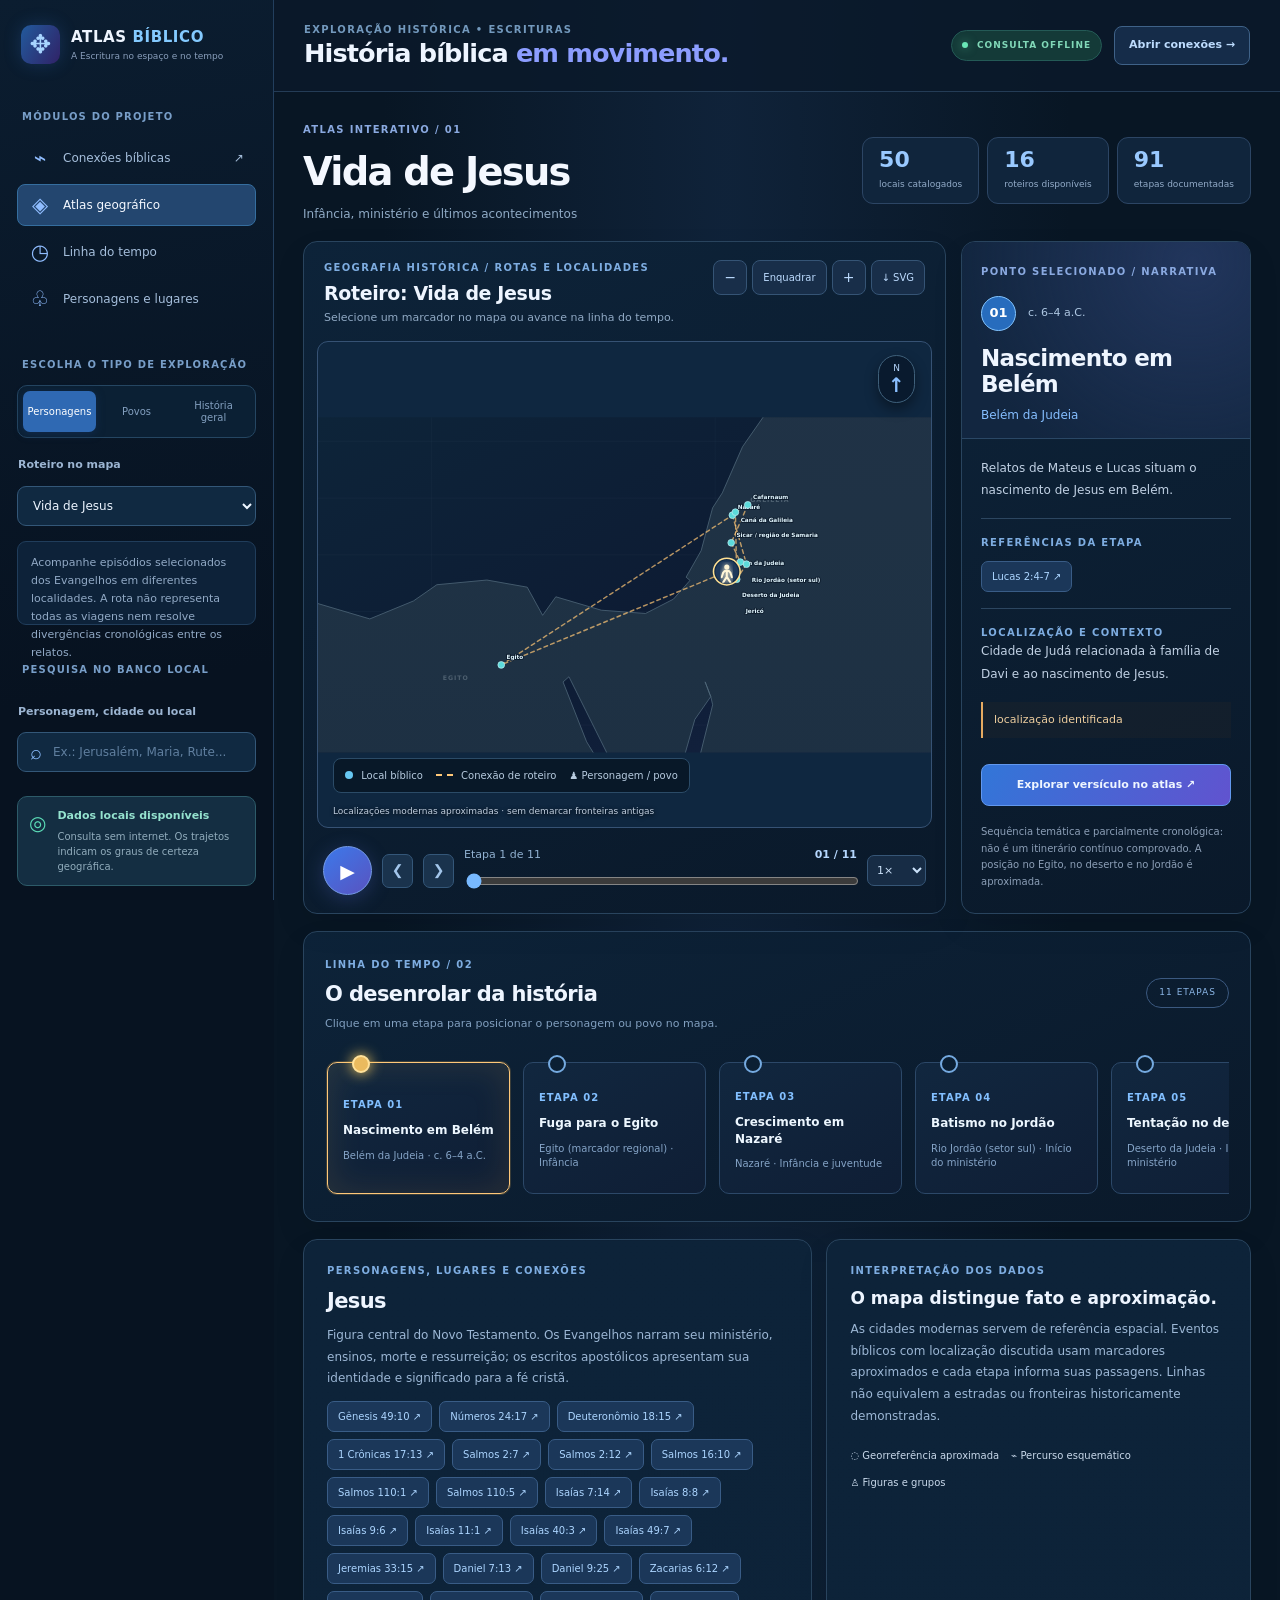
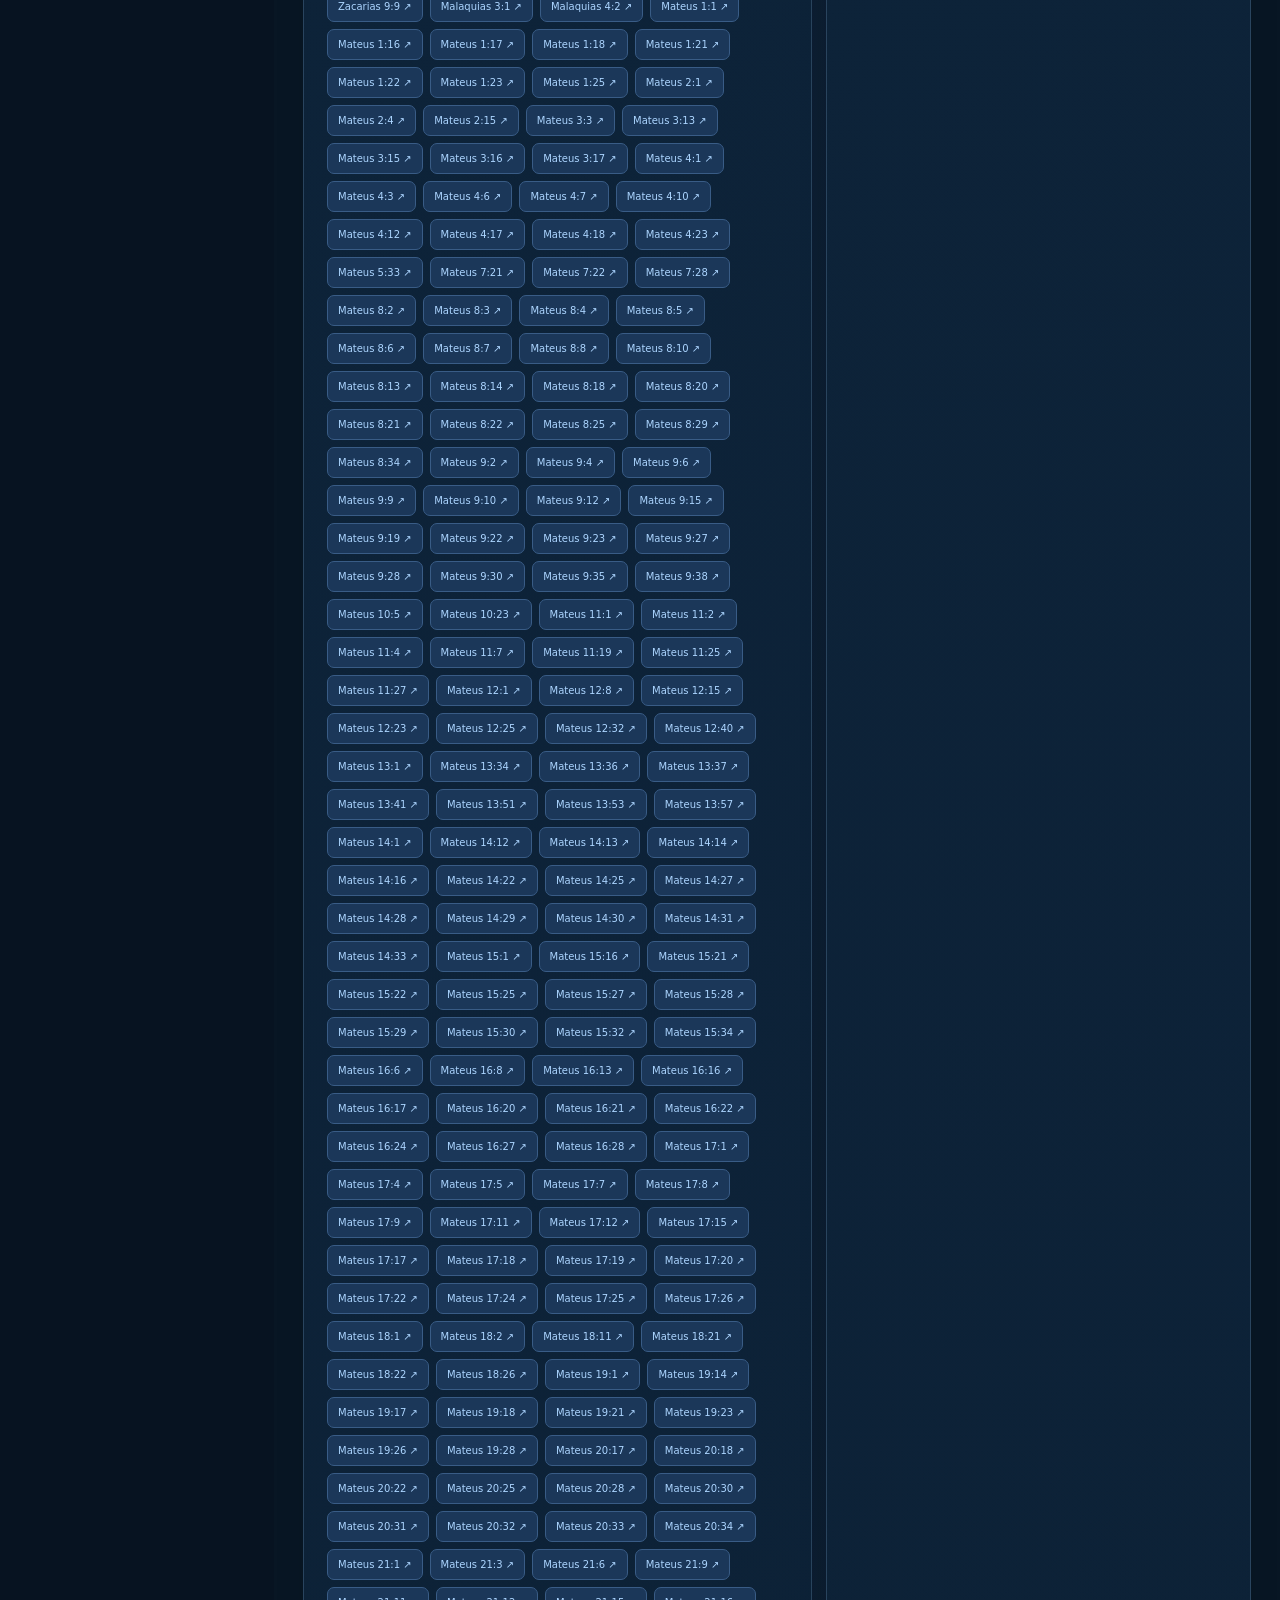
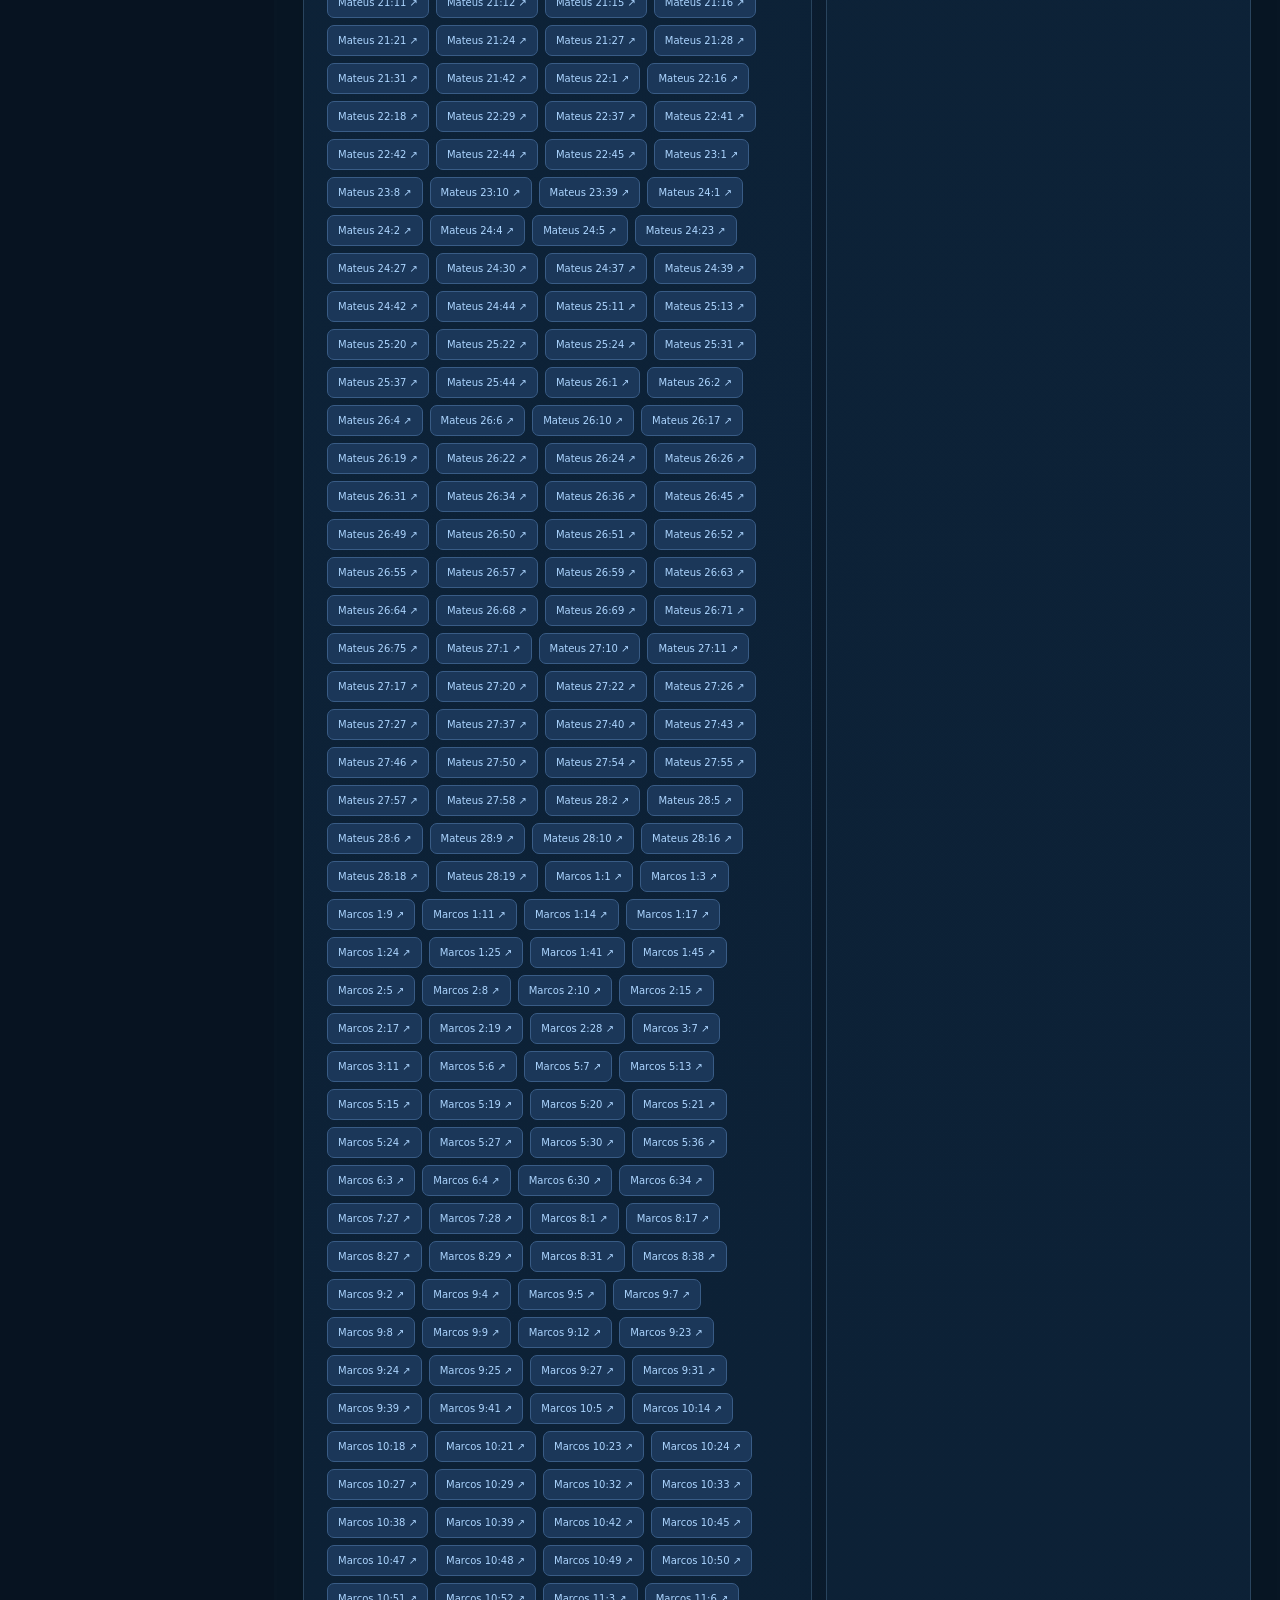
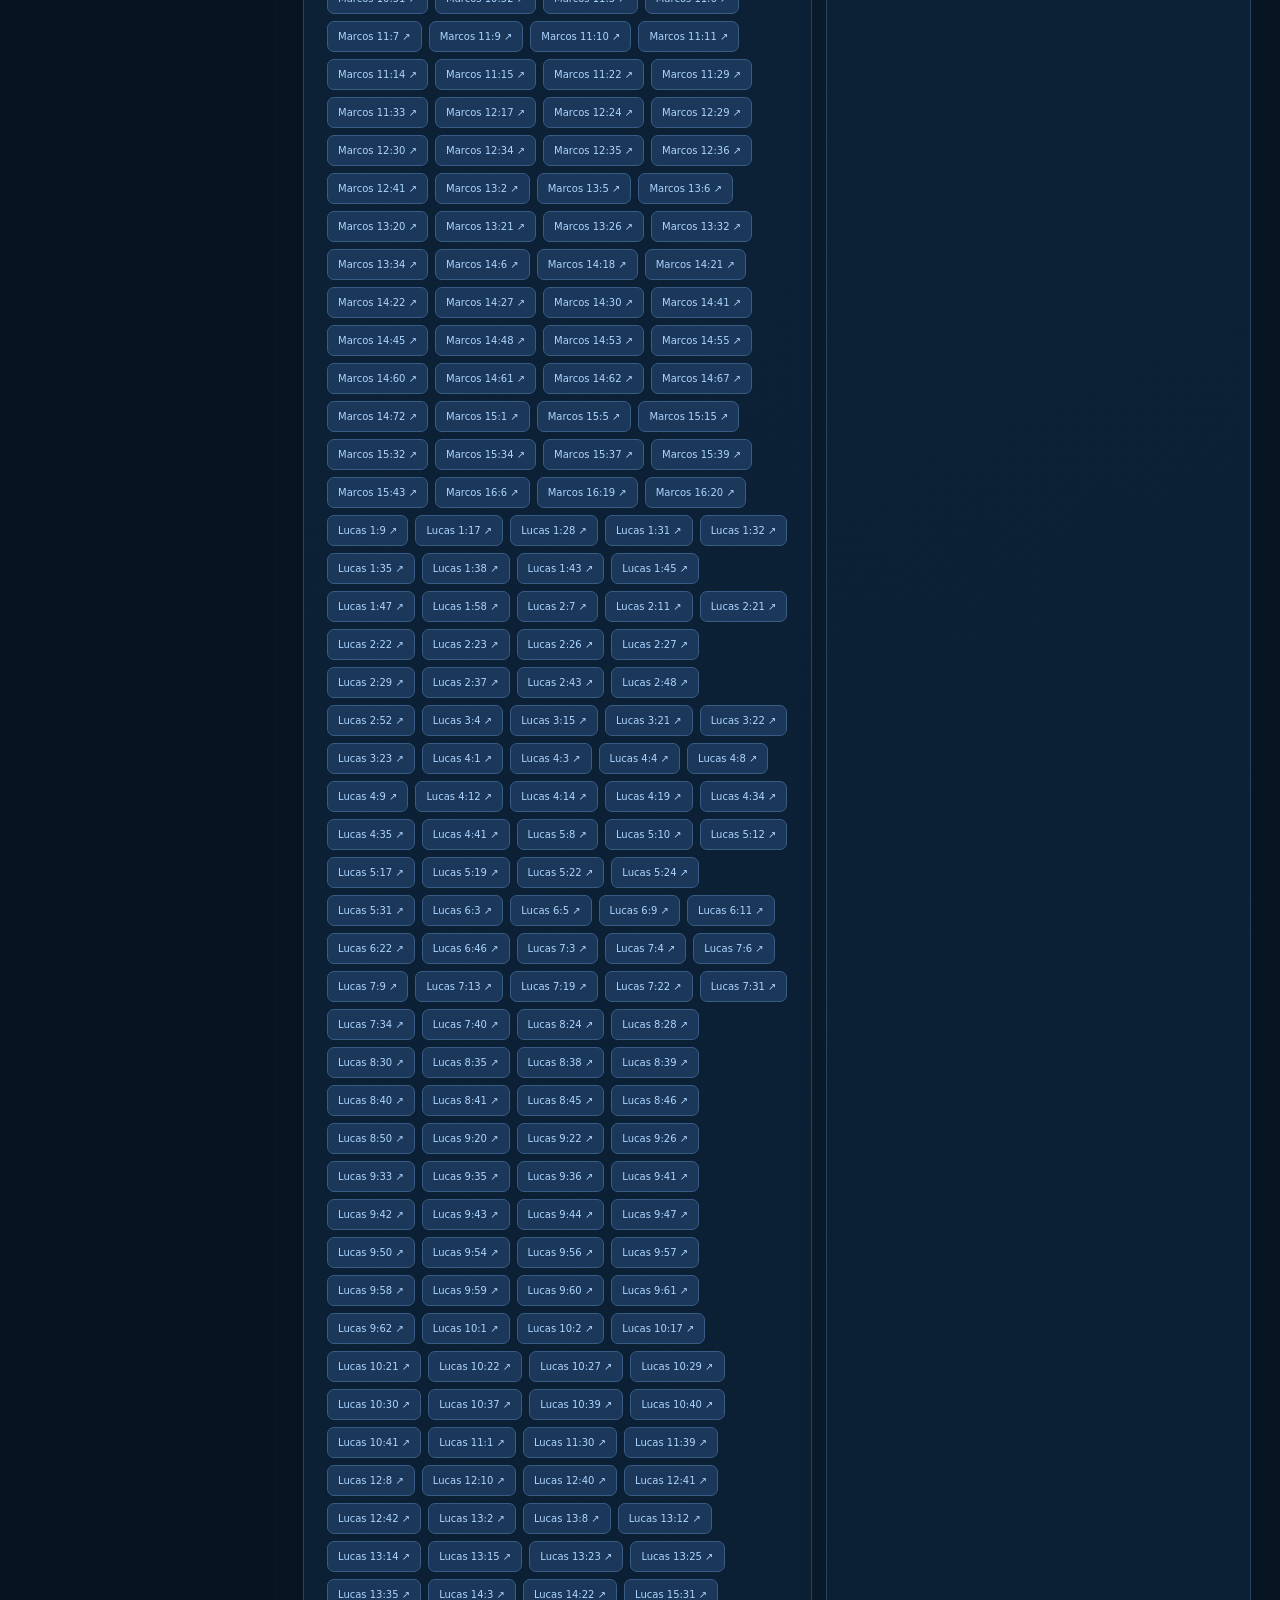
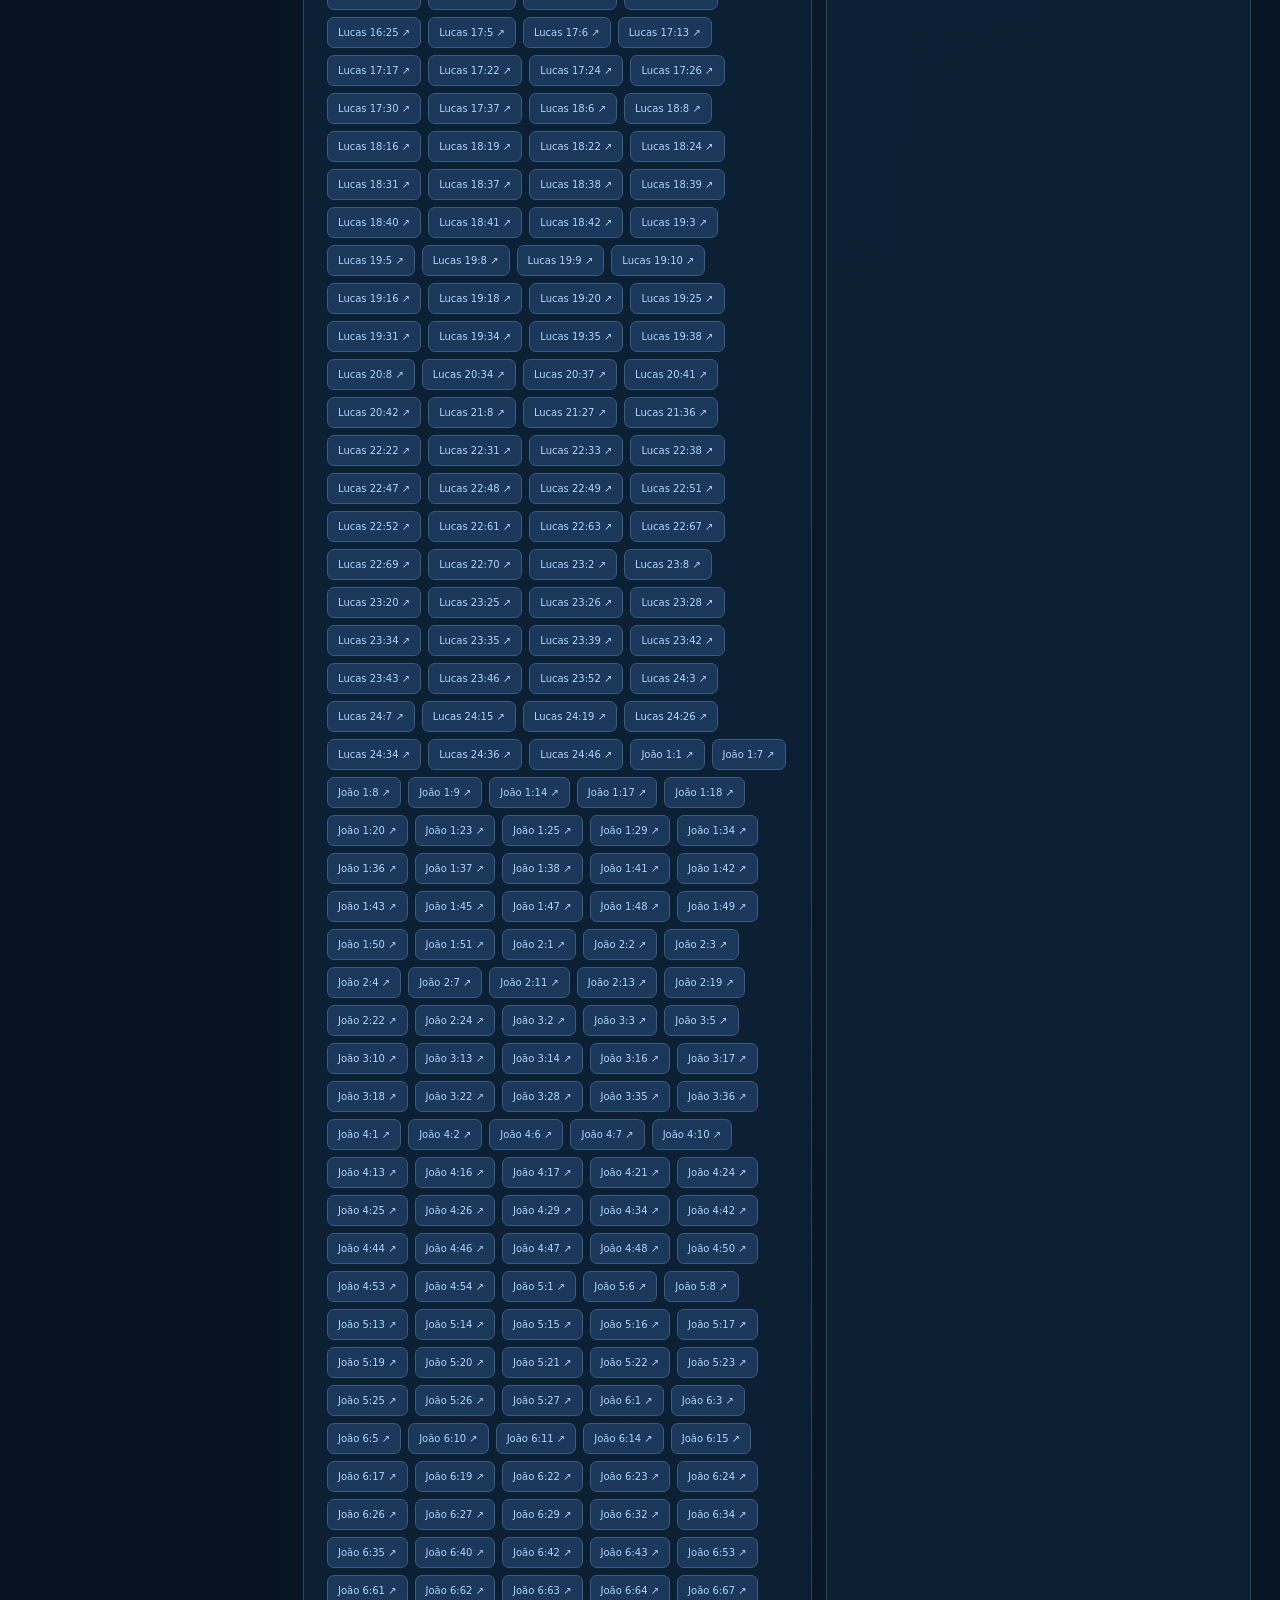
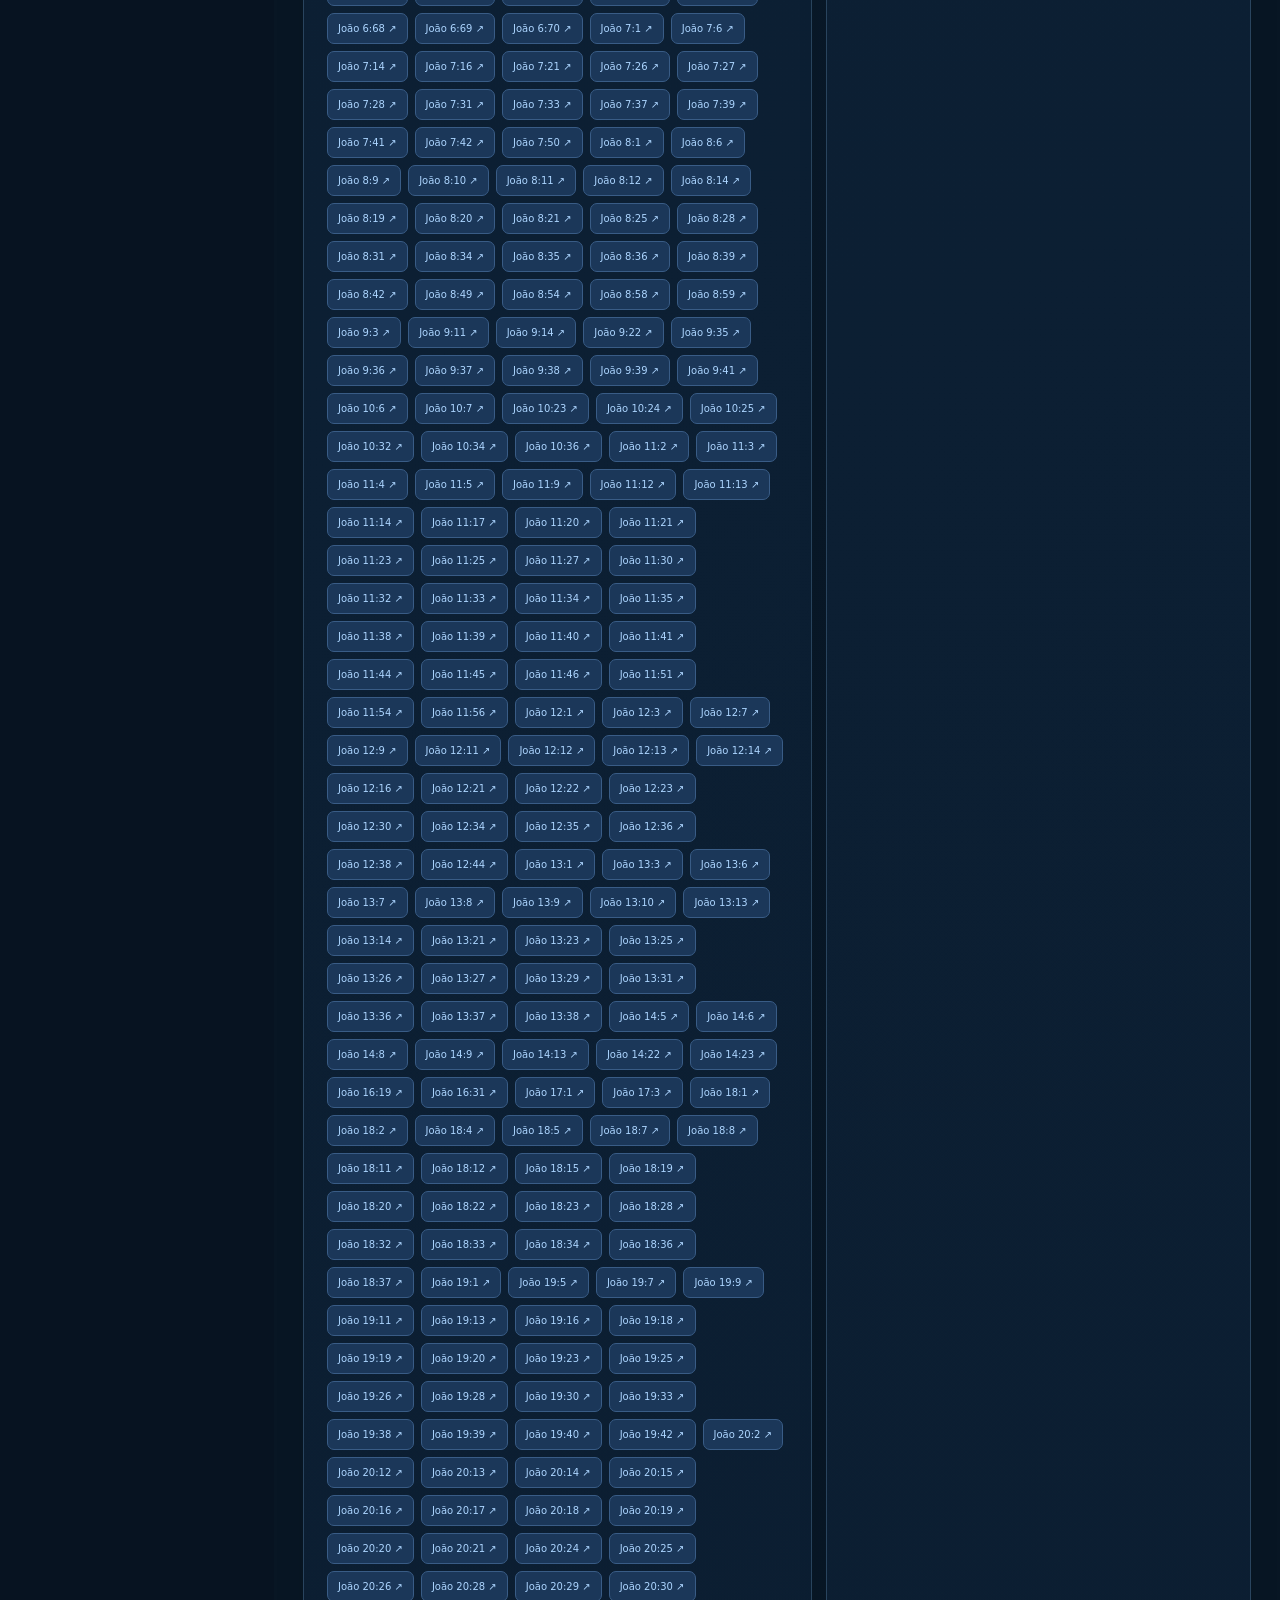
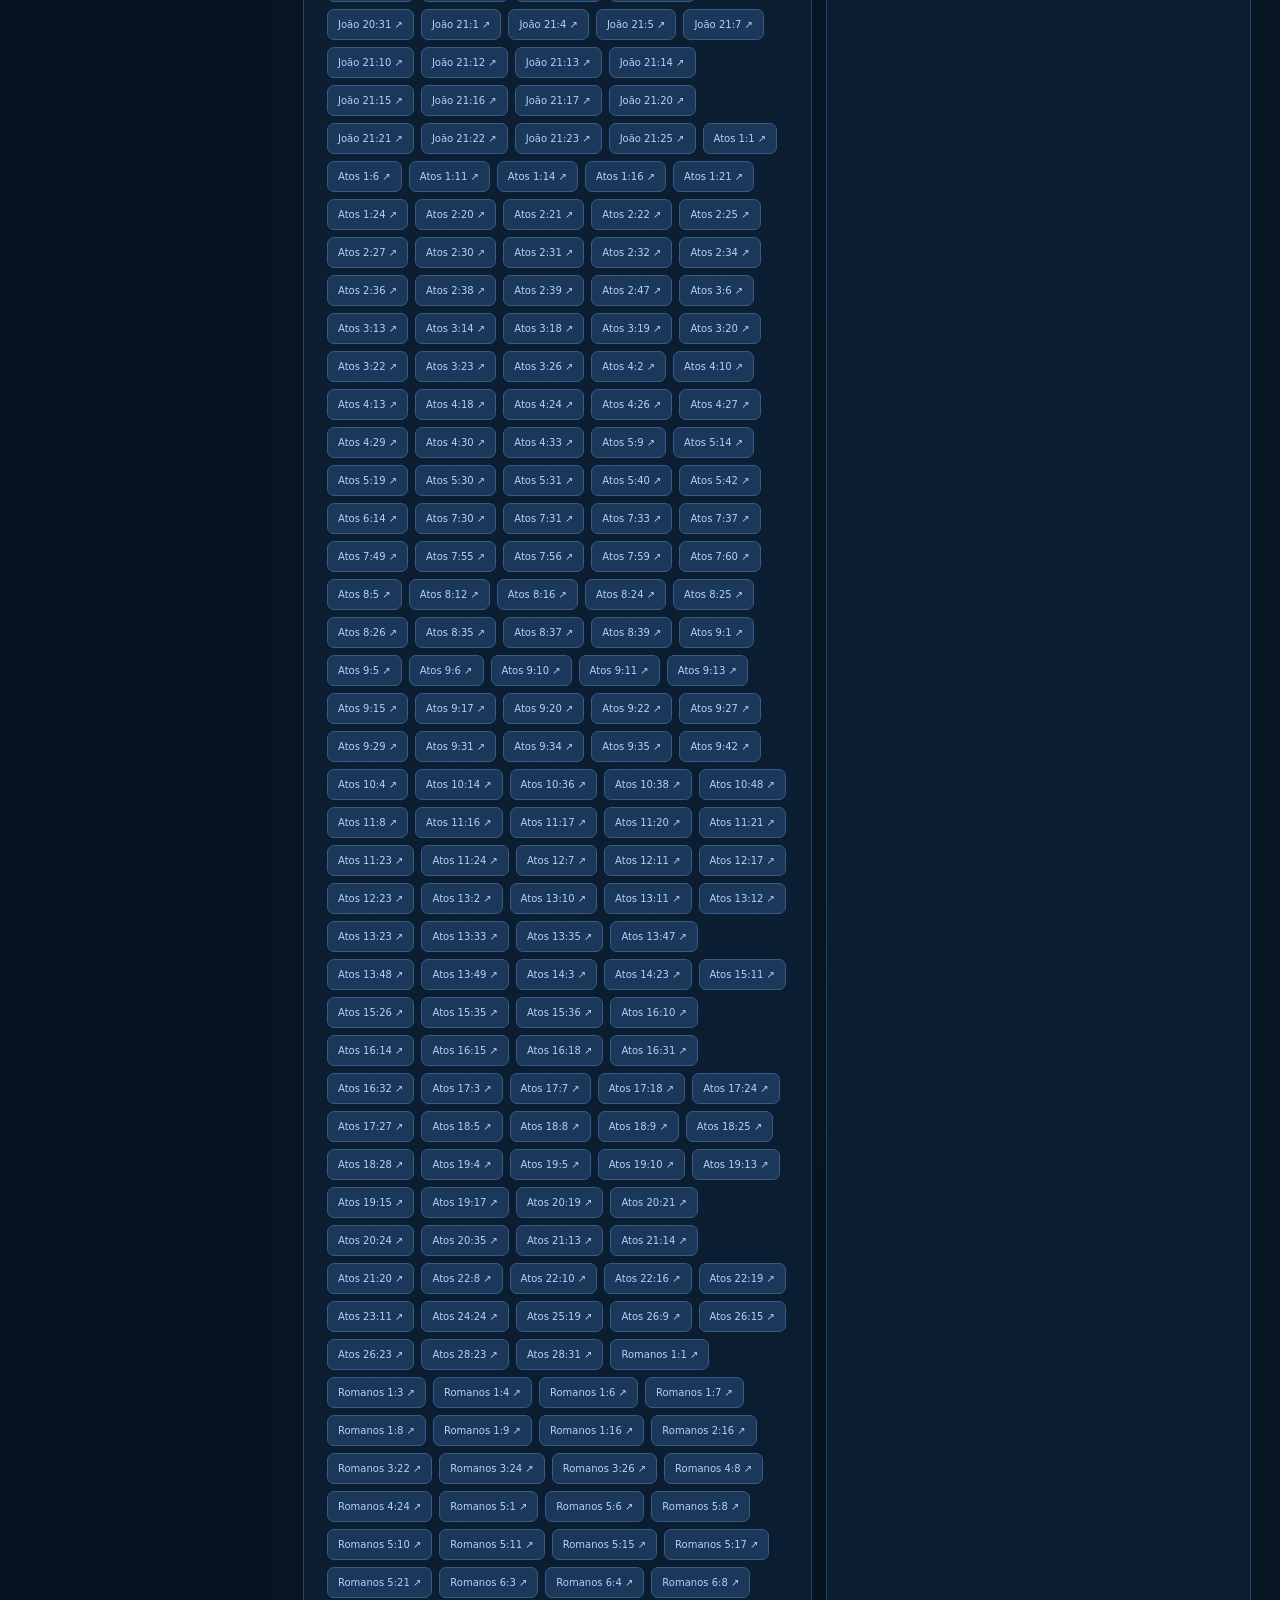
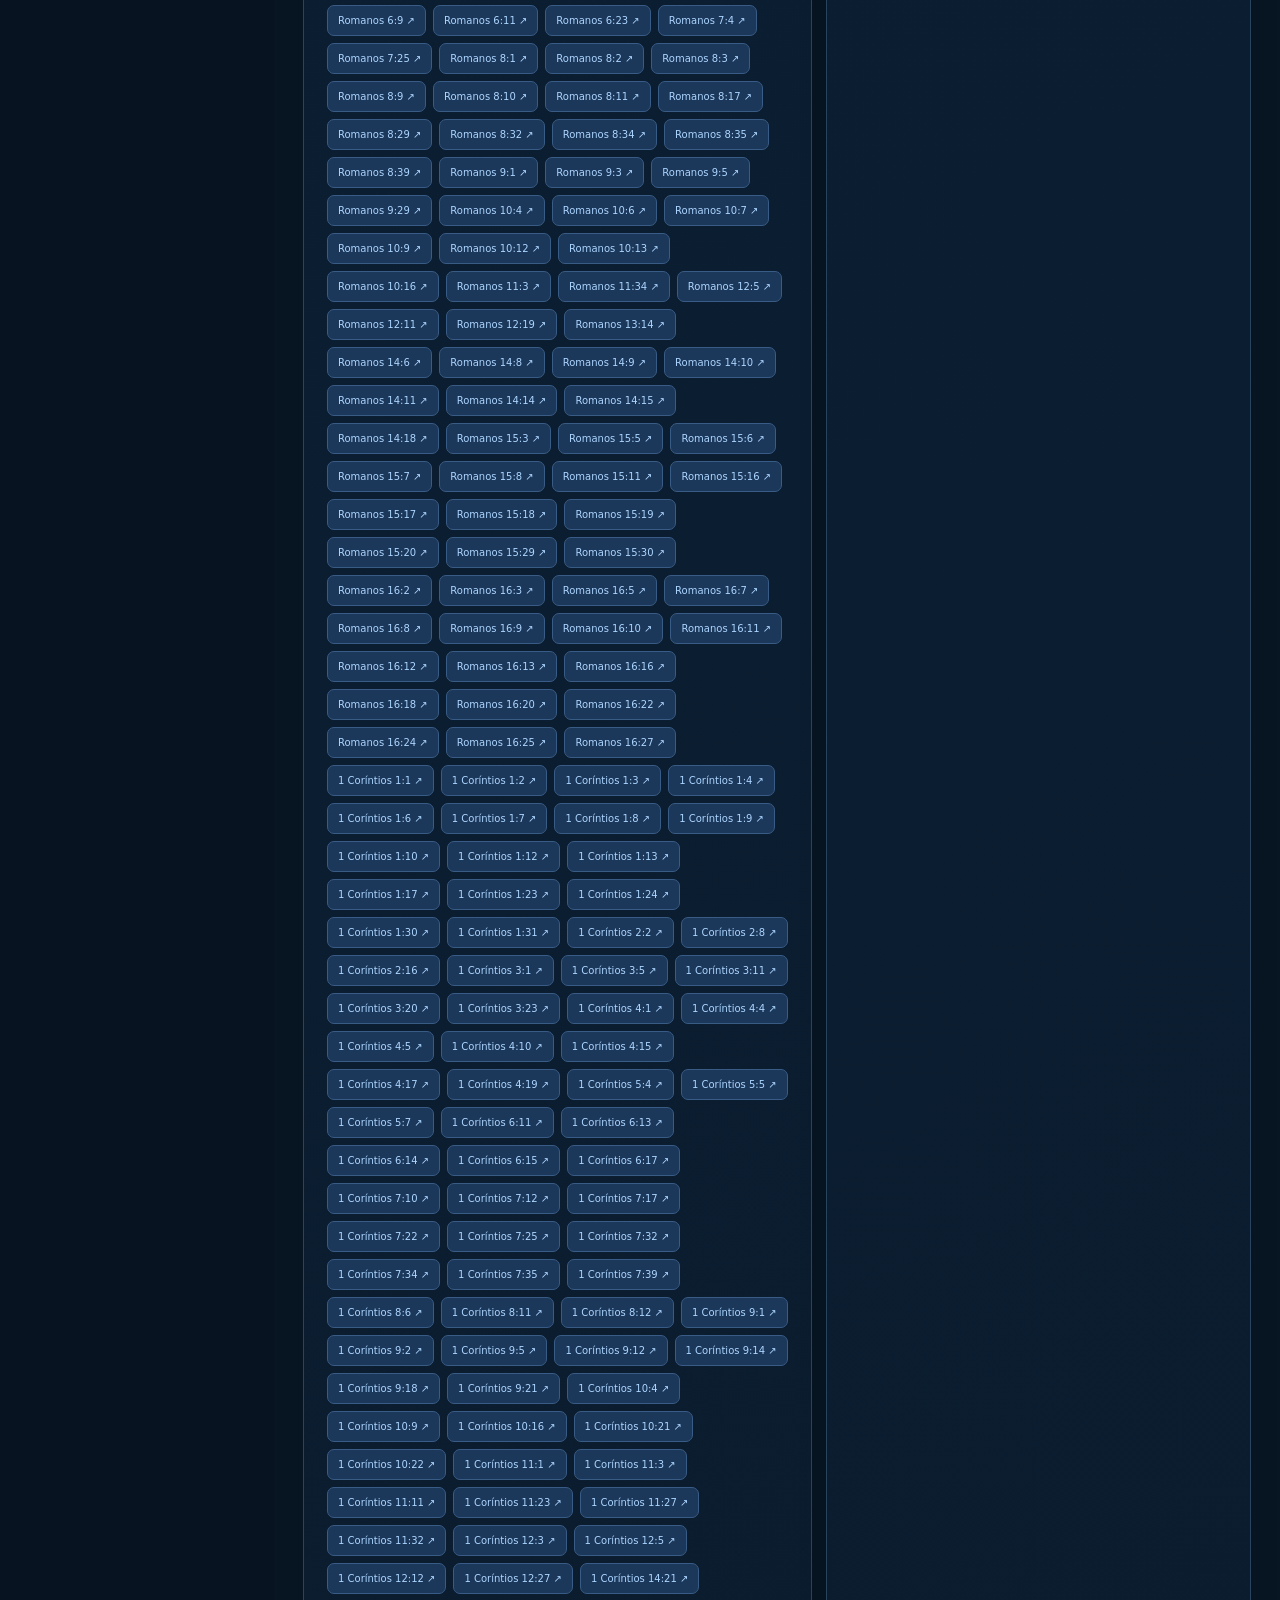
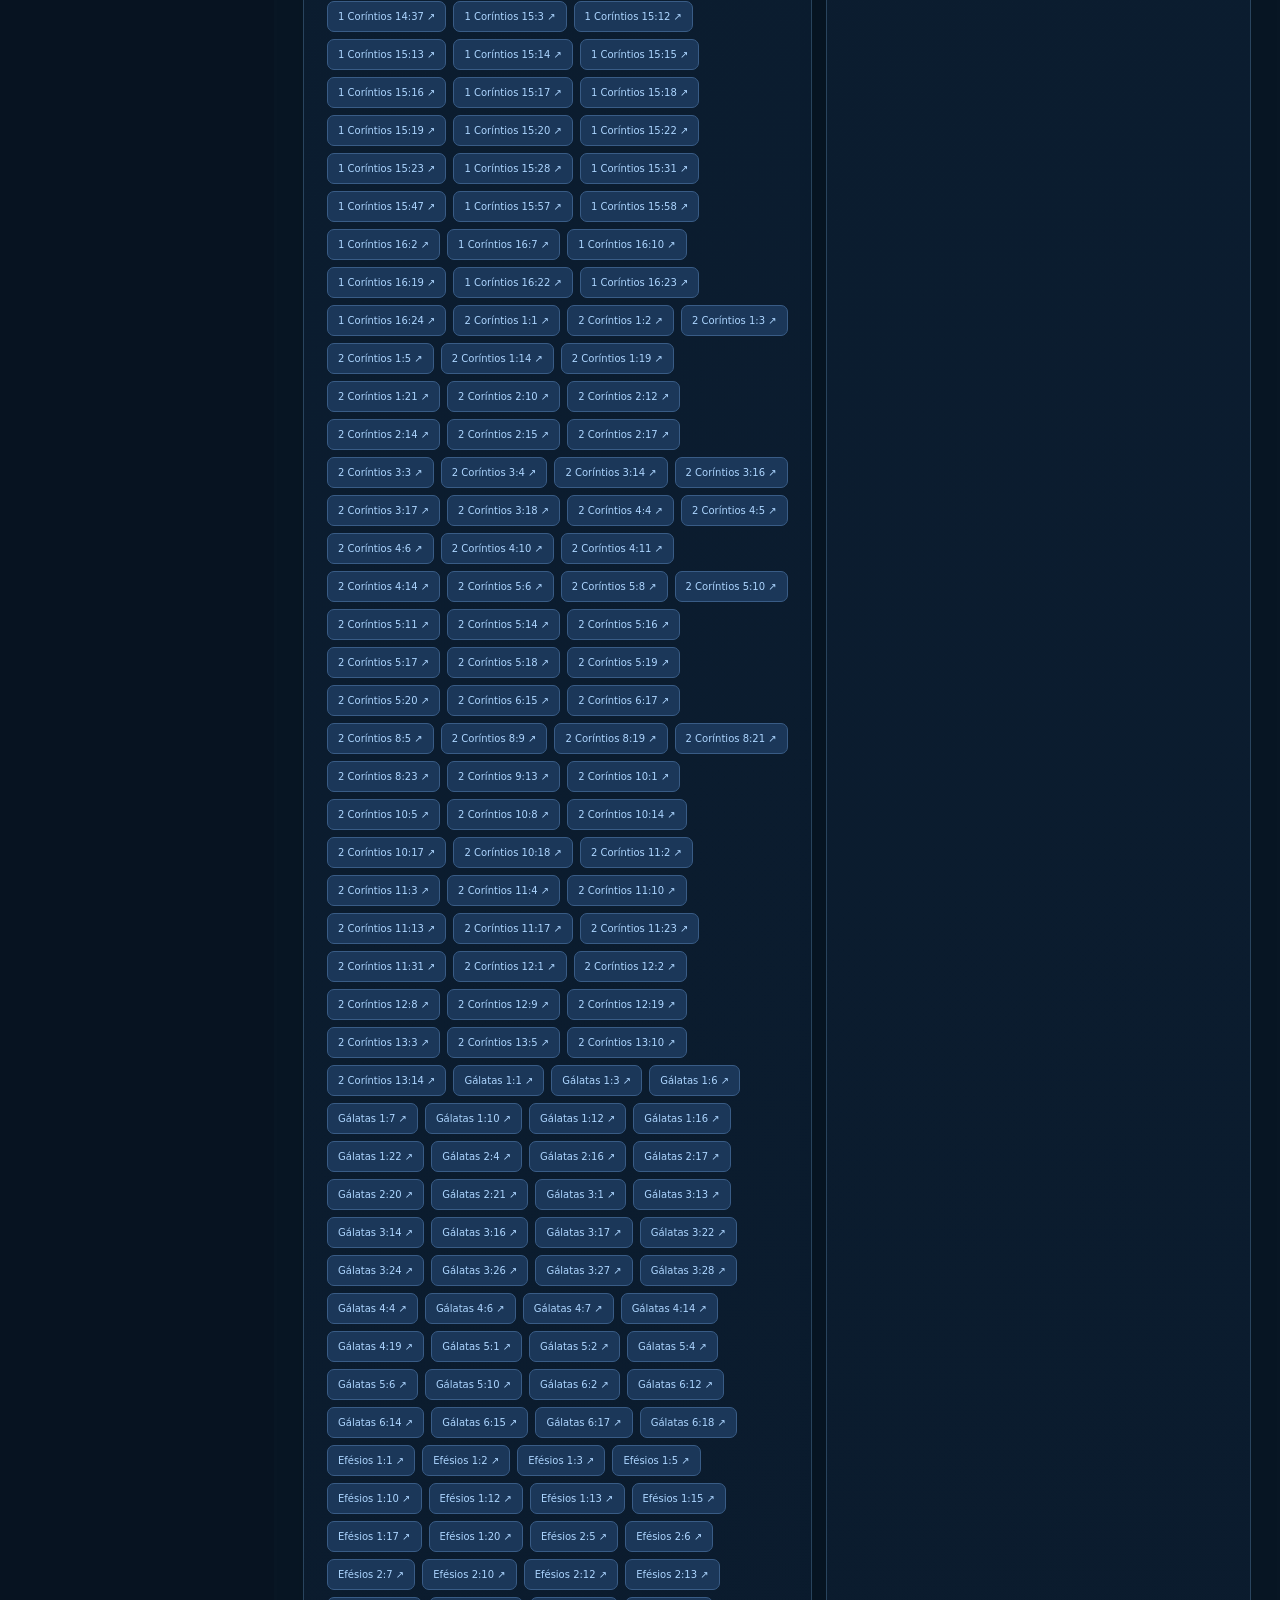
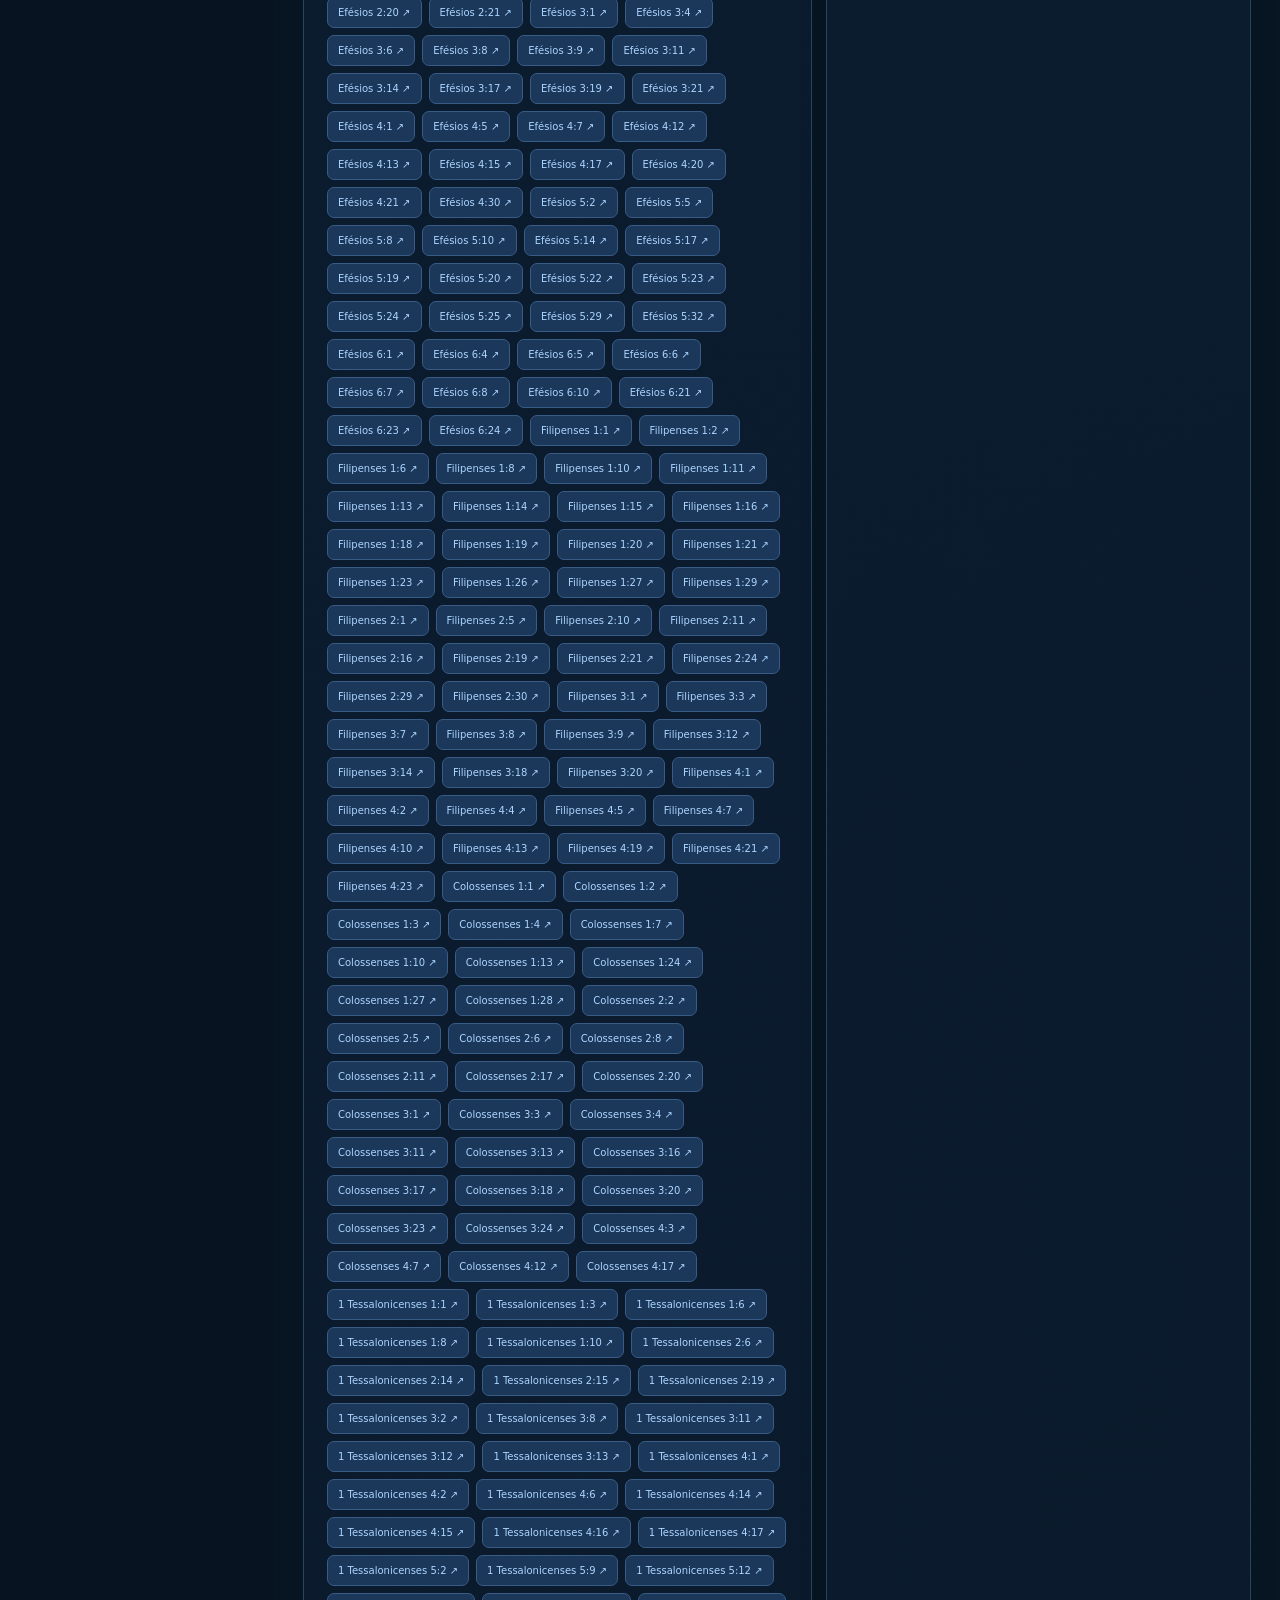
<file: publicacao_github/atlas.html>
<!DOCTYPE html>
<html lang="pt-BR">
<head>
  <meta charset="UTF-8">
  <meta name="viewport" content="width=device-width,initial-scale=1">
  <meta name="color-scheme" content="dark">
  <meta name="theme-color" content="#071321">
  <meta name="description" content="Mapa bíblico interativo e offline: personagens, povos, migrações, lugares, rotas e linha do tempo em português.">
  <title>Atlas Histórico • Conexões Bíblicas</title>
  <link rel="stylesheet" href="atlas.css">
</head>
<body>
<div class="layout">
  <aside class="sidebar" id="sidebar">
    <a class="identity" href="index.html" title="Voltar às conexões bíblicas">
      <span class="identity-mark" aria-hidden="true">✥</span>
      <span><strong>ATLAS <em>BÍBLICO</em></strong><small>A Escritura no espaço e no tempo</small></span>
    </a>
    <div class="sidebar-separator"></div>
    <div class="nav-label">MÓDULOS DO PROJETO</div>
    <a class="nav-link" href="index.html"><span class="nav-icon">⌁</span> Conexões bíblicas <span class="nav-end">↗</span></a>
    <a class="nav-link active" href="atlas.html"><span class="nav-icon">◈</span> Atlas geográfico</a>
    <button class="nav-link" type="button" id="navTimeline"><span class="nav-icon">◷</span> Linha do tempo</button>
    <button class="nav-link" type="button" id="navCharacters"><span class="nav-icon">♧</span> Personagens e lugares</button>
    <div class="sidebar-separator"></div>
    <div class="nav-label">ESCOLHA O TIPO DE EXPLORAÇÃO</div>
    <div class="category-set" role="group" aria-label="Categoria de roteiro">
      <button class="category active" data-category="personagens" type="button">Personagens</button>
      <button class="category" data-category="povos" type="button">Povos</button>
      <button class="category" data-category="historia" type="button">História geral</button>
    </div>
    <label class="field-label" for="journeySelect">Roteiro no mapa</label>
    <select id="journeySelect" class="input"></select>
    <div class="journey-short" id="journeyIntro"></div>
    <div class="sidebar-separator"></div>
    <div class="nav-label">PESQUISA NO BANCO LOCAL</div>
    <label class="field-label" for="entitySearch">Personagem, cidade ou local</label>
    <div class="input-search"><span>⌕</span><input id="entitySearch" placeholder="Ex.: Jerusalém, Maria, Rute..." autocomplete="off"></div>
    <div id="searchResults" class="search-results" aria-live="polite"></div>
    <div class="offline-note"><span class="note-orbit">◎</span><div><strong>Dados locais disponíveis</strong><small>Consulta sem internet. Os trajetos indicam os graus de certeza geográfica.</small></div></div>
    <div class="side-end">EDIÇÃO INICIAL • PROJETO OFFLINE<br><span>Base geográfica e linhas do tempo</span></div>
  </aside>

  <div class="main">
    <header class="topbar">
      <div class="topbar-intro"><button id="menuBtn" class="mobile-menu" type="button" aria-label="Abrir menu">☰</button><div><div class="eyebrow">EXPLORAÇÃO HISTÓRICA • ESCRITURAS</div><h1>História bíblica <span>em movimento.</span></h1></div></div>
      <div class="top-actions"><span class="live-tag"><i></i> CONSULTA OFFLINE</span><a class="btn line" href="index.html">Abrir conexões →</a></div>
    </header>
    <div class="content">
      <section class="intro-row">
        <div><span class="section-index">ATLAS INTERATIVO / 01</span><h2 id="journeyTitle">Vida de Jesus</h2><p id="journeySubtitle">Infância, ministério e últimos acontecimentos</p></div>
        <div class="stats"><div><b id="totalPlaces">50</b><span>locais catalogados</span></div><div><b id="totalRoutes">10</b><span>roteiros disponíveis</span></div><div><b id="totalStops">69</b><span>etapas documentadas</span></div></div>
      </section>
      <div class="atlas-grid">
        <section class="map-card panel" aria-label="Mapa histórico da Bíblia">
          <header class="card-heading"><div><div class="section-index light">GEOGRAFIA HISTÓRICA / ROTAS E LOCALIDADES</div><h3 id="mapHeader">Caminhos da narrativa</h3><p>Selecione um marcador no mapa ou avance na linha do tempo.</p></div><div class="map-tools"><button type="button" id="zoomOut" aria-label="Diminuir zoom" title="Afastar">−</button><button type="button" id="zoomFit" title="Enquadrar rota">Enquadrar</button><button type="button" id="zoomIn" aria-label="Aumentar zoom" title="Aproximar">+</button><button type="button" id="exportMap" title="Salvar mapa SVG">↓ SVG</button></div></header>
          <div class="map-stage" id="mapStage"><svg viewBox="0 0 1280 700" id="mapSvg" role="img" aria-label="Mapa geográfico com pontos e linhas de percursos bíblicos">
          <defs>
            <linearGradient id="seaShade" x1="0" y1="0" x2="1" y2="1"><stop offset="0" stop-color="#0d2439"/><stop offset=".55" stop-color="#0d1c34"/><stop offset="1" stop-color="#142341"/></linearGradient>
            <linearGradient id="landShade" x1="0" y1="0" x2="0" y2="1"><stop offset="0" stop-color="#263b4d"/><stop offset="1" stop-color="#1b2d40"/></linearGradient>
            <filter id="halo"><feGaussianBlur stdDeviation="5" result="blur"/><feMerge><feMergeNode in="blur"/><feMergeNode in="SourceGraphic"/></feMerge></filter>
            <symbol id="personMale" viewBox="-12 -16 24 38"><circle cx="0" cy="-9" r="5" fill="currentColor"/><path d="M-7 2L-4 -1H4L7 2M0 -2V10M-7 2L-10 11M7 2L10 11M0 10L-7 21M0 10L7 21" fill="none" stroke="currentColor" stroke-width="4" stroke-linecap="round" stroke-linejoin="round"/></symbol>
            <symbol id="personFemale" viewBox="-12 -16 24 38"><circle cx="0" cy="-9" r="5" fill="currentColor"/><path d="M-5 -1L5 -1L9 14H-9Z" fill="currentColor"/><path d="M-7 3L-11 10M7 3L11 10M-3 14L-4 21M3 14L4 21" stroke="currentColor" fill="none" stroke-width="3" stroke-linecap="round"/></symbol>
            <symbol id="peopleGroup" viewBox="-20 -15 40 36"><circle cx="-10" cy="-6" r="4" fill="currentColor"/><circle cx="10" cy="-6" r="4" fill="currentColor"/><circle cx="0" cy="-10" r="5" fill="currentColor"/><path d="M-17 14V4Q-17 -1 -10 -1Q-4 -1 -4 5V14M4 14V5Q4 -1 10 -1Q17 -1 17 4V14M-7 17V3Q-7 -2 0 -2Q7 -2 7 3V17" fill="none" stroke="currentColor" stroke-width="4" stroke-linecap="round"/></symbol>
            <clipPath id="mapClip"><rect width="1280" height="700"/></clipPath>
          </defs>
          <rect width="1280" height="700" fill="url(#seaShade)"/>
          <g id="mapGraphics" clip-path="url(#mapClip)"></g>
          <g id="mapSymbols"></g>
          <g id="mapActive"></g>
          <g id="mapOverlays"></g>
          </svg>
          <div class="compass"><span>N</span><b>↑</b></div>
          <div class="map-legend"><span><i class="pin-dot"></i> Local bíblico</span><span><i class="route-line"></i> Conexão de roteiro</span><span class="legend-person">♟ Personagem / povo</span></div>
          <div class="map-scale">Localizações modernas aproximadas · sem demarcar fronteiras antigas</div>
          </div>
          <div class="map-playbar">
            <button class="play-btn" type="button" id="playBtn" aria-label="Iniciar animação"><span id="playGlyph">▶</span></button>
            <button class="step-btn" type="button" id="prevBtn" title="Etapa anterior">❮</button>
            <button class="step-btn" type="button" id="nextBtn" title="Próxima etapa">❯</button>
            <div class="play-middle"><div class="range-caption"><span id="playStatus">Etapa 1 de 11</span><strong id="playPosition">01 / 11</strong></div><input type="range" id="storySlider" min="0" max="1000" value="0" step="1" aria-label="Percorrer linha do tempo"></div>
            <select id="speedSelect" aria-label="Velocidade da animação"><option value="0.55">0,5×</option><option selected value="1">1×</option><option value="1.6">1,6×</option><option value="2.5">2,5×</option></select>
          </div>
        </section>
        <aside class="inspector panel" id="inspector" aria-live="polite">
          <div class="inspector-header"><div class="section-index">PONTO SELECIONADO / NARRATIVA</div><div class="stage-step"><span class="step-bubble" id="stepBadge">01</span><span id="stepPeriod">c. 6–4 a.C.</span></div><h3 id="stepTitle">Nascimento em Belém</h3><p id="stepPlace">Belém da Judeia</p></div>
          <div class="inspector-content"><p id="stepSummary"></p><div class="mini-rule"></div><div class="section-index light">REFERÊNCIAS DA ETAPA</div><div id="stepRefs" class="ref-tags"></div><div class="mini-rule"></div><div class="section-index light">LOCALIZAÇÃO E CONTEXTO</div><p id="placeSummary"></p><div id="placeCertainty" class="certainty"></div><button type="button" class="btn strong inspector-button" id="readStep">Explorar versículo no atlas ↗</button><div id="journeyCaution" class="caution"></div></div>
        </aside>
      </div>
      <section class="timeline-panel panel" id="timelinePanel">
        <header class="timeline-header"><div><span class="section-index light">LINHA DO TEMPO / 02</span><h2>O desenrolar da história</h2><p>Clique em uma etapa para posicionar o personagem ou povo no mapa.</p></div><span class="timeline-total" id="timelineCount">11 ETAPAS</span></header>
        <div class="timeline-track" id="timelineTrack" aria-label="Etapas do roteiro"></div>
      </section>
      <section class="bio-grid" id="biosPanel">
        <article class="panel bio-card"><div class="section-index light">PERSONAGENS, LUGARES E CONEXÕES</div><h2 id="bioTitle">Explore a enciclopédia local</h2><p id="bioSummary">Selecione um nome ou local na pesquisa lateral. Quando há posições geográficas verificadas, elas aparecem como marcadores no mapa.</p><div id="bioRefs" class="ref-tags"></div></article>
        <article class="panel note-card"><div class="section-index light">INTERPRETAÇÃO DOS DADOS</div><h3>O mapa distingue fato e aproximação.</h3><p>As cidades modernas servem de referência espacial. Eventos bíblicos com localização discutida usam marcadores aproximados e cada etapa informa suas passagens. Linhas não equivalem a estradas ou fronteiras historicamente demonstradas.</p><div class="notes-legend"><span>◌ Georreferência aproximada</span><span>⌁ Percurso esquemático</span><span>♙ Figuras e grupos</span></div></article>
      </section>
      <footer class="footer">Atlas Histórico Bíblico • Cartografia Natural Earth (domínio público) • Referências textuais e localizações qualificadas nas fichas • <a href="index.html">Voltar às conexões</a> • <a href="FONTES_E_LIMITES.md">Fontes e limites</a></footer>
    </div>
  </div>
</div>
<div class="modal-wrap" id="placeModal" aria-hidden="true"><div class="modal-overlay" data-close="true"></div><div class="modal" role="dialog" aria-modal="true" aria-labelledby="modalTitle"><div class="modal-header"><div><span class="section-index light">ENCICLOPÉDIA / LOCALIZAÇÃO BÍBLICA</span><h3 id="modalTitle">Local</h3></div><button type="button" id="closeModal" class="icon-close" aria-label="Fechar popup">×</button></div><p id="modalDesc"></p><div id="modalExtra" class="certainty"></div><div class="section-index light">REFERÊNCIAS BÍBLICAS</div><div id="modalRefs" class="ref-tags"></div><div class="modal-footer"><button class="btn line" id="modalCloseBottom" type="button">Fechar</button></div></div></div>
<script src="dados/atlas_historico.js"></script>
<script src="dados/mapa_costas.js"></script>
<script src="dados/enciclopedia_total.js"></script>
<script src="atlas.js"></script>
</body>
</html>
</file>
<file: style.css>
:root{--bg:#060e1b;--panel:#0d192b;--panel-dark:#091525;--line:rgba(154,187,227,.13);--text:#eef5ff;--secondary:#a5b7d3;--subtle:#6e87a5;--blue:#4198ff;--cyan:#44c8ef;--violet:#986cfb;--pink:#e77fce;--radius:17px;--radius-sm:11px;color-scheme:dark;font-family:Inter,"Segoe UI",Arial,sans-serif}
*{box-sizing:border-box}html{scroll-behavior:smooth}body{margin:0;background:radial-gradient(circle at 72% -20%,#112243,transparent 46%),var(--bg);color:var(--text)}button,input,select{font:inherit}button{cursor:pointer}button:focus-visible,input:focus-visible,select:focus-visible{outline:2px solid #83baff;outline-offset:3px}a{color:#8dbaff}p{line-height:1.55}h1,h2,h3,p{margin-top:0}h1,h2,h3{letter-spacing:-.035em}.muted,.small-muted{color:var(--subtle)}.app-shell{display:flex;min-height:100vh}.sidebar{position:sticky;top:0;align-self:flex-start;height:100vh;overflow:auto;flex:0 0 272px;background:linear-gradient(180deg,#0c182c,#091322 65%,#070e1a);border-right:1px solid var(--line);padding:22px 17px 16px;display:flex;flex-direction:column;gap:17px;z-index:8;scrollbar-width:thin;scrollbar-color:#29415f transparent}.brand{display:flex;align-items:center;gap:11px;padding:4px 4px 15px;border-bottom:1px solid var(--line)}.brand-mark{display:grid;place-items:center;width:42px;height:42px;flex-shrink:0;color:#59b7ff;filter:drop-shadow(0 0 11px #3481ff66)}.brand-mark svg{width:40px}.brand-name{font-size:17px;font-weight:820;letter-spacing:-.045em;white-space:nowrap}.brand-name span{color:#7aafff}.brand-caption{font-size:10.5px;margin-top:5px;color:var(--secondary);letter-spacing:.03em}.sidebar-nav{display:flex;flex-direction:column;gap:4px}.nav-option{background:none;border:0;width:100%;text-align:left;border-radius:9px;color:#a8bbd7;padding:11px 12px;font-size:13px;display:flex;align-items:center;gap:12px;transition:background .2s,color .2s}.nav-option span{width:20px;text-align:center;font-size:18px;color:#72a2d5}.nav-option.active,.nav-option:hover{background:linear-gradient(90deg,#204c87,#183458);color:#fff}.side-block{background:linear-gradient(145deg,#101f34,#0b172a);border:1px solid var(--line);border-radius:13px;padding:16px 13px;box-shadow:0 8px 30px #0000001c}.side-block.compact{padding-top:14px;padding-bottom:14px}.side-label,.section-kicker,.eyebrow{font-size:10px;letter-spacing:.14em;color:#8eacd0;font-weight:800}.side-label{margin-bottom:15px}.side-block label:not(.file-import){display:block;color:#aebed4;font-size:11px;margin:10px 0 7px}.side-block select,.side-block input[type=number],.search-wrap{width:100%;height:39px;color:#eef5ff;background:#0b1728;border:1px solid #30425c;border-radius:8px;padding:0 10px;outline:none}.side-block select:focus,.side-block input:focus{border-color:#508de7}.side-grid{display:grid;grid-template-columns:1fr 1fr;gap:11px;margin-top:1px}.side-grid label{margin-top:11px}.btn{display:inline-flex;align-items:center;justify-content:center;gap:7px;border-radius:9px;padding:12px 15px;border:1px solid transparent;font-weight:700;font-size:12px;transition:filter .17s,background .17s,transform .17s;white-space:nowrap}.btn:hover{filter:brightness(1.15)}.btn:active{transform:translateY(1px)}.btn-block{width:100%;margin-top:16px}.btn-primary{background:linear-gradient(120deg,#468efe,#3566f1 68%,#6755e4);box-shadow:0 4px 18px #276dff33;color:#fff}.btn-primary span{font-size:17px}.btn-secondary{margin-top:9px;background:#163055;color:#dceaff;border-color:#2b4c78}.btn-outline{background:rgba(46,83,133,.12);border-color:#31557c;color:#b7d8ff;margin-top:10px}.btn-ghost{padding:9px 12px;background:#17284280;border-color:#334c6b;color:#d8eaff}.btn-small{font-size:11px;padding:8px 10px}.label-search{margin-top:18px!important}.search-wrap{display:flex;gap:7px;align-items:center}.search-wrap span{font-size:22px;color:#8daccc}.search-wrap input{border:0;outline:0;min-width:0;background:none;color:#f5f9ff;font-size:12px;width:100%}.preset-list{display:flex;flex-direction:column;gap:6px}.preset-list button{display:flex;justify-content:space-between;border:1px solid transparent;border-radius:7px;color:#c7d9f1;padding:9px 10px;background:#10253f;text-align:left;font-size:12px}.preset-list button:hover{background:#173b64;border-color:#346b9e}.preset-list span{color:#67a5ff}.data-status{display:flex;align-items:center;gap:8px;font-size:11px;color:#b8ceea;line-height:1.4}.status-dot,.pulse-dot{background:#45dfb3;border-radius:50%;display:inline-block;width:7px;height:7px;box-shadow:0 0 13px #47deaf99;flex-shrink:0}.status-dot.warn{background:#ffb454;box-shadow:0 0 10px #ffb45488}.blue-dot{background:#6aa7ff;box-shadow:0 0 9px #6aa7ff}.progress-outer{height:4px;border-radius:10px;margin-top:10px;background:#18334f;overflow:hidden}.progress-inner{height:100%;width:0;background:linear-gradient(90deg,#4cb9ee,#876cff);transition:width .3s}.file-import{font-size:10.5px;color:#8fcaff;margin-top:11px;display:flex;justify-content:space-between;cursor:pointer}.file-import:hover{text-decoration:underline}.small-muted{font-size:10px;line-height:1.55;margin-top:13px}.sidebar-bottom{font-size:9px;letter-spacing:.11em;line-height:1.6;color:#597794;padding:0 5px;margin-top:auto}.sidebar-bottom span{letter-spacing:0;color:#7d97b7}.body-column{min-width:0;flex:1}.topbar{height:82px;padding:12px 30px;display:flex;align-items:center;justify-content:space-between;gap:20px;border-bottom:1px solid var(--line);background:linear-gradient(90deg,#081526,#0b1629aa);position:relative}.eyebrow{font-size:9px;color:#617f9f}.top-title{font-weight:830;font-size:24px;letter-spacing:-.05em;margin-top:3px}.top-title span{background:linear-gradient(90deg,#6fb6ff,#b08aff,#f48ccc);-webkit-background-clip:text;background-clip:text;color:transparent}.topbar-right{display:flex;align-items:center;gap:14px}.live-pill{display:flex;align-items:center;gap:9px;border:1px solid #2c5678;background:#13314c4d;border-radius:40px;padding:10px 12px;font-size:10px;color:#afd0ec;letter-spacing:.07em;font-weight:700}.live-pill span{width:7px;height:7px;border-radius:50%;background:#44d7a7;box-shadow:0 0 10px #44d7a7}.icon-btn{background:#14233a;border:1px solid #2a415b;color:#a5c8e9;border-radius:9px;min-width:32px;height:32px;font-weight:800;display:inline-grid;place-items:center}.icon-btn:hover{background:#23476c;color:#fff}.mobile-only{display:none}.main-content{padding:20px 22px 25px;max-width:1800px;margin:0 auto}.panel{border:1px solid #203750;border-radius:var(--radius);background:linear-gradient(130deg,#0d1b30 0%,#0a182a 70%,#0b1525 100%);box-shadow:0 18px 55px #00000021;overflow:hidden}.hero-panel{position:relative;border-color:#295077;background:radial-gradient(ellipse at 55% 27%,#172749 0%,#0b172b 49%,#0a1424 91%)}.hero-header{padding:21px 26px 0;display:flex;align-items:flex-start;justify-content:space-between;gap:18px}.section-kicker{display:flex;align-items:center;gap:9px;color:#c7b3ff}.section-kicker.blue{color:#81c6ff}.kicker-mark{width:5px;height:5px;border-radius:50%;background:currentColor;box-shadow:0 0 12px currentColor}.hero-header h1{font-size:clamp(21px,2.8vw,35px);font-weight:840;letter-spacing:-.055em;margin:9px 0 5px}.hero-header h1 em{font-style:normal;background:linear-gradient(100deg,#6aaeff,#b083ff,#fa8acf);background-clip:text;-webkit-background-clip:text;color:transparent}.hero-header p{font-size:12px;color:#aec3e0;margin-bottom:0}.hero-actions{display:flex;gap:8px;padding-top:6px}.hero-stats{display:flex;align-items:center;gap:22px;padding:17px 26px 3px}.hero-stat strong{font-size:25px;letter-spacing:-.045em;color:#fff;display:block;font-variant-numeric:tabular-nums}.hero-stat span{display:block;margin-top:4px;font-size:10px;color:#829fbd}.stat-divider{width:1px;height:32px;background:#344a67}.hero-verse{margin-left:auto;text-align:right;padding-right:4px}.hero-verse span{display:block;color:#91adcc;font-size:9px;font-weight:700;letter-spacing:.12em}.hero-verse strong{display:block;font-size:18px;color:#ffd77a;margin-top:5px}.canvas-area{position:relative;margin:0 15px;height:350px;overflow:hidden;border-radius:10px;background:radial-gradient(ellipse at 52% 86%,#11244033 0%,transparent 68%)}#atlasCanvas{position:absolute;width:100%;height:100%;cursor:crosshair;display:block}.map-instruction{pointer-events:none;position:absolute;top:11px;left:14px;display:flex;gap:9px;align-items:center;font-size:10px;color:#a5bbd5;letter-spacing:.025em;background:#08172bb3;border:1px solid #284360;border-radius:40px;padding:8px 11px}.map-topcaption{position:absolute;left:24px;right:24px;bottom:38px;display:flex;justify-content:space-between;font-size:9px;letter-spacing:.13em;color:#7f92b1;pointer-events:none}.map-topcaption span{flex:1;border-top:1px dashed #3d5c7c;margin:5px 19px 0}.atlas-tooltip{position:absolute;display:none;z-index:5;padding:9px 12px;border:1px solid #5e79a2;border-radius:8px;background:#0a1c34f2;color:#eef6ff;font-size:12px;box-shadow:0 10px 24px #0008;pointer-events:none;max-width:280px}.atlas-tooltip.active{display:block}.atlas-tooltip span{display:block;font-size:10px;color:#98afcd;margin-top:4px}.map-bottom{display:flex;align-items:center;justify-content:space-between;gap:14px;padding:12px 25px 17px;border-top:1px solid #23405c80}.map-bottom .muted{font-size:10px;white-space:nowrap}.color-legend{display:flex;align-items:center;gap:14px;flex-wrap:wrap}.color-legend span{display:flex;align-items:center;gap:6px;font-size:10px;color:#8ea7c8}.color-legend i{background:var(--c);width:7px;height:7px;border-radius:50%;box-shadow:0 0 7px var(--c)}.workspace{margin-top:17px;display:grid;grid-template-columns:minmax(0,1.83fr) minmax(296px,.83fr);gap:16px;align-items:stretch}.network-panel{min-width:0}.panel-header{display:flex;justify-content:space-between;align-items:flex-start;gap:14px;padding:19px 21px 9px}.panel-header h2{font-size:20px;margin:10px 0 6px}.panel-header h2 span{color:#81c7ff}.panel-header p{color:#8da6c7;font-size:11px;margin:0}.network-actions{display:flex;align-items:center;gap:8px;flex-shrink:0}.network-filters{padding:8px 22px 0;display:flex;align-items:center;justify-content:space-between;gap:10px}.segmented{display:flex;gap:4px;background:#091626;border:1px solid #29425d;border-radius:9px;padding:4px}.segmented button{border:0;background:transparent;border-radius:6px;color:#849fbc;font-size:10px;padding:7px 11px;white-space:nowrap}.segmented button.selected{background:#2b6bba;color:white;box-shadow:0 0 0 1px #4188d244}.range-control{display:flex;align-items:center;gap:8px;color:#9eb5d1;font-size:11px;white-space:nowrap}.range-control strong{color:#edf6ff}.range-control input{width:80px;accent-color:#4894fc}.network-surface{min-height:440px;position:relative;overflow:hidden}.net-backdrop{position:absolute;inset:6px 5px 6px;background-image:radial-gradient(#b7cbff40 .65px,transparent .8px),radial-gradient(circle at 50% 50%,#2e428b22 0%,transparent 54%);background-size:29px 27px,auto;mask-image:linear-gradient(to bottom,transparent,#000 12%,#000 85%,transparent);pointer-events:none}#networkSvg{position:relative;width:100%;height:440px;display:block;overflow:visible}#networkSvg text{font-family:Inter,"Segoe UI",Arial,sans-serif;pointer-events:none;font-weight:690}#networkSvg .net-edge{fill:none;stroke-width:2.05;stroke-linecap:round;cursor:pointer;opacity:.86;filter:url(#lineGlow)}#networkSvg .net-hit{stroke:transparent;stroke-width:15;fill:none;cursor:pointer}#networkSvg .net-node{cursor:pointer}#networkSvg .net-node rect{stroke-width:1.35}#networkSvg .net-node:hover rect{stroke-width:2.6;filter:drop-shadow(0 0 10px #94d3ff88)}#networkSvg .net-node:hover text{fill:white}#networkSvg .net-center{cursor:pointer}#networkSvg .net-center:hover circle.main-circle{stroke:#fffce0;stroke-width:3}.network-footer{display:flex;justify-content:space-between;gap:10px;align-items:center;padding:10px 20px 18px;color:#7390af;font-size:10px}.network-footer div{display:flex;gap:8px;align-items:center;color:#a6c2e7}.details-panel{display:flex;flex-direction:column}.detail-header{padding:21px 18px 15px;border-bottom:1px solid #233c55}.detail-main-title{display:flex;align-items:center;justify-content:space-between;gap:8px}.detail-main-title h2{font-size:25px;letter-spacing:-.045em;margin:11px 0 8px}.detail-header p{font-size:11px;color:#91accb;margin:0}.detail-stats{display:grid;grid-template-columns:1fr 1.5fr 1.4fr;text-align:center;padding:13px 8px;border-bottom:1px solid #203852}.detail-stats div{border-right:1px solid #31445e}.detail-stats div:last-child{border:0}.detail-stats strong{display:block;color:#79bdff;font-size:20px;letter-spacing:-.04em}.detail-stats div:nth-child(2) strong{color:#e99ac2}.detail-stats div:nth-child(3) strong{color:#a5c2ff}.detail-stats span{display:block;margin-top:4px;font-size:9px;color:#87a1bf}.list-heading{display:flex;justify-content:space-between;align-items:center;gap:8px;padding:16px 17px 9px}.list-heading h3{font-size:13px;margin:0}.list-heading span{font-size:10px;color:#7795b5}.related-list{padding:0 9px 7px;max-height:440px;overflow-y:auto;min-height:120px;scrollbar-width:thin;scrollbar-color:#34516e transparent}.related-item{display:flex;align-items:center;gap:11px;width:100%;border:1px solid transparent;background:transparent;color:#d8e8fc;border-radius:10px;padding:11px 10px;text-align:left;transition:background .16s}.related-item:hover{background:#203554;border-color:#37577b}.related-icon{display:grid;place-items:center;background:#19344f;border:1px solid #365570;border-radius:9px;width:33px;height:33px;color:var(--bookColor,#8abfff);font-size:18px;flex-shrink:0}.related-item .related-ref{font-size:12px;font-weight:700}.related-item small{display:block;color:#789bbd;font-size:10px;margin-top:4px}.related-item .go{margin-left:auto;font-size:16px;color:#6e90b4}.empty-message{padding:24px 14px;color:#94acc9;font-size:12px;line-height:1.55}.details-bottom{border-top:1px solid #243b55;padding:14px 16px;margin-top:auto;color:#758eaf;font-size:9.8px;line-height:1.6}.details-bottom a{display:inline-block;margin-top:7px}.footer{font-size:10px;color:#6985a4;padding:18px 4px 10px;line-height:1.6}.modal-layer{position:fixed;inset:0;z-index:100;display:none;align-items:center;justify-content:center;padding:20px}.modal-layer.open{display:flex}.modal-backdrop{position:absolute;inset:0;background:#010813d9;backdrop-filter:blur(11px)}.verse-modal{position:relative;z-index:1;width:min(650px,100%);max-height:min(680px,90vh);overflow:hidden;display:flex;flex-direction:column;background:linear-gradient(140deg,#172841,#0d1d32 70%,#0c192b);border:1px solid #456b9a;border-radius:18px;box-shadow:0 40px 100px #0009,0 0 30px #477dba20;animation:appear .19s ease-out}@keyframes appear{from{transform:translateY(9px);opacity:0}to{transform:translateY(0);opacity:1}}.modal-top{display:flex;justify-content:space-between;align-items:start;gap:10px;padding:23px 25px 16px;border-bottom:1px solid #2b4765}.modal-top h2{font-size:25px;margin:10px 0 0}.modal-close{width:34px;height:34px;border:1px solid #3d5674;border-radius:9px;background:#182c46;color:#d7e6fc;font-size:25px;line-height:1}.modal-contents{overflow-y:auto;min-height:90px;padding:19px 25px 22px;scrollbar-width:thin;scrollbar-color:#526781 transparent}.modal-verse-card{padding:14px 0}.modal-verse-card+.modal-verse-card{border-top:1px solid #36506d;margin-top:13px;padding-top:24px}.modal-ref{display:flex;align-items:center;gap:11px;font-size:17px;font-weight:780;color:#8bc4ff;margin-bottom:10px}.modal-ref span{font-size:10px;font-weight:600;color:#7693b3;background:#19344f;padding:5px 8px;border-radius:6px}.modal-passage{color:#eaf3ff;font-size:16px;line-height:1.72;margin:0;white-space:pre-wrap}.modal-passage.loading{color:#789ac0}.modal-actions{margin-top:16px;display:flex;gap:8px;flex-wrap:wrap}.modal-actions button{background:#203d63;border:1px solid #3c6390;color:#d5e7ff;padding:8px 12px;border-radius:8px;font-size:11px}.modal-actions button:hover{background:#285487}.modal-connect-rule{color:#9fb8d4;padding:2px 0 10px;font-size:11px}.modal-footer{display:flex;align-items:center;justify-content:space-between;gap:8px;padding:14px 25px;border-top:1px solid #2e4b65;color:#7e9bb8;font-size:10px}.toast{position:fixed;bottom:22px;right:22px;background:#183552;color:#eff8ff;border:1px solid #457bac;padding:12px 17px;border-radius:12px;box-shadow:0 15px 45px #0008;font-size:12px;max-width:370px;opacity:0;transform:translateY(14px);pointer-events:none;transition:.3s;z-index:120}.toast.show{opacity:1;transform:translateY(0)}
@media(min-width:1600px){.sidebar{flex-basis:294px;padding-left:23px;padding-right:23px}.main-content{padding:24px 27px}.canvas-area{height:410px}.network-surface{min-height:490px}#networkSvg{height:490px}}
@media(max-width:1140px){.workspace{grid-template-columns:minmax(0,1.5fr) minmax(255px,.85fr)}.main-content{padding:17px}.hero-header{padding:20px 20px 0}.hero-stats{padding-left:20px;padding-right:20px;gap:14px}.hero-actions{flex-direction:column}.hero-stats .stat-divider{display:none}.map-bottom{flex-direction:column;align-items:flex-start}.network-filters{flex-wrap:wrap}}
@media(max-width:960px){.sidebar{flex-basis:245px}.workspace{grid-template-columns:1fr}.details-panel{max-height:none}.related-list{max-height:320px}.canvas-area{height:340px}.hero-header h1{font-size:27px}}
@media(max-width:700px){.sidebar{position:fixed;left:0;top:0;bottom:0;transform:translateX(-100%);transition:transform .25s;width:275px;height:100dvh;box-shadow:18px 0 50px #0008}.sidebar.open{transform:translateX(0)}.mobile-only{display:inline-grid}.topbar{height:71px;padding:10px 15px}.top-title{font-size:20px}.eyebrow{font-size:8px}.topbar-right{gap:7px}.live-pill{font-size:0;gap:0;padding:10px}.live-pill span{width:8px;height:8px}.main-content{padding:11px}.hero-header{flex-direction:column;gap:7px}.hero-header h1{font-size:26px}.hero-actions{flex-direction:row}.hero-stats{display:grid;grid-template-columns:1fr 1fr;gap:13px 9px;padding:17px 18px}.hero-stat strong{font-size:22px}.hero-verse{text-align:left;margin:0}.canvas-area{margin:0 7px;height:325px}.map-instruction{font-size:9px;top:6px;left:6px;padding:6px}.map-topcaption{font-size:8px;left:8px;right:8px}.map-bottom{padding:12px 15px 14px}.color-legend{gap:9px}.color-legend span{font-size:9px}.panel-header{padding:17px 14px 6px}.panel-header h2{font-size:19px}.network-actions{flex-direction:column}.network-filters{padding:7px 10px}.segmented button{font-size:9px;padding:7px 9px}.network-surface{min-height:310px}#networkSvg{height:310px}.network-footer{padding:7px 10px 15px;flex-wrap:wrap}.modal-layer{padding:10px}.modal-top,.modal-contents,.modal-footer{padding-left:18px;padding-right:18px}}
@media(prefers-reduced-motion:reduce){*{scroll-behavior:auto!important;transition:none!important;animation:none!important}}
</file>
<file: research.css>
/* Atlas Bíblico v2 – pesquisa, enciclopédia e expansão progressiva */
.research-panel,.entities-panel{padding:25px 27px;margin-top:18px}
.research-panel h2,.entities-panel h2{font-size:clamp(21px,2vw,29px);letter-spacing:-.035em;margin:9px 0 8px;color:#eff6ff}
.research-heading{display:flex;justify-content:space-between;gap:20px;align-items:flex-start;margin-bottom:19px}
.research-heading p{color:#90a9ca;font-size:12px;line-height:1.6;max-width:660px;margin:0}
.data-pill{background:#152b42;border:1px solid #345370;color:#90c3fd;border-radius:50px;font-size:10px;white-space:nowrap;padding:7px 11px}
.research-controls{display:flex;align-items:center;gap:9px;flex-wrap:wrap;margin:0 0 14px}
.research-search{display:flex;align-items:center;flex:1;min-width:195px;background:#0c1e32;border:1px solid #36506c;border-radius:11px;padding:0 13px;gap:9px;color:#7dbaff}
.research-search:focus-within{border-color:#468cf2;box-shadow:0 0 0 2px #468cf226}
.research-search>span{font-size:25px}
.research-search input{width:100%;height:43px;background:transparent;border:0;outline:0;color:#e9f4ff;font:inherit;font-size:13px}
.research-search input::placeholder{color:#647f9f}
.research-line{display:flex;justify-content:space-between;flex-wrap:wrap;gap:12px;font-size:11px;color:#8daacd;border-bottom:1px solid #283e59;padding:1px 2px 14px}
.research-line label{display:flex;align-items:center;gap:9px;cursor:pointer}
.research-line input{accent-color:#4c91ff}
.word-results{min-height:120px;max-height:525px;overflow:auto;scrollbar-color:#426080 #07182b;scrollbar-width:thin}
.word-card{border-bottom:1px solid #273d57;padding:14px 6px 13px;display:flex;align-items:flex-start;gap:20px;justify-content:space-between}
.word-card:last-child{border-bottom:0}
.word-card .word-ref{color:#99c8ff;font-weight:780;font-size:13px}
.word-card p{font-size:12px;color:#c0d1e7;line-height:1.6;max-width:780px;margin:8px 0}
.word-card mark{background:#f2b7573d;color:#ffd990;padding:0 2px;border-radius:2px}
.word-card .word-meta{font-size:10px;color:#7799bb}
.word-card .word-actions{display:flex;gap:6px;flex-wrap:wrap;justify-content:flex-end;min-width:180px}
.word-card button{border:1px solid #355373;background:#173451;color:#a9d1ff;font-size:10px;padding:7px 10px;border-radius:7px;cursor:pointer}
.word-card button:hover{background:#25547e;color:#fff}
.word-card .word-actions button:first-child{border-color:#4b78af;background:#1b477a}
.research-empty{padding:25px 18px;color:#819cbb;line-height:1.7;font-size:12px}
.research-empty button{background:#1a3554;border:1px solid #44658a;color:#aad0ff;padding:5px 9px;margin:2px 4px;border-radius:7px;cursor:pointer}
.research-bottom{display:flex;justify-content:space-between;align-items:center;flex-wrap:wrap;gap:10px;padding-top:13px;font-size:10px;color:#6686a9}
.research-tabs{display:flex;align-items:center;gap:5px;flex-wrap:wrap;margin:2px 0 16px}
.research-tabs button{color:#8eaccb;background:#12263c;border:1px solid #2b4562;border-radius:9px;padding:10px 14px;font-size:12px;cursor:pointer}
.research-tabs button.selected{color:white;background:#27518b;border-color:#518bdb}
.entity-chips{display:flex;gap:6px;flex-wrap:wrap;margin-bottom:15px}
.entity-chips button{border:1px solid #355574;background:#172d48;color:#b6d3f4;border-radius:999px;padding:6px 13px;font-size:11px;cursor:pointer}
.entity-grid{display:grid;grid-template-columns:minmax(220px,.74fr) minmax(300px,1.45fr);gap:14px;min-height:340px}
.entity-results{border:1px solid #304761;background:#0d2137;border-radius:12px;max-height:480px;overflow:auto;scrollbar-color:#43617e #0d2137;scrollbar-width:thin}
.entity-result{display:flex;text-align:left;align-items:center;gap:10px;width:100%;background:none;color:#d8e7f9;padding:13px 15px;border:0;border-bottom:1px solid #233c57;cursor:pointer}
.entity-result:hover,.entity-result.active{background:#214369}
.entity-result .entity-dot{width:10px;height:10px;border-radius:50%;background:#6fa6ff;flex-shrink:0;box-shadow:0 0 10px #4c9cff66}
.entity-result b{display:block;font-size:12px}
.entity-result small{display:block;font-size:10px;color:#7899bb;margin-top:4px}
.entity-profile{border:1px solid #34506e;border-radius:12px;background:linear-gradient(155deg,#112940,#0a192c);padding:20px;min-height:340px;max-height:490px;overflow:auto;scrollbar-width:thin;scrollbar-color:#43617e transparent}
.entity-profile .entity-type{letter-spacing:1px;font-size:10px;color:#8dc1ff;font-weight:800}
.entity-profile h3{font-size:24px;letter-spacing:-.035em;margin:9px 0 12px;color:#ecf4ff}
.entity-profile .entity-summary{line-height:1.75;color:#b8cce4;font-size:12px;margin:0 0 12px}
.entity-profile .source-note{font-size:10px;color:#728fac;margin:10px 0}
.entity-profile .entity-props{display:flex;gap:7px;flex-wrap:wrap;margin:14px 0}
.entity-profile .entity-props span{background:#193651;padding:7px 10px;border:1px solid #315375;border-radius:7px;font-size:10px;color:#a5c8f1}
.entity-profile .profile-label{border-top:1px solid #304c6a;padding:15px 0 7px;font-size:10px;color:#8ebaff;letter-spacing:.9px;font-weight:750}
.entity-verses{display:flex;flex-wrap:wrap;gap:7px;padding-bottom:9px}
.entity-verses button{border:1px solid #3c5a79;color:#cfe5ff;background:#162f4c;border-radius:7px;font-size:11px;padding:8px 10px;cursor:pointer}
.entity-verses button:hover{border-color:#7bbfff}
.entity-action-row{display:flex;gap:7px;flex-wrap:wrap;margin-top:13px}
.entity-action-row button{padding:9px 12px;font-size:11px;border-radius:8px;border:1px solid #457db9;background:#244e80;color:#e4f4ff;cursor:pointer}
.entity-attribution{font-size:10px;line-height:1.7;border-top:1px solid #243e5b;margin-top:14px;padding-top:12px;color:#7691ae}
.entity-attribution a{color:#81bfff;text-decoration:underline}
/* Tela independente para exploração em cadeia */
.chain-layer{position:fixed;inset:0;background:#020713e9;backdrop-filter:blur(7px);z-index:85;padding:14px;display:none;align-items:stretch;justify-content:center}
.chain-layer.open{display:flex}
.chain-app{width:min(1680px,100%);height:100%;background:#071524;border:1px solid #375878;border-radius:17px;display:flex;flex-direction:column;overflow:hidden;box-shadow:0 25px 90px #000a}
.chain-header{display:flex;justify-content:space-between;align-items:center;gap:15px;flex-wrap:wrap;background:#10263d;border-bottom:1px solid #385572;padding:18px 23px}
.chain-header h2{font-size:23px;color:#f5f9ff;letter-spacing:-.03em;margin:5px 0 4px}
.chain-header p{font-size:11px;color:#a1bada;margin:0}
.chain-header-controls{display:flex;gap:8px}
.chain-layout{flex:1;min-height:0;display:grid;grid-template-columns:265px minmax(0,1fr)}
.chain-sidebar{padding:21px 18px;background:#0d1f34;border-right:1px solid #29445e;overflow:auto;scrollbar-width:thin;scrollbar-color:#3c5572 transparent}
.chain-sidebar-heading{color:#7eadde;font-weight:780;font-size:10px;letter-spacing:.7px;margin:0 0 11px}
.chain-sidebar h3{font-size:23px;color:#ffd783;letter-spacing:-.04em;margin:6px 0 7px}
.chain-sidebar p{font-size:11px;color:#99b0ca;line-height:1.5;margin-bottom:17px}
.chain-metrics{display:grid;grid-template-columns:repeat(3,1fr);border-radius:8px;background:#142f4a;border:1px solid #34516e;text-align:center;padding:12px 5px;margin-bottom:22px}
.chain-metrics div{border-right:1px solid #355372}
.chain-metrics div:last-child{border:0}
.chain-metrics b{font-size:20px;color:#b0d7ff;display:block}
.chain-metrics span{font-size:9px;color:#8da8c6}
.chain-path{display:flex;flex-direction:column;gap:6px;margin-bottom:22px;max-height:105px;overflow:auto}
.chain-path button{padding:8px 11px;border:1px solid #365c7b;background:#152d49;color:#d4e8ff;border-radius:7px;text-align:left;font-size:11px;cursor:pointer}
.chain-inspector{margin-bottom:20px;background:#122a43;border:1px solid #385575;border-radius:10px;padding:13px}
.chain-inspector strong{display:block;font-size:16px;color:#e8f3ff;margin-bottom:7px}
.chain-inspector p{font-size:11px;margin:6px 0 12px}
.chain-inspector .chain-actions{display:flex;gap:7px;flex-wrap:wrap}
.chain-inspector button{font-size:10px;background:#214c7b;border:1px solid #4577aa;padding:8px 10px;border-radius:7px;color:#ebf6ff;cursor:pointer}
.chain-how{font-size:10px;line-height:1.65;color:#6d8eaf;padding-top:16px;border-top:1px solid #304965}
.chain-main{min-width:0;position:relative;display:flex;flex-direction:column;background:radial-gradient(circle at 35% 55%,#112b45,#071321 64%)}
.chain-tools{display:flex;align-items:center;justify-content:space-between;gap:15px;background:#0b2137;padding:9px 14px;border-bottom:1px solid #294660;font-size:11px;color:#a6bfdf;min-height:52px}
.chain-tools>div{display:flex;gap:7px}
.chain-tools button{border:1px solid #43698c;border-radius:7px;background:#1a3555;color:#bcd9f6;font-size:13px;padding:7px 13px;cursor:pointer}
.chain-viewport{position:relative;flex:1;overflow:hidden;touch-action:none;cursor:grab}
.chain-viewport.dragging{cursor:grabbing}
#chainSvg{width:100%;height:100%;display:block;touch-action:none;user-select:none}
#chainScene .chain-link{fill:none;stroke-width:2;opacity:.64;cursor:pointer;stroke-linecap:round}
#chainScene .chain-link:hover{opacity:1;stroke-width:4}
#chainScene .chain-hit{fill:none;stroke:transparent;stroke-width:14;cursor:pointer}
#chainScene .chain-dot{cursor:pointer}
#chainScene .chain-dot circle{stroke-width:1.9}
#chainScene .chain-dot.selected circle{stroke-width:4;filter:url(#chainGlow)}
#chainScene .chain-dot:hover circle{stroke-width:4}
#chainScene text{pointer-events:none;fill:#edf7ff;font-size:14px;font-family:Inter,"Segoe UI",sans-serif;font-weight:680}
#chainScene .chain-mini{font-size:10px;fill:#7c9ebd;font-weight:540}
.chain-hint{position:absolute;left:16px;bottom:13px;max-width:90%;background:#0b213dd9;border:1px solid #37516e;border-radius:8px;padding:8px 10px;color:#94b0cd;font-size:10px;pointer-events:none}
@media(max-width:1100px){.word-card{flex-direction:column;gap:5px}.word-card .word-actions{min-width:0;justify-content:flex-start}.chain-layout{grid-template-columns:225px minmax(0,1fr)}}
@media(max-width:780px){.research-panel,.entities-panel{padding:17px 15px}.research-heading{flex-direction:column;gap:12px}.research-controls>.btn{flex:1}.entity-grid{grid-template-columns:1fr}.entity-results{max-height:175px}.entity-profile{max-height:480px}.chain-layer{padding:0}.chain-app{border-radius:0}.chain-header{padding:13px 14px}.chain-header h2{font-size:18px}.chain-header-controls .btn{font-size:10px;padding:9px}.chain-layout{grid-template-columns:1fr;grid-template-rows:auto minmax(0,1fr)}.chain-sidebar{padding:10px 15px;border-right:0;border-bottom:1px solid #2c4763;max-height:230px}.chain-sidebar>p,.chain-how{display:none}.chain-sidebar-heading{margin-bottom:4px}.chain-sidebar h3{font-size:17px;margin:4px 0}.chain-metrics{display:flex;gap:9px;justify-content:space-between;margin:8px 0;padding:6px 8px}.chain-metrics div{flex:1}.chain-metrics b{font-size:14px}.chain-path{flex-direction:row;max-height:40px;margin:7px 0;white-space:nowrap}.chain-path button{flex-shrink:0;padding:6px}.chain-inspector{margin:0;padding:9px}.chain-inspector p{margin:3px 0 7px}.chain-inspector strong{font-size:12px}.chain-tools{font-size:10px}.chain-tools button{font-size:10px;padding:7px}}

/* Atlas v3 · acervo offline e editor */
.local-db-banner{display:flex;justify-content:space-between;align-items:center;gap:15px;flex-wrap:wrap;margin:16px 0 18px;padding:17px 19px;border:1px solid #2c6a74;background:linear-gradient(120deg,#102b38,#102034 65%);border-radius:12px}
.local-db-banner b{color:#b3efdc;font-size:11px;letter-spacing:.09em}.local-db-banner p{margin:8px 0 4px;color:#ecf8ff;font-size:15px;font-weight:740}.local-db-banner small{font-size:11px;color:#8db5ca}.local-db-indicator{display:inline-block;background:#52d8a3;width:7px;height:7px;border-radius:50%;margin-right:6px;box-shadow:0 0 8px #52d8a3}.local-db-actions{display:flex;gap:6px;flex-wrap:wrap}.local-file-label{cursor:pointer}.entity-more,.entity-edit-link{font-size:11px;color:#c5ddfa;background:#183452;border:1px solid #386187;padding:9px 12px;border-radius:8px;margin:8px 8px 0 0;cursor:pointer}.entity-more:hover,.entity-edit-link:hover{background:#284c77}
.entity-editor-layer{display:none;position:fixed;inset:0;z-index:40;background:#020811e6;align-items:center;justify-content:center;padding:22px;backdrop-filter:blur(7px)}.entity-editor-layer.open{display:flex}.entity-editor{background:#0c1b30;border:1px solid #3b587c;border-radius:16px;width:min(740px,100%);max-height:94vh;overflow:auto;box-shadow:0 30px 100px #000a}.entity-editor header{display:flex;justify-content:space-between;align-items:center;gap:15px;padding:20px 24px;border-bottom:1px solid #2e4362}.entity-editor header small{font-size:10px;letter-spacing:.11em;color:#6daeff}.entity-editor h2{margin:7px 0 0;font-size:20px}.entity-editor-form{padding:20px 24px;display:grid;grid-template-columns:1fr 1fr;gap:15px}.entity-editor-form label{color:#a7bfd9;font-weight:650;font-size:11px;display:flex;flex-direction:column;gap:7px}.entity-editor-form label:nth-child(n+3){grid-column:1/-1}.entity-editor-form input,.entity-editor-form select,.entity-editor-form textarea{background:#0a1627;border:1px solid #344b6c;border-radius:8px;padding:11px 12px;color:#ebf3ff;width:100%;font:inherit;font-size:13px;resize:vertical}.entity-editor footer{border-top:1px solid #304560;padding:15px 24px;display:flex;align-items:center;gap:10px;justify-content:flex-end;flex-wrap:wrap}.entity-editor footer small{margin-right:auto;max-width:340px;color:#86a5c6;font-size:10px;line-height:1.5}@media(max-width:650px){.entity-editor-form{grid-template-columns:1fr}.entity-editor-form label{grid-column:1/-1}.local-db-banner{align-items:flex-start}}
</file>
<file: publicacao_github/style.css>
:root{--bg:#060e1b;--panel:#0d192b;--panel-dark:#091525;--line:rgba(154,187,227,.13);--text:#eef5ff;--secondary:#a5b7d3;--subtle:#6e87a5;--blue:#4198ff;--cyan:#44c8ef;--violet:#986cfb;--pink:#e77fce;--radius:17px;--radius-sm:11px;color-scheme:dark;font-family:Inter,"Segoe UI",Arial,sans-serif}
*{box-sizing:border-box}html{scroll-behavior:smooth}body{margin:0;background:radial-gradient(circle at 72% -20%,#112243,transparent 46%),var(--bg);color:var(--text)}button,input,select{font:inherit}button{cursor:pointer}button:focus-visible,input:focus-visible,select:focus-visible{outline:2px solid #83baff;outline-offset:3px}a{color:#8dbaff}p{line-height:1.55}h1,h2,h3,p{margin-top:0}h1,h2,h3{letter-spacing:-.035em}.muted,.small-muted{color:var(--subtle)}.app-shell{display:flex;min-height:100vh}.sidebar{position:sticky;top:0;align-self:flex-start;height:100vh;overflow:auto;flex:0 0 272px;background:linear-gradient(180deg,#0c182c,#091322 65%,#070e1a);border-right:1px solid var(--line);padding:22px 17px 16px;display:flex;flex-direction:column;gap:17px;z-index:8;scrollbar-width:thin;scrollbar-color:#29415f transparent}.brand{display:flex;align-items:center;gap:11px;padding:4px 4px 15px;border-bottom:1px solid var(--line)}.brand-mark{display:grid;place-items:center;width:42px;height:42px;flex-shrink:0;color:#59b7ff;filter:drop-shadow(0 0 11px #3481ff66)}.brand-mark svg{width:40px}.brand-name{font-size:17px;font-weight:820;letter-spacing:-.045em;white-space:nowrap}.brand-name span{color:#7aafff}.brand-caption{font-size:10.5px;margin-top:5px;color:var(--secondary);letter-spacing:.03em}.sidebar-nav{display:flex;flex-direction:column;gap:4px}.nav-option{background:none;border:0;width:100%;text-align:left;border-radius:9px;color:#a8bbd7;padding:11px 12px;font-size:13px;display:flex;align-items:center;gap:12px;transition:background .2s,color .2s}.nav-option span{width:20px;text-align:center;font-size:18px;color:#72a2d5}.nav-option.active,.nav-option:hover{background:linear-gradient(90deg,#204c87,#183458);color:#fff}.side-block{background:linear-gradient(145deg,#101f34,#0b172a);border:1px solid var(--line);border-radius:13px;padding:16px 13px;box-shadow:0 8px 30px #0000001c}.side-block.compact{padding-top:14px;padding-bottom:14px}.side-label,.section-kicker,.eyebrow{font-size:10px;letter-spacing:.14em;color:#8eacd0;font-weight:800}.side-label{margin-bottom:15px}.side-block label:not(.file-import){display:block;color:#aebed4;font-size:11px;margin:10px 0 7px}.side-block select,.side-block input[type=number],.search-wrap{width:100%;height:39px;color:#eef5ff;background:#0b1728;border:1px solid #30425c;border-radius:8px;padding:0 10px;outline:none}.side-block select:focus,.side-block input:focus{border-color:#508de7}.side-grid{display:grid;grid-template-columns:1fr 1fr;gap:11px;margin-top:1px}.side-grid label{margin-top:11px}.btn{display:inline-flex;align-items:center;justify-content:center;gap:7px;border-radius:9px;padding:12px 15px;border:1px solid transparent;font-weight:700;font-size:12px;transition:filter .17s,background .17s,transform .17s;white-space:nowrap}.btn:hover{filter:brightness(1.15)}.btn:active{transform:translateY(1px)}.btn-block{width:100%;margin-top:16px}.btn-primary{background:linear-gradient(120deg,#468efe,#3566f1 68%,#6755e4);box-shadow:0 4px 18px #276dff33;color:#fff}.btn-primary span{font-size:17px}.btn-secondary{margin-top:9px;background:#163055;color:#dceaff;border-color:#2b4c78}.btn-outline{background:rgba(46,83,133,.12);border-color:#31557c;color:#b7d8ff;margin-top:10px}.btn-ghost{padding:9px 12px;background:#17284280;border-color:#334c6b;color:#d8eaff}.btn-small{font-size:11px;padding:8px 10px}.label-search{margin-top:18px!important}.search-wrap{display:flex;gap:7px;align-items:center}.search-wrap span{font-size:22px;color:#8daccc}.search-wrap input{border:0;outline:0;min-width:0;background:none;color:#f5f9ff;font-size:12px;width:100%}.preset-list{display:flex;flex-direction:column;gap:6px}.preset-list button{display:flex;justify-content:space-between;border:1px solid transparent;border-radius:7px;color:#c7d9f1;padding:9px 10px;background:#10253f;text-align:left;font-size:12px}.preset-list button:hover{background:#173b64;border-color:#346b9e}.preset-list span{color:#67a5ff}.data-status{display:flex;align-items:center;gap:8px;font-size:11px;color:#b8ceea;line-height:1.4}.status-dot,.pulse-dot{background:#45dfb3;border-radius:50%;display:inline-block;width:7px;height:7px;box-shadow:0 0 13px #47deaf99;flex-shrink:0}.status-dot.warn{background:#ffb454;box-shadow:0 0 10px #ffb45488}.blue-dot{background:#6aa7ff;box-shadow:0 0 9px #6aa7ff}.progress-outer{height:4px;border-radius:10px;margin-top:10px;background:#18334f;overflow:hidden}.progress-inner{height:100%;width:0;background:linear-gradient(90deg,#4cb9ee,#876cff);transition:width .3s}.file-import{font-size:10.5px;color:#8fcaff;margin-top:11px;display:flex;justify-content:space-between;cursor:pointer}.file-import:hover{text-decoration:underline}.small-muted{font-size:10px;line-height:1.55;margin-top:13px}.sidebar-bottom{font-size:9px;letter-spacing:.11em;line-height:1.6;color:#597794;padding:0 5px;margin-top:auto}.sidebar-bottom span{letter-spacing:0;color:#7d97b7}.body-column{min-width:0;flex:1}.topbar{height:82px;padding:12px 30px;display:flex;align-items:center;justify-content:space-between;gap:20px;border-bottom:1px solid var(--line);background:linear-gradient(90deg,#081526,#0b1629aa);position:relative}.eyebrow{font-size:9px;color:#617f9f}.top-title{font-weight:830;font-size:24px;letter-spacing:-.05em;margin-top:3px}.top-title span{background:linear-gradient(90deg,#6fb6ff,#b08aff,#f48ccc);-webkit-background-clip:text;background-clip:text;color:transparent}.topbar-right{display:flex;align-items:center;gap:14px}.live-pill{display:flex;align-items:center;gap:9px;border:1px solid #2c5678;background:#13314c4d;border-radius:40px;padding:10px 12px;font-size:10px;color:#afd0ec;letter-spacing:.07em;font-weight:700}.live-pill span{width:7px;height:7px;border-radius:50%;background:#44d7a7;box-shadow:0 0 10px #44d7a7}.icon-btn{background:#14233a;border:1px solid #2a415b;color:#a5c8e9;border-radius:9px;min-width:32px;height:32px;font-weight:800;display:inline-grid;place-items:center}.icon-btn:hover{background:#23476c;color:#fff}.mobile-only{display:none}.main-content{padding:20px 22px 25px;max-width:1800px;margin:0 auto}.panel{border:1px solid #203750;border-radius:var(--radius);background:linear-gradient(130deg,#0d1b30 0%,#0a182a 70%,#0b1525 100%);box-shadow:0 18px 55px #00000021;overflow:hidden}.hero-panel{position:relative;border-color:#295077;background:radial-gradient(ellipse at 55% 27%,#172749 0%,#0b172b 49%,#0a1424 91%)}.hero-header{padding:21px 26px 0;display:flex;align-items:flex-start;justify-content:space-between;gap:18px}.section-kicker{display:flex;align-items:center;gap:9px;color:#c7b3ff}.section-kicker.blue{color:#81c6ff}.kicker-mark{width:5px;height:5px;border-radius:50%;background:currentColor;box-shadow:0 0 12px currentColor}.hero-header h1{font-size:clamp(21px,2.8vw,35px);font-weight:840;letter-spacing:-.055em;margin:9px 0 5px}.hero-header h1 em{font-style:normal;background:linear-gradient(100deg,#6aaeff,#b083ff,#fa8acf);background-clip:text;-webkit-background-clip:text;color:transparent}.hero-header p{font-size:12px;color:#aec3e0;margin-bottom:0}.hero-actions{display:flex;gap:8px;padding-top:6px}.hero-stats{display:flex;align-items:center;gap:22px;padding:17px 26px 3px}.hero-stat strong{font-size:25px;letter-spacing:-.045em;color:#fff;display:block;font-variant-numeric:tabular-nums}.hero-stat span{display:block;margin-top:4px;font-size:10px;color:#829fbd}.stat-divider{width:1px;height:32px;background:#344a67}.hero-verse{margin-left:auto;text-align:right;padding-right:4px}.hero-verse span{display:block;color:#91adcc;font-size:9px;font-weight:700;letter-spacing:.12em}.hero-verse strong{display:block;font-size:18px;color:#ffd77a;margin-top:5px}.canvas-area{position:relative;margin:0 15px;height:350px;overflow:hidden;border-radius:10px;background:radial-gradient(ellipse at 52% 86%,#11244033 0%,transparent 68%)}#atlasCanvas{position:absolute;width:100%;height:100%;cursor:crosshair;display:block}.map-instruction{pointer-events:none;position:absolute;top:11px;left:14px;display:flex;gap:9px;align-items:center;font-size:10px;color:#a5bbd5;letter-spacing:.025em;background:#08172bb3;border:1px solid #284360;border-radius:40px;padding:8px 11px}.map-topcaption{position:absolute;left:24px;right:24px;bottom:38px;display:flex;justify-content:space-between;font-size:9px;letter-spacing:.13em;color:#7f92b1;pointer-events:none}.map-topcaption span{flex:1;border-top:1px dashed #3d5c7c;margin:5px 19px 0}.atlas-tooltip{position:absolute;display:none;z-index:5;padding:9px 12px;border:1px solid #5e79a2;border-radius:8px;background:#0a1c34f2;color:#eef6ff;font-size:12px;box-shadow:0 10px 24px #0008;pointer-events:none;max-width:280px}.atlas-tooltip.active{display:block}.atlas-tooltip span{display:block;font-size:10px;color:#98afcd;margin-top:4px}.map-bottom{display:flex;align-items:center;justify-content:space-between;gap:14px;padding:12px 25px 17px;border-top:1px solid #23405c80}.map-bottom .muted{font-size:10px;white-space:nowrap}.color-legend{display:flex;align-items:center;gap:14px;flex-wrap:wrap}.color-legend span{display:flex;align-items:center;gap:6px;font-size:10px;color:#8ea7c8}.color-legend i{background:var(--c);width:7px;height:7px;border-radius:50%;box-shadow:0 0 7px var(--c)}.workspace{margin-top:17px;display:grid;grid-template-columns:minmax(0,1.83fr) minmax(296px,.83fr);gap:16px;align-items:stretch}.network-panel{min-width:0}.panel-header{display:flex;justify-content:space-between;align-items:flex-start;gap:14px;padding:19px 21px 9px}.panel-header h2{font-size:20px;margin:10px 0 6px}.panel-header h2 span{color:#81c7ff}.panel-header p{color:#8da6c7;font-size:11px;margin:0}.network-actions{display:flex;align-items:center;gap:8px;flex-shrink:0}.network-filters{padding:8px 22px 0;display:flex;align-items:center;justify-content:space-between;gap:10px}.segmented{display:flex;gap:4px;background:#091626;border:1px solid #29425d;border-radius:9px;padding:4px}.segmented button{border:0;background:transparent;border-radius:6px;color:#849fbc;font-size:10px;padding:7px 11px;white-space:nowrap}.segmented button.selected{background:#2b6bba;color:white;box-shadow:0 0 0 1px #4188d244}.range-control{display:flex;align-items:center;gap:8px;color:#9eb5d1;font-size:11px;white-space:nowrap}.range-control strong{color:#edf6ff}.range-control input{width:80px;accent-color:#4894fc}.network-surface{min-height:440px;position:relative;overflow:hidden}.net-backdrop{position:absolute;inset:6px 5px 6px;background-image:radial-gradient(#b7cbff40 .65px,transparent .8px),radial-gradient(circle at 50% 50%,#2e428b22 0%,transparent 54%);background-size:29px 27px,auto;mask-image:linear-gradient(to bottom,transparent,#000 12%,#000 85%,transparent);pointer-events:none}#networkSvg{position:relative;width:100%;height:440px;display:block;overflow:visible}#networkSvg text{font-family:Inter,"Segoe UI",Arial,sans-serif;pointer-events:none;font-weight:690}#networkSvg .net-edge{fill:none;stroke-width:2.05;stroke-linecap:round;cursor:pointer;opacity:.86;filter:url(#lineGlow)}#networkSvg .net-hit{stroke:transparent;stroke-width:15;fill:none;cursor:pointer}#networkSvg .net-node{cursor:pointer}#networkSvg .net-node rect{stroke-width:1.35}#networkSvg .net-node:hover rect{stroke-width:2.6;filter:drop-shadow(0 0 10px #94d3ff88)}#networkSvg .net-node:hover text{fill:white}#networkSvg .net-center{cursor:pointer}#networkSvg .net-center:hover circle.main-circle{stroke:#fffce0;stroke-width:3}.network-footer{display:flex;justify-content:space-between;gap:10px;align-items:center;padding:10px 20px 18px;color:#7390af;font-size:10px}.network-footer div{display:flex;gap:8px;align-items:center;color:#a6c2e7}.details-panel{display:flex;flex-direction:column}.detail-header{padding:21px 18px 15px;border-bottom:1px solid #233c55}.detail-main-title{display:flex;align-items:center;justify-content:space-between;gap:8px}.detail-main-title h2{font-size:25px;letter-spacing:-.045em;margin:11px 0 8px}.detail-header p{font-size:11px;color:#91accb;margin:0}.detail-stats{display:grid;grid-template-columns:1fr 1.5fr 1.4fr;text-align:center;padding:13px 8px;border-bottom:1px solid #203852}.detail-stats div{border-right:1px solid #31445e}.detail-stats div:last-child{border:0}.detail-stats strong{display:block;color:#79bdff;font-size:20px;letter-spacing:-.04em}.detail-stats div:nth-child(2) strong{color:#e99ac2}.detail-stats div:nth-child(3) strong{color:#a5c2ff}.detail-stats span{display:block;margin-top:4px;font-size:9px;color:#87a1bf}.list-heading{display:flex;justify-content:space-between;align-items:center;gap:8px;padding:16px 17px 9px}.list-heading h3{font-size:13px;margin:0}.list-heading span{font-size:10px;color:#7795b5}.related-list{padding:0 9px 7px;max-height:440px;overflow-y:auto;min-height:120px;scrollbar-width:thin;scrollbar-color:#34516e transparent}.related-item{display:flex;align-items:center;gap:11px;width:100%;border:1px solid transparent;background:transparent;color:#d8e8fc;border-radius:10px;padding:11px 10px;text-align:left;transition:background .16s}.related-item:hover{background:#203554;border-color:#37577b}.related-icon{display:grid;place-items:center;background:#19344f;border:1px solid #365570;border-radius:9px;width:33px;height:33px;color:var(--bookColor,#8abfff);font-size:18px;flex-shrink:0}.related-item .related-ref{font-size:12px;font-weight:700}.related-item small{display:block;color:#789bbd;font-size:10px;margin-top:4px}.related-item .go{margin-left:auto;font-size:16px;color:#6e90b4}.empty-message{padding:24px 14px;color:#94acc9;font-size:12px;line-height:1.55}.details-bottom{border-top:1px solid #243b55;padding:14px 16px;margin-top:auto;color:#758eaf;font-size:9.8px;line-height:1.6}.details-bottom a{display:inline-block;margin-top:7px}.footer{font-size:10px;color:#6985a4;padding:18px 4px 10px;line-height:1.6}.modal-layer{position:fixed;inset:0;z-index:100;display:none;align-items:center;justify-content:center;padding:20px}.modal-layer.open{display:flex}.modal-backdrop{position:absolute;inset:0;background:#010813d9;backdrop-filter:blur(11px)}.verse-modal{position:relative;z-index:1;width:min(650px,100%);max-height:min(680px,90vh);overflow:hidden;display:flex;flex-direction:column;background:linear-gradient(140deg,#172841,#0d1d32 70%,#0c192b);border:1px solid #456b9a;border-radius:18px;box-shadow:0 40px 100px #0009,0 0 30px #477dba20;animation:appear .19s ease-out}@keyframes appear{from{transform:translateY(9px);opacity:0}to{transform:translateY(0);opacity:1}}.modal-top{display:flex;justify-content:space-between;align-items:start;gap:10px;padding:23px 25px 16px;border-bottom:1px solid #2b4765}.modal-top h2{font-size:25px;margin:10px 0 0}.modal-close{width:34px;height:34px;border:1px solid #3d5674;border-radius:9px;background:#182c46;color:#d7e6fc;font-size:25px;line-height:1}.modal-contents{overflow-y:auto;min-height:90px;padding:19px 25px 22px;scrollbar-width:thin;scrollbar-color:#526781 transparent}.modal-verse-card{padding:14px 0}.modal-verse-card+.modal-verse-card{border-top:1px solid #36506d;margin-top:13px;padding-top:24px}.modal-ref{display:flex;align-items:center;gap:11px;font-size:17px;font-weight:780;color:#8bc4ff;margin-bottom:10px}.modal-ref span{font-size:10px;font-weight:600;color:#7693b3;background:#19344f;padding:5px 8px;border-radius:6px}.modal-passage{color:#eaf3ff;font-size:16px;line-height:1.72;margin:0;white-space:pre-wrap}.modal-passage.loading{color:#789ac0}.modal-actions{margin-top:16px;display:flex;gap:8px;flex-wrap:wrap}.modal-actions button{background:#203d63;border:1px solid #3c6390;color:#d5e7ff;padding:8px 12px;border-radius:8px;font-size:11px}.modal-actions button:hover{background:#285487}.modal-connect-rule{color:#9fb8d4;padding:2px 0 10px;font-size:11px}.modal-footer{display:flex;align-items:center;justify-content:space-between;gap:8px;padding:14px 25px;border-top:1px solid #2e4b65;color:#7e9bb8;font-size:10px}.toast{position:fixed;bottom:22px;right:22px;background:#183552;color:#eff8ff;border:1px solid #457bac;padding:12px 17px;border-radius:12px;box-shadow:0 15px 45px #0008;font-size:12px;max-width:370px;opacity:0;transform:translateY(14px);pointer-events:none;transition:.3s;z-index:120}.toast.show{opacity:1;transform:translateY(0)}
@media(min-width:1600px){.sidebar{flex-basis:294px;padding-left:23px;padding-right:23px}.main-content{padding:24px 27px}.canvas-area{height:410px}.network-surface{min-height:490px}#networkSvg{height:490px}}
@media(max-width:1140px){.workspace{grid-template-columns:minmax(0,1.5fr) minmax(255px,.85fr)}.main-content{padding:17px}.hero-header{padding:20px 20px 0}.hero-stats{padding-left:20px;padding-right:20px;gap:14px}.hero-actions{flex-direction:column}.hero-stats .stat-divider{display:none}.map-bottom{flex-direction:column;align-items:flex-start}.network-filters{flex-wrap:wrap}}
@media(max-width:960px){.sidebar{flex-basis:245px}.workspace{grid-template-columns:1fr}.details-panel{max-height:none}.related-list{max-height:320px}.canvas-area{height:340px}.hero-header h1{font-size:27px}}
@media(max-width:700px){.sidebar{position:fixed;left:0;top:0;bottom:0;transform:translateX(-100%);transition:transform .25s;width:275px;height:100dvh;box-shadow:18px 0 50px #0008}.sidebar.open{transform:translateX(0)}.mobile-only{display:inline-grid}.topbar{height:71px;padding:10px 15px}.top-title{font-size:20px}.eyebrow{font-size:8px}.topbar-right{gap:7px}.live-pill{font-size:0;gap:0;padding:10px}.live-pill span{width:8px;height:8px}.main-content{padding:11px}.hero-header{flex-direction:column;gap:7px}.hero-header h1{font-size:26px}.hero-actions{flex-direction:row}.hero-stats{display:grid;grid-template-columns:1fr 1fr;gap:13px 9px;padding:17px 18px}.hero-stat strong{font-size:22px}.hero-verse{text-align:left;margin:0}.canvas-area{margin:0 7px;height:325px}.map-instruction{font-size:9px;top:6px;left:6px;padding:6px}.map-topcaption{font-size:8px;left:8px;right:8px}.map-bottom{padding:12px 15px 14px}.color-legend{gap:9px}.color-legend span{font-size:9px}.panel-header{padding:17px 14px 6px}.panel-header h2{font-size:19px}.network-actions{flex-direction:column}.network-filters{padding:7px 10px}.segmented button{font-size:9px;padding:7px 9px}.network-surface{min-height:310px}#networkSvg{height:310px}.network-footer{padding:7px 10px 15px;flex-wrap:wrap}.modal-layer{padding:10px}.modal-top,.modal-contents,.modal-footer{padding-left:18px;padding-right:18px}}
@media(prefers-reduced-motion:reduce){*{scroll-behavior:auto!important;transition:none!important;animation:none!important}}
</file>
<file: publicacao_github/research.css>
/* Atlas Bíblico v2 – pesquisa, enciclopédia e expansão progressiva */
.research-panel,.entities-panel{padding:25px 27px;margin-top:18px}
.research-panel h2,.entities-panel h2{font-size:clamp(21px,2vw,29px);letter-spacing:-.035em;margin:9px 0 8px;color:#eff6ff}
.research-heading{display:flex;justify-content:space-between;gap:20px;align-items:flex-start;margin-bottom:19px}
.research-heading p{color:#90a9ca;font-size:12px;line-height:1.6;max-width:660px;margin:0}
.data-pill{background:#152b42;border:1px solid #345370;color:#90c3fd;border-radius:50px;font-size:10px;white-space:nowrap;padding:7px 11px}
.research-controls{display:flex;align-items:center;gap:9px;flex-wrap:wrap;margin:0 0 14px}
.research-search{display:flex;align-items:center;flex:1;min-width:195px;background:#0c1e32;border:1px solid #36506c;border-radius:11px;padding:0 13px;gap:9px;color:#7dbaff}
.research-search:focus-within{border-color:#468cf2;box-shadow:0 0 0 2px #468cf226}
.research-search>span{font-size:25px}
.research-search input{width:100%;height:43px;background:transparent;border:0;outline:0;color:#e9f4ff;font:inherit;font-size:13px}
.research-search input::placeholder{color:#647f9f}
.research-line{display:flex;justify-content:space-between;flex-wrap:wrap;gap:12px;font-size:11px;color:#8daacd;border-bottom:1px solid #283e59;padding:1px 2px 14px}
.research-line label{display:flex;align-items:center;gap:9px;cursor:pointer}
.research-line input{accent-color:#4c91ff}
.word-results{min-height:120px;max-height:525px;overflow:auto;scrollbar-color:#426080 #07182b;scrollbar-width:thin}
.word-card{border-bottom:1px solid #273d57;padding:14px 6px 13px;display:flex;align-items:flex-start;gap:20px;justify-content:space-between}
.word-card:last-child{border-bottom:0}
.word-card .word-ref{color:#99c8ff;font-weight:780;font-size:13px}
.word-card p{font-size:12px;color:#c0d1e7;line-height:1.6;max-width:780px;margin:8px 0}
.word-card mark{background:#f2b7573d;color:#ffd990;padding:0 2px;border-radius:2px}
.word-card .word-meta{font-size:10px;color:#7799bb}
.word-card .word-actions{display:flex;gap:6px;flex-wrap:wrap;justify-content:flex-end;min-width:180px}
.word-card button{border:1px solid #355373;background:#173451;color:#a9d1ff;font-size:10px;padding:7px 10px;border-radius:7px;cursor:pointer}
.word-card button:hover{background:#25547e;color:#fff}
.word-card .word-actions button:first-child{border-color:#4b78af;background:#1b477a}
.research-empty{padding:25px 18px;color:#819cbb;line-height:1.7;font-size:12px}
.research-empty button{background:#1a3554;border:1px solid #44658a;color:#aad0ff;padding:5px 9px;margin:2px 4px;border-radius:7px;cursor:pointer}
.research-bottom{display:flex;justify-content:space-between;align-items:center;flex-wrap:wrap;gap:10px;padding-top:13px;font-size:10px;color:#6686a9}
.research-tabs{display:flex;align-items:center;gap:5px;flex-wrap:wrap;margin:2px 0 16px}
.research-tabs button{color:#8eaccb;background:#12263c;border:1px solid #2b4562;border-radius:9px;padding:10px 14px;font-size:12px;cursor:pointer}
.research-tabs button.selected{color:white;background:#27518b;border-color:#518bdb}
.entity-chips{display:flex;gap:6px;flex-wrap:wrap;margin-bottom:15px}
.entity-chips button{border:1px solid #355574;background:#172d48;color:#b6d3f4;border-radius:999px;padding:6px 13px;font-size:11px;cursor:pointer}
.entity-grid{display:grid;grid-template-columns:minmax(220px,.74fr) minmax(300px,1.45fr);gap:14px;min-height:340px}
.entity-results{border:1px solid #304761;background:#0d2137;border-radius:12px;max-height:480px;overflow:auto;scrollbar-color:#43617e #0d2137;scrollbar-width:thin}
.entity-result{display:flex;text-align:left;align-items:center;gap:10px;width:100%;background:none;color:#d8e7f9;padding:13px 15px;border:0;border-bottom:1px solid #233c57;cursor:pointer}
.entity-result:hover,.entity-result.active{background:#214369}
.entity-result .entity-dot{width:10px;height:10px;border-radius:50%;background:#6fa6ff;flex-shrink:0;box-shadow:0 0 10px #4c9cff66}
.entity-result b{display:block;font-size:12px}
.entity-result small{display:block;font-size:10px;color:#7899bb;margin-top:4px}
.entity-profile{border:1px solid #34506e;border-radius:12px;background:linear-gradient(155deg,#112940,#0a192c);padding:20px;min-height:340px;max-height:490px;overflow:auto;scrollbar-width:thin;scrollbar-color:#43617e transparent}
.entity-profile .entity-type{letter-spacing:1px;font-size:10px;color:#8dc1ff;font-weight:800}
.entity-profile h3{font-size:24px;letter-spacing:-.035em;margin:9px 0 12px;color:#ecf4ff}
.entity-profile .entity-summary{line-height:1.75;color:#b8cce4;font-size:12px;margin:0 0 12px}
.entity-profile .source-note{font-size:10px;color:#728fac;margin:10px 0}
.entity-profile .entity-props{display:flex;gap:7px;flex-wrap:wrap;margin:14px 0}
.entity-profile .entity-props span{background:#193651;padding:7px 10px;border:1px solid #315375;border-radius:7px;font-size:10px;color:#a5c8f1}
.entity-profile .profile-label{border-top:1px solid #304c6a;padding:15px 0 7px;font-size:10px;color:#8ebaff;letter-spacing:.9px;font-weight:750}
.entity-verses{display:flex;flex-wrap:wrap;gap:7px;padding-bottom:9px}
.entity-verses button{border:1px solid #3c5a79;color:#cfe5ff;background:#162f4c;border-radius:7px;font-size:11px;padding:8px 10px;cursor:pointer}
.entity-verses button:hover{border-color:#7bbfff}
.entity-action-row{display:flex;gap:7px;flex-wrap:wrap;margin-top:13px}
.entity-action-row button{padding:9px 12px;font-size:11px;border-radius:8px;border:1px solid #457db9;background:#244e80;color:#e4f4ff;cursor:pointer}
.entity-attribution{font-size:10px;line-height:1.7;border-top:1px solid #243e5b;margin-top:14px;padding-top:12px;color:#7691ae}
.entity-attribution a{color:#81bfff;text-decoration:underline}
/* Tela independente para exploração em cadeia */
.chain-layer{position:fixed;inset:0;background:#020713e9;backdrop-filter:blur(7px);z-index:85;padding:14px;display:none;align-items:stretch;justify-content:center}
.chain-layer.open{display:flex}
.chain-app{width:min(1680px,100%);height:100%;background:#071524;border:1px solid #375878;border-radius:17px;display:flex;flex-direction:column;overflow:hidden;box-shadow:0 25px 90px #000a}
.chain-header{display:flex;justify-content:space-between;align-items:center;gap:15px;flex-wrap:wrap;background:#10263d;border-bottom:1px solid #385572;padding:18px 23px}
.chain-header h2{font-size:23px;color:#f5f9ff;letter-spacing:-.03em;margin:5px 0 4px}
.chain-header p{font-size:11px;color:#a1bada;margin:0}
.chain-header-controls{display:flex;gap:8px}
.chain-layout{flex:1;min-height:0;display:grid;grid-template-columns:265px minmax(0,1fr)}
.chain-sidebar{padding:21px 18px;background:#0d1f34;border-right:1px solid #29445e;overflow:auto;scrollbar-width:thin;scrollbar-color:#3c5572 transparent}
.chain-sidebar-heading{color:#7eadde;font-weight:780;font-size:10px;letter-spacing:.7px;margin:0 0 11px}
.chain-sidebar h3{font-size:23px;color:#ffd783;letter-spacing:-.04em;margin:6px 0 7px}
.chain-sidebar p{font-size:11px;color:#99b0ca;line-height:1.5;margin-bottom:17px}
.chain-metrics{display:grid;grid-template-columns:repeat(3,1fr);border-radius:8px;background:#142f4a;border:1px solid #34516e;text-align:center;padding:12px 5px;margin-bottom:22px}
.chain-metrics div{border-right:1px solid #355372}
.chain-metrics div:last-child{border:0}
.chain-metrics b{font-size:20px;color:#b0d7ff;display:block}
.chain-metrics span{font-size:9px;color:#8da8c6}
.chain-path{display:flex;flex-direction:column;gap:6px;margin-bottom:22px;max-height:105px;overflow:auto}
.chain-path button{padding:8px 11px;border:1px solid #365c7b;background:#152d49;color:#d4e8ff;border-radius:7px;text-align:left;font-size:11px;cursor:pointer}
.chain-inspector{margin-bottom:20px;background:#122a43;border:1px solid #385575;border-radius:10px;padding:13px}
.chain-inspector strong{display:block;font-size:16px;color:#e8f3ff;margin-bottom:7px}
.chain-inspector p{font-size:11px;margin:6px 0 12px}
.chain-inspector .chain-actions{display:flex;gap:7px;flex-wrap:wrap}
.chain-inspector button{font-size:10px;background:#214c7b;border:1px solid #4577aa;padding:8px 10px;border-radius:7px;color:#ebf6ff;cursor:pointer}
.chain-how{font-size:10px;line-height:1.65;color:#6d8eaf;padding-top:16px;border-top:1px solid #304965}
.chain-main{min-width:0;position:relative;display:flex;flex-direction:column;background:radial-gradient(circle at 35% 55%,#112b45,#071321 64%)}
.chain-tools{display:flex;align-items:center;justify-content:space-between;gap:15px;background:#0b2137;padding:9px 14px;border-bottom:1px solid #294660;font-size:11px;color:#a6bfdf;min-height:52px}
.chain-tools>div{display:flex;gap:7px}
.chain-tools button{border:1px solid #43698c;border-radius:7px;background:#1a3555;color:#bcd9f6;font-size:13px;padding:7px 13px;cursor:pointer}
.chain-viewport{position:relative;flex:1;overflow:hidden;touch-action:none;cursor:grab}
.chain-viewport.dragging{cursor:grabbing}
#chainSvg{width:100%;height:100%;display:block;touch-action:none;user-select:none}
#chainScene .chain-link{fill:none;stroke-width:2;opacity:.64;cursor:pointer;stroke-linecap:round}
#chainScene .chain-link:hover{opacity:1;stroke-width:4}
#chainScene .chain-hit{fill:none;stroke:transparent;stroke-width:14;cursor:pointer}
#chainScene .chain-dot{cursor:pointer}
#chainScene .chain-dot circle{stroke-width:1.9}
#chainScene .chain-dot.selected circle{stroke-width:4;filter:url(#chainGlow)}
#chainScene .chain-dot:hover circle{stroke-width:4}
#chainScene text{pointer-events:none;fill:#edf7ff;font-size:14px;font-family:Inter,"Segoe UI",sans-serif;font-weight:680}
#chainScene .chain-mini{font-size:10px;fill:#7c9ebd;font-weight:540}
.chain-hint{position:absolute;left:16px;bottom:13px;max-width:90%;background:#0b213dd9;border:1px solid #37516e;border-radius:8px;padding:8px 10px;color:#94b0cd;font-size:10px;pointer-events:none}
@media(max-width:1100px){.word-card{flex-direction:column;gap:5px}.word-card .word-actions{min-width:0;justify-content:flex-start}.chain-layout{grid-template-columns:225px minmax(0,1fr)}}
@media(max-width:780px){.research-panel,.entities-panel{padding:17px 15px}.research-heading{flex-direction:column;gap:12px}.research-controls>.btn{flex:1}.entity-grid{grid-template-columns:1fr}.entity-results{max-height:175px}.entity-profile{max-height:480px}.chain-layer{padding:0}.chain-app{border-radius:0}.chain-header{padding:13px 14px}.chain-header h2{font-size:18px}.chain-header-controls .btn{font-size:10px;padding:9px}.chain-layout{grid-template-columns:1fr;grid-template-rows:auto minmax(0,1fr)}.chain-sidebar{padding:10px 15px;border-right:0;border-bottom:1px solid #2c4763;max-height:230px}.chain-sidebar>p,.chain-how{display:none}.chain-sidebar-heading{margin-bottom:4px}.chain-sidebar h3{font-size:17px;margin:4px 0}.chain-metrics{display:flex;gap:9px;justify-content:space-between;margin:8px 0;padding:6px 8px}.chain-metrics div{flex:1}.chain-metrics b{font-size:14px}.chain-path{flex-direction:row;max-height:40px;margin:7px 0;white-space:nowrap}.chain-path button{flex-shrink:0;padding:6px}.chain-inspector{margin:0;padding:9px}.chain-inspector p{margin:3px 0 7px}.chain-inspector strong{font-size:12px}.chain-tools{font-size:10px}.chain-tools button{font-size:10px;padding:7px}}

/* Atlas v3 · acervo offline e editor */
.local-db-banner{display:flex;justify-content:space-between;align-items:center;gap:15px;flex-wrap:wrap;margin:16px 0 18px;padding:17px 19px;border:1px solid #2c6a74;background:linear-gradient(120deg,#102b38,#102034 65%);border-radius:12px}
.local-db-banner b{color:#b3efdc;font-size:11px;letter-spacing:.09em}.local-db-banner p{margin:8px 0 4px;color:#ecf8ff;font-size:15px;font-weight:740}.local-db-banner small{font-size:11px;color:#8db5ca}.local-db-indicator{display:inline-block;background:#52d8a3;width:7px;height:7px;border-radius:50%;margin-right:6px;box-shadow:0 0 8px #52d8a3}.local-db-actions{display:flex;gap:6px;flex-wrap:wrap}.local-file-label{cursor:pointer}.entity-more,.entity-edit-link{font-size:11px;color:#c5ddfa;background:#183452;border:1px solid #386187;padding:9px 12px;border-radius:8px;margin:8px 8px 0 0;cursor:pointer}.entity-more:hover,.entity-edit-link:hover{background:#284c77}
.entity-editor-layer{display:none;position:fixed;inset:0;z-index:40;background:#020811e6;align-items:center;justify-content:center;padding:22px;backdrop-filter:blur(7px)}.entity-editor-layer.open{display:flex}.entity-editor{background:#0c1b30;border:1px solid #3b587c;border-radius:16px;width:min(740px,100%);max-height:94vh;overflow:auto;box-shadow:0 30px 100px #000a}.entity-editor header{display:flex;justify-content:space-between;align-items:center;gap:15px;padding:20px 24px;border-bottom:1px solid #2e4362}.entity-editor header small{font-size:10px;letter-spacing:.11em;color:#6daeff}.entity-editor h2{margin:7px 0 0;font-size:20px}.entity-editor-form{padding:20px 24px;display:grid;grid-template-columns:1fr 1fr;gap:15px}.entity-editor-form label{color:#a7bfd9;font-weight:650;font-size:11px;display:flex;flex-direction:column;gap:7px}.entity-editor-form label:nth-child(n+3){grid-column:1/-1}.entity-editor-form input,.entity-editor-form select,.entity-editor-form textarea{background:#0a1627;border:1px solid #344b6c;border-radius:8px;padding:11px 12px;color:#ebf3ff;width:100%;font:inherit;font-size:13px;resize:vertical}.entity-editor footer{border-top:1px solid #304560;padding:15px 24px;display:flex;align-items:center;gap:10px;justify-content:flex-end;flex-wrap:wrap}.entity-editor footer small{margin-right:auto;max-width:340px;color:#86a5c6;font-size:10px;line-height:1.5}@media(max-width:650px){.entity-editor-form{grid-template-columns:1fr}.entity-editor-form label{grid-column:1/-1}.local-db-banner{align-items:flex-start}}
</file>
<file: atlas.css>
:root{color-scheme:dark;--bg:#071321;--panel:#0d1e31;--soft:#122a44;--line:#28425c;--text:#eef5ff;--muted:#8ea6c1;--accent:#67b9ff;--purple:#af8eff;--pink:#f38fb9;--gold:#e8c06c;--green:#5bdbb6;--radius:14px}
*{box-sizing:border-box}html{scroll-behavior:smooth}body{margin:0;background:var(--bg);color:var(--text);font:14px/1.5 system-ui,-apple-system,Segoe UI,sans-serif;min-width:320px}button,input,select{font:inherit}button{cursor:pointer}a{color:inherit;text-decoration:none}a:focus-visible,button:focus-visible,input:focus-visible,select:focus-visible{outline:2px solid #8dbfff;outline-offset:2px}
.layout{display:grid;grid-template-columns:274px minmax(0,1fr);min-height:100vh}.sidebar{background:linear-gradient(170deg,#0b1d30,#071220 75%);border-right:1px solid #223e5d;padding:24px 17px;display:flex;flex-direction:column;gap:5px;position:sticky;top:0;height:100vh;overflow:auto;scrollbar-width:thin;scrollbar-color:#34506b transparent}.identity{display:flex;align-items:center;gap:11px;padding:1px 4px 8px}.identity-mark{width:39px;height:39px;display:grid;place-items:center;font-size:26px;border-radius:10px;background:linear-gradient(120deg,#225a9c,#302267);color:#a8d5ff;box-shadow:0 0 18px #3b85ea38}.identity strong{font-size:15px;letter-spacing:.6px}.identity em{font-style:normal;color:#84caff}.identity small{font-size:9px;color:#899ebb;display:block;margin-top:2px}.sidebar-separator{height:1px;background:#24415c;margin:13px 0 10px}.nav-label,.field-label{font-size:10px;font-weight:750;letter-spacing:1.2px;color:#789ec8;margin:4px 5px 8px}.field-label{display:block;margin:14px 1px 7px;letter-spacing:0;color:#9cb5d2;font-size:11px}.nav-link{width:100%;display:flex;align-items:center;text-align:left;gap:12px;background:transparent;border:1px solid transparent;color:#a5bedb;border-radius:8px;padding:10px 11px;font-size:12px;min-height:42px}.nav-link:hover{background:#173353;color:#fff}.nav-link.active{background:#23466f;color:#f4f8ff;border-color:#356e9f}.nav-icon{font-size:21px;line-height:1;width:22px;text-align:center;color:#90bdff}.nav-end{margin-left:auto}.category-set{display:grid;grid-template-columns:repeat(3,1fr);gap:4px;border:1px solid #254662;padding:5px;border-radius:10px;background:#0b2034}.category{background:transparent;border:0;border-radius:7px;color:#839fbf;font-size:10px;padding:9px 3px;line-height:1.15}.category.active{background:#2f69b3;color:#fff;box-shadow:0 2px 9px #102a4c}.input,.input-search{width:100%;background:#102941;color:#edf5ff;border:1px solid #335778;border-radius:9px;min-height:40px}.input{padding:9px 11px;font-size:12px}.input-search{display:flex;align-items:center;gap:9px;padding:0 12px;color:#8cbeff}.input-search span{font-size:20px}.input-search input{background:transparent;border:0;outline:0;width:100%;color:#f1f8ff;min-width:0;font-size:12px}.input-search input::placeholder{color:#607f9f}.journey-short{font-size:11px;line-height:1.65;color:#91a9c5;background:#0d2239;border:1px solid #203d5b;border-radius:9px;margin-top:10px;padding:12px 13px;min-height:84px}.search-results{max-height:232px;overflow:auto;border-radius:8px;scrollbar-width:thin}.search-results:empty{display:none}.search-results button{width:100%;padding:11px 10px;border:0;border-bottom:1px solid #29425f;background:#10243a;display:flex;justify-content:space-between;align-items:center;text-align:left;color:#d6e5f8;font-size:11px}.search-results button:hover{background:#214369}.search-results small{font-size:9px;color:#84a5c7;margin-left:5px}.search-none{color:#8ea6bd;font-size:11px;padding:12px;background:#13283b}.offline-note{display:flex;gap:11px;background:#142e42;border:1px solid #2d5b69;border-radius:10px;padding:11px;margin:19px 0 5px}.offline-note strong{display:block;font-size:11px;color:#95e3cf}.offline-note small{display:block;font-size:10px;color:#91acbc;margin-top:4px;line-height:1.5}.note-orbit{color:#5bdbb6;font-size:20px}.side-end{margin-top:auto;padding:22px 6px 5px;font-size:9px;letter-spacing:1.2px;color:#6b91b5;font-weight:700}.side-end span{letter-spacing:.3px;font-weight:400}
.main{min-width:0;background:radial-gradient(ellipse at 45% 0%,#18315277,transparent 44%),#081624}.topbar{min-height:92px;padding:20px 30px;display:flex;align-items:center;justify-content:space-between;gap:16px;border-bottom:1px solid #243c56;background:#0a192bcf}.eyebrow,.section-index{font-size:10px;letter-spacing:1.35px;font-weight:800;color:#8aa9e0}.eyebrow{color:#7399bd}.topbar h1{font-size:clamp(21px,2vw,29px);margin:2px 0 0;line-height:1.15;letter-spacing:-.035em}.topbar h1 span{color:#8c9dff}.top-actions{display:flex;align-items:center;gap:12px}.live-tag{color:#81d8b8;background:#143a38;border:1px solid #245a56;font-size:9px;font-weight:800;letter-spacing:1px;padding:8px 10px;border-radius:22px;white-space:nowrap}.live-tag i{display:inline-block;width:6px;height:6px;background:#69e6b6;border-radius:100%;margin-right:5px;box-shadow:0 0 10px #69e6b688}.btn{border:1px solid #3f6288;background:#203c5e;padding:10px 14px;border-radius:8px;font-size:11px;font-weight:800;color:#eff6ff;white-space:nowrap;transition:background .2s,transform .2s}.btn:hover{transform:translateY(-1px);background:#2a5685}.btn.line{background:#152c49;color:#bddcfe}.btn.strong{background:linear-gradient(120deg,#3276d8,#6153cf);border-color:#6298ee}.mobile-menu{display:none;border:1px solid #38577d;background:#16304f;color:#c7e2ff;border-radius:8px;padding:8px 12px}.content{padding:26px 29px 20px;max-width:1780px;margin:auto}.intro-row{display:flex;align-items:center;justify-content:space-between;gap:20px;padding-bottom:18px}.intro-row h2{font-size:clamp(25px,3vw,39px);letter-spacing:-.045em;margin:4px 0;color:#f4f8ff}.intro-row p{font-size:12px;color:#8faac5;margin:0}.stats{display:flex;gap:8px}.stats div{border:1px solid #2c4564;background:#10253c;border-radius:11px;padding:10px 16px;min-width:112px}.stats b{font-size:22px;color:#99c9ff;display:block;line-height:1.1}.stats span{font-size:9px;color:#92abc8}.panel{background:linear-gradient(157deg,#0d2339 0%,#0a192a 100%);border:1px solid #29445e;border-radius:var(--radius);box-shadow:0 14px 32px #00000014;overflow:hidden}.atlas-grid{display:grid;grid-template-columns:minmax(0,1.85fr) minmax(290px,.73fr);gap:15px;align-items:stretch}.map-card{min-width:0;display:flex;flex-direction:column}.card-heading{display:flex;align-items:flex-start;justify-content:space-between;gap:14px;padding:18px 20px 14px}.section-index.light{color:#7eade1}.card-heading h3{font-size:19px;margin:4px 0 3px;letter-spacing:-.02em}.card-heading p{font-size:11px;color:#90a9c4;margin:0}.map-tools{display:flex;gap:5px;flex-wrap:wrap;justify-content:flex-end}.map-tools button{min-width:34px;height:35px;border-radius:8px;background:#182e49;border:1px solid #355475;color:#bddcff;font-size:14px}.map-tools button:hover{background:#285280}.map-tools button:nth-child(2),.map-tools button:nth-child(4){font-size:10px;padding:0 10px}.map-stage{flex:1;position:relative;margin:0 13px;border:1px solid #365274;border-radius:11px;overflow:hidden;background:#0f2740;min-height:330px}.map-stage svg{display:block;width:100%;height:100%;max-height:630px;touch-action:none;cursor:grab}.map-stage svg:active{cursor:grabbing}.compass{position:absolute;right:16px;top:13px;background:#091a2de6;border:1px solid #3f607a;border-radius:40px;width:37px;height:48px;display:flex;align-items:center;flex-direction:column;justify-content:center;pointer-events:none;box-shadow:0 6px 13px #0006}.compass span{color:#b5d6fc;font-size:9px}.compass b{font-size:20px;color:#8abfff;line-height:1}.map-legend{position:absolute;left:15px;bottom:34px;display:flex;gap:13px;flex-wrap:wrap;background:#071625de;border:1px solid #2b4b67;padding:9px 11px;border-radius:8px;font-size:10px;color:#b7cbdf;pointer-events:none}.pin-dot{display:inline-block;width:8px;height:8px;border-radius:50%;background:#67c8f3;margin-right:5px}.route-line{display:inline-block;width:17px;border-top:2px dashed #ffc878;margin-right:5px;transform:translateY(-3px)}.map-scale{position:absolute;left:15px;bottom:9px;font-size:9px;color:#c0cddd;text-shadow:0 1px 4px #000;pointer-events:none}.map-playbar{display:flex;align-items:center;gap:10px;padding:17px 19px;min-height:85px}.play-btn{border:1px solid #779deb;background:linear-gradient(140deg,#3c79ea,#5953c0);border-radius:50%;width:49px;height:49px;flex-shrink:0;display:grid;place-items:center;color:#fff;font-size:19px;box-shadow:0 4px 20px #5a74e243}.step-btn{width:31px;height:34px;border:1px solid #345779;background:#1a334d;border-radius:7px;color:#a3c6eb}.step-btn:hover{background:#264e76}.play-middle{flex:1;min-width:90px}.range-caption{display:flex;justify-content:space-between;font-size:11px;color:#91b1d1;margin-bottom:8px}.range-caption strong{color:#b5d7fe}#storySlider{width:100%;accent-color:#78b9ff;cursor:pointer}#speedSelect{background:#172c45;color:#cbe1f9;border:1px solid #365677;padding:7px 5px;border-radius:7px;font-size:11px}.inspector{min-width:0}.inspector-header{padding:22px 19px 14px;background:radial-gradient(circle at 80% 10%,#253963cc,transparent 80%),#122640;border-bottom:1px solid #2a4765}.stage-step{display:flex;align-items:center;gap:12px;font-size:11px;color:#afc8e3;margin-top:17px}.step-bubble{border-radius:50%;background:#276cbd;border:1px solid #83c4ff;display:grid;place-items:center;width:35px;height:35px;font-size:13px;color:white;font-weight:800}.inspector-header h3{font-size:23px;letter-spacing:-.03em;line-height:1.16;margin:14px 0 8px}.inspector-header p{color:#85beff;font-size:12px;margin:0}.inspector-content{padding:18px 19px 23px}.inspector-content>p{color:#c1d1e4;font-size:12px;line-height:1.85;margin:0 0 17px}.mini-rule{height:1px;background:#2c4660;margin:16px 0}.ref-tags{display:flex;flex-wrap:wrap;gap:7px;margin-top:11px}.ref-tags a,.ref-tags button{border:1px solid #395c86;background:#1b3759;color:#acd5ff;border-radius:7px;font-size:10px;padding:7px 10px}.ref-tags a:hover,.ref-tags button:hover{background:#295d8e}.certainty{color:#edcd9e;background:#3b30252e;border-left:2px solid #e5aa61;padding:9px 11px;font-size:11px;line-height:1.65;margin:14px 0}.inspector-button{width:100%;margin-top:12px;padding:12px}.caution{font-size:10px;line-height:1.65;color:#8c9fb7;margin-top:18px}.timeline-panel{margin-top:17px;padding:21px 21px 17px}.timeline-header{display:flex;align-items:center;justify-content:space-between;gap:10px}.timeline-header h2{font-size:21px;letter-spacing:-.03em;margin:5px 0}.timeline-header p{font-size:11px;color:#819fbf;margin:0}.timeline-total{border:1px solid #3b5980;border-radius:22px;color:#8ab5e5;font-size:9px;letter-spacing:1px;padding:7px 12px;white-space:nowrap}.timeline-track{display:flex;gap:13px;overflow-x:auto;scrollbar-color:#45678c transparent;scrollbar-width:thin;padding:25px 2px 10px;margin-top:5px}.timeline-step{flex:0 0 183px;padding:15px;text-align:left;border:1px solid #2c4868;background:linear-gradient(150deg,#11273f,#0f1e35);border-radius:10px;position:relative;color:#d6e6f7}.timeline-step:hover{border-color:#68a8ef;background:#213958}.timeline-step.current{border-color:#ffc879;box-shadow:0 0 0 1px #f9b95033,inset 0 0 35px #e8ac4620}.timeline-step::before{content:"";position:absolute;top:-8px;left:24px;width:14px;height:14px;border:2px solid #75aae0;border-radius:50%;background:#0b1f33}.timeline-step.current::before{border-color:#ffe19a;background:#eaba5e;box-shadow:0 0 14px #ffd15f}.timeline-step .timeline-no{display:inline-block;color:#82bfff;font-size:10px;font-weight:750;letter-spacing:1px}.timeline-step b{display:block;color:#edf7ff;font-size:12px;line-height:1.35;margin:8px 0 10px}.timeline-step small{color:#85a4c7;font-size:10px;display:block;line-height:1.4}.bio-grid{display:grid;grid-template-columns:1.2fr 1fr;gap:14px;margin-top:17px}.bio-grid article{padding:23px}.bio-grid h2{font-size:21px;letter-spacing:-.03em;margin:8px 0}.bio-grid h3{font-size:17px;margin:8px 0}.bio-grid p{font-size:12px;line-height:1.8;color:#9cb7d5;margin:5px 0 11px}.notes-legend{display:flex;gap:12px;flex-wrap:wrap;color:#c8d8ea;font-size:10px;margin-top:21px}.footer{padding:25px 8px 8px;text-align:center;color:#6c86a5;font-size:10px;line-height:1.8}.footer a{color:#8dbdec;text-decoration:underline}
/* SVG markers */
.geo-grid{stroke:#7990a6;stroke-width:1;opacity:.1;fill:none}.land{fill:url(#landShade);stroke:#587082;stroke-width:1.5;opacity:.98}.country-hint{fill:none;stroke:#7892a4;opacity:.0}.sea-label{fill:#427596;font-size:17px;font-weight:650;letter-spacing:2px;font-style:italic;pointer-events:none}.region-label{fill:#a0b1bc;font-weight:800;font-size:13px;letter-spacing:2px;opacity:.36;pointer-events:none}.city-label{fill:#e0f4fc;font-size:12px;font-weight:700;paint-order:stroke;stroke:#0e1d2e;stroke-width:4px;stroke-linejoin:round;pointer-events:none}.map-edge{fill:none;stroke:#ffc775;stroke-width:3;stroke-dasharray:8 7;opacity:.7;stroke-linecap:round;pointer-events:none}.map-active-edge{fill:none;stroke:#75dbec;stroke-width:5;opacity:1;stroke-linecap:round;filter:url(#halo);pointer-events:none}.map-geo-dot{cursor:pointer}.map-geo-dot circle{transition:stroke-width .15s}.map-geo-dot:hover circle{stroke-width:3.5}.map-traveler{pointer-events:none}.map-traveler .traveler-ring{fill:#122a45;stroke:#ffe092;stroke-width:3}.map-traveler .traveler-figure{color:#fff6d7;filter:url(#halo)}.map-current-place{fill:#ffd887;stroke:#fbe2ab;stroke-width:2;pointer-events:none}
.modal-wrap{display:none;position:fixed;inset:0;z-index:200;align-items:center;justify-content:center;padding:16px}.modal-wrap.open{display:flex}.modal-overlay{position:absolute;inset:0;background:#010712da;backdrop-filter:blur(4px)}.modal{position:relative;width:min(590px,100%);max-height:90vh;overflow:auto;border:1px solid #5b80a5;border-radius:14px;background:#102239;box-shadow:0 25px 100px #000b;padding:23px 24px}.modal-header{display:flex;align-items:flex-start;justify-content:space-between;gap:10px}.modal-header h3{font-size:23px;margin:5px 0 10px}.modal>p{font-size:13px;line-height:1.85;color:#c9d6e7;margin:7px 0 16px}.icon-close{color:#d4eaff;background:#193b59;border:1px solid #315574;border-radius:8px;font-size:25px;width:38px;height:38px}.modal-footer{display:flex;justify-content:flex-end;border-top:1px solid #2d4561;margin-top:18px;padding-top:16px}
@media(max-width:1230px){.atlas-grid{grid-template-columns:minmax(0,1.6fr) minmax(255px,.85fr)}.content{padding:20px}.sidebar{width:250px;padding:19px 12px}.layout{grid-template-columns:250px minmax(0,1fr)}.stats div{min-width:94px;padding:9px 11px}.map-stage{min-height:300px}}
@media(max-width:1030px){.atlas-grid{grid-template-columns:1fr}.map-stage{height:440px}.inspector-content{display:grid;grid-template-columns:1fr;gap:0}.inspector-button{max-width:330px}.stats{gap:5px}.map-stage svg{max-height:none}}
@media(max-width:740px){.layout{display:block}.sidebar{position:fixed;width:min(320px,84vw);height:100vh;left:0;top:0;z-index:99;transform:translateX(-110%);transition:transform .2s;box-shadow:10px 0 45px #0007}.sidebar.open{transform:translateX(0)}.mobile-menu{display:inline-block}.topbar{padding:15px;min-height:70px}.topbar h1{font-size:20px}.eyebrow{font-size:8px}.topbar-intro{display:flex;align-items:center;gap:9px}.top-actions .live-tag{display:none}.top-actions .btn{padding:8px;font-size:9px}.content{padding:15px 10px}.intro-row{display:block}.intro-row h2{font-size:25px}.stats{margin-top:14px}.stats div{flex:1}.card-heading{padding:13px}.card-heading h3{font-size:17px}.map-stage{height:350px;margin:0 9px;min-height:280px}.map-legend{gap:7px;font-size:8px;left:7px;bottom:30px}.map-scale{font-size:8px;left:7px}.map-playbar{gap:5px;padding:12px 8px}.play-btn{width:40px;height:40px}.step-btn{width:27px}.range-caption{font-size:9px}#speedSelect{padding:5px 3px;font-size:10px}.timeline-panel{padding:16px 13px}.bio-grid{grid-template-columns:1fr}.timeline-step{flex-basis:165px}}
</file>
<file: publicacao_github/atlas.css>
:root{color-scheme:dark;--bg:#071321;--panel:#0d1e31;--soft:#122a44;--line:#28425c;--text:#eef5ff;--muted:#8ea6c1;--accent:#67b9ff;--purple:#af8eff;--pink:#f38fb9;--gold:#e8c06c;--green:#5bdbb6;--radius:14px}
*{box-sizing:border-box}html{scroll-behavior:smooth}body{margin:0;background:var(--bg);color:var(--text);font:14px/1.5 system-ui,-apple-system,Segoe UI,sans-serif;min-width:320px}button,input,select{font:inherit}button{cursor:pointer}a{color:inherit;text-decoration:none}a:focus-visible,button:focus-visible,input:focus-visible,select:focus-visible{outline:2px solid #8dbfff;outline-offset:2px}
.layout{display:grid;grid-template-columns:274px minmax(0,1fr);min-height:100vh}.sidebar{background:linear-gradient(170deg,#0b1d30,#071220 75%);border-right:1px solid #223e5d;padding:24px 17px;display:flex;flex-direction:column;gap:5px;position:sticky;top:0;height:100vh;overflow:auto;scrollbar-width:thin;scrollbar-color:#34506b transparent}.identity{display:flex;align-items:center;gap:11px;padding:1px 4px 8px}.identity-mark{width:39px;height:39px;display:grid;place-items:center;font-size:26px;border-radius:10px;background:linear-gradient(120deg,#225a9c,#302267);color:#a8d5ff;box-shadow:0 0 18px #3b85ea38}.identity strong{font-size:15px;letter-spacing:.6px}.identity em{font-style:normal;color:#84caff}.identity small{font-size:9px;color:#899ebb;display:block;margin-top:2px}.sidebar-separator{height:1px;background:#24415c;margin:13px 0 10px}.nav-label,.field-label{font-size:10px;font-weight:750;letter-spacing:1.2px;color:#789ec8;margin:4px 5px 8px}.field-label{display:block;margin:14px 1px 7px;letter-spacing:0;color:#9cb5d2;font-size:11px}.nav-link{width:100%;display:flex;align-items:center;text-align:left;gap:12px;background:transparent;border:1px solid transparent;color:#a5bedb;border-radius:8px;padding:10px 11px;font-size:12px;min-height:42px}.nav-link:hover{background:#173353;color:#fff}.nav-link.active{background:#23466f;color:#f4f8ff;border-color:#356e9f}.nav-icon{font-size:21px;line-height:1;width:22px;text-align:center;color:#90bdff}.nav-end{margin-left:auto}.category-set{display:grid;grid-template-columns:repeat(3,1fr);gap:4px;border:1px solid #254662;padding:5px;border-radius:10px;background:#0b2034}.category{background:transparent;border:0;border-radius:7px;color:#839fbf;font-size:10px;padding:9px 3px;line-height:1.15}.category.active{background:#2f69b3;color:#fff;box-shadow:0 2px 9px #102a4c}.input,.input-search{width:100%;background:#102941;color:#edf5ff;border:1px solid #335778;border-radius:9px;min-height:40px}.input{padding:9px 11px;font-size:12px}.input-search{display:flex;align-items:center;gap:9px;padding:0 12px;color:#8cbeff}.input-search span{font-size:20px}.input-search input{background:transparent;border:0;outline:0;width:100%;color:#f1f8ff;min-width:0;font-size:12px}.input-search input::placeholder{color:#607f9f}.journey-short{font-size:11px;line-height:1.65;color:#91a9c5;background:#0d2239;border:1px solid #203d5b;border-radius:9px;margin-top:10px;padding:12px 13px;min-height:84px}.search-results{max-height:232px;overflow:auto;border-radius:8px;scrollbar-width:thin}.search-results:empty{display:none}.search-results button{width:100%;padding:11px 10px;border:0;border-bottom:1px solid #29425f;background:#10243a;display:flex;justify-content:space-between;align-items:center;text-align:left;color:#d6e5f8;font-size:11px}.search-results button:hover{background:#214369}.search-results small{font-size:9px;color:#84a5c7;margin-left:5px}.search-none{color:#8ea6bd;font-size:11px;padding:12px;background:#13283b}.offline-note{display:flex;gap:11px;background:#142e42;border:1px solid #2d5b69;border-radius:10px;padding:11px;margin:19px 0 5px}.offline-note strong{display:block;font-size:11px;color:#95e3cf}.offline-note small{display:block;font-size:10px;color:#91acbc;margin-top:4px;line-height:1.5}.note-orbit{color:#5bdbb6;font-size:20px}.side-end{margin-top:auto;padding:22px 6px 5px;font-size:9px;letter-spacing:1.2px;color:#6b91b5;font-weight:700}.side-end span{letter-spacing:.3px;font-weight:400}
.main{min-width:0;background:radial-gradient(ellipse at 45% 0%,#18315277,transparent 44%),#081624}.topbar{min-height:92px;padding:20px 30px;display:flex;align-items:center;justify-content:space-between;gap:16px;border-bottom:1px solid #243c56;background:#0a192bcf}.eyebrow,.section-index{font-size:10px;letter-spacing:1.35px;font-weight:800;color:#8aa9e0}.eyebrow{color:#7399bd}.topbar h1{font-size:clamp(21px,2vw,29px);margin:2px 0 0;line-height:1.15;letter-spacing:-.035em}.topbar h1 span{color:#8c9dff}.top-actions{display:flex;align-items:center;gap:12px}.live-tag{color:#81d8b8;background:#143a38;border:1px solid #245a56;font-size:9px;font-weight:800;letter-spacing:1px;padding:8px 10px;border-radius:22px;white-space:nowrap}.live-tag i{display:inline-block;width:6px;height:6px;background:#69e6b6;border-radius:100%;margin-right:5px;box-shadow:0 0 10px #69e6b688}.btn{border:1px solid #3f6288;background:#203c5e;padding:10px 14px;border-radius:8px;font-size:11px;font-weight:800;color:#eff6ff;white-space:nowrap;transition:background .2s,transform .2s}.btn:hover{transform:translateY(-1px);background:#2a5685}.btn.line{background:#152c49;color:#bddcfe}.btn.strong{background:linear-gradient(120deg,#3276d8,#6153cf);border-color:#6298ee}.mobile-menu{display:none;border:1px solid #38577d;background:#16304f;color:#c7e2ff;border-radius:8px;padding:8px 12px}.content{padding:26px 29px 20px;max-width:1780px;margin:auto}.intro-row{display:flex;align-items:center;justify-content:space-between;gap:20px;padding-bottom:18px}.intro-row h2{font-size:clamp(25px,3vw,39px);letter-spacing:-.045em;margin:4px 0;color:#f4f8ff}.intro-row p{font-size:12px;color:#8faac5;margin:0}.stats{display:flex;gap:8px}.stats div{border:1px solid #2c4564;background:#10253c;border-radius:11px;padding:10px 16px;min-width:112px}.stats b{font-size:22px;color:#99c9ff;display:block;line-height:1.1}.stats span{font-size:9px;color:#92abc8}.panel{background:linear-gradient(157deg,#0d2339 0%,#0a192a 100%);border:1px solid #29445e;border-radius:var(--radius);box-shadow:0 14px 32px #00000014;overflow:hidden}.atlas-grid{display:grid;grid-template-columns:minmax(0,1.85fr) minmax(290px,.73fr);gap:15px;align-items:stretch}.map-card{min-width:0;display:flex;flex-direction:column}.card-heading{display:flex;align-items:flex-start;justify-content:space-between;gap:14px;padding:18px 20px 14px}.section-index.light{color:#7eade1}.card-heading h3{font-size:19px;margin:4px 0 3px;letter-spacing:-.02em}.card-heading p{font-size:11px;color:#90a9c4;margin:0}.map-tools{display:flex;gap:5px;flex-wrap:wrap;justify-content:flex-end}.map-tools button{min-width:34px;height:35px;border-radius:8px;background:#182e49;border:1px solid #355475;color:#bddcff;font-size:14px}.map-tools button:hover{background:#285280}.map-tools button:nth-child(2),.map-tools button:nth-child(4){font-size:10px;padding:0 10px}.map-stage{flex:1;position:relative;margin:0 13px;border:1px solid #365274;border-radius:11px;overflow:hidden;background:#0f2740;min-height:330px}.map-stage svg{display:block;width:100%;height:100%;max-height:630px;touch-action:none;cursor:grab}.map-stage svg:active{cursor:grabbing}.compass{position:absolute;right:16px;top:13px;background:#091a2de6;border:1px solid #3f607a;border-radius:40px;width:37px;height:48px;display:flex;align-items:center;flex-direction:column;justify-content:center;pointer-events:none;box-shadow:0 6px 13px #0006}.compass span{color:#b5d6fc;font-size:9px}.compass b{font-size:20px;color:#8abfff;line-height:1}.map-legend{position:absolute;left:15px;bottom:34px;display:flex;gap:13px;flex-wrap:wrap;background:#071625de;border:1px solid #2b4b67;padding:9px 11px;border-radius:8px;font-size:10px;color:#b7cbdf;pointer-events:none}.pin-dot{display:inline-block;width:8px;height:8px;border-radius:50%;background:#67c8f3;margin-right:5px}.route-line{display:inline-block;width:17px;border-top:2px dashed #ffc878;margin-right:5px;transform:translateY(-3px)}.map-scale{position:absolute;left:15px;bottom:9px;font-size:9px;color:#c0cddd;text-shadow:0 1px 4px #000;pointer-events:none}.map-playbar{display:flex;align-items:center;gap:10px;padding:17px 19px;min-height:85px}.play-btn{border:1px solid #779deb;background:linear-gradient(140deg,#3c79ea,#5953c0);border-radius:50%;width:49px;height:49px;flex-shrink:0;display:grid;place-items:center;color:#fff;font-size:19px;box-shadow:0 4px 20px #5a74e243}.step-btn{width:31px;height:34px;border:1px solid #345779;background:#1a334d;border-radius:7px;color:#a3c6eb}.step-btn:hover{background:#264e76}.play-middle{flex:1;min-width:90px}.range-caption{display:flex;justify-content:space-between;font-size:11px;color:#91b1d1;margin-bottom:8px}.range-caption strong{color:#b5d7fe}#storySlider{width:100%;accent-color:#78b9ff;cursor:pointer}#speedSelect{background:#172c45;color:#cbe1f9;border:1px solid #365677;padding:7px 5px;border-radius:7px;font-size:11px}.inspector{min-width:0}.inspector-header{padding:22px 19px 14px;background:radial-gradient(circle at 80% 10%,#253963cc,transparent 80%),#122640;border-bottom:1px solid #2a4765}.stage-step{display:flex;align-items:center;gap:12px;font-size:11px;color:#afc8e3;margin-top:17px}.step-bubble{border-radius:50%;background:#276cbd;border:1px solid #83c4ff;display:grid;place-items:center;width:35px;height:35px;font-size:13px;color:white;font-weight:800}.inspector-header h3{font-size:23px;letter-spacing:-.03em;line-height:1.16;margin:14px 0 8px}.inspector-header p{color:#85beff;font-size:12px;margin:0}.inspector-content{padding:18px 19px 23px}.inspector-content>p{color:#c1d1e4;font-size:12px;line-height:1.85;margin:0 0 17px}.mini-rule{height:1px;background:#2c4660;margin:16px 0}.ref-tags{display:flex;flex-wrap:wrap;gap:7px;margin-top:11px}.ref-tags a,.ref-tags button{border:1px solid #395c86;background:#1b3759;color:#acd5ff;border-radius:7px;font-size:10px;padding:7px 10px}.ref-tags a:hover,.ref-tags button:hover{background:#295d8e}.certainty{color:#edcd9e;background:#3b30252e;border-left:2px solid #e5aa61;padding:9px 11px;font-size:11px;line-height:1.65;margin:14px 0}.inspector-button{width:100%;margin-top:12px;padding:12px}.caution{font-size:10px;line-height:1.65;color:#8c9fb7;margin-top:18px}.timeline-panel{margin-top:17px;padding:21px 21px 17px}.timeline-header{display:flex;align-items:center;justify-content:space-between;gap:10px}.timeline-header h2{font-size:21px;letter-spacing:-.03em;margin:5px 0}.timeline-header p{font-size:11px;color:#819fbf;margin:0}.timeline-total{border:1px solid #3b5980;border-radius:22px;color:#8ab5e5;font-size:9px;letter-spacing:1px;padding:7px 12px;white-space:nowrap}.timeline-track{display:flex;gap:13px;overflow-x:auto;scrollbar-color:#45678c transparent;scrollbar-width:thin;padding:25px 2px 10px;margin-top:5px}.timeline-step{flex:0 0 183px;padding:15px;text-align:left;border:1px solid #2c4868;background:linear-gradient(150deg,#11273f,#0f1e35);border-radius:10px;position:relative;color:#d6e6f7}.timeline-step:hover{border-color:#68a8ef;background:#213958}.timeline-step.current{border-color:#ffc879;box-shadow:0 0 0 1px #f9b95033,inset 0 0 35px #e8ac4620}.timeline-step::before{content:"";position:absolute;top:-8px;left:24px;width:14px;height:14px;border:2px solid #75aae0;border-radius:50%;background:#0b1f33}.timeline-step.current::before{border-color:#ffe19a;background:#eaba5e;box-shadow:0 0 14px #ffd15f}.timeline-step .timeline-no{display:inline-block;color:#82bfff;font-size:10px;font-weight:750;letter-spacing:1px}.timeline-step b{display:block;color:#edf7ff;font-size:12px;line-height:1.35;margin:8px 0 10px}.timeline-step small{color:#85a4c7;font-size:10px;display:block;line-height:1.4}.bio-grid{display:grid;grid-template-columns:1.2fr 1fr;gap:14px;margin-top:17px}.bio-grid article{padding:23px}.bio-grid h2{font-size:21px;letter-spacing:-.03em;margin:8px 0}.bio-grid h3{font-size:17px;margin:8px 0}.bio-grid p{font-size:12px;line-height:1.8;color:#9cb7d5;margin:5px 0 11px}.notes-legend{display:flex;gap:12px;flex-wrap:wrap;color:#c8d8ea;font-size:10px;margin-top:21px}.footer{padding:25px 8px 8px;text-align:center;color:#6c86a5;font-size:10px;line-height:1.8}.footer a{color:#8dbdec;text-decoration:underline}
/* SVG markers */
.geo-grid{stroke:#7990a6;stroke-width:1;opacity:.1;fill:none}.land{fill:url(#landShade);stroke:#587082;stroke-width:1.5;opacity:.98}.country-hint{fill:none;stroke:#7892a4;opacity:.0}.sea-label{fill:#427596;font-size:17px;font-weight:650;letter-spacing:2px;font-style:italic;pointer-events:none}.region-label{fill:#a0b1bc;font-weight:800;font-size:13px;letter-spacing:2px;opacity:.36;pointer-events:none}.city-label{fill:#e0f4fc;font-size:12px;font-weight:700;paint-order:stroke;stroke:#0e1d2e;stroke-width:4px;stroke-linejoin:round;pointer-events:none}.map-edge{fill:none;stroke:#ffc775;stroke-width:3;stroke-dasharray:8 7;opacity:.7;stroke-linecap:round;pointer-events:none}.map-active-edge{fill:none;stroke:#75dbec;stroke-width:5;opacity:1;stroke-linecap:round;filter:url(#halo);pointer-events:none}.map-geo-dot{cursor:pointer}.map-geo-dot circle{transition:stroke-width .15s}.map-geo-dot:hover circle{stroke-width:3.5}.map-traveler{pointer-events:none}.map-traveler .traveler-ring{fill:#122a45;stroke:#ffe092;stroke-width:3}.map-traveler .traveler-figure{color:#fff6d7;filter:url(#halo)}.map-current-place{fill:#ffd887;stroke:#fbe2ab;stroke-width:2;pointer-events:none}
.modal-wrap{display:none;position:fixed;inset:0;z-index:200;align-items:center;justify-content:center;padding:16px}.modal-wrap.open{display:flex}.modal-overlay{position:absolute;inset:0;background:#010712da;backdrop-filter:blur(4px)}.modal{position:relative;width:min(590px,100%);max-height:90vh;overflow:auto;border:1px solid #5b80a5;border-radius:14px;background:#102239;box-shadow:0 25px 100px #000b;padding:23px 24px}.modal-header{display:flex;align-items:flex-start;justify-content:space-between;gap:10px}.modal-header h3{font-size:23px;margin:5px 0 10px}.modal>p{font-size:13px;line-height:1.85;color:#c9d6e7;margin:7px 0 16px}.icon-close{color:#d4eaff;background:#193b59;border:1px solid #315574;border-radius:8px;font-size:25px;width:38px;height:38px}.modal-footer{display:flex;justify-content:flex-end;border-top:1px solid #2d4561;margin-top:18px;padding-top:16px}
@media(max-width:1230px){.atlas-grid{grid-template-columns:minmax(0,1.6fr) minmax(255px,.85fr)}.content{padding:20px}.sidebar{width:250px;padding:19px 12px}.layout{grid-template-columns:250px minmax(0,1fr)}.stats div{min-width:94px;padding:9px 11px}.map-stage{min-height:300px}}
@media(max-width:1030px){.atlas-grid{grid-template-columns:1fr}.map-stage{height:440px}.inspector-content{display:grid;grid-template-columns:1fr;gap:0}.inspector-button{max-width:330px}.stats{gap:5px}.map-stage svg{max-height:none}}
@media(max-width:740px){.layout{display:block}.sidebar{position:fixed;width:min(320px,84vw);height:100vh;left:0;top:0;z-index:99;transform:translateX(-110%);transition:transform .2s;box-shadow:10px 0 45px #0007}.sidebar.open{transform:translateX(0)}.mobile-menu{display:inline-block}.topbar{padding:15px;min-height:70px}.topbar h1{font-size:20px}.eyebrow{font-size:8px}.topbar-intro{display:flex;align-items:center;gap:9px}.top-actions .live-tag{display:none}.top-actions .btn{padding:8px;font-size:9px}.content{padding:15px 10px}.intro-row{display:block}.intro-row h2{font-size:25px}.stats{margin-top:14px}.stats div{flex:1}.card-heading{padding:13px}.card-heading h3{font-size:17px}.map-stage{height:350px;margin:0 9px;min-height:280px}.map-legend{gap:7px;font-size:8px;left:7px;bottom:30px}.map-scale{font-size:8px;left:7px}.map-playbar{gap:5px;padding:12px 8px}.play-btn{width:40px;height:40px}.step-btn{width:27px}.range-caption{font-size:9px}#speedSelect{padding:5px 3px;font-size:10px}.timeline-panel{padding:16px 13px}.bio-grid{grid-template-columns:1fr}.timeline-step{flex-basis:165px}}
</file>
